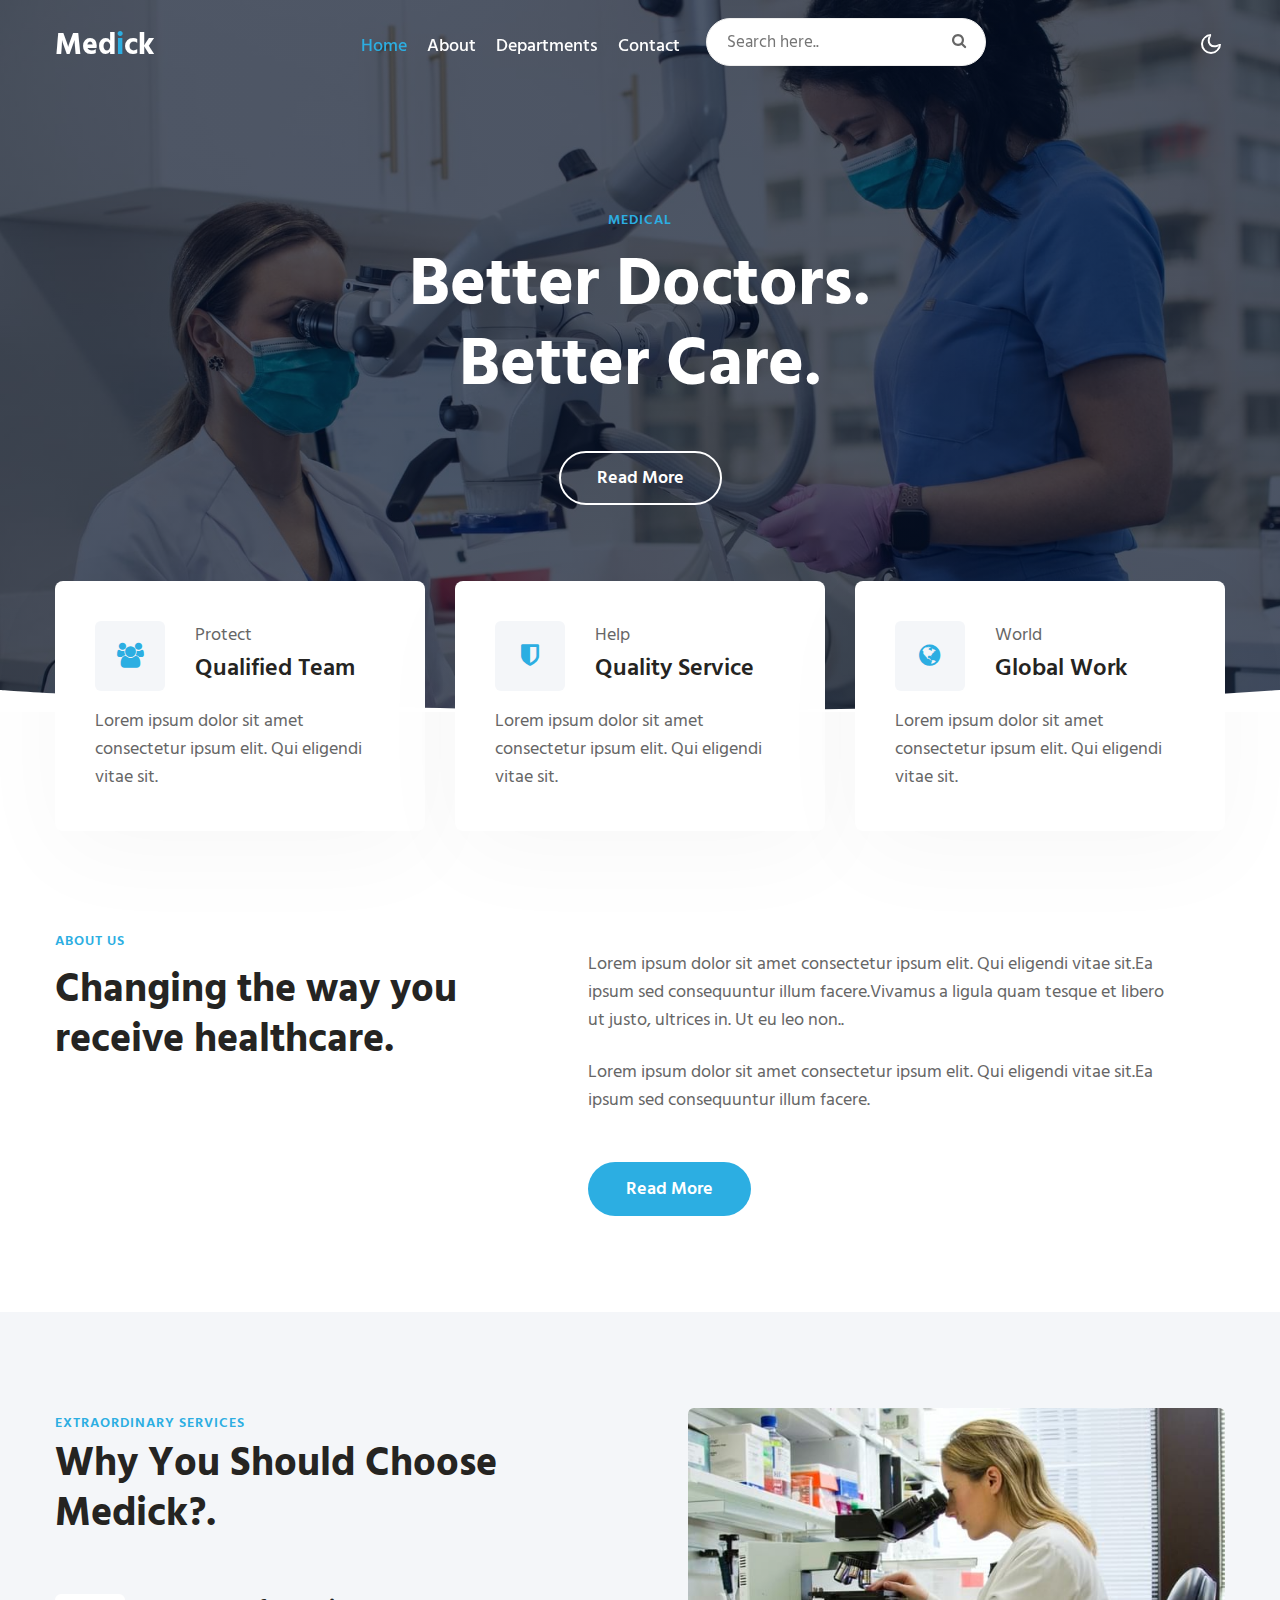
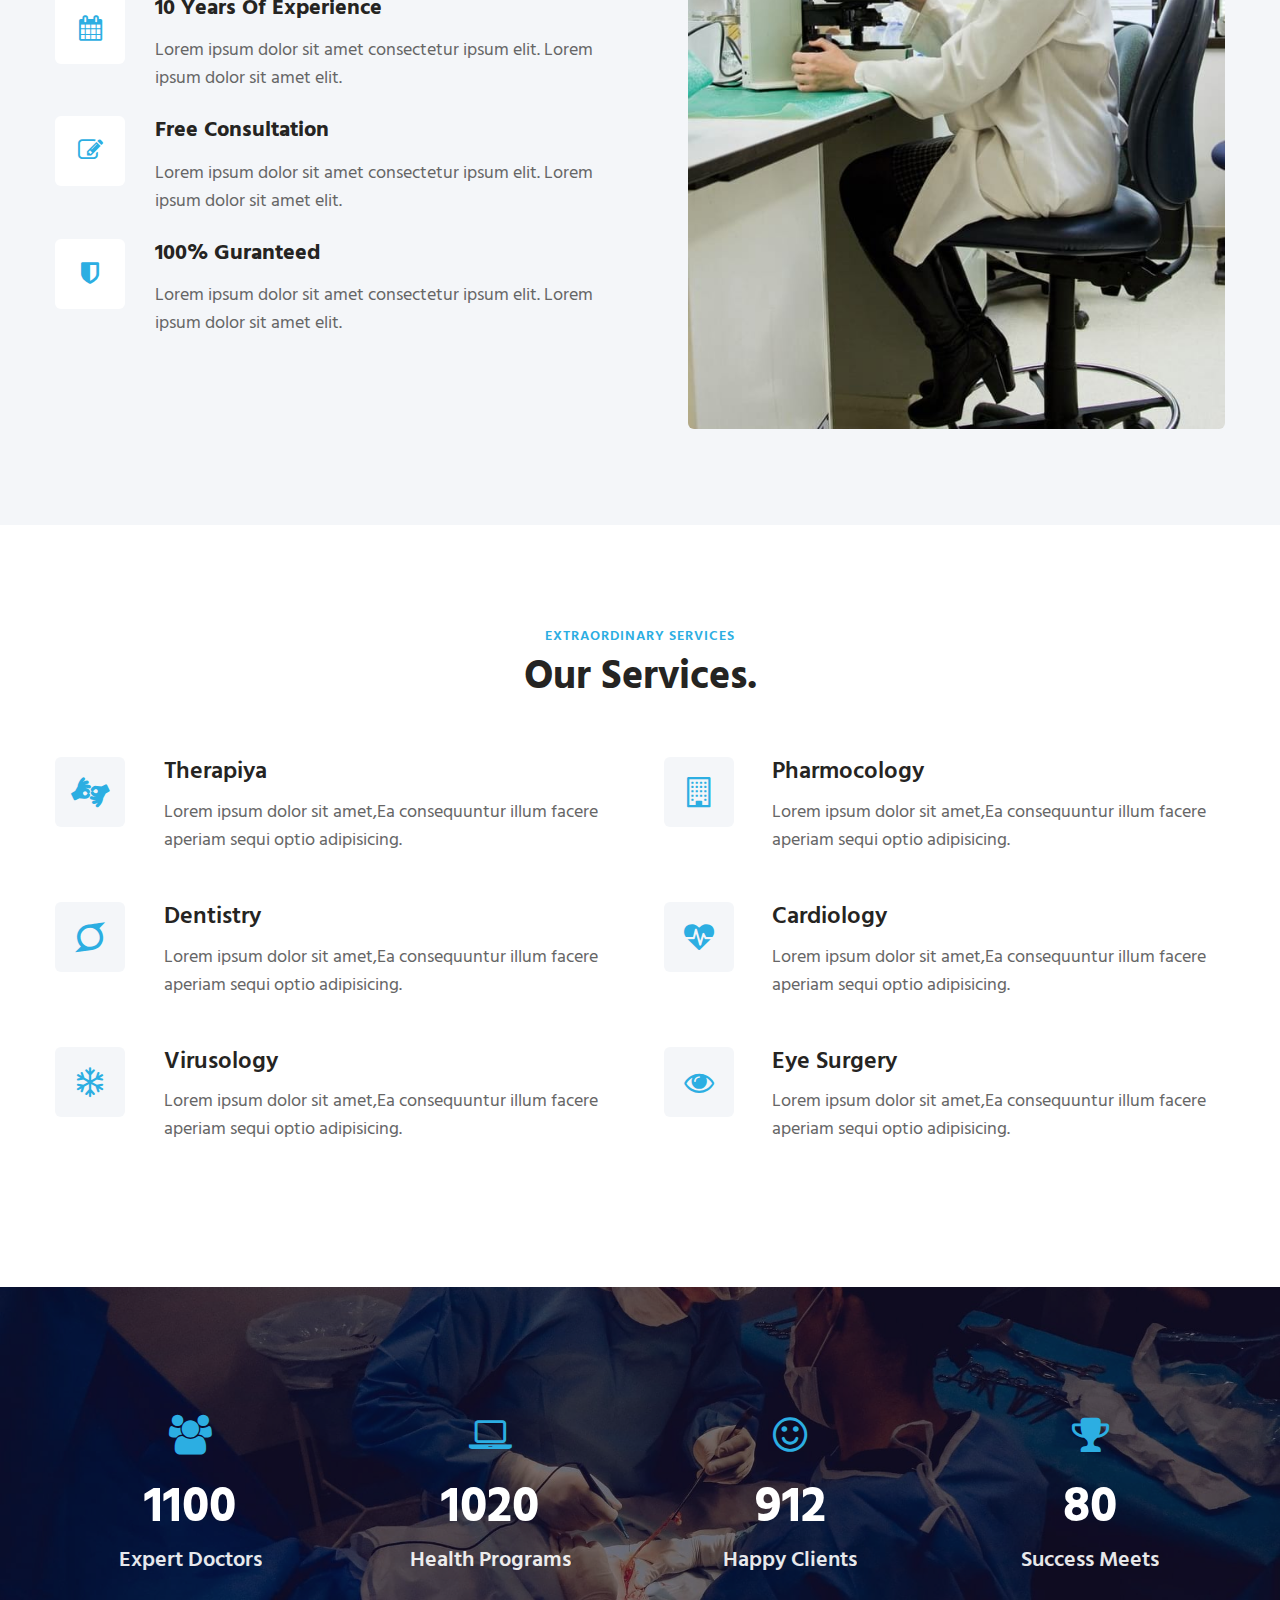
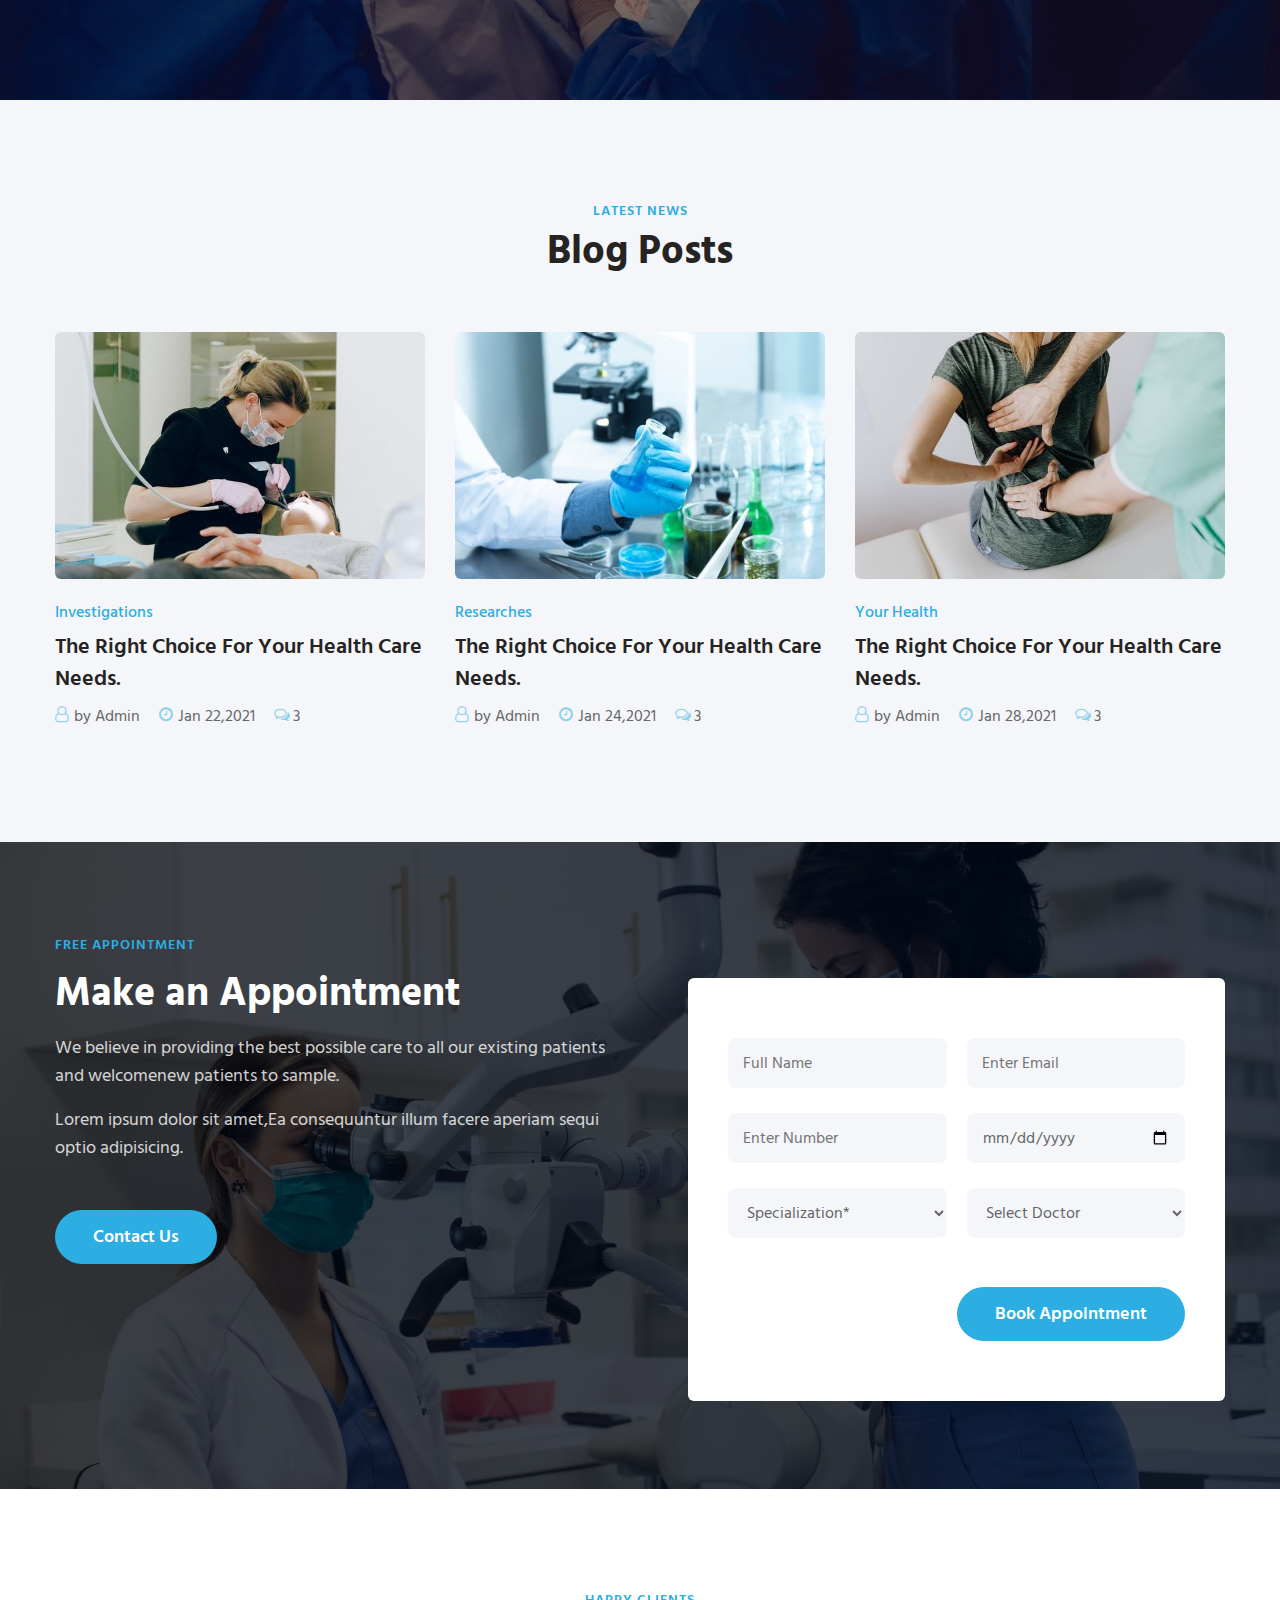
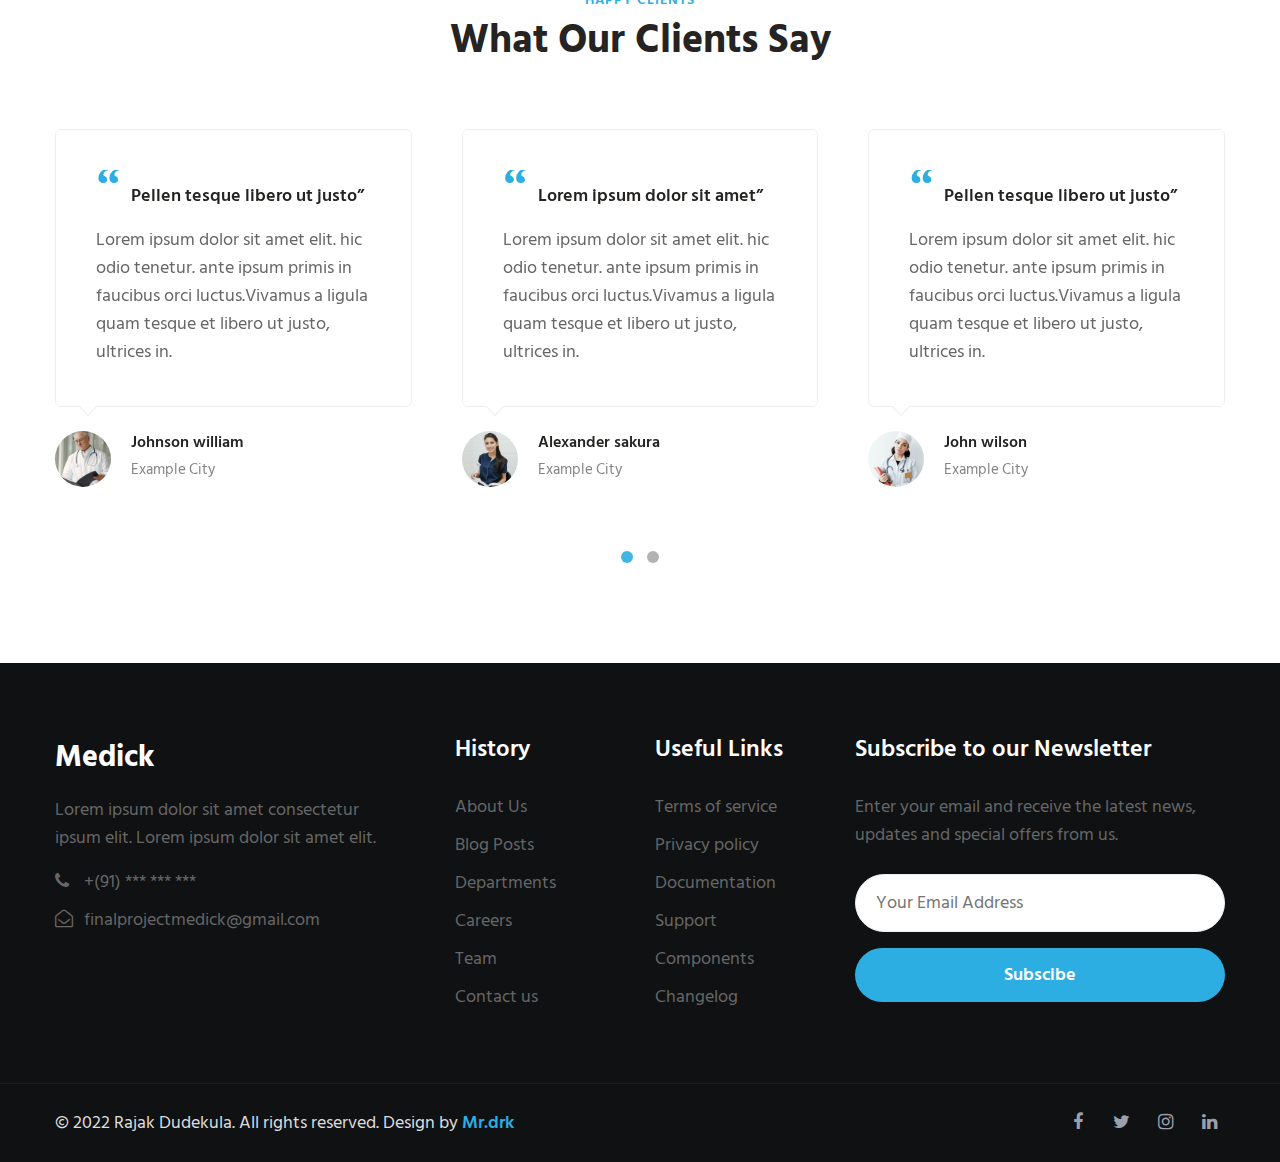
<file: index.html>
<!doctype html>
<html lang="zxx">

<head>

  <meta charset="utf-8">
  <meta name="viewport" content="width=device-width, initial-scale=1, shrink-to-fit=no">
  <meta name="keywords"
    content="Medick-Final-Project for Future Ready Talent"/>
  <title>Medick-Final-Project for Future Ready Talent </title>
  <link href="//fonts.googleapis.com/css2?family=Hind+Siliguri:wght@400;500;600;700&display=swap"
    rel="stylesheet">

    <link rel="stylesheet" href="assets/css/style-starter.css">
</head>

<body>
  <div class="header-w3l">

    <header id="site-header" class="header-w3l fixed-top">
    <div class="container">
      <nav class="navbar navbar-expand-lg stroke">
        <a class="navbar-brand" href="index.html">
         Med<span class="sub-logo">i</span>ck</span>
        </a>
        
        <button class="navbar-toggler  collapsed bg-gradient" type="button" data-toggle="collapse"
          data-target="#navbarTogglerDemo02" aria-controls="navbarTogglerDemo02" aria-expanded="false"
          aria-label="Toggle navigation">
          <span class="navbar-toggler-icon fa icon-expand fa-bars"></span>
          <span class="navbar-toggler-icon fa icon-close fa-times"></span>
          </span>
        </button>

        <div class="collapse navbar-collapse" id="navbarTogglerDemo02">
          <ul class="navbar-nav mx-lg-auto">
            <li class="nav-item active">
              <a class="nav-link" href="index.html">Home</a>
            </li>
            <li class="nav-item">
              <a class="nav-link" href="about.html">About</a>
            </li>
            <li class="nav-item">
              <a class="nav-link" href="services.html">Departments</a>
            </li>
            
            <li class="nav-item">
              <a class="nav-link" href="contact.html">Contact</a>
            </li>
            <li class="search-bar ml-lg-3 mr-lg-5 mt-lg-0 mt-4">

              <form class="search position-relative">
                <input type="search" class="search__input" name="search" placeholder="Search here.."
                  onload="equalWidth()" required="">
                <span class="fa fa-search search__icon"></span>
              </form>

              
            </li>

          </ul>

        </div>
        
        <div class="mobile-position">
          <nav class="navigation">
            <div class="theme-switch-wrapper">
              <label class="theme-switch" for="checkbox">
                <input type="checkbox" id="checkbox">
                <div class="mode-container">
                  <i class="gg-sun"></i>
                  <i class="gg-moon"></i>
                </div>
              </label>
            </div>
          </nav>
        </div>
        
      </nav>
    </div>
  </header>
</div>

  <div class="banner-w3l-main">
    <div class="w3l-banner-content">
      <div class="container">
        <div class="bannerhny-info text-center">
          <h6 class="title-subhny mb-2">Medical</h6>
          <h3 class="">Better Doctors. Better Care.</h3>
          <a class="btn btn-style btn-white mt-sm-5 mt-4" href="about.html">
            Read More</a>
        </div>
      </div>
    </div>

    <section class="home-services pt-lg-0">
      <div class="container">
        <div class="row">
          <div class="col-lg-4 col-md-6 col-sm-12">
            <div class="box-wrap">
              <div class="box-wrap-grid">
                <div class="icon">
                  <span class="fa fa-users"></span>
                </div>
                <div class="info">
                  <p>Protect</p>
                  <h4><a href="#url">Qualified Team</a></h4>
                </div>
              </div>
              <p class="mt-3">Lorem ipsum dolor sit amet consectetur ipsum elit. Qui eligendi vitae sit.</p>
            </div>
          </div>
          <div class="col-lg-4 col-md-6 col-sm-12 mt-md-0 mt-4">
            <div class="box-wrap">
              <div class="box-wrap-grid">
                <div class="icon">
                  <span class="fa fa-shield"></span>
                </div>
                <div class="info">
                  <p>Help</p>
                  <h4><a href="#url">Quality Service</a></h4>

                </div>
              </div>
              <p class="mt-3">Lorem ipsum dolor sit amet consectetur ipsum elit. Qui eligendi vitae sit.</p>
            </div>
          </div>
          <div class="col-lg-4 col-md-6 col-sm-12 mt-lg-0 mt-4">
            <div class="box-wrap">
              <div class="box-wrap-grid">
                <div class="icon">
                  <span class="fa fa-globe"></span>
                </div>
                <div class="info">
                  <p>World</p>
                  <h4><a href="#url">Global Work</a></h4>

                </div>
              </div>
              <p class="mt-3">Lorem ipsum dolor sit amet consectetur ipsum elit. Qui eligendi vitae sit.</p>
            </div>
          </div>
        </div>
      </div>
    </section>

  </div>

  

  <div class="position-relative">
    <div class="shape overflow-hidden">
      <svg viewBox="0 0 2880 48" fill="none" xmlns="http://www.w3.org/2000/svg">
        <path d="M0 48H1437.5H2880V0H2160C1442.5 52 720 0 720 0H0V48Z" fill="currentColor"></path>
      </svg>
    </div>
  </div>


  <div class="w3l-content-1 py-5">
    <div class="container py-lg-5 py-md-4 py-2">
      <div class="row w3l-content-inf mt-lg-5 pt-lg-5">
        <div class="col-lg-5 w3l-content-left mt-lg-4">
          <h6 class="title-subhny mb-2">About Us</h6>
          <h3 class="title-w3l mb-4">Changing the way you receive healthcare.</h3>
        </div>
        <div class="col-lg-7 w3l-content-right pl-lg-5 mt-lg-4">
          <p class="para-sub pr-lg-5 mt-md-4 mt-3 mx-auto">Lorem ipsum dolor sit amet consectetur ipsum elit. Qui
            eligendi
            vitae sit.Ea
            ipsum sed consequuntur illum facere.Vivamus a ligula quam tesque et libero ut justo, ultrices in. Ut eu leo
            non..
          </p>
          <p class="para-sub pr-lg-5 mt-md-4 mt-3 mx-auto">Lorem ipsum dolor sit amet consectetur ipsum elit. Qui
            eligendi
            vitae sit.Ea
            ipsum sed consequuntur illum facere.
          </p>
          <a class="btn btn-style btn-outline-light mt-sm-5 mt-4 mr-2" href="about.html">
            Read More</a>
        </div>
      </div>
    </div>
  </div>

  <div class="w3l-content-2 py-5">
    <div class="container py-md-5 py-2">
      <div class="row whybox-wrap">
        <div class="col-lg-6 whybox-wrap-left">
          <div class="title-content text-left">
            <h6 class="title-subhny">Extraordinary Services</h6>
            <h3 class="title-w3l mb-sm-5 mb-4 pb-2">Why You Should Choose Medick?.</h3>
          </div>

          <div class="whybox-wrap-grid mb-4">
            <div class="icon">
              <span class="fa fa-calendar"></span>
            </div>
            <div class="info">
              <h4><a href="#url">10 Years Of Experience</a></h4>
              <p class="mt-3">Lorem ipsum dolor sit amet consectetur ipsum elit. Lorem ipsum dolor sit amet elit. </p>
            </div>
          </div>
          <div class="whybox-wrap-grid mb-4">
            <div class="icon">
              <span class="fa fa-pencil-square-o"></span>
            </div>
            <div class="info">
              <h4><a href="#url">Free Consultation</a></h4>
              <p class="mt-3">Lorem ipsum dolor sit amet consectetur ipsum elit. Lorem ipsum dolor sit amet elit. </p>
            </div>
          </div>
          <div class="whybox-wrap-grid mb-4">
            <div class="icon">
              <span class="fa fa-shield"></span>
            </div>
            <div class="info">
              <h4><a href="#url">100% Guranteed</a></h4>
              <p class="mt-3">Lorem ipsum dolor sit amet consectetur ipsum elit. Lorem ipsum dolor sit amet elit. </p>
            </div>
          </div>
        </div>
        <div class="col-lg-6 whybox-wrap-right pl-lg-5 position-relative mt-lg-0 mt-4">
          <img src="assets/images/ab.jpg" alt="" class="img-fluid radius-image">

        </div>
      </div>

    </div>
  </div>

  <section class="w3l-content-4 py-5" id="features">
    <div class="content-4-main py-lg-5 py-md-4">
      <div class="container">
        <div class="title-content text-center">
          <h6 class="title-subhny">Extraordinary Services</h6>
          <h3 class="title-w3l mb-sm-5 mb-4 pb-lg-2">Our Services.</h3>
        </div>
        <div class="content-info-in row">
          <div class="content-left col-lg-6">
            <div class="row content4-right-grids mb-sm-5 mb-4">
              <div class="col-lg-2 col-3 content4-right-icon">
                <div class="content4-icon icon-clr1">
                  <span class="fa fa-american-sign-language-interpreting"></span>
                </div>
              </div>
              <div class="col-lg-10 col-9 content4-right-info pl-4">
                <h6><a href="#url">Therapiya</a></h6>
                <p>Lorem ipsum dolor sit amet,Ea consequuntur illum facere aperiam sequi optio
                  adipisicing.</p>
              </div>
            </div>
            <div class="row content4-right-grids mb-sm-5 mb-4">
              <div class="col-lg-2 col-3 content4-right-icon">
                <div class="content4-icon icon-clr2">
                  <span class="fa fa-superpowers"></span>
                </div>
              </div>
              <div class="col-lg-10 col-9 content4-right-info pl-4">
                <h6><a href="#url">Dentistry</a></h6>
                <p>Lorem ipsum dolor sit amet,Ea consequuntur illum facere aperiam sequi optio
                  adipisicing.</p>
              </div>
            </div>
            <div class="row content4-right-grids mb-sm-5 mb-4">
              <div class="col-lg-2 col-3 content4-right-icon">
                <div class="content4-icon icon-clr2">
                  <span class="fa fa-snowflake-o"></span>
                </div>
              </div>
              <div class="col-lg-10 col-9 content4-right-info pl-4">
                <h6><a href="#url">Virusology</a></h6>
                <p>Lorem ipsum dolor sit amet,Ea consequuntur illum facere aperiam sequi optio
                  adipisicing.</p>
              </div>
            </div>
          </div>
          <div class="content-right col-lg-6 pl-lg-4 mt-lg-0 mt-2">
            <div class="row content4-right-grids mb-sm-5 mb-4">
              <div class="col-lg-2 col-3 content4-right-icon">
                <div class="content4-icon icon-clr3">
                  <span class="fa fa-building-o"></span>
                </div>
              </div>
              <div class="col-lg-10 col-9 content4-right-info pl-4">
                <h6><a href="#url">Pharmocology</a></h6>
                <p>Lorem ipsum dolor sit amet,Ea consequuntur illum facere aperiam sequi optio
                  adipisicing.</p>
              </div>
            </div>
            <div class="row content4-right-grids mb-sm-5 mb-4">
              <div class="col-lg-2 col-3 content4-right-icon">
                <div class="content4-icon icon-clr4">
                  <span class="fa fa-heartbeat"></span>
                </div>
              </div>
              <div class="col-lg-10 col-9 content4-right-info pl-4">
                <h6><a href="#url"> Cardiology</a></h6>
                <p>Lorem ipsum dolor sit amet,Ea consequuntur illum facere aperiam sequi optio
                  adipisicing.</p>
              </div>
            </div>
            <div class="row content4-right-grids">
              <div class="col-lg-2 col-3 content4-right-icon">
                <div class="content4-icon icon-clr4">
                  <span class="fa fa-eye"></span>
                </div>
              </div>
              <div class="col-lg-10 col-9 content4-right-info pl-4">
                <h6><a href="#url"> Eye Surgery</a></h6>
                <p>Lorem ipsum dolor sit amet,Ea consequuntur illum facere aperiam sequi optio
                  adipisicing.</p>
              </div>
            </div>
          </div>
        </div>
      </div>
    </div>
  </section>


  <section class="w3l-stats py-lg-0 py-5" id="stats">
    <div class="gallery-inner container py-lg-0 py-3">
      <div class="row stats-con">
        <div class="col-lg-3 col-6 stats_info counter_grid">
          <span class="fa fa-users"></span>
          <p class="counter">1100</p>
          <h4>Expert Doctors</h4>
        </div>
        <div class="col-lg-3 col-6 stats_info counter_grid1">
          <span class="fa fa-laptop"></span>
          <p class="counter">1020</p>
          <h4>Health Programs</h4>
        </div>
        <div class="col-lg-3 col-6 stats_info counter_grid mt-lg-0 mt-5">
          <span class="fa fa-smile-o"></span>
          <p class="counter">912</p>
          <h4>Happy Clients</h4>
        </div>
        <div class="col-lg-3 col-6 stats_info counter_grid2 mt-lg-0 mt-5">
          <span class="fa fa-trophy"></span>
          <p class="counter">80</p>
          <h4>Success Meets</h4>
        </div>
      </div>
    </div>
  </section>
  
  <section class="w3l-blog py-5" id="blog">
    <div class="container py-lg-5 py-md-4 py-2">
      <div class="title-content text-center">
        <h6 class="title-subhny text-center">Latest News</h6>
        <h3 class="title-w3l pb-sm-o pb-2 text-center">Blog Posts</h3>
      </div>
      <div class="row inner-sec-w3ls">
        <!--/services-grids-->
        <div class="col-lg-4 col-md-6 about-in blog-grid-info text-left mt-5">
          <div class="card img">
            <div class="card-body img">
              <a href="blog-single.html" class="d-block">
                <img src="assets/images/g7.jpg" alt="" class="img-fluid radius-image">
              </a>
              <div class="blog-des mt-4">
                <h6 class="card-cap mb-2"><a href="blog-single.html">Investigations</a></h6>
                <h5 class="card-title mb-2"><a href="blog-single.html">The Right Choice For Your Health Care Needs.</a>
                </h5>
                <ul class="admin-post mb-3">
                  <li>
                    <span class="fa fa-user-o"></span><a href="#admin"> by Admin</a>
                  </li>
                  <li>
                    <p><span class="fa fa-clock-o"></span> Jan 22,2021</p>
                  </li>
                  <li>
                    <a href="#comments"><span class="fa fa-comments-o"></span> 3</a>
                  </li>
                </ul>

              </div>
            </div>
          </div>
        </div>
        <div class="col-lg-4 col-md-6 about-in blog-grid-info text-left mt-5">
          <div class="card img">
            <div class="card-body img">
              <a href="blog-single.html" class="d-block">
                <img src="assets/images/g5.jpg" alt="" class="img-fluid radius-image">
              </a>
              <div class="blog-des mt-4">
                <h6 class="card-cap mb-2"><a href="blog-single.html">Researches</a></h6>
                <h5 class="card-title mb-2"><a href="blog-single.html">The Right Choice For Your Health Care Needs.</a>
                </h5>
                <ul class="admin-post mb-3">
                  <li>
                    <span class="fa fa-user-o"></span><a href="#admin"> by Admin</a>
                  </li>
                  <li>
                    <p><span class="fa fa-clock-o"></span> Jan 24,2021</p>
                  </li>
                  <li>
                    <a href="#comments"><span class="fa fa-comments-o"></span> 3</a>
                  </li>
                </ul>

              </div>
            </div>
          </div>
        </div>
        <div class="col-lg-4 col-md-6 about-in blog-grid-info text-left mt-5">
          <div class="card img">
            <div class="card-body img">
              <a href="blog-single.html" class="d-block">
                <img src="assets/images/g3.jpg" alt="" class="img-fluid radius-image">
              </a>
              <div class="blog-des mt-4">
                <h6 class="card-cap mb-2"><a href="blog-single.html">Your Health </a></h6>
                <h5 class="card-title mb-2"><a href="blog-single.html">The Right Choice For Your Health Care Needs.</a>
                </h5>
                <ul class="admin-post mb-3">
                  <li>
                    <span class="fa fa-user-o"></span><a href="#admin"> by Admin</a>
                  </li>
                  <li>
                    <p><span class="fa fa-clock-o"></span> Jan 28,2021</p>
                  </li>
                  <li>
                    <a href="#comments"><span class="fa fa-comments-o"></span> 3</a>
                  </li>
                </ul>

              </div>
            </div>
          </div>
        </div>
      </div>
    </div>
    </div>
  </section>
  <!--//Blog-Posts-->

  <section class="w3l-content-3 py-5">

    <div class="content-3-info py-3">
      <div class="container py-lg-4">
        <div class="row appointment-formw3">
          <div class="col-lg-6 welcome-left">
            <h6 class="title-subhny mb-2">Free Appointment</h6>
            <h3 class="title-w3l two mb-3">Make an Appointment</h3>
            <p class="mb-3">
              We believe in providing the best possible care to all our existing patients and welcomenew patients to
              sample.</p>
            <p>Lorem ipsum dolor sit amet,Ea consequuntur illum facere aperiam sequi optio adipisicing.</p>
            <a class="btn btn-style btn-outline-light mt-sm-5 mt-4 mr-2" href="#">
              Contact Us</a>
          </div>
          <div class="col-lg-6 free-appointment pl-lg-5 mt-5">
            <div class="appointment-form">
              <form action="#" method="post">
                <div class="fields-grid">
                  <div class="styled-input">

                    <div class="appointment-form-field">

                      <input type="text" name="fullname" placeholder="Full Name" required="">
                    </div>
                  </div>
                  <div class="styled-input">

                    <div class="appointment-form-field">

                      <input type="email" name="email" placeholder="Enter Email" required="">
                    </div>
                  </div>
                  <div class="styled-input">

                    <div class="appointment-form-field">

                      <input type="text" name="phone" placeholder="Enter Number" required="">
                    </div>
                  </div>

                  <div class="styled-input">

                    <div class="appointment-form-field">

                      <input type="date" name="date" placeholder="Set a Date" required="">
                    </div>
                  </div>
                  <div class="styled-input">

                    <div class="appointment-form-field">

                      <select id="department" required="Specialization">
                        <option value="">Specialization*</option>
                        <option value="">Cardiology</option>
                        <option value="">Heart Surgery</option>
                        <option value="">Skin Care</option>
                        <option value="">Body Check-up</option>
                        <option value="">Numerology</option>
                        <option value="">Diagnosis</option>
                        <option value="">Others</option>
                      </select>
                    </div>
                  </div>
                  <div class="styled-input">

                    <div class="appointment-form-field">

                      <select id="doctor" required="Select Doctor">
                        <option value="">Select Doctor</option>
                        <option value="">Doctor 1</option>
                        <option value="">Doctor 2</option>
                        <option value="">Doctor 3</option>
                        <option value="">Doctor 4</option>
                        <option value="">Doctor 5</option>
                        <option value="">Doctor 6</option>
                        <option value="">Doctor 7</option>
                      </select>
                    </div>
                  </div>

                </div>
                <div class="appointment-btn text-lg-right">
                  <button type="submit" class="btn btn-style btn-primary mt-4">Book Appointment</button>
                </div>
              </form>
            </div>
          </div>
        </div>
      </div>
    </div>
  </section>

  <!-- testimonials section -->
  <section class="w3l-clients w3l-test pb-5" id="testimonials">
    <div class="midd-w3 py-5">
      <div class="container py-lg-5 py-md-4 pt-2 pb-lg-5">
        <div class="title-content text-center">
          <h6 class="title-subhny text-center">Happy Clients</h6>
          <h3 class="title-w3l mb-sm-5 mb-4 pb-sm-o pb-2 text-center">What Our Clients Say</h3>
        </div>
        <div id="owl-demo2" class="owl-carousel owl-theme mt-4 py-md-2 mb-md-4">
          <div class="item">
            <div class="testimonial-content">
              <div class="testimonial">
                <blockquote>
                  <q>Pellen tesque libero ut justo</q>
                </blockquote>
                <p>Lorem ipsum dolor sit amet elit. hic odio tenetur. ante ipsum primis in
                  faucibus orci luctus.Vivamus a ligula quam tesque et libero ut justo, ultrices in. </p>
              </div>
              <div class="bottom-info mt-4">
                <a class="comment-img" href="#url"><img src="assets/images/team1.jpg" class="img-responsive"
                    alt="placeholder image"></a>
                <div class="people-info align-self">
                  <h3>Johnson william</h3>
                  <p class="identity">Example City</p>
                </div>
              </div>
            </div>
          </div>
          <div class="item">
            <div class="testimonial-content">
              <div class="testimonial">
                <blockquote>
                  <q>Lorem ipsum dolor sit amet</q>
                </blockquote>
                <p>Lorem ipsum dolor sit amet elit. hic odio tenetur. ante ipsum primis in
                  faucibus orci luctus.Vivamus a ligula quam tesque et libero ut justo, ultrices in. </p>
              </div>
              <div class="bottom-info mt-4">
                <a class="comment-img" href="#url"><img src="assets/images/team2.jpg" class="img-responsive"
                    alt="placeholder image"></a>
                <div class="people-info align-self">
                  <h3>Alexander sakura</h3>
                  <p class="identity">Example City</p>
                </div>
              </div>
            </div>
          </div>
          <div class="item">
            <div class="testimonial-content">
              <div class="testimonial">
                <blockquote>
                  <q>Pellen tesque libero ut justo</q>
                </blockquote>
                <p>Lorem ipsum dolor sit amet elit. hic odio tenetur. ante ipsum primis in
                  faucibus orci luctus.Vivamus a ligula quam tesque et libero ut justo, ultrices in. </p>
              </div>
              <div class="bottom-info mt-4">
                <a class="comment-img" href="#url"><img src="assets/images/team3.jpg" class="img-responsive"
                    alt="placeholder image"></a>
                <div class="people-info align-self">
                  <h3>John wilson</h3>
                  <p class="identity">Example City</p>
                </div>
              </div>
            </div>
          </div>
          <div class="item">
            <div class="testimonial-content">
              <div class="testimonial">
                <blockquote>
                  <q>Lorem ipsum dolor sit amet</q>
                </blockquote>
                <p>Lorem ipsum dolor sit amet elit. hic odio tenetur. ante ipsum primis in
                  faucibus orci luctus.Vivamus a ligula quam tesque et libero ut justo, ultrices in. </p>
              </div>
              <div class="bottom-info mt-4">
                <a class="comment-img" href="#url"><img src="assets/images/team2.jpg" class="img-responsive"
                    alt="placeholder image"></a>
                <div class="people-info align-self">
                  <h3>Julia sakura</h3>
                  <p class="identity">Example City</p>
                </div>
              </div>
            </div>
          </div>
          <div class="item">
            <div class="testimonial-content">
              <div class="testimonial">
                <blockquote>
                  <q>Pellen tesque libero ut justo</q>
                </blockquote>
                <p>Lorem ipsum dolor sit amet elit. hic odio tenetur. ante ipsum primis in
                  faucibus orci luctus.Vivamus a ligula quam tesque et libero ut justo, ultrices in. </p>
              </div>
              <div class="bottom-info mt-4">
                <a class="comment-img" href="#url"><img src="assets/images/team3.jpg" class="img-responsive"
                    alt="placeholder image"></a>
                <div class="people-info align-self">
                  <h3>John wilson</h3>
                  <p class="identity">Example City</p>
                </div>
              </div>
            </div>
          </div>
          <div class="item">
            <div class="testimonial-content">
              <div class="testimonial">
                <blockquote>
                  <q>Lorem ipsum dolor sit amet.</q>
                </blockquote>
                <p>Lorem ipsum dolor sit amet elit. hic odio tenetur. ante ipsum primis in
                  faucibus orci luctus.Vivamus a ligula quam tesque et libero ut justo, ultrices in. </p>
              </div>
              <div class="bottom-info mt-4">
                <a class="comment-img" href="#url"><img src="assets/images/team2.jpg" class="img-responsive"
                    alt="placeholder image"></a>
                <div class="people-info align-self">
                  <h3>Julia sakura</h3>
                  <p class="identity">Example City</p>
                </div>
              </div>
            </div>
          </div>
        </div>
      </div>
    </div>
  </section>
  <!-- //testimonials section -->

  <!-- footer -->
  <section class="w3l-footer-29-main">
    <div class="footer-29 py-5">
      <div class="container py-lg-4">
        <div class="row footer-top-29">
          <div class="col-lg-4 col-md-6 col-sm-7 footer-list-29 footer-1 pr-lg-5">
            <div class="footer-logo mb-3">
              <a class="navbar-brand" href="index.html">Medick</a>
            </div>
            <p>Lorem ipsum dolor sit amet consectetur ipsum elit. Lorem ipsum dolor sit amet elit.</p>
            <ul class="mt-3">
              <li><a href="tel:+(91) *** *** ***"><span class="fa fa-phone"></span> +(91) *** *** ***</a></li>
              <li><a href="finalprojectmedick@gmail.com" class="mail"><span class="fa fa-envelope-open-o"></span>
                  finalprojectmedick@gmail.com</a></li>
            </ul>
          </div>
          <div class="col-lg-2 col-md-6 col-sm-5 col-6 footer-list-29 footer-2 mt-sm-0 mt-5">

            <ul>
             <h6 class="footer-title-29">History</h6>
              <li><a href="about.html">About Us</a></li>
              <li><a href="blog.html"> Blog Posts</a></li>
              <li><a href="services.html">Departments</a></li>
              <li><a href="#careers"> Careers</a></li>
              <li><a href="about.html">Team</a></li>
              <li><a href="contact.html">Contact us</a></li>
            </ul>
          </div>
          <div class="col-lg-2 col-md-6 col-sm-5 col-6 footer-list-29 footer-3 mt-lg-0 mt-5">
            <h6 class="footer-title-29">Useful Links</h6>
            <ul>
              <li><a href="#terms">Terms of service</a></li>
              <li><a href="#privacy"> Privacy policy</a></li>
              <li><a href="#doc"> Documentation</a></li>
              <li><a href="#support"> Support</a></li>
              <li><a href="#components"> Components</a></li>
              <li><a href="#changelog"> Changelog</a></li>
            </ul>

          </div>
          <div class="col-lg-4 col-md-6 col-sm-7 footer-list-29 footer-4 mt-lg-0 mt-5">
            <h6 class="footer-title-29">Subscribe to our Newsletter </h6>
            <p>Enter your email and receive the latest news, updates and special offers from us.</p>

            <form action="#" class="subscribe" method="post">
              <input type="email" name="email" placeholder="Your Email Address" required="">
              <button class="btn btn-style btn-primary w-100 mt-3">Subscibe</button>
            </form>
          </div>
        </div>
      </div>
    </div>
  </section>
  <!-- //footer -->

  <!-- copyright -->
  <section class="w3l-copyright">
    <div class="container">
      <div class="row bottom-copies">
        <p class="col-lg-8 copy-footer-29">© 2022 Rajak Dudekula. All rights reserved. Design by <a
            href="https://rajakdrk.github.io/mrdrk/" target="_blank">
            Mr.drk</a></p>

        <div class="col-lg-4 main-social-footer-29">
          <a href="#facebook" class="facebook"><span class="fa fa-facebook"></span></a>
          <a href="#twitter" class="twitter"><span class="fa fa-twitter"></span></a>
          <a href="#instagram" class="instagram"><span class="fa fa-instagram"></span></a>
          <a href="#linkedin" class="linkedin"><span class="fa fa-linkedin"></span></a>
        </div>

      </div>
    </div>

    <!-- move top -->
    <button onclick="topFunction()" id="movetop" title="Go to top">
      &#10548;
    </button>
    <script>
      // When the user scrolls down 20px from the top of the document, show the button
      window.onscroll = function () {
        scrollFunction()
      };

      function scrollFunction() {
        if (document.body.scrollTop > 20 || document.documentElement.scrollTop > 20) {
          document.getElementById("movetop").style.display = "block";
        } else {
          document.getElementById("movetop").style.display = "none";
        }
      }

      // When the user clicks on the button, scroll to the top of the document
      function topFunction() {
        document.body.scrollTop = 0;
        document.documentElement.scrollTop = 0;
      }
    </script>
    <!-- /move top -->
  </section>
  <!-- //copyright -->
  <!--//footer-->
  <!-- Template JavaScript -->
  <script src="assets/js/jquery-3.3.1.min.js"></script>
  <script src="assets/js/theme-change.js"></script>
  <!-- owl carousel -->
  <script src="assets/js/owl.carousel.js"></script>
  <!-- script for tesimonials carousel slider -->
  <script>
    $(document).ready(function () {
      $("#owl-demo2").owlCarousel({
        loop: true,
        nav: false,
        margin: 50,
        responsiveClass: true,
        responsive: {
          0: {
            items: 1,
            nav: false
          },
          736: {
            items: 1,
            nav: false
          },
          991: {
            items: 2,
            margin: 30,
            nav: false
          },
          1080: {
            items: 3,
            nav: false
          }
        }
      })
    })
  </script>
  <!-- //script for tesimonials carousel slider -->
  <!-- stats number counter-->
  <script src="assets/js/jquery.waypoints.min.js"></script>
  <script src="assets/js/jquery.countup.js"></script>
  <script>
    $('.counter').countUp();
  </script>
  <!-- //stats number counter -->
  <!-- disable body scroll which navbar is in active -->
  <script>
    $(function () {
      $('.navbar-toggler').click(function () {
        $('body').toggleClass('noscroll');
      })
    });
  </script>
  <!-- disable body scroll which navbar is in active -->

  <!--/MENU-JS-->
  <script>
    $(window).on("scroll", function () {
      var scroll = $(window).scrollTop();

      if (scroll >= 80) {
        $("#site-header").addClass("nav-fixed");
      } else {
        $("#site-header").removeClass("nav-fixed");
      }
    });

    //Main navigation Active Class Add Remove
    $(".navbar-toggler").on("click", function () {
      $("header").toggleClass("active");
    });
    $(document).on("ready", function () {
      if ($(window).width() > 991) {
        $("header").removeClass("active");
      }
      $(window).on("resize", function () {
        if ($(window).width() > 991) {
          $("header").removeClass("active");
        }
      });
    });
  </script>
  <!--//MENU-JS-->


  <script src="assets/js/bootstrap.min.js"></script>

</body>

</html>
</file>
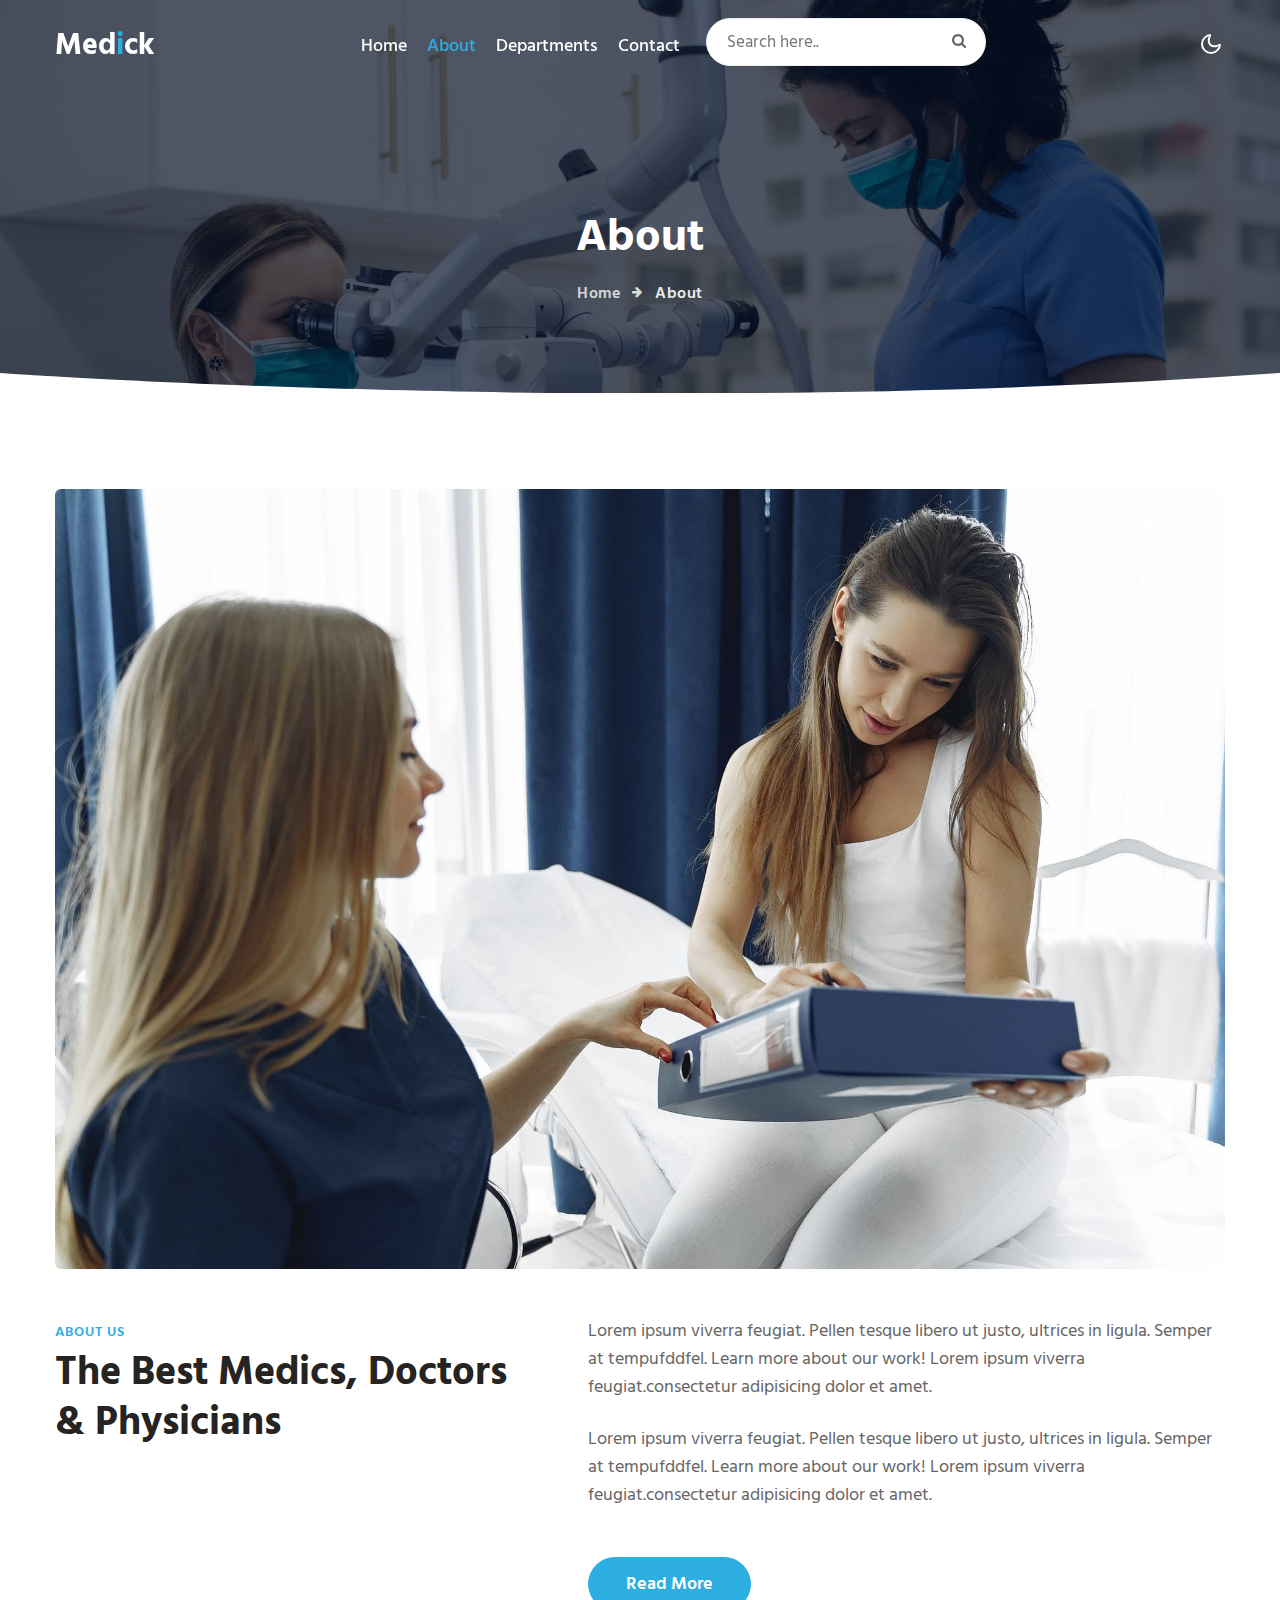
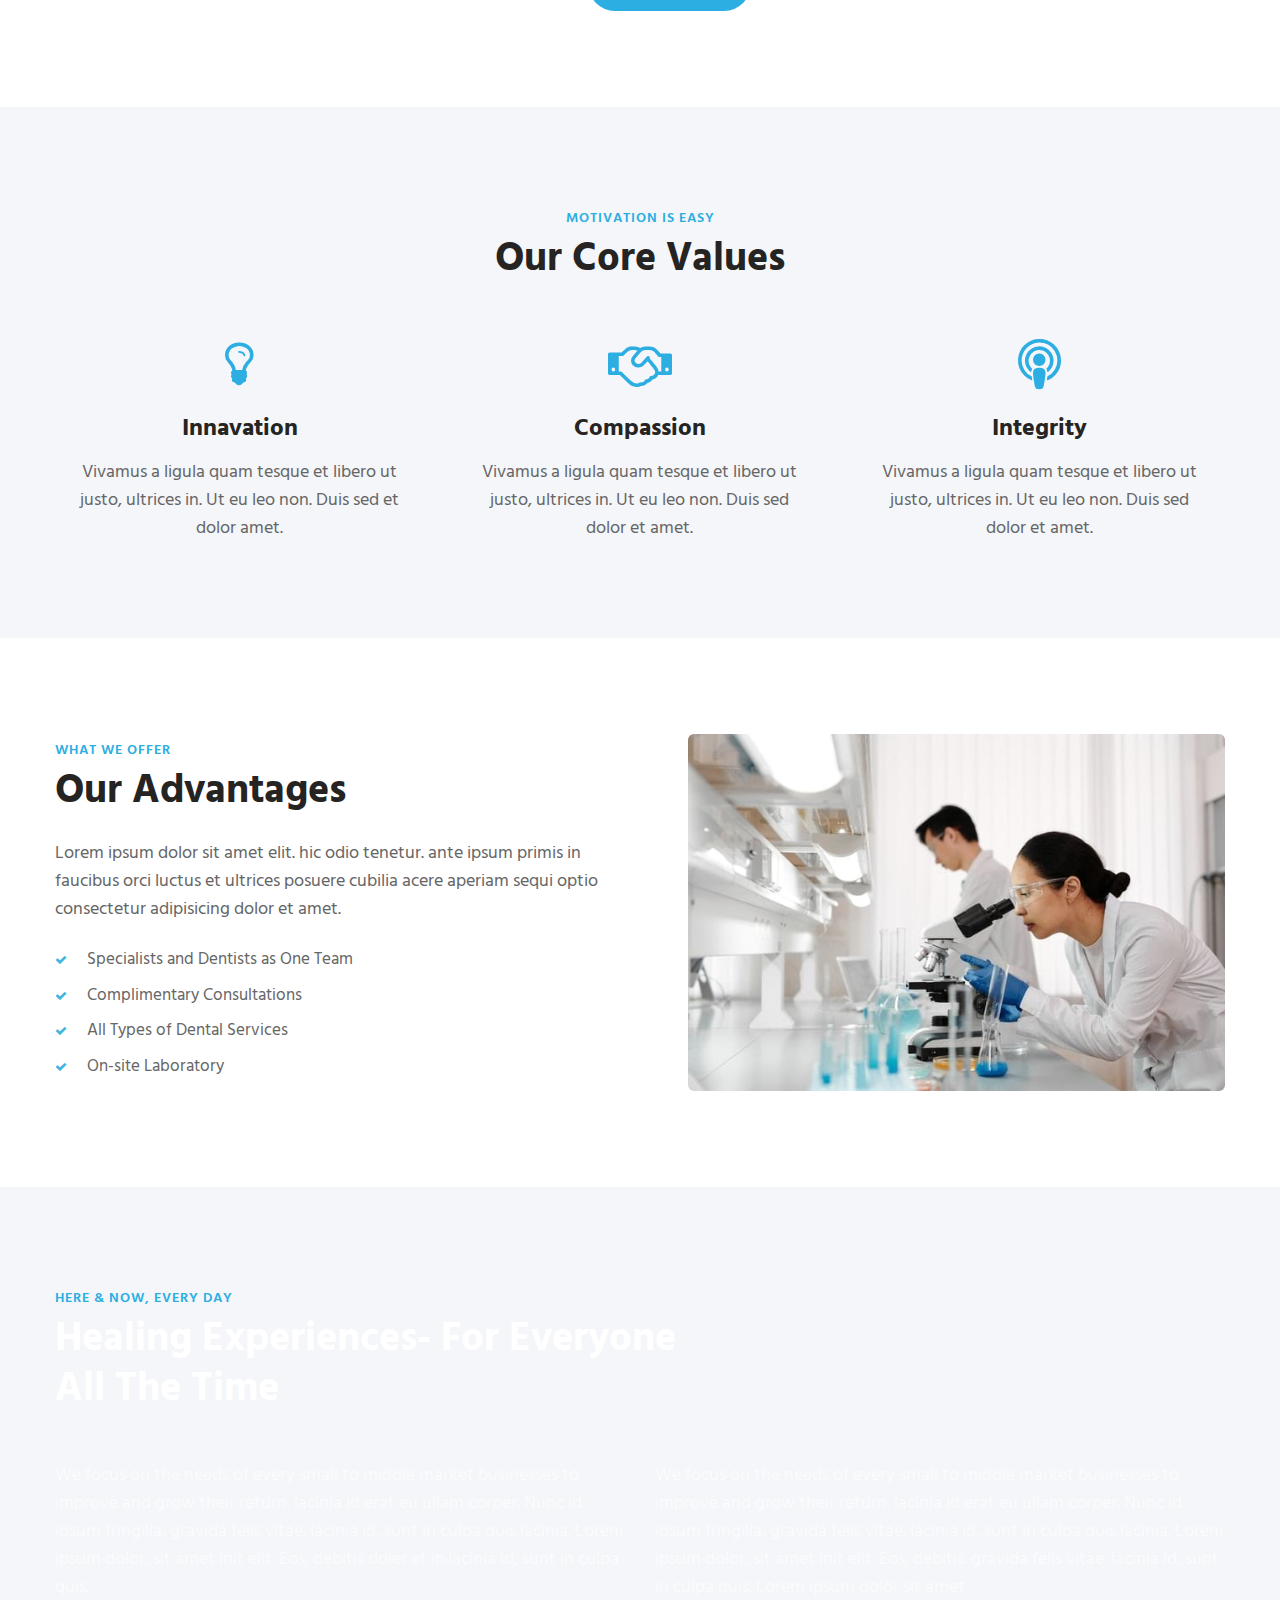
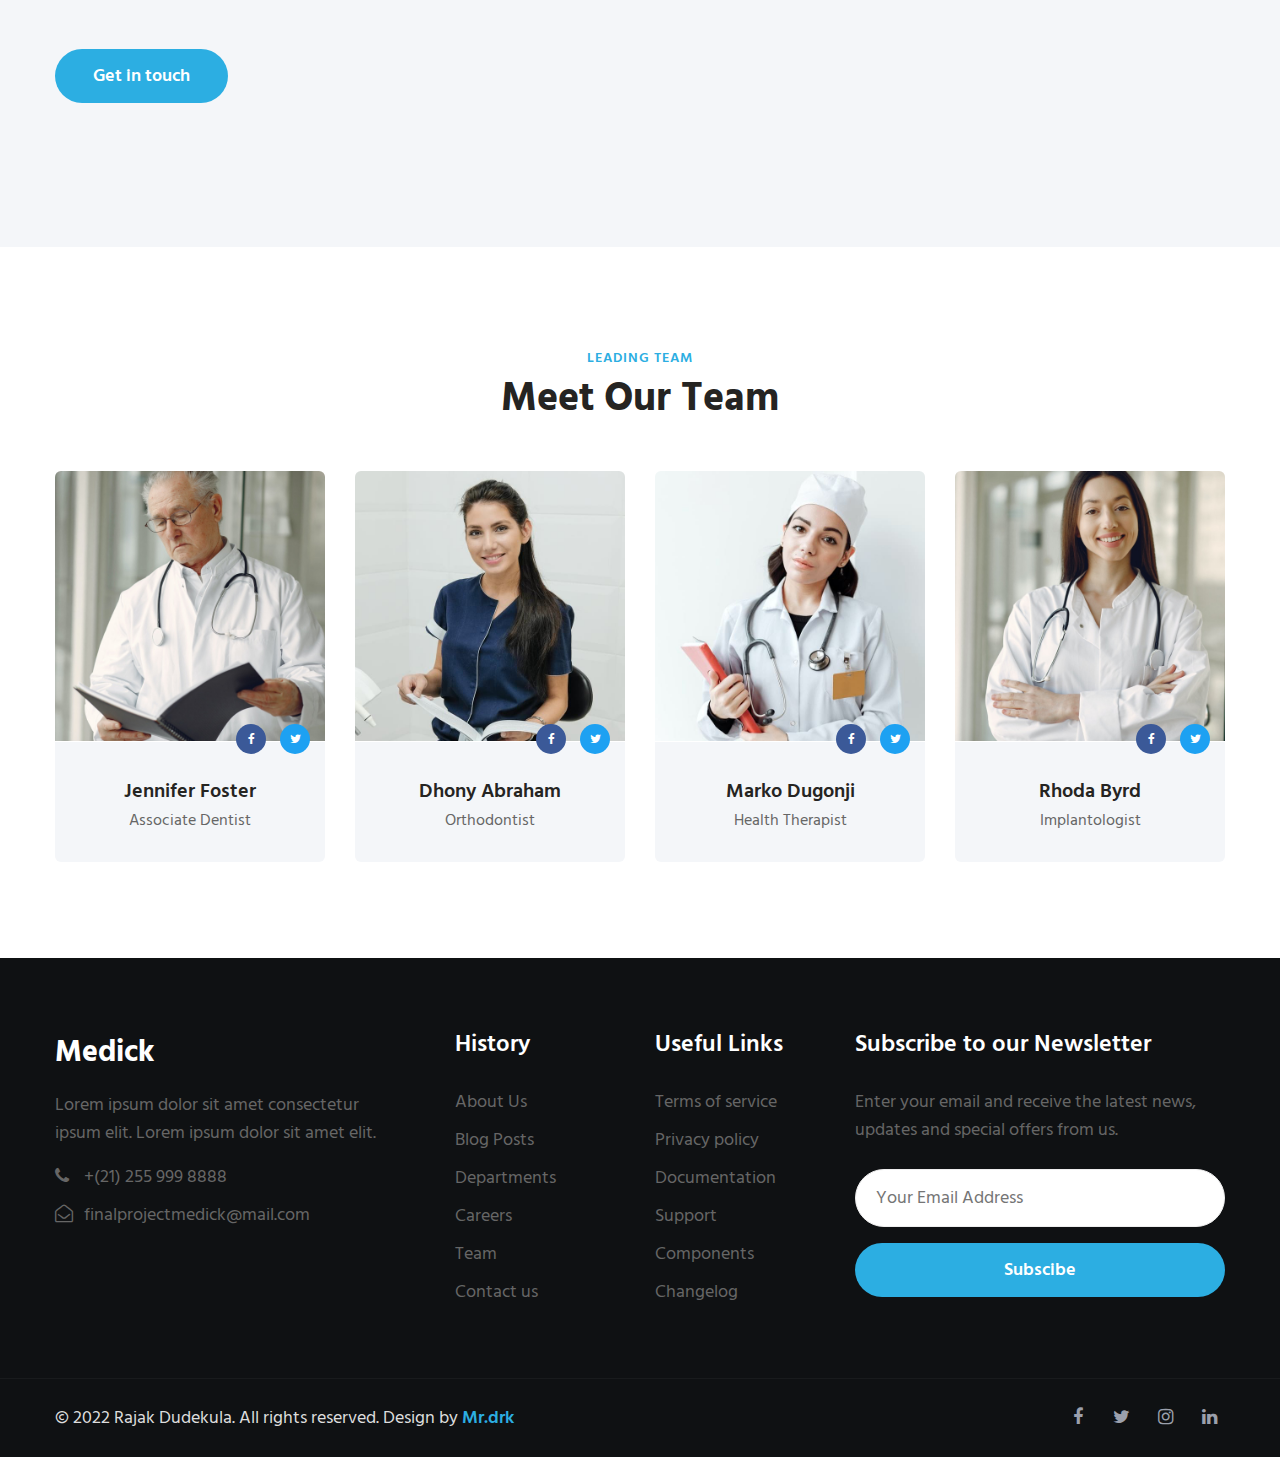
<file: about.html>
<!doctype html>
<html lang="zxx">

<head>
  <!-- Required meta tags -->
  <meta charset="utf-8">
  <meta name="viewport" content="width=device-width, initial-scale=1, shrink-to-fit=no">
  <meta name="keywords"
    content="Medick Responsive web template, Bootstrap Web Templates, Android Compatible web template, Smartphone Compatible web template, free webdesigns for Nokia, Samsung, LG, SonyEricsson, Motorola web design" />
  <title>About</title>
  <link href="//fonts.googleapis.com/css2?family=Hind+Siliguri:wght@400;500;600;700&display=swap"
    rel="stylesheet">
  <!-- Template CSS -->
  <link rel="stylesheet" href="assets/css/style-starter.css">
</head>

<body>
  <!--header-->
  <div class="header-w3l">
    <!-- header -->
    <header id="site-header" class="fixed-top">
      <div class="container">
        <nav class="navbar navbar-expand-lg stroke">
          <a class="navbar-brand" href="index.html">
          Med<span class="sub-logo">i</span>ck</span>
          </a>
          
          <button class="navbar-toggler  collapsed bg-gradient" type="button" data-toggle="collapse"
            data-target="#navbarTogglerDemo02" aria-controls="navbarTogglerDemo02" aria-expanded="false"
            aria-label="Toggle navigation">
            <span class="navbar-toggler-icon fa icon-expand fa-bars"></span>
            <span class="navbar-toggler-icon fa icon-close fa-times"></span>
            </span>
          </button>

          <div class="collapse navbar-collapse" id="navbarTogglerDemo02">
            <ul class="navbar-nav mx-lg-auto">
              <li class="nav-item">
                <a class="nav-link" href="index.html">Home</a>
              </li>
              <li class="nav-item active">
                <a class="nav-link" href="about.html">About</a>
              </li>
              <li class="nav-item">
                <a class="nav-link"href="services.html">Departments</a>
              </li>
              
              <li class="nav-item">
                <a class="nav-link" href="contact.html">Contact</a>
              </li>
              <li class="search-bar ml-lg-3 mr-lg-5 mt-lg-0 mt-4">
                <!--/search-right-->
                <form class="search position-relative">
                  <input type="search" class="search__input" name="search" placeholder="Search here.."
                    onload="equalWidth()" required="">
                  <span class="fa fa-search search__icon"></span>
                </form>

                <!--//search-right-->
              </li>

            </ul>

          </div>
          <!-- toggle switch for light and dark theme -->
          <div class="mobile-position">
            <nav class="navigation">
              <div class="theme-switch-wrapper">
                <label class="theme-switch" for="checkbox">
                  <input type="checkbox" id="checkbox">
                  <div class="mode-container">
                    <i class="gg-sun"></i>
                    <i class="gg-moon"></i>
                  </div>
                </label>
              </div>
            </nav>
          </div>
          <!-- //toggle switch for light and dark theme -->
        </nav>
      </div>
    </header>
    </div>
    <!-- //header -->
    <!--/breadcrumb-bg-->
    <div class="breadcrumb-bg w3l-inner-page-breadcrumb py-5">
      <div class="container pt-lg-5 pt-md-3 p-lg-4 pb-md-3 my-lg-3">
        <h2 class="title pt-5">About</h2>
        <ul class="breadcrumbs-custom-path mt-3 text-center">
          <li><a href="index.html">Home</a></li>
          <li class="active"><span class="fa fa-arrow-right mx-2" aria-hidden="true"></span> About </li>
        </ul>
      </div>
    </div>
  <!--//breadcrumb-bg-->
  <!-- banner bottom shape -->
  <div class="position-relative">
    <div class="shape overflow-hidden">
      <svg viewBox="0 0 2880 48" fill="none" xmlns="http://www.w3.org/2000/svg">
        <path d="M0 48H1437.5H2880V0H2160C1442.5 52 720 0 720 0H0V48Z" fill="currentColor"></path>
      </svg>
    </div>
  </div>
  
  <section class="w3l-about-ab" id="about">
    <div class="midd-w3 py-5">
      <div class="container py-lg-5 py-md-4 py-2">
        <div class="imgw3l-ab mb-md-5 mb-3">
          <img src="assets/images/banner2.jpg" alt="" class="radius-image img-fluid">
        </div>
        <div class="row">
          <div class="col-lg-5 left-wthree-img">
            <h6 class="title-subhny">About Us</h6>
            <h3 class="title-w3l mb-4">The Best Medics, Doctors & Physicians</h3>

          </div>
          <div class="col-lg-7 pl-lg-5 align-self">
            <p class="">Lorem ipsum viverra feugiat. Pellen tesque libero ut justo,
              ultrices in ligula. Semper at tempufddfel. Learn more about our work!
              Lorem ipsum viverra feugiat.consectetur adipisicing dolor et amet.
            </p>
            <p class="mt-4">Lorem ipsum viverra feugiat. Pellen tesque libero ut justo, ultrices in ligula. Semper at
              tempufddfel. Learn more about our work! Lorem ipsum viverra feugiat.consectetur adipisicing dolor et amet.
            </p>
            <a href="about.html" class="btn btn-style btn-primary mt-lg-5 mt-4">Read More</a>
          </div>

        </div>
      </div>
    </div>
  </section>
  
  <section class="w3l-bottom-grids-6 py-5" id="services1">
    <div class="container py-lg-5 py-md-4 py-2">
      <div class="title-content text-center">
        <h6 class="title-subhny text-center">Motivation is easy</h6>
        <h3 class="title-w3l mb-sm-5 mb-4 pb-sm-o pb-2 text-center">Our Core Values</h3>
      </div>
      <div class="grids-area-hny text-center row mt-lg-4">
        <div class="col-lg-4 col-md-6 grids-feature">
          <div class="area-box icon-blue">
            <span class="fa fa-lightbulb-o"></span>
            <h4><a href="#feature" class="title-head">Innavation</a></h4>
            <p>Vivamus a ligula quam tesque et libero ut justo, ultrices in. Ut eu leo non. Duis sed et dolor
              amet.</p>

          </div>
        </div>
        <div class="col-lg-4 col-md-6 grids-feature mt-md-0 mt-4">
          <div class="area-box icon-pink">
            <span class="fa fa-handshake-o"></span>
            <h4><a href="#feature" class="title-head">Compassion</a></h4>
            <p>Vivamus a ligula quam tesque et libero ut justo, ultrices in. Ut eu leo non. Duis sed dolor et
              amet.</p>

          </div>
        </div>
        <div class="col-lg-4 col-md-6 grids-feature mt-lg-0 mt-4">
          <div class="area-box icon-yellow">
            <span class="fa fa-podcast"></span>
            <h4><a href="#feature" class="title-head">Integrity</a></h4>
            <p>Vivamus a ligula quam tesque et libero ut justo, ultrices in. Ut eu leo non. Duis sed dolor et
              amet.</p>

          </div>
        </div>
      </div>
    </div>
  </section>
  <!-- //bottom-grids-->
  <!-- home page block grids -->
  <section class="w3l-two-servicses py-5" id="services2">
    <div class="container py-lg-5 py-md-4 py-2">
     
      <div class="row bottom-ab-grids">
        <div class="col-lg-6 bottom-ab-left align-self">
          <h6 class="title-subhny">What We Offer</h6>
          <h3 class="title-w3l mb-4">Our Advantages</h3>
          <p class="">Lorem ipsum dolor sit amet elit. hic odio tenetur. ante ipsum primis in
            faucibus orci luctus et ultrices posuere cubilia acere aperiam sequi optio consectetur adipisicing
            dolor et amet. </p>
          <ul class="w3l-right-book mt-4">
            <li><span class="fa fa-check"></span> Specialists and Dentists as One Team</li>
            <li><span class="fa fa-check"></span> Complimentary Consultations</li>
            <li><span class="fa fa-check"></span> All Types of Dental Services</li>
            <li><span class="fa fa-check"></span> On-site Laboratory</li>
          </ul>
        </div>
        <div class="col-lg-6 bottom-right-grids pl-lg-5 mt-lg-0 mt-5">
          <img src="assets/images/g4.jpg" alt="" class="radius-image img-fluid">
        </div>
      </div>
    </div>
  </section>
  <!-- //home page block grids -->
  <!-- /w3l-content-5-->
  <section class="w3l-content-5 py-5">
    <div class="content-4-main py-lg-5 py-md-4">
      <div class="container pb-5">
        <div class="title-content text-left">
          <h6 class="title-subhny">Here & Now, Every Day</h6>
          <h3 class="title-w3l two mb-sm-5 mb-4">Healing Experiences- For Everyone <br> All The Time</h3>
        </div>
        <div class="content-info-in row">
          <div class="content-left col-lg-6">
            <p class=""> We focus on the needs of every small to middle market businesses to improve and grow
              their return. lacinia id erat eu
              ullam corper. Nunc id ipsum fringilla, gravida felis vitae. lacinia id, sunt in
              culpa quis lacinia. Lorem ipsum dolor, sit amet init elit. Eos,
              debitis doler et in.lacinia id, sunt in culpa quis. </p>
            <a href="#discover" class="btn btn-style btn-primary mt-md-5 mt-4">Get in touch</a>
          </div>
          <div class="content-right col-lg-6 mt-lg-0 mt-5">
            <p> We focus on the needs of every small to middle market businesses to improve and grow
              their return. lacinia id erat eu
              ullam corper. Nunc id ipsum fringilla, gravida felis vitae. lacinia id, sunt in
              culpa quis lacinia. Lorem ipsum dolor, sit amet init elit. Eos,
              debitis. gravida felis vitae. lacinia id, sunt in
              culpa quis. Lorem ipsum dolor sit amet</p>
          </div>
        </div>
      </div>
    </div>
  </section>
  <!-- /w3l-content-5-->
  <!--/team-sec-->
  <section class="w3l-team">
    <div class="team py-5">
      <div class="container py-lg-5 py-md-4">
        <div class="title-content text-center">
          <h6 class="title-subhny text-center">Leading Team</h6>
          <h3 class="title-w3l mb-sm-3 text-center">Meet Our Team</h3>
        </div>
        <div class="row team-row">
          <div class="col-lg-3 col-6 team-wrap mt-4 pt-lg-2">
            <div class="team-info">
              <div class="column position-relative img-circle">
                <a href="#url"><img src="assets/images/team1.jpg" alt="" class="img-fluid" /></a>
              </div>
              <div class="column-btm">
                <h3 class="name-pos"><a href="#url">Jennifer Foster
                </a></h3>
                <p>Associate Dentist</p>
                <div class="social">
                  <a href="#facebook" class="facebook"><span class="fa fa-facebook" aria-hidden="true"></span></a>
                  <a href="#twitter" class="twitter"><span class="fa fa-twitter" aria-hidden="true"></span></a>
                </div>
              </div>
            </div>
          </div>
          <!-- end team member -->


          <div class="col-lg-3 col-6 team-wrap mt-4 pt-lg-2">
            <div class="team-info">
              <div class="column position-relative img-circle">
                <a href="#url"><img src="assets/images/team2.jpg" alt="" class="img-fluid" /></a>
              </div>
              <div class="column-btm">
                <h3 class="name-pos"><a href="#url">Dhony Abraham</a></h3>
                <p>Orthodontist</p>
                <div class="social">
                  <a href="#facebook" class="facebook"><span class="fa fa-facebook" aria-hidden="true"></span></a>
                  <a href="#twitter" class="twitter"><span class="fa fa-twitter" aria-hidden="true"></span></a>
                </div>
              </div>
            </div>

          </div>
          <!-- end team member -->

          <div class="col-lg-3 col-6 team-wrap mt-4 pt-lg-2">

            <div class="team-info">
              <div class="column position-relative img-circle">
                <a href="#url"><img src="assets/images/team3.jpg" alt="" class="img-fluid" /></a>
              </div>
              <div class="column-btm">
                <h3 class="name-pos"><a href="#url">Marko Dugonji</a></h3>
                <p>Health Therapist</p>
                <div class="social">
                  <a href="#facebook" class="facebook"><span class="fa fa-facebook" aria-hidden="true"></span></a>
                  <a href="#twitter" class="twitter"><span class="fa fa-twitter" aria-hidden="true"></span></a>
                </div>
              </div>
            </div>
          </div>
          <div class="col-lg-3 col-6 team-wrap mt-4 pt-lg-2">
            <div class="team-info">
              <div class="column position-relative img-circle">
                <a href="#url"><img src="assets/images/team4.jpg" alt="" class="img-fluid" /></a>
              </div>
              <div class="column-btm">
                <h3 class="name-pos"><a href="#url">Rhoda Byrd</a></h3>
                <p>Implantologist</p>
                <div class="social">
                  <a href="#facebook" class="facebook"><span class="fa fa-facebook" aria-hidden="true"></span></a>
                  <a href="#twitter" class="twitter"><span class="fa fa-twitter" aria-hidden="true"></span></a>
                </div>
              </div>
            </div>
          </div>
          <!-- end team member -->
        </div>
      </div>
    </div>
  </section>
  <!--//team-sec-->
  
  <!-- footer -->
  <section class="w3l-footer-29-main">
    <div class="footer-29 py-5">
      <div class="container py-lg-4">
        <div class="row footer-top-29">
          <div class="col-lg-4 col-md-6 col-sm-7 footer-list-29 footer-1 pr-lg-5">
            <div class="footer-logo mb-3">
              <a class="navbar-brand" href="index.html">Medick</a>
            </div>
            <p>Lorem ipsum dolor sit amet consectetur ipsum elit. Lorem ipsum dolor sit amet elit.</p>
            <ul class="mt-3">
              <li><a href="tel:+(21) 255 999 8888"><span class="fa fa-phone"></span> +(21) 255 999 8888</a></li>
              <li><a href="mailto:medick@mail.com" class="mail"><span class="fa fa-envelope-open-o"></span>
                  finalprojectmedick@mail.com</a></li>
            </ul>
          </div>
          <div class="col-lg-2 col-md-6 col-sm-5 col-6 footer-list-29 footer-2 mt-sm-0 mt-5">

            <ul>
              <h6 class="footer-title-29">History</h6>
              <li><a href="about.html">About Us</a></li>
              <li><a href="blog.html"> Blog Posts</a></li>
              <li><a href="services.html">Departments</a></li>
              <li><a href="#careers"> Careers</a></li>
              <li><a href="about.html">Team</a></li>
              <li><a href="contact.html">Contact us</a></li>
            </ul>
          </div>
          <div class="col-lg-2 col-md-6 col-sm-5 col-6 footer-list-29 footer-3 mt-lg-0 mt-5">
            <h6 class="footer-title-29">Useful Links</h6>
            <ul>
              <li><a href="#terms">Terms of service</a></li>
              <li><a href="#privacy"> Privacy policy</a></li>
              <li><a href="#doc"> Documentation</a></li>
              <li><a href="#support"> Support</a></li>
              <li><a href="#components"> Components</a></li>
              <li><a href="#changelog"> Changelog</a></li>
            </ul>

          </div>
          <div class="col-lg-4 col-md-6 col-sm-7 footer-list-29 footer-4 mt-lg-0 mt-5">
            <h6 class="footer-title-29">Subscribe to our Newsletter </h6>
            <p>Enter your email and receive the latest news, updates and special offers from us.</p>

            <form action="#" class="subscribe" method="post">
              <input type="email" name="email" placeholder="Your Email Address" required="">
              <button class="btn btn-style btn-primary w-100 mt-3">Subscibe</button>
            </form>
          </div>
        </div>
      </div>
    </div>
  </section>
  <!-- //footer -->

  <!-- copyright -->
  <section class="w3l-copyright">
    <div class="container">
      <div class="row bottom-copies">
        <p class="col-lg-8 copy-footer-29">© 2022 Rajak Dudekula. All rights reserved. Design by <a
            href="https://rajakdrk.github.io/mrdrk/" target="_blank">
            Mr.drk</a></p>

        <div class="col-lg-4 main-social-footer-29">
          <a href="#facebook" class="facebook"><span class="fa fa-facebook"></span></a>
          <a href="#twitter" class="twitter"><span class="fa fa-twitter"></span></a>
          <a href="#instagram" class="instagram"><span class="fa fa-instagram"></span></a>
          <a href="#linkedin" class="linkedin"><span class="fa fa-linkedin"></span></a>
        </div>

      </div>
    </div>

    <!-- move top -->
    <button onclick="topFunction()" id="movetop" title="Go to top">
      &#10548;
    </button>
    <script>
      // When the user scrolls down 20px from the top of the document, show the button
      window.onscroll = function () {
        scrollFunction()
      };

      function scrollFunction() {
        if (document.body.scrollTop > 20 || document.documentElement.scrollTop > 20) {
          document.getElementById("movetop").style.display = "block";
        } else {
          document.getElementById("movetop").style.display = "none";
        }
      }

      // When the user clicks on the button, scroll to the top of the document
      function topFunction() {
        document.body.scrollTop = 0;
        document.documentElement.scrollTop = 0;
      }
    </script>
    <!-- /move top -->
  </section>
  <!-- //copyright -->
  <!--//footer-->
  <!-- Template JavaScript -->
  <script src="assets/js/jquery-3.3.1.min.js"></script>
  <script src="assets/js/theme-change.js"></script>

  <!-- disable body scroll which navbar is in active -->
  <script>
    $(function () {
      $('.navbar-toggler').click(function () {
        $('body').toggleClass('noscroll');
      })
    });
  </script>
  <!-- disable body scroll which navbar is in active -->

  <!--/MENU-JS-->
  <script>
    $(window).on("scroll", function () {
      var scroll = $(window).scrollTop();

      if (scroll >= 80) {
        $("#site-header").addClass("nav-fixed");
      } else {
        $("#site-header").removeClass("nav-fixed");
      }
    });

    //Main navigation Active Class Add Remove
    $(".navbar-toggler").on("click", function () {
      $("header").toggleClass("active");
    });
    $(document).on("ready", function () {
      if ($(window).width() > 991) {
        $("header").removeClass("active");
      }
      $(window).on("resize", function () {
        if ($(window).width() > 991) {
          $("header").removeClass("active");
        }
      });
    });
  </script>
  <!--//MENU-JS-->


  <script src="assets/js/bootstrap.min.js"></script>

</body>

</html>
</file>
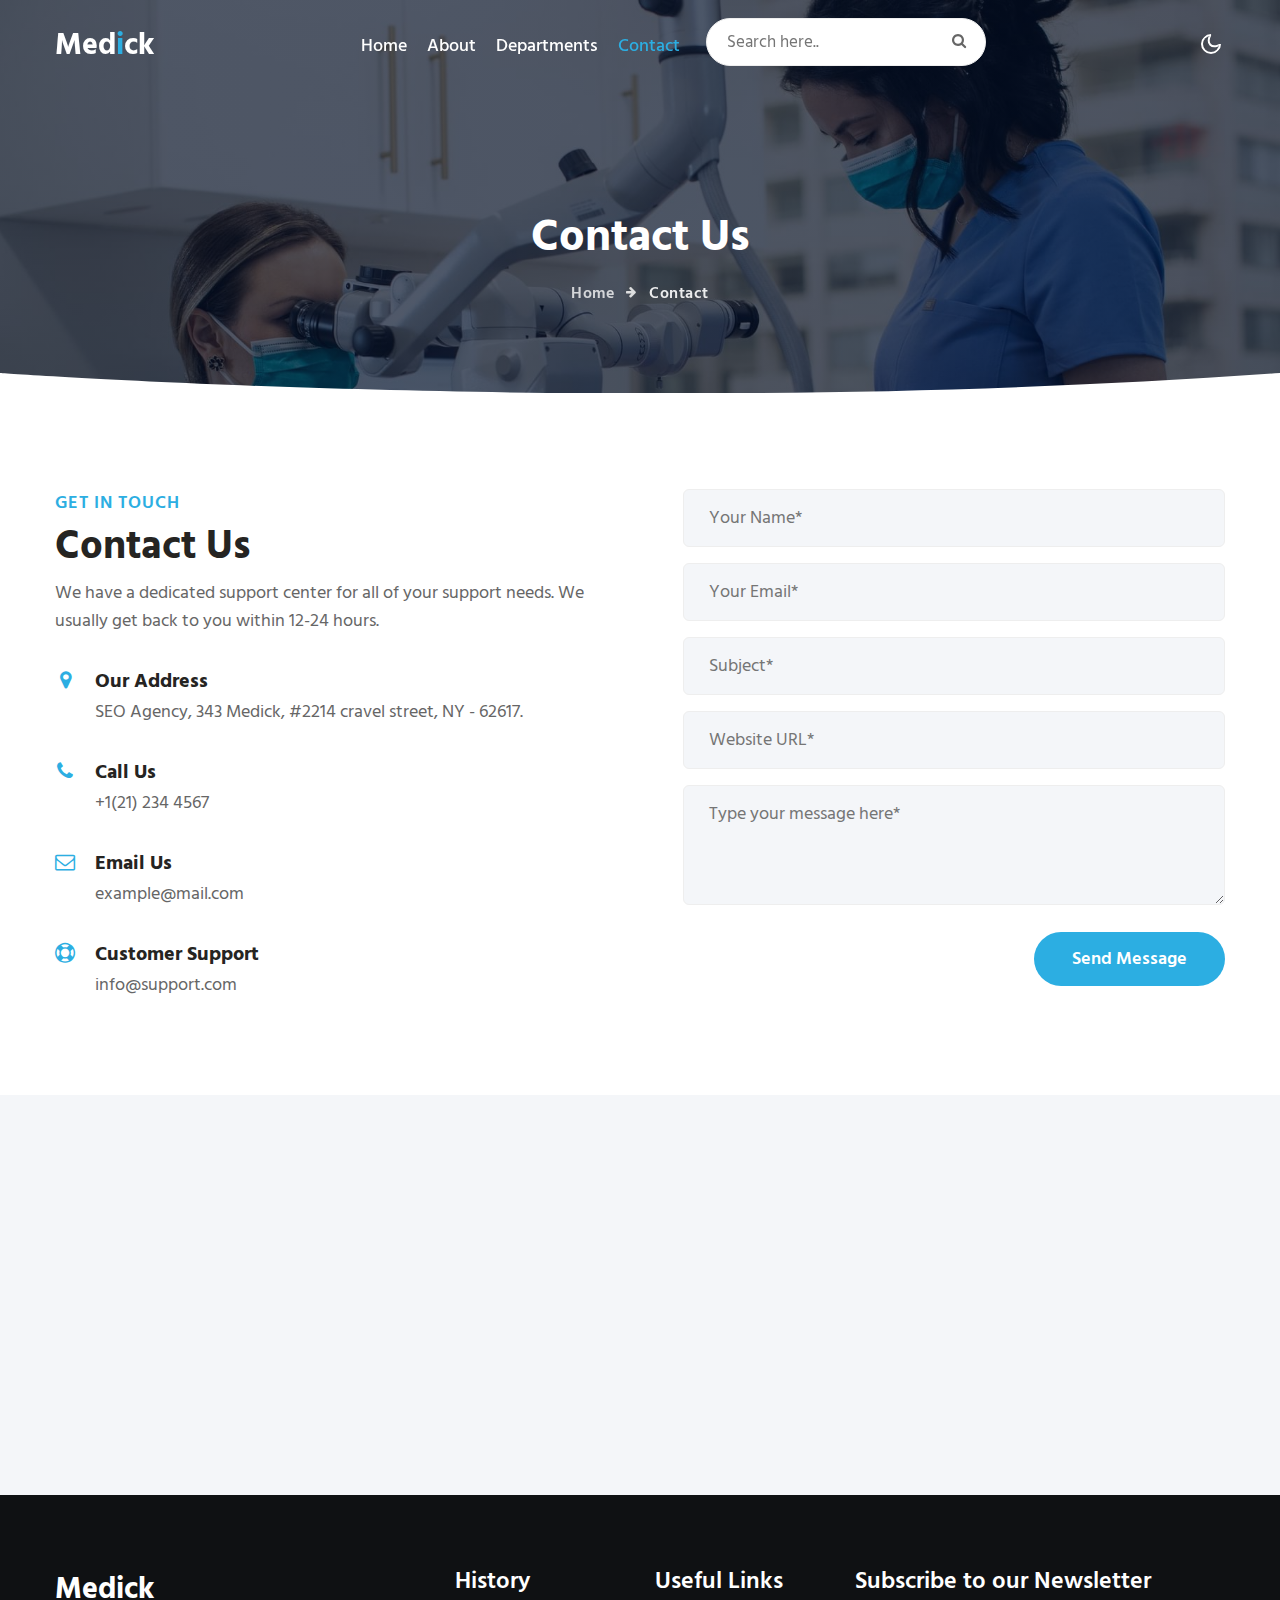
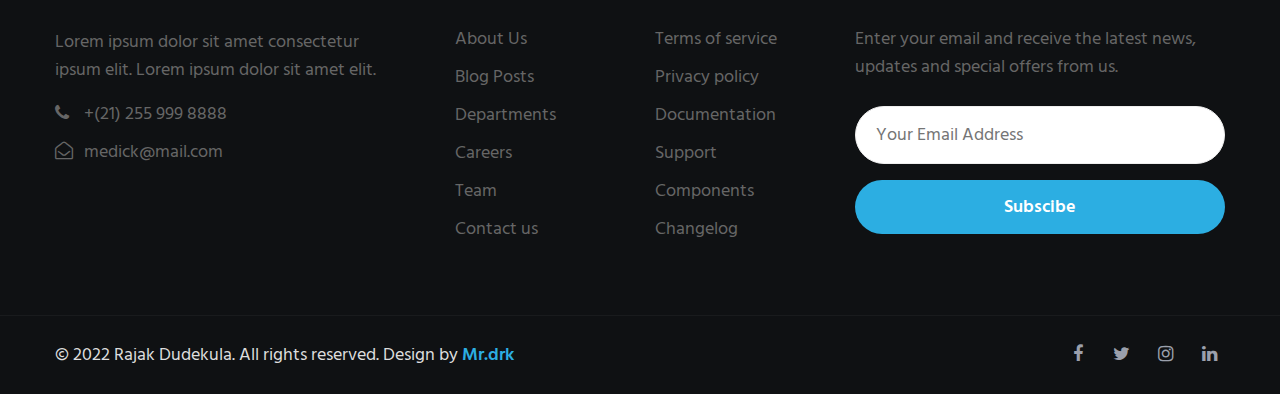
<file: contact.html>
<!--
Author: W3layouts
Author URL: http://w3layouts.com
-->
<!doctype html>
<html lang="zxx">

<head>
  <!-- Required meta tags -->
  <meta charset="utf-8">
  <meta name="viewport" content="width=device-width, initial-scale=1, shrink-to-fit=no">
  <meta name="keywords"
    content="Medick Responsive web template, Bootstrap Web Templates, Android Compatible web template, Smartphone Compatible web template, free webdesigns for Nokia, Samsung, LG, SonyEricsson, Motorola web design" />
  <title>Medick Medical Category Bootstrap Responsive Web Template | Contact :: W3Layouts </title>
  <link href="//fonts.googleapis.com/css2?family=Hind+Siliguri:wght@400;500;600;700&display=swap"
    rel="stylesheet">
  <!-- Template CSS -->
  <link rel="stylesheet" href="assets/css/style-starter.css">
</head>

<body>
  <!--header-->
  <div class="header-w3l">
    <!-- header -->
    <header id="site-header" class="fixed-top">
      <div class="container">
        <nav class="navbar navbar-expand-lg stroke">
          <a class="navbar-brand" href="index.html">
            Med<span class="sub-logo">i</span>ck</span>
          </a>
          <!-- if logo is image enable this   
            <a class="navbar-brand" href="#index.html">
                <img src="image-path" alt="Your logo" title="Your logo" style="height:35px;" />
            </a> -->
          <button class="navbar-toggler  collapsed bg-gradient" type="button" data-toggle="collapse"
            data-target="#navbarTogglerDemo02" aria-controls="navbarTogglerDemo02" aria-expanded="false"
            aria-label="Toggle navigation">
            <span class="navbar-toggler-icon fa icon-expand fa-bars"></span>
            <span class="navbar-toggler-icon fa icon-close fa-times"></span>
            </span>
          </button>

          <div class="collapse navbar-collapse" id="navbarTogglerDemo02">
            <ul class="navbar-nav mx-lg-auto">
              <li class="nav-item">
                <a class="nav-link" href="index.html">Home</a>
              </li>
              <li class="nav-item">
                <a class="nav-link" href="about.html">About</a>
              </li>
              <li class="nav-item">
                <a class="nav-link"href="services.html">Departments</a>
              </li>
             
              <li class="nav-item active">
                <a class="nav-link" href="contact.html">Contact</a>
              </li>
              <li class="search-bar ml-lg-3 mr-lg-5 mt-lg-0 mt-4">
                <!--/search-right-->
                <form class="search position-relative">
                  <input type="search" class="search__input" name="search" placeholder="Search here.."
                    onload="equalWidth()" required="">
                  <span class="fa fa-search search__icon"></span>
                </form>

                <!--//search-right-->
              </li>

            </ul>

          </div>
          <!-- toggle switch for light and dark theme -->
          <div class="mobile-position">
            <nav class="navigation">
              <div class="theme-switch-wrapper">
                <label class="theme-switch" for="checkbox">
                  <input type="checkbox" id="checkbox">
                  <div class="mode-container">
                    <i class="gg-sun"></i>
                    <i class="gg-moon"></i>
                  </div>
                </label>
              </div>
            </nav>
          </div>
          <!-- //toggle switch for light and dark theme -->
        </nav>
      </div>
    </header>
    </div>
    <!-- //header -->
    <!--/breadcrumb-bg-->
    <div class="breadcrumb-bg py-5  w3l-inner-page-breadcrumb">
      <div class="container pt-lg-5 pt-md-3 p-lg-4 pb-md-3 my-lg-3">
        <h2 class="title pt-5">Contact Us</h2>
        <ul class="breadcrumbs-custom-path mt-3 text-center">
          <li><a href="index.html">Home</a></li>
          <li class="active"><span class="fa fa-arrow-right mx-2" aria-hidden="true"></span> Contact </li>
        </ul>
      </div>
    </div>

  <!--//breadcrumb-bg-->
  <!-- banner bottom shape -->
  <div class="position-relative">
    <div class="shape overflow-hidden">
      <svg viewBox="0 0 2880 48" fill="none" xmlns="http://www.w3.org/2000/svg">
        <path d="M0 48H1437.5H2880V0H2160C1442.5 52 720 0 720 0H0V48Z" fill="currentColor"></path>
      </svg>
    </div>
  </div>
  <!-- banner bottom shape -->
  <!--/contact-->
  <section class="w3l-contact-2 py-5" id="contact">
    <div class="container py-lg-5 py-md-4 py-2">
      <div class="contact-grids d-grid">
        <div class="contact-left">
          <h6 class="title-subhny mb-1">Get in Touch</h6>
          <h3 class="title-w3l mb-2">Contact Us</h3>
          <p>We have a dedicated support center for all of your support needs. We usually get back to you within
            12-24 hours.</p>
          <div class="cont-details">
            <div class="cont-top margin-up">
              <div class="cont-left text-center">
                <span class="fa fa-map-marker"></span>
              </div>
              <div class="cont-right">
                <h6>Our Address</h6>
                <p>SEO Agency, 343 Medick, #2214 cravel street, NY - 62617.</p>
              </div>
            </div>
            <div class="cont-top margin-up">
              <div class="cont-left text-center">
                <span class="fa fa-phone"></span>
              </div>
              <div class="cont-right">
                <h6>Call Us</h6>
                <p><a href="tel:+1(21) 234 4567">+1(21) 234 4567</a></p>
              </div>
            </div>
            <div class="cont-top margin-up">
              <div class="cont-left text-center">
                <span class="fa fa-envelope-o"></span>
              </div>
              <div class="cont-right">
                <h6>Email Us</h6>
                <p><a href="mailto:example@mail.com" class="mail">example@mail.com</a></p>
              </div>
            </div>
            <div class="cont-top margin-up">
              <div class="cont-left text-center">
                <span class="fa fa-life-ring"></span>
              </div>
              <div class="cont-right">
                <h6>Customer Support</h6>
                <p><a href="mailto:info@support.com" class="mail">info@support.com</a></p>
              </div>
            </div>
          </div>
        </div>
        <div class="contact-right">
          <form action="https://sendmail.w3layouts.com/submitForm" method="post" class="signin-form">
            <div class="input-grids">
              <input type="text" name="w3lName" id="w3lName" placeholder="Your Name*" class="contact-input"
                required="" />
              <input type="email" name="w3lSender" id="w3lSender" placeholder="Your Email*" class="contact-input"
                required="" />
              <input type="text" name="w3lSubect" id="w3lSubect" placeholder="Subject*" class="contact-input"
                required="" />
              <input type="text" name="w3lWebsite" id="w3lWebsite" placeholder="Website URL*" class="contact-input"
                required="" />
            </div>
            <div class="form-input">
              <textarea name="w3lMessage" id="w3lMessage" placeholder="Type your message here*" required=""></textarea>
            </div>
            <div class="w3l-submit text-lg-right">
            <button class="btn btn-style btn-primary">Send Message</button>
            </div>
          </form>
        </div>
      </div>
  </section>
  <!-- /map-->
  <div class="map-iframe">
    <iframe
      src="https://www.google.com/maps/embed?pb=!1m18!1m12!1m3!1d317718.69319292053!2d-0.3817765050863085!3d51.528307984912544!2m3!1f0!2f0!3f0!3m2!1i1024!2i768!4f13.1!3m3!1m2!1s0x47d8a00baf21de75%3A0x52963a5addd52a99!2sLondon%2C+UK!5e0!3m2!1sen!2spl!4v1562654563739!5m2!1sen!2spl"
      width="100%" height="400" frameborder="0" style="border: 0px;" allowfullscreen=""></iframe>
  </div>
  <!-- //map-->
  <!-- /contact -->
  <!-- footer -->
  <section class="w3l-footer-29-main">
    <div class="footer-29 py-5">
      <div class="container py-lg-4">
        <div class="row footer-top-29">
          <div class="col-lg-4 col-md-6 col-sm-7 footer-list-29 footer-1 pr-lg-5">
            <div class="footer-logo mb-3">
              <a class="navbar-brand" href="index.html">Medick</a>
            </div>
            <p>Lorem ipsum dolor sit amet consectetur ipsum elit. Lorem ipsum dolor sit amet elit.</p>
            <ul class="mt-3">
              <li><a href="tel:+(21) 255 999 8888"><span class="fa fa-phone"></span> +(21) 255 999 8888</a></li>
              <li><a href="mailto:medick@mail.com" class="mail"><span class="fa fa-envelope-open-o"></span>
                  medick@mail.com</a></li>
            </ul>
          </div>
          <div class="col-lg-2 col-md-6 col-sm-5 col-6 footer-list-29 footer-2 mt-sm-0 mt-5">

            <ul>
              <h6 class="footer-title-29">History</h6>
              <li><a href="about.html">About Us</a></li>
              <li><a href="blog.html"> Blog Posts</a></li>
              <li><a href="services.html">Departments</a></li>
              <li><a href="#careers"> Careers</a></li>
              <li><a href="about.html">Team</a></li>
              <li><a href="contact.html">Contact us</a></li>
            </ul>
          </div>
          <div class="col-lg-2 col-md-6 col-sm-5 col-6 footer-list-29 footer-3 mt-lg-0 mt-5">
            <h6 class="footer-title-29">Useful Links</h6>
            <ul>
              <li><a href="#terms">Terms of service</a></li>
              <li><a href="#privacy"> Privacy policy</a></li>
              <li><a href="#doc"> Documentation</a></li>
              <li><a href="#support"> Support</a></li>
              <li><a href="#components"> Components</a></li>
              <li><a href="#changelog"> Changelog</a></li>
            </ul>

          </div>
          <div class="col-lg-4 col-md-6 col-sm-7 footer-list-29 footer-4 mt-lg-0 mt-5">
            <h6 class="footer-title-29">Subscribe to our Newsletter </h6>
            <p>Enter your email and receive the latest news, updates and special offers from us.</p>

            <form action="#" class="subscribe" method="post">
              <input type="email" name="email" placeholder="Your Email Address" required="">
              <button class="btn btn-style btn-primary w-100 mt-3">Subscibe</button>
            </form>
          </div>
        </div>
      </div>
    </div>
  </section>
  <!-- //footer -->

  <!-- copyright -->
  <section class="w3l-copyright">
    <div class="container">
      <div class="row bottom-copies">
        <p class="col-lg-8 copy-footer-29">© 2022 Rajak Dudekula. All rights reserved. Design by <a
            href="https://rajakdrk.github.io/mrdrk/" target="_blank">
            Mr.drk</a></p>

        <div class="col-lg-4 main-social-footer-29">
          <a href="#facebook" class="facebook"><span class="fa fa-facebook"></span></a>
          <a href="#twitter" class="twitter"><span class="fa fa-twitter"></span></a>
          <a href="#instagram" class="instagram"><span class="fa fa-instagram"></span></a>
          <a href="#linkedin" class="linkedin"><span class="fa fa-linkedin"></span></a>
        </div>

      </div>
    </div>

    <!-- move top -->
    <button onclick="topFunction()" id="movetop" title="Go to top">
      &#10548;
    </button>
    <script>
      // When the user scrolls down 20px from the top of the document, show the button
      window.onscroll = function () {
        scrollFunction()
      };

      function scrollFunction() {
        if (document.body.scrollTop > 20 || document.documentElement.scrollTop > 20) {
          document.getElementById("movetop").style.display = "block";
        } else {
          document.getElementById("movetop").style.display = "none";
        }
      }

      // When the user clicks on the button, scroll to the top of the document
      function topFunction() {
        document.body.scrollTop = 0;
        document.documentElement.scrollTop = 0;
      }
    </script>
    <!-- /move top -->
  </section>
  <!-- //copyright -->
  <!--//footer-->
  <!-- Template JavaScript -->
  <script src="assets/js/jquery-3.3.1.min.js"></script>
  <script src="assets/js/theme-change.js"></script>

  <!-- disable body scroll which navbar is in active -->
  <script>
    $(function () {
      $('.navbar-toggler').click(function () {
        $('body').toggleClass('noscroll');
      })
    });
  </script>
  <!-- disable body scroll which navbar is in active -->

  <!--/MENU-JS-->
  <script>
    $(window).on("scroll", function () {
      var scroll = $(window).scrollTop();

      if (scroll >= 80) {
        $("#site-header").addClass("nav-fixed");
      } else {
        $("#site-header").removeClass("nav-fixed");
      }
    });

    //Main navigation Active Class Add Remove
    $(".navbar-toggler").on("click", function () {
      $("header").toggleClass("active");
    });
    $(document).on("ready", function () {
      if ($(window).width() > 991) {
        $("header").removeClass("active");
      }
      $(window).on("resize", function () {
        if ($(window).width() > 991) {
          $("header").removeClass("active");
        }
      });
    });
  </script>
  <!--//MENU-JS-->


  <script src="assets/js/bootstrap.min.js"></script>

</body>

</html>
</file>
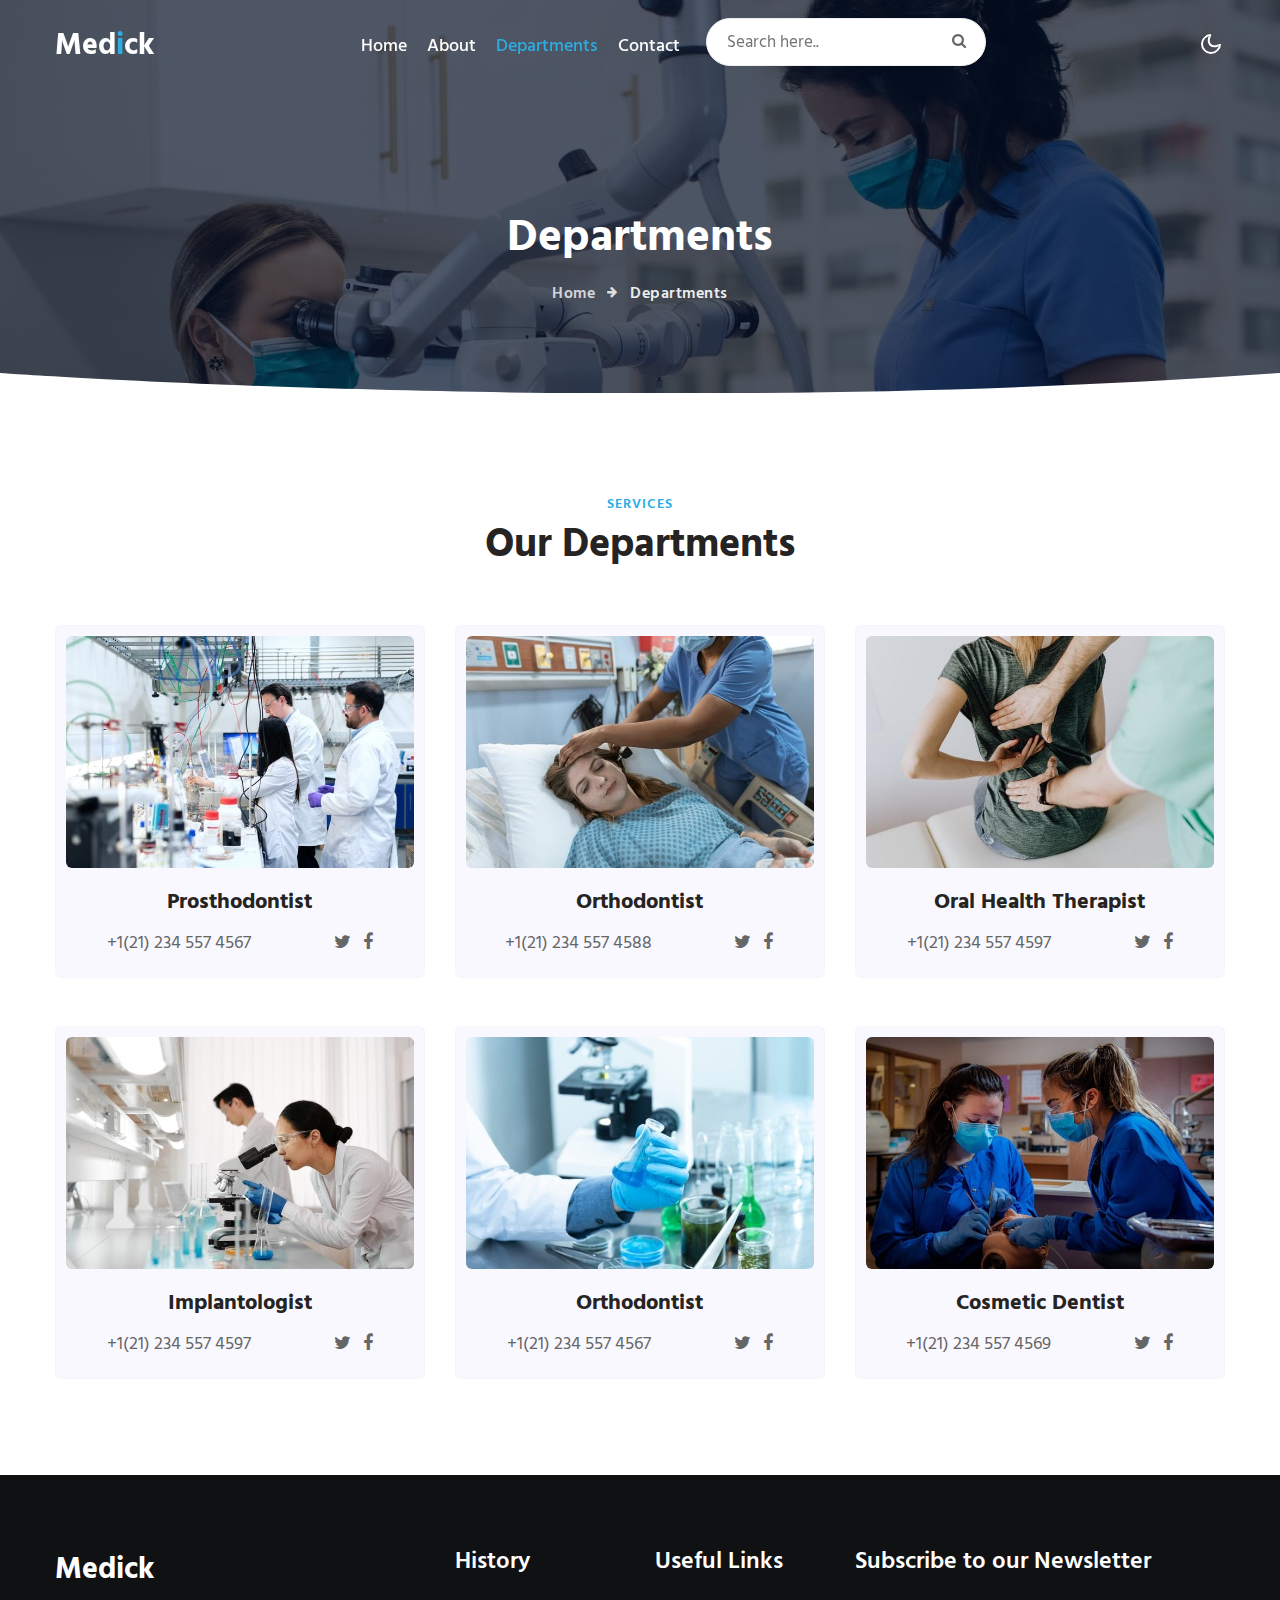
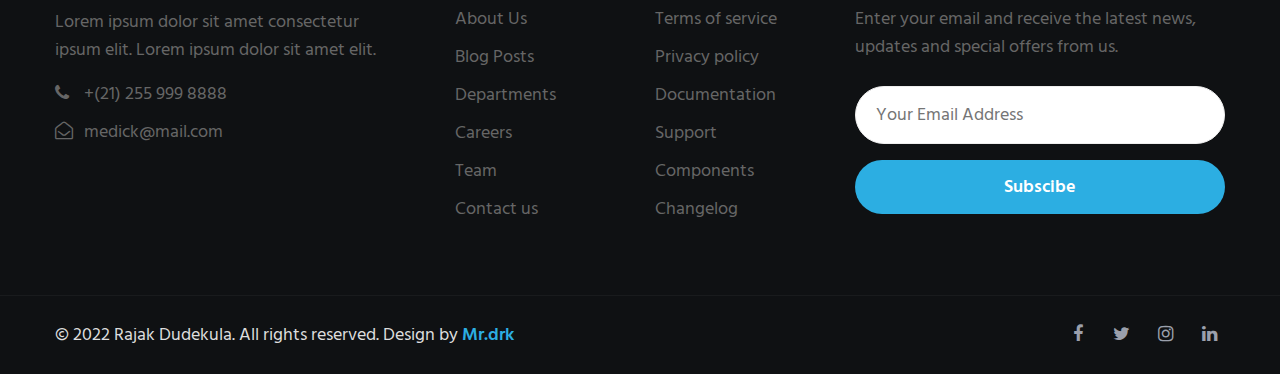
<file: services.html>
<!doctype html>
<html lang="zxx">

<head>
  <!-- Required meta tags -->
  <meta charset="utf-8">
  <meta name="viewport" content="width=device-width, initial-scale=1, shrink-to-fit=no">
  <meta name="keywords"
    content="Medick Responsive web template, Bootstrap Web Templates, Android Compatible web template, Smartphone Compatible web template, free webdesigns for Nokia, Samsung, LG, SonyEricsson, Motorola web design" />
  <title>Medick Medical Category Bootstrap Responsive Web Template | Services :: W3Layouts </title>
  <link href="//fonts.googleapis.com/css2?family=Hind+Siliguri:wght@400;500;600;700&display=swap"
    rel="stylesheet">
  <!-- Template CSS -->
  <link rel="stylesheet" href="assets/css/style-starter.css">
</head>

<body>
  <!--header-->
  <div class="header-w3l">
    <!-- header -->
    <header id="site-header" class="fixed-top">
      <div class="container">
        <nav class="navbar navbar-expand-lg stroke">
          <a class="navbar-brand" href="index.html">
           Med<span class="sub-logo">i</span>ck</span>
          </a>
          <button class="navbar-toggler  collapsed bg-gradient" type="button" data-toggle="collapse"
            data-target="#navbarTogglerDemo02" aria-controls="navbarTogglerDemo02" aria-expanded="false"
            aria-label="Toggle navigation">
            <span class="navbar-toggler-icon fa icon-expand fa-bars"></span>
            <span class="navbar-toggler-icon fa icon-close fa-times"></span>
            </span>
          </button>

          <div class="collapse navbar-collapse" id="navbarTogglerDemo02">
            <ul class="navbar-nav mx-lg-auto">
              <li class="nav-item">
                <a class="nav-link" href="index.html">Home</a>
              </li>
              <li class="nav-item">
                <a class="nav-link" href="about.html">About</a>
              </li>
              <li class="nav-item active">
                <a class="nav-link"href="services.html">Departments</a>
              </li>
              
              <li class="nav-item">
                <a class="nav-link" href="contact.html">Contact</a>
              </li>
              <li class="search-bar ml-lg-3 mr-lg-5 mt-lg-0 mt-4">
                <!--/search-right-->
                <form class="search position-relative">
                  <input type="search" class="search__input" name="search" placeholder="Search here.."
                    onload="equalWidth()" required="">
                  <span class="fa fa-search search__icon"></span>
                </form>

                <!--//search-right-->
              </li>

            </ul>

          </div>
          <!-- toggle switch for light and dark theme -->
          <div class="mobile-position">
            <nav class="navigation">
              <div class="theme-switch-wrapper">
                <label class="theme-switch" for="checkbox">
                  <input type="checkbox" id="checkbox">
                  <div class="mode-container">
                    <i class="gg-sun"></i>
                    <i class="gg-moon"></i>
                  </div>
                </label>
              </div>
            </nav>
          </div>
          <!-- //toggle switch for light and dark theme -->
        </nav>
      </div>
    </header>
    </div>
    <!-- //header -->
    <!--/breadcrumb-bg-->
    <div class="breadcrumb-bg w3l-inner-page-breadcrumb py-5">
      <div class="container pt-lg-5 pt-md-3 p-lg-4 pb-md-3 my-lg-3">
        <h2 class="title pt-5">Departments</h2>
        <ul class="breadcrumbs-custom-path mt-3 text-center">
          <li><a href="index.html">Home</a></li>
          <li class="active"><span class="fa fa-arrow-right mx-2" aria-hidden="true"></span> Departments </li>
        </ul>
      </div>
    </div>
  <!--//breadcrumb-bg-->
  <!-- banner bottom shape -->
  <div class="position-relative">
    <div class="shape overflow-hidden">
      <svg viewBox="0 0 2880 48" fill="none" xmlns="http://www.w3.org/2000/svg">
        <path d="M0 48H1437.5H2880V0H2160C1442.5 52 720 0 720 0H0V48Z" fill="currentColor"></path>
      </svg>
    </div>
  </div>
  <!-- banner bottom shape -->
  <!--/serices-6-->
  <section class="w3l-serices-6 py-5" id="services1">
    <div class="container py-lg-5 py-md-4 py-2">
      <div class="title-content text-center">
        <h6 class="title-subhny text-center">
          Services
        </h6>
        <h3 class="title-w3l mb-sm-5 mb-4 pb-sm-o pb-2 text-center">Our Departments</h3>
      </div>
      <div class="grids-area-hny text-center row mt-lg-4">
        <div class="col-lg-4 col-md-6 grids-feature">
          <div class="area-box icon-blue">
              <a href="#"> <img src="assets/images/g1.jpg" alt="" class="img-fluid radius-image"></a>
              <h4><a href="#feature" class="title-head">Prosthodontist</a></h4>
              <!--/des-->
                <div class="w3doctor-box-bottom">
                  <div class="doctor-phone"><p><a href="tel:+1(21) 234 4567">+1(21) 234 557 4567</a></p></div>
                <div class="social-icons-dr">
                  <a href="#url" class="twitter"><span class="fa fa-twitter"></span></a>
                  <a href="#url" class="facebook"><span class="fa fa-facebook"></span></a>
                </div>
              </div>
            <!--//des-->
          </div>
        </div>
        <div class="col-lg-4 col-md-6 grids-feature mt-md-0 mt-4">
          <div class="area-box icon-pink">
            <a href="#"> <img src="assets/images/g2.jpg" alt="" class="img-fluid radius-image"></a>
            <h4><a href="#feature" class="title-head">Orthodontist</a></h4>
             <!--/des-->
             <div class="w3doctor-box-bottom">
              <div class="doctor-phone"><p><a href="tel:+1(21) 234 4588">+1(21) 234 557 4588</a></p></div>
            <div class="social-icons-dr">
              <a href="#url" class="twitter"><span class="fa fa-twitter"></span></a>
              <a href="#url" class="facebook"><span class="fa fa-facebook"></span></a>
            </div>
          </div>
        <!--//des-->
          </div>
        </div>
        <div class="col-lg-4 col-md-6 grids-feature mt-lg-0 mt-4">
          <div class="area-box icon-yellow">
            <a href="#"> <img src="assets/images/g3.jpg" alt="" class="img-fluid radius-image"></a>
            <h4><a href="#feature" class="title-head">Oral Health Therapist</a></h4>
            <!--/des-->
            <div class="w3doctor-box-bottom">
              <div class="doctor-phone"><p><a href="tel:+1(21) 234 4597">+1(21) 234 557 4597</a></p></div>
            <div class="social-icons-dr">
              <a href="#url" class="twitter"><span class="fa fa-twitter"></span></a>
              <a href="#url" class="facebook"><span class="fa fa-facebook"></span></a>
            </div>
          </div>
        <!--//des-->
          </div>
        </div>
        <div class="col-lg-4 col-md-6 grids-feature mt-lg-5 mt-4">
          <div class="area-box icon-yellow">
            <a href="#"> <img src="assets/images/g4.jpg" alt="" class="img-fluid radius-image"></a>
            <h4><a href="#feature" class="title-head">
              Implantologist</a></h4>
           <!--/des-->
           <div class="w3doctor-box-bottom">
            <div class="doctor-phone"><p><a href="tel:+1(21) 234 4597">+1(21) 234 557 4597</a></p></div>
          <div class="social-icons-dr">
            <a href="#url" class="twitter"><span class="fa fa-twitter"></span></a>
            <a href="#url" class="facebook"><span class="fa fa-facebook"></span></a>
          </div>
        </div>
      <!--//des-->
          </div>
        </div>
        <div class="col-lg-4 col-md-6 grids-feature mt-lg-5 mt-4">
          <div class="area-box icon-yellow">
            <a href="#"> <img src="assets/images/g5.jpg" alt="" class="img-fluid radius-image"></a>
            <h4><a href="#feature" class="title-head">Orthodontist</a></h4>
           <!--/des-->
           <div class="w3doctor-box-bottom">
            <div class="doctor-phone"><p><a href="tel:+1(21) 234 4567">+1(21) 234 557 4567</a></p></div>
          <div class="social-icons-dr">
            <a href="#url" class="twitter"><span class="fa fa-twitter"></span></a>
            <a href="#url" class="facebook"><span class="fa fa-facebook"></span></a>
          </div>
        </div>
      <!--//des-->
          </div>
        </div>
        <div class="col-lg-4 col-md-6 grids-feature mt-lg-5 mt-4">
          <div class="area-box icon-yellow">
            <a href="#"> <img src="assets/images/g6.jpg" alt="" class="img-fluid radius-image"></a>
            <h4><a href="#feature" class="title-head">
              Cosmetic Dentist</a></h4>
             <!--/des-->
             <div class="w3doctor-box-bottom">
              <div class="doctor-phone"><p><a href="tel:+1(21) 234 4569">+1(21) 234 557 4569</a></p></div>
            <div class="social-icons-dr">
              <a href="#url" class="twitter"><span class="fa fa-twitter"></span></a>
              <a href="#url" class="facebook"><span class="fa fa-facebook"></span></a>
            </div>
          </div>
        <!--//des-->
          </div>
        </div>
      </div>
    </div>
  </section>
  <!--//services-6-->
  <!-- footer -->
  <section class="w3l-footer-29-main">
    <div class="footer-29 py-5">
      <div class="container py-lg-4">
        <div class="row footer-top-29">
          <div class="col-lg-4 col-md-6 col-sm-7 footer-list-29 footer-1 pr-lg-5">
            <div class="footer-logo mb-3">
              <a class="navbar-brand" href="index.html">Medick</a>
            </div>
            <p>Lorem ipsum dolor sit amet consectetur ipsum elit. Lorem ipsum dolor sit amet elit.</p>
            <ul class="mt-3">
              <li><a href="tel:+(21) 255 999 8888"><span class="fa fa-phone"></span> +(21) 255 999 8888</a></li>
              <li><a href="mailto:medick@mail.com" class="mail"><span class="fa fa-envelope-open-o"></span>
                  medick@mail.com</a></li>
            </ul>
          </div>
          <div class="col-lg-2 col-md-6 col-sm-5 col-6 footer-list-29 footer-2 mt-sm-0 mt-5">

            <ul>
              <h6 class="footer-title-29">History</h6>
              <li><a href="about.html">About Us</a></li>
              <li><a href="blog.html"> Blog Posts</a></li>
              <li><a href="services.html">Departments</a></li>
              <li><a href="#careers"> Careers</a></li>
              <li><a href="about.html">Team</a></li>
              <li><a href="contact.html">Contact us</a></li>
            </ul>
          </div>
          <div class="col-lg-2 col-md-6 col-sm-5 col-6 footer-list-29 footer-3 mt-lg-0 mt-5">
            <h6 class="footer-title-29">Useful Links</h6>
            <ul>
              <li><a href="#terms">Terms of service</a></li>
              <li><a href="#privacy"> Privacy policy</a></li>
              <li><a href="#doc"> Documentation</a></li>
              <li><a href="#support"> Support</a></li>
              <li><a href="#components"> Components</a></li>
              <li><a href="#changelog"> Changelog</a></li>
            </ul>

          </div>
          <div class="col-lg-4 col-md-6 col-sm-7 footer-list-29 footer-4 mt-lg-0 mt-5">
            <h6 class="footer-title-29">Subscribe to our Newsletter </h6>
            <p>Enter your email and receive the latest news, updates and special offers from us.</p>

            <form action="#" class="subscribe" method="post">
              <input type="email" name="email" placeholder="Your Email Address" required="">
              <button class="btn btn-style btn-primary w-100 mt-3">Subscibe</button>
            </form>
          </div>
        </div>
      </div>
    </div>
  </section>
  <!-- //footer -->

  <!-- copyright -->
  <section class="w3l-copyright">
    <div class="container">
      <div class="row bottom-copies">
        <p class="col-lg-8 copy-footer-29">© 2022 Rajak Dudekula. All rights reserved. Design by <a
            href="https://rajakdrk.github.io/mrdrk/" target="_blank">
            Mr.drk</a></p>

        <div class="col-lg-4 main-social-footer-29">
          <a href="#facebook" class="facebook"><span class="fa fa-facebook"></span></a>
          <a href="#twitter" class="twitter"><span class="fa fa-twitter"></span></a>
          <a href="#instagram" class="instagram"><span class="fa fa-instagram"></span></a>
          <a href="#linkedin" class="linkedin"><span class="fa fa-linkedin"></span></a>
        </div>

      </div>
    </div>

    <!-- move top -->
    <button onclick="topFunction()" id="movetop" title="Go to top">
      &#10548;
    </button>
    <script>
      // When the user scrolls down 20px from the top of the document, show the button
      window.onscroll = function () {
        scrollFunction()
      };

      function scrollFunction() {
        if (document.body.scrollTop > 20 || document.documentElement.scrollTop > 20) {
          document.getElementById("movetop").style.display = "block";
        } else {
          document.getElementById("movetop").style.display = "none";
        }
      }

      // When the user clicks on the button, scroll to the top of the document
      function topFunction() {
        document.body.scrollTop = 0;
        document.documentElement.scrollTop = 0;
      }
    </script>
    <!-- /move top -->
  </section>
  <!-- //copyright -->
  <!--//footer-->
  <!-- Template JavaScript -->
  <script src="assets/js/jquery-3.3.1.min.js"></script>
  <script src="assets/js/theme-change.js"></script>

  <!-- disable body scroll which navbar is in active -->
  <script>
    $(function () {
      $('.navbar-toggler').click(function () {
        $('body').toggleClass('noscroll');
      })
    });
  </script>
  <!-- disable body scroll which navbar is in active -->

  <!--/MENU-JS-->
  <script>
    $(window).on("scroll", function () {
      var scroll = $(window).scrollTop();

      if (scroll >= 80) {
        $("#site-header").addClass("nav-fixed");
      } else {
        $("#site-header").removeClass("nav-fixed");
      }
    });

    //Main navigation Active Class Add Remove
    $(".navbar-toggler").on("click", function () {
      $("header").toggleClass("active");
    });
    $(document).on("ready", function () {
      if ($(window).width() > 991) {
        $("header").removeClass("active");
      }
      $(window).on("resize", function () {
        if ($(window).width() > 991) {
          $("header").removeClass("active");
        }
      });
    });
  </script>
  <!--//MENU-JS-->


  <script src="assets/js/bootstrap.min.js"></script>

</body>

</html>
</file>
<file: assets/css/style-starter.css>
@charset "UTF-8";

:root {
  --blue: #007bff;
  --indigo: #6610f2;
  --purple: #6f42c1;
  --pink: #e83e8c;
  --red: #dc3545;
  --orange: #fd7e14;
  --yellow: #ffc107;
  --green: #28a745;
  --teal: #20c997;
  --cyan: #17a2b8;
  --white: #fff;
  --gray: #6c757d;
  --gray-dark: #343a40;
  --primary: #F42A2A;
  --secondary: #f8b195;
  --success: #28a745;
  --info: #17a2b8;
  --warning: #ffc107;
  --danger: #dc3545;
  --light: #f8f9fa;
  --dark: #343a40;
  --breakpoint-xs: 0;
  --breakpoint-sm: 576px;
  --breakpoint-md: 768px;
  --breakpoint-lg: 992px;
  --breakpoint-xl: 1200px;
  --font-family-sans-serif: -apple-system, BlinkMacSystemFont, "Segoe UI", Roboto, "Helvetica Neue", Arial, "Noto Sans", sans-serif, "Apple Color Emoji", "Segoe UI Emoji", "Segoe UI Symbol", "Noto Color Emoji";
  --font-family-monospace: SFMono-Regular, Menlo, Monaco, Consolas, "Liberation Mono", "Courier New", monospace;
}

*,
*::before,
*::after {
  box-sizing: border-box;
}

html {
  font-family: sans-serif;
  line-height: 1.15;
  -webkit-text-size-adjust: 100%;
  -webkit-tap-highlight-color: rgba(0, 0, 0, 0);
}

article,
aside,
figcaption,
figure,
footer,
header,
hgroup,
main,
nav,
section {
  display: block;
}

body {
  margin: 0;
  font-family: -apple-system, BlinkMacSystemFont, "Segoe UI", Roboto, "Helvetica Neue", Arial, "Noto Sans", sans-serif, "Apple Color Emoji", "Segoe UI Emoji", "Segoe UI Symbol", "Noto Color Emoji";
  font-size: 1rem;
  font-weight: 400;
  line-height: 1.5;
  color: #212529;
  text-align: left;
  background-color: #fff;
}

[tabindex="-1"]:focus:not(:focus-visible) {
  outline: 0 !important;
}

hr {
  box-sizing: content-box;
  height: 0;
  overflow: visible;
}

h1,
h2,
h3,
h4,
h5,
h6 {
  margin-top: 0;
  margin-bottom: 0.5rem;
}

p {
  margin-top: 0;
  margin-bottom: 1rem;
}

abbr[title],
abbr[data-original-title] {
  text-decoration: underline;
  -webkit-text-decoration: underline dotted;
  text-decoration: underline dotted;
  cursor: help;
  border-bottom: 0;
  -webkit-text-decoration-skip-ink: none;
  text-decoration-skip-ink: none;
}

address {
  margin-bottom: 1rem;
  font-style: normal;
  line-height: inherit;
}

ol,
ul,
dl {
  margin-top: 0;
  margin-bottom: 1rem;
}

ol ol,
ul ul,
ol ul,
ul ol {
  margin-bottom: 0;
}

dt {
  font-weight: 700;
}

dd {
  margin-bottom: .5rem;
  margin-left: 0;
}

blockquote {
  margin: 0 0 1rem;
}

b,
strong {
  font-weight: bolder;
}

small {
  font-size: 80%;
}

sub,
sup {
  position: relative;
  font-size: 75%;
  line-height: 0;
  vertical-align: baseline;
}

sub {
  bottom: -.25em;
}

sup {
  top: -.5em;
}

a {
  color: var(--primary-color);
  text-decoration: none;
  background-color: transparent;
}

a:hover {
  color: var(--primary-color);
  text-decoration: underline;
}

a:not([href]) {
  color: inherit;
  text-decoration: none;
}

a:not([href]):hover {
  color: inherit;
  text-decoration: none;
}

pre,
code,
kbd,
samp {
  font-family: SFMono-Regular, Menlo, Monaco, Consolas, "Liberation Mono", "Courier New", monospace;
  font-size: 1em;
}

pre {
  margin-top: 0;
  margin-bottom: 1rem;
  overflow: auto;
}

figure {
  margin: 0 0 1rem;
}

img {
  vertical-align: middle;
  border-style: none;
}

svg {
  overflow: hidden;
  vertical-align: middle;
}

table {
  border-collapse: collapse;
}

caption {
  padding-top: 0.75rem;
  padding-bottom: 0.75rem;
  color: #6c757d;
  text-align: left;
  caption-side: bottom;
}

th {
  text-align: inherit;
}

label {
  display: inline-block;
  margin-bottom: 0.5rem;
}

button {
  border-radius: 0;
}

button:focus {
  outline: 1px dotted;
  outline: 5px auto -webkit-focus-ring-color;
}

input,
button,
select,
optgroup,
textarea {
  margin: 0;
  font-family: inherit;
  font-size: inherit;
  line-height: inherit;
}

button,
input {
  overflow: visible;
}

button,
select {
  text-transform: none;
}

select {
  word-wrap: normal;
}

button,
[type="button"],
[type="reset"],
[type="submit"] {
  -webkit-appearance: button;
}

button:not(:disabled),
[type="button"]:not(:disabled),
[type="reset"]:not(:disabled),
[type="submit"]:not(:disabled) {
  cursor: pointer;
}

button::-moz-focus-inner,
[type="button"]::-moz-focus-inner,
[type="reset"]::-moz-focus-inner,
[type="submit"]::-moz-focus-inner {
  padding: 0;
  border-style: none;
}

input[type="radio"],
input[type="checkbox"] {
  box-sizing: border-box;
  padding: 0;
}

input[type="date"],
input[type="time"],
input[type="datetime-local"],
input[type="month"] {
  -webkit-appearance: listbox;
}

textarea {
  overflow: auto;
  resize: vertical;
}

fieldset {
  min-width: 0;
  padding: 0;
  margin: 0;
  border: 0;
}

legend {
  display: block;
  width: 100%;
  max-width: 100%;
  padding: 0;
  margin-bottom: .5rem;
  font-size: 1.5rem;
  line-height: inherit;
  color: inherit;
  white-space: normal;
}

@media (max-width: 1200px) {
  legend {
    font-size: calc(1.275rem + 0.3vw);
  }
}

progress {
  vertical-align: baseline;
}

[type="number"]::-webkit-inner-spin-button,
[type="number"]::-webkit-outer-spin-button {
  height: auto;
}

[type="search"] {
  outline-offset: -2px;
  -webkit-appearance: none;
}

[type="search"]::-webkit-search-decoration {
  -webkit-appearance: none;
}

::-webkit-file-upload-button {
  font: inherit;
  -webkit-appearance: button;
}

output {
  display: inline-block;
}

summary {
  display: list-item;
  cursor: pointer;
}

template {
  display: none;
}

[hidden] {
  display: none !important;
}

h1,
h2,
h3,
h4,
h5,
h6,
.h1,
.h2,
.h3,
.h4,
.h5,
.h6 {
  margin-bottom: 0.5rem;
  font-weight: 500;
  line-height: 1.2;
}

h1,
.h1 {
  font-size: 2.5rem;
}

@media (max-width: 1200px) {

  h1,
  .h1 {
    font-size: calc(1.375rem + 1.5vw);
  }
}

h2,
.h2 {
  font-size: 2rem;
}

@media (max-width: 1200px) {

  h2,
  .h2 {
    font-size: calc(1.325rem + 0.9vw);
  }
}

h3,
.h3 {
  font-size: 1.75rem;
}

@media (max-width: 1200px) {

  h3,
  .h3 {
    font-size: calc(1.3rem + 0.6vw);
  }
}

h4,
.h4 {
  font-size: 1.5rem;
}

@media (max-width: 1200px) {

  h4,
  .h4 {
    font-size: calc(1.275rem + 0.3vw);
  }
}

h5,
.h5 {
  font-size: 1.25rem;
}

h6,
.h6 {
  font-size: 1rem;
}

.lead {
  font-size: 1.25rem;
  font-weight: 300;
}

.display-1 {
  font-size: 6rem;
  font-weight: 300;
  line-height: 1.2;
}

@media (max-width: 1200px) {
  .display-1 {
    font-size: calc(1.725rem + 5.7vw);
  }
}

.display-2 {
  font-size: 5.5rem;
  font-weight: 300;
  line-height: 1.2;
}

@media (max-width: 1200px) {
  .display-2 {
    font-size: calc(1.675rem + 5.1vw);
  }
}

.display-3 {
  font-size: 4.5rem;
  font-weight: 300;
  line-height: 1.2;
}

@media (max-width: 1200px) {
  .display-3 {
    font-size: calc(1.575rem + 3.9vw);
  }
}

.display-4 {
  font-size: 3.5rem;
  font-weight: 300;
  line-height: 1.2;
}

@media (max-width: 1200px) {
  .display-4 {
    font-size: calc(1.475rem + 2.7vw);
  }
}

hr {
  margin-top: 1rem;
  margin-bottom: 1rem;
  border: 0;
  border-top: 1px solid rgba(0, 0, 0, 0.1);
}

small,
.small {
  font-size: 80%;
  font-weight: 400;
}

mark,
.mark {
  padding: 0.2em;
  background-color: #fcf8e3;
}

.list-unstyled {
  padding-left: 0;
  list-style: none;
}

.list-inline {
  padding-left: 0;
  list-style: none;
}

.list-inline-item {
  display: inline-block;
}

.list-inline-item:not(:last-child) {
  margin-right: 0.5rem;
}

.initialism {
  font-size: 90%;
  text-transform: uppercase;
}

.blockquote {
  margin-bottom: 1rem;
  font-size: 1.25rem;
}

.blockquote-footer {
  display: block;
  font-size: 80%;
  color: #6c757d;
}

.blockquote-footer::before {
  content: "\2014\00A0";
}

.img-fluid {
  max-width: 100%;
  height: auto;
}

.img-thumbnail {
  padding: 0.25rem;
  background-color: #fff;
  border: 1px solid #dee2e6;
  border-radius: 0.25rem;
  max-width: 100%;
  height: auto;
}

.figure {
  display: inline-block;
}

.figure-img {
  margin-bottom: 0.5rem;
  line-height: 1;
}

.figure-caption {
  font-size: 90%;
  color: #6c757d;
}

code {
  font-size: 87.5%;
  color: #e83e8c;
  word-wrap: break-word;
}

a>code {
  color: inherit;
}

kbd {
  padding: 0.2rem 0.4rem;
  font-size: 87.5%;
  color: #fff;
  background-color: #212529;
  border-radius: 0.2rem;
}

kbd kbd {
  padding: 0;
  font-size: 100%;
  font-weight: 700;
}

pre {
  display: block;
  font-size: 87.5%;
  color: #212529;
}

pre code {
  font-size: inherit;
  color: inherit;
  word-break: normal;
}

.pre-scrollable {
  max-height: 340px;
  overflow-y: scroll;
}

.container {
  width: 100%;
  padding-right: 15px;
  padding-left: 15px;
  margin-right: auto;
  margin-left: auto;
}

@media (min-width: 576px) {
  .container {
    max-width: 540px;
  }
}

@media (min-width: 768px) {
  .container {
    max-width: 720px;
  }
}

@media (min-width: 992px) {
  .container {
    max-width: 960px;
  }
}

@media (min-width: 1200px) {
  .container {
    max-width: 1140px;
  }
}

.container-fluid,
.container-sm,
.container-md,
.container-lg,
.container-xl {
  width: 100%;
  padding-right: 15px;
  padding-left: 15px;
  margin-right: auto;
  margin-left: auto;
}

@media (min-width: 576px) {

  .container,
  .container-sm {
    max-width: 540px;
  }
}

@media (min-width: 768px) {

  .container,
  .container-sm,
  .container-md {
    max-width: 720px;
  }
}

@media (min-width: 992px) {

  .container,
  .container-sm,
  .container-md,
  .container-lg {
    max-width: 960px;
  }
}

@media (min-width: 1200px) {

  .container,
  .container-sm,
  .container-md,
  .container-lg,
  .container-xl {
    max-width: 1140px;
  }
}

.row {
  display: flex;
  flex-wrap: wrap;
  margin-right: -15px;
  margin-left: -15px;
}

.no-gutters {
  margin-right: 0;
  margin-left: 0;
}

.no-gutters>.col,
.no-gutters>[class*="col-"] {
  padding-right: 0;
  padding-left: 0;
}

.col-1,
.col-2,
.col-3,
.col-4,
.col-5,
.col-6,
.col-7,
.col-8,
.col-9,
.col-10,
.col-11,
.col-12,
.col,
.col-auto,
.col-sm-1,
.col-sm-2,
.col-sm-3,
.col-sm-4,
.col-sm-5,
.col-sm-6,
.col-sm-7,
.col-sm-8,
.col-sm-9,
.col-sm-10,
.col-sm-11,
.col-sm-12,
.col-sm,
.col-sm-auto,
.col-md-1,
.col-md-2,
.col-md-3,
.col-md-4,
.col-md-5,
.col-md-6,
.col-md-7,
.col-md-8,
.col-md-9,
.col-md-10,
.col-md-11,
.col-md-12,
.col-md,
.col-md-auto,
.col-lg-1,
.col-lg-2,
.col-lg-3,
.col-lg-4,
.col-lg-5,
.col-lg-6,
.col-lg-7,
.col-lg-8,
.col-lg-9,
.col-lg-10,
.col-lg-11,
.col-lg-12,
.col-lg,
.col-lg-auto,
.col-xl-1,
.col-xl-2,
.col-xl-3,
.col-xl-4,
.col-xl-5,
.col-xl-6,
.col-xl-7,
.col-xl-8,
.col-xl-9,
.col-xl-10,
.col-xl-11,
.col-xl-12,
.col-xl,
.col-xl-auto {
  position: relative;
  width: 100%;
  padding-right: 15px;
  padding-left: 15px;
}

.col {
  flex-basis: 0;
  flex-grow: 1;
  max-width: 100%;
}

.row-cols-1>* {
  flex: 0 0 100%;
  max-width: 100%;
}

.row-cols-2>* {
  flex: 0 0 50%;
  max-width: 50%;
}

.row-cols-3>* {
  flex: 0 0 33.33333%;
  max-width: 33.33333%;
}

.row-cols-4>* {
  flex: 0 0 25%;
  max-width: 25%;
}

.row-cols-5>* {
  flex: 0 0 20%;
  max-width: 20%;
}

.row-cols-6>* {
  flex: 0 0 16.66667%;
  max-width: 16.66667%;
}

.col-auto {
  flex: 0 0 auto;
  width: auto;
  max-width: 100%;
}

.col-1 {
  flex: 0 0 8.33333%;
  max-width: 8.33333%;
}

.col-2 {
  flex: 0 0 16.66667%;
  max-width: 16.66667%;
}

.col-3 {
  flex: 0 0 25%;
  max-width: 25%;
}

.col-4 {
  flex: 0 0 33.33333%;
  max-width: 33.33333%;
}

.col-5 {
  flex: 0 0 41.66667%;
  max-width: 41.66667%;
}

.col-6 {
  flex: 0 0 50%;
  max-width: 50%;
}

.col-7 {
  flex: 0 0 58.33333%;
  max-width: 58.33333%;
}

.col-8 {
  flex: 0 0 66.66667%;
  max-width: 66.66667%;
}

.col-9 {
  flex: 0 0 75%;
  max-width: 75%;
}

.col-10 {
  flex: 0 0 83.33333%;
  max-width: 83.33333%;
}

.col-11 {
  flex: 0 0 91.66667%;
  max-width: 91.66667%;
}

.col-12 {
  flex: 0 0 100%;
  max-width: 100%;
}

.order-first {
  order: -1;
}

.order-last {
  order: 13;
}

.order-0 {
  order: 0;
}

.order-1 {
  order: 1;
}

.order-2 {
  order: 2;
}

.order-3 {
  order: 3;
}

.order-4 {
  order: 4;
}

.order-5 {
  order: 5;
}

.order-6 {
  order: 6;
}

.order-7 {
  order: 7;
}

.order-8 {
  order: 8;
}

.order-9 {
  order: 9;
}

.order-10 {
  order: 10;
}

.order-11 {
  order: 11;
}

.order-12 {
  order: 12;
}

.offset-1 {
  margin-left: 8.33333%;
}

.offset-2 {
  margin-left: 16.66667%;
}

.offset-3 {
  margin-left: 25%;
}

.offset-4 {
  margin-left: 33.33333%;
}

.offset-5 {
  margin-left: 41.66667%;
}

.offset-6 {
  margin-left: 50%;
}

.offset-7 {
  margin-left: 58.33333%;
}

.offset-8 {
  margin-left: 66.66667%;
}

.offset-9 {
  margin-left: 75%;
}

.offset-10 {
  margin-left: 83.33333%;
}

.offset-11 {
  margin-left: 91.66667%;
}

@media (min-width: 576px) {
  .col-sm {
    flex-basis: 0;
    flex-grow: 1;
    max-width: 100%;
  }

  .row-cols-sm-1>* {
    flex: 0 0 100%;
    max-width: 100%;
  }

  .row-cols-sm-2>* {
    flex: 0 0 50%;
    max-width: 50%;
  }

  .row-cols-sm-3>* {
    flex: 0 0 33.33333%;
    max-width: 33.33333%;
  }

  .row-cols-sm-4>* {
    flex: 0 0 25%;
    max-width: 25%;
  }

  .row-cols-sm-5>* {
    flex: 0 0 20%;
    max-width: 20%;
  }

  .row-cols-sm-6>* {
    flex: 0 0 16.66667%;
    max-width: 16.66667%;
  }

  .col-sm-auto {
    flex: 0 0 auto;
    width: auto;
    max-width: 100%;
  }

  .col-sm-1 {
    flex: 0 0 8.33333%;
    max-width: 8.33333%;
  }

  .col-sm-2 {
    flex: 0 0 16.66667%;
    max-width: 16.66667%;
  }

  .col-sm-3 {
    flex: 0 0 25%;
    max-width: 25%;
  }

  .col-sm-4 {
    flex: 0 0 33.33333%;
    max-width: 33.33333%;
  }

  .col-sm-5 {
    flex: 0 0 41.66667%;
    max-width: 41.66667%;
  }

  .col-sm-6 {
    flex: 0 0 50%;
    max-width: 50%;
  }

  .col-sm-7 {
    flex: 0 0 58.33333%;
    max-width: 58.33333%;
  }

  .col-sm-8 {
    flex: 0 0 66.66667%;
    max-width: 66.66667%;
  }

  .col-sm-9 {
    flex: 0 0 75%;
    max-width: 75%;
  }

  .col-sm-10 {
    flex: 0 0 83.33333%;
    max-width: 83.33333%;
  }

  .col-sm-11 {
    flex: 0 0 91.66667%;
    max-width: 91.66667%;
  }

  .col-sm-12 {
    flex: 0 0 100%;
    max-width: 100%;
  }

  .order-sm-first {
    order: -1;
  }

  .order-sm-last {
    order: 13;
  }

  .order-sm-0 {
    order: 0;
  }

  .order-sm-1 {
    order: 1;
  }

  .order-sm-2 {
    order: 2;
  }

  .order-sm-3 {
    order: 3;
  }

  .order-sm-4 {
    order: 4;
  }

  .order-sm-5 {
    order: 5;
  }

  .order-sm-6 {
    order: 6;
  }

  .order-sm-7 {
    order: 7;
  }

  .order-sm-8 {
    order: 8;
  }

  .order-sm-9 {
    order: 9;
  }

  .order-sm-10 {
    order: 10;
  }

  .order-sm-11 {
    order: 11;
  }

  .order-sm-12 {
    order: 12;
  }

  .offset-sm-0 {
    margin-left: 0;
  }

  .offset-sm-1 {
    margin-left: 8.33333%;
  }

  .offset-sm-2 {
    margin-left: 16.66667%;
  }

  .offset-sm-3 {
    margin-left: 25%;
  }

  .offset-sm-4 {
    margin-left: 33.33333%;
  }

  .offset-sm-5 {
    margin-left: 41.66667%;
  }

  .offset-sm-6 {
    margin-left: 50%;
  }

  .offset-sm-7 {
    margin-left: 58.33333%;
  }

  .offset-sm-8 {
    margin-left: 66.66667%;
  }

  .offset-sm-9 {
    margin-left: 75%;
  }

  .offset-sm-10 {
    margin-left: 83.33333%;
  }

  .offset-sm-11 {
    margin-left: 91.66667%;
  }
}

@media (min-width: 768px) {
  .col-md {
    flex-basis: 0;
    flex-grow: 1;
    max-width: 100%;
  }

  .row-cols-md-1>* {
    flex: 0 0 100%;
    max-width: 100%;
  }

  .row-cols-md-2>* {
    flex: 0 0 50%;
    max-width: 50%;
  }

  .row-cols-md-3>* {
    flex: 0 0 33.33333%;
    max-width: 33.33333%;
  }

  .row-cols-md-4>* {
    flex: 0 0 25%;
    max-width: 25%;
  }

  .row-cols-md-5>* {
    flex: 0 0 20%;
    max-width: 20%;
  }

  .row-cols-md-6>* {
    flex: 0 0 16.66667%;
    max-width: 16.66667%;
  }

  .col-md-auto {
    flex: 0 0 auto;
    width: auto;
    max-width: 100%;
  }

  .col-md-1 {
    flex: 0 0 8.33333%;
    max-width: 8.33333%;
  }

  .col-md-2 {
    flex: 0 0 16.66667%;
    max-width: 16.66667%;
  }

  .col-md-3 {
    flex: 0 0 25%;
    max-width: 25%;
  }

  .col-md-4 {
    flex: 0 0 33.33333%;
    max-width: 33.33333%;
  }

  .col-md-5 {
    flex: 0 0 41.66667%;
    max-width: 41.66667%;
  }

  .col-md-6 {
    flex: 0 0 50%;
    max-width: 50%;
  }

  .col-md-7 {
    flex: 0 0 58.33333%;
    max-width: 58.33333%;
  }

  .col-md-8 {
    flex: 0 0 66.66667%;
    max-width: 66.66667%;
  }

  .col-md-9 {
    flex: 0 0 75%;
    max-width: 75%;
  }

  .col-md-10 {
    flex: 0 0 83.33333%;
    max-width: 83.33333%;
  }

  .col-md-11 {
    flex: 0 0 91.66667%;
    max-width: 91.66667%;
  }

  .col-md-12 {
    flex: 0 0 100%;
    max-width: 100%;
  }

  .order-md-first {
    order: -1;
  }

  .order-md-last {
    order: 13;
  }

  .order-md-0 {
    order: 0;
  }

  .order-md-1 {
    order: 1;
  }

  .order-md-2 {
    order: 2;
  }

  .order-md-3 {
    order: 3;
  }

  .order-md-4 {
    order: 4;
  }

  .order-md-5 {
    order: 5;
  }

  .order-md-6 {
    order: 6;
  }

  .order-md-7 {
    order: 7;
  }

  .order-md-8 {
    order: 8;
  }

  .order-md-9 {
    order: 9;
  }

  .order-md-10 {
    order: 10;
  }

  .order-md-11 {
    order: 11;
  }

  .order-md-12 {
    order: 12;
  }

  .offset-md-0 {
    margin-left: 0;
  }

  .offset-md-1 {
    margin-left: 8.33333%;
  }

  .offset-md-2 {
    margin-left: 16.66667%;
  }

  .offset-md-3 {
    margin-left: 25%;
  }

  .offset-md-4 {
    margin-left: 33.33333%;
  }

  .offset-md-5 {
    margin-left: 41.66667%;
  }

  .offset-md-6 {
    margin-left: 50%;
  }

  .offset-md-7 {
    margin-left: 58.33333%;
  }

  .offset-md-8 {
    margin-left: 66.66667%;
  }

  .offset-md-9 {
    margin-left: 75%;
  }

  .offset-md-10 {
    margin-left: 83.33333%;
  }

  .offset-md-11 {
    margin-left: 91.66667%;
  }
}

@media (min-width: 992px) {
  .col-lg {
    flex-basis: 0;
    flex-grow: 1;
    max-width: 100%;
  }

  .row-cols-lg-1>* {
    flex: 0 0 100%;
    max-width: 100%;
  }

  .row-cols-lg-2>* {
    flex: 0 0 50%;
    max-width: 50%;
  }

  .row-cols-lg-3>* {
    flex: 0 0 33.33333%;
    max-width: 33.33333%;
  }

  .row-cols-lg-4>* {
    flex: 0 0 25%;
    max-width: 25%;
  }

  .row-cols-lg-5>* {
    flex: 0 0 20%;
    max-width: 20%;
  }

  .row-cols-lg-6>* {
    flex: 0 0 16.66667%;
    max-width: 16.66667%;
  }

  .col-lg-auto {
    flex: 0 0 auto;
    width: auto;
    max-width: 100%;
  }

  .col-lg-1 {
    flex: 0 0 8.33333%;
    max-width: 8.33333%;
  }

  .col-lg-2 {
    flex: 0 0 16.66667%;
    max-width: 16.66667%;
  }

  .col-lg-3 {
    flex: 0 0 25%;
    max-width: 25%;
  }

  .col-lg-4 {
    flex: 0 0 33.33333%;
    max-width: 33.33333%;
  }

  .col-lg-5 {
    flex: 0 0 41.66667%;
    max-width: 41.66667%;
  }

  .col-lg-6 {
    flex: 0 0 50%;
    max-width: 50%;
  }

  .col-lg-7 {
    flex: 0 0 58.33333%;
    max-width: 58.33333%;
  }

  .col-lg-8 {
    flex: 0 0 66.66667%;
    max-width: 66.66667%;
  }

  .col-lg-9 {
    flex: 0 0 75%;
    max-width: 75%;
  }

  .col-lg-10 {
    flex: 0 0 83.33333%;
    max-width: 83.33333%;
  }

  .col-lg-11 {
    flex: 0 0 91.66667%;
    max-width: 91.66667%;
  }

  .col-lg-12 {
    flex: 0 0 100%;
    max-width: 100%;
  }

  .order-lg-first {
    order: -1;
  }

  .order-lg-last {
    order: 13;
  }

  .order-lg-0 {
    order: 0;
  }

  .order-lg-1 {
    order: 1;
  }

  .order-lg-2 {
    order: 2;
  }

  .order-lg-3 {
    order: 3;
  }

  .order-lg-4 {
    order: 4;
  }

  .order-lg-5 {
    order: 5;
  }

  .order-lg-6 {
    order: 6;
  }

  .order-lg-7 {
    order: 7;
  }

  .order-lg-8 {
    order: 8;
  }

  .order-lg-9 {
    order: 9;
  }

  .order-lg-10 {
    order: 10;
  }

  .order-lg-11 {
    order: 11;
  }

  .order-lg-12 {
    order: 12;
  }

  .offset-lg-0 {
    margin-left: 0;
  }

  .offset-lg-1 {
    margin-left: 8.33333%;
  }

  .offset-lg-2 {
    margin-left: 16.66667%;
  }

  .offset-lg-3 {
    margin-left: 25%;
  }

  .offset-lg-4 {
    margin-left: 33.33333%;
  }

  .offset-lg-5 {
    margin-left: 41.66667%;
  }

  .offset-lg-6 {
    margin-left: 50%;
  }

  .offset-lg-7 {
    margin-left: 58.33333%;
  }

  .offset-lg-8 {
    margin-left: 66.66667%;
  }

  .offset-lg-9 {
    margin-left: 75%;
  }

  .offset-lg-10 {
    margin-left: 83.33333%;
  }

  .offset-lg-11 {
    margin-left: 91.66667%;
  }
}

@media (min-width: 1200px) {
  .col-xl {
    flex-basis: 0;
    flex-grow: 1;
    max-width: 100%;
  }

  .row-cols-xl-1>* {
    flex: 0 0 100%;
    max-width: 100%;
  }

  .row-cols-xl-2>* {
    flex: 0 0 50%;
    max-width: 50%;
  }

  .row-cols-xl-3>* {
    flex: 0 0 33.33333%;
    max-width: 33.33333%;
  }

  .row-cols-xl-4>* {
    flex: 0 0 25%;
    max-width: 25%;
  }

  .row-cols-xl-5>* {
    flex: 0 0 20%;
    max-width: 20%;
  }

  .row-cols-xl-6>* {
    flex: 0 0 16.66667%;
    max-width: 16.66667%;
  }

  .col-xl-auto {
    flex: 0 0 auto;
    width: auto;
    max-width: 100%;
  }

  .col-xl-1 {
    flex: 0 0 8.33333%;
    max-width: 8.33333%;
  }

  .col-xl-2 {
    flex: 0 0 16.66667%;
    max-width: 16.66667%;
  }

  .col-xl-3 {
    flex: 0 0 25%;
    max-width: 25%;
  }

  .col-xl-4 {
    flex: 0 0 33.33333%;
    max-width: 33.33333%;
  }

  .col-xl-5 {
    flex: 0 0 41.66667%;
    max-width: 41.66667%;
  }

  .col-xl-6 {
    flex: 0 0 50%;
    max-width: 50%;
  }

  .col-xl-7 {
    flex: 0 0 58.33333%;
    max-width: 58.33333%;
  }

  .col-xl-8 {
    flex: 0 0 66.66667%;
    max-width: 66.66667%;
  }

  .col-xl-9 {
    flex: 0 0 75%;
    max-width: 75%;
  }

  .col-xl-10 {
    flex: 0 0 83.33333%;
    max-width: 83.33333%;
  }

  .col-xl-11 {
    flex: 0 0 91.66667%;
    max-width: 91.66667%;
  }

  .col-xl-12 {
    flex: 0 0 100%;
    max-width: 100%;
  }

  .order-xl-first {
    order: -1;
  }

  .order-xl-last {
    order: 13;
  }

  .order-xl-0 {
    order: 0;
  }

  .order-xl-1 {
    order: 1;
  }

  .order-xl-2 {
    order: 2;
  }

  .order-xl-3 {
    order: 3;
  }

  .order-xl-4 {
    order: 4;
  }

  .order-xl-5 {
    order: 5;
  }

  .order-xl-6 {
    order: 6;
  }

  .order-xl-7 {
    order: 7;
  }


  .order-xl-8 {
    order: 8;
  }

  .order-xl-9 {
    order: 9;
  }

  .order-xl-10 {
    order: 10;
  }

  .order-xl-11 {
    order: 11;
  }

  .order-xl-12 {
    order: 12;
  }

  .offset-xl-0 {
    margin-left: 0;
  }

  .offset-xl-1 {
    margin-left: 8.33333%;
  }


  .offset-xl-2 {
    margin-left: 16.66667%;
  }

  .offset-xl-3 {
    margin-left: 25%;
  }

  .offset-xl-4 {
    margin-left: 33.33333%;
  }

  .offset-xl-5 {
    margin-left: 41.66667%;
  }

  .offset-xl-6 {
    margin-left: 50%;
  }

  .offset-xl-7 {
    margin-left: 58.33333%;
  }

  .offset-xl-8 {
    margin-left: 66.66667%;
  }

  .offset-xl-9 {
    margin-left: 75%;
  }

  .offset-xl-10 {
    margin-left: 83.33333%;
  }

  .offset-xl-11 {
    margin-left: 91.66667%;
  }
}

.table {
  width: 100%;
  margin-bottom: 1rem;
  color: #212529;
}

.table th,
.table td {
  padding: 0.75rem;
  vertical-align: top;
  border-top: 1px solid #dee2e6;
}

.table thead th {
  vertical-align: bottom;
  border-bottom: 2px solid #dee2e6;
}

.table tbody+tbody {
  border-top: 2px solid #dee2e6;
}

.table-sm th,
.table-sm td {
  padding: 0.3rem;
}

.table-bordered {
  border: 1px solid #dee2e6;
}

.table-bordered th,
.table-bordered td {
  border: 1px solid #dee2e6;
}

.table-bordered thead th,
.table-bordered thead td {
  border-bottom-width: 2px;
}

.table-borderless th,
.table-borderless td,
.table-borderless thead th,
.table-borderless tbody+tbody {
  border: 0;
}

.table-striped tbody tr:nth-of-type(odd) {
  background-color: rgba(0, 0, 0, 0.05);
}

.table-hover tbody tr:hover {
  color: #212529;
  background-color: rgba(0, 0, 0, 0.075);
}

.table-primary,
.table-primary>th,
.table-primary>td {
  background-color: #dad1f2;
}

.table-primary th,
.table-primary td,
.table-primary thead th,
.table-primary tbody+tbody {
  border-color: #baa9e7;
}

.table-hover .table-primary:hover {
  background-color: #cabdec;
}

.table-hover .table-primary:hover>td,
.table-hover .table-primary:hover>th {
  background-color: #cabdec;
}

.table-secondary,
.table-secondary>th,
.table-secondary>td {
  background-color: #fde9e1;
}

.table-secondary th,
.table-secondary td,
.table-secondary thead th,
.table-secondary tbody+tbody {
  border-color: #fbd6c8;
}

.table-hover .table-secondary:hover {
  background-color: #fbd7c9;
}

.table-hover .table-secondary:hover>td,
.table-hover .table-secondary:hover>th {
  background-color: #fbd7c9;
}

.table-success,
.table-success>th,
.table-success>td {
  background-color: #c3e6cb;
}

.table-success th,
.table-success td,
.table-success thead th,
.table-success tbody+tbody {
  border-color: #8fd19e;
}

.table-hover .table-success:hover {
  background-color: #b1dfbb;
}

.table-hover .table-success:hover>td,
.table-hover .table-success:hover>th {
  background-color: #b1dfbb;
}

.table-info,
.table-info>th,
.table-info>td {
  background-color: #bee5eb;
}

.table-info th,
.table-info td,
.table-info thead th,
.table-info tbody+tbody {
  border-color: #86cfda;
}

.table-hover .table-info:hover {
  background-color: #abdde5;
}

.table-hover .table-info:hover>td,
.table-hover .table-info:hover>th {
  background-color: #abdde5;
}

.table-warning,
.table-warning>th,
.table-warning>td {
  background-color: #ffeeba;
}

.table-warning th,
.table-warning td,
.table-warning thead th,
.table-warning tbody+tbody {
  border-color: #ffdf7e;
}

.table-hover .table-warning:hover {
  background-color: #ffe8a1;
}

.table-hover .table-warning:hover>td,
.table-hover .table-warning:hover>th {
  background-color: #ffe8a1;
}

.table-danger,
.table-danger>th,
.table-danger>td {
  background-color: #f5c6cb;
}

.table-danger th,
.table-danger td,
.table-danger thead th,
.table-danger tbody+tbody {
  border-color: #ed969e;
}

.table-hover .table-danger:hover {
  background-color: #f1b0b7;
}

.table-hover .table-danger:hover>td,
.table-hover .table-danger:hover>th {
  background-color: #f1b0b7;
}

.table-light,
.table-light>th,
.table-light>td {
  background-color: #fdfdfe;
}

.table-light th,
.table-light td,
.table-light thead th,
.table-light tbody+tbody {
  border-color: #fbfcfc;
}

.table-hover .table-light:hover {
  background-color: #ececf6;
}

.table-hover .table-light:hover>td,
.table-hover .table-light:hover>th {
  background-color: #ececf6;
}

.table-dark,
.table-dark>th,
.table-dark>td {
  background-color: #c6c8ca;
}

.table-dark th,
.table-dark td,
.table-dark thead th,
.table-dark tbody+tbody {
  border-color: #95999c;
}

.table-hover .table-dark:hover {
  background-color: #b9bbbe;
}

.table-hover .table-dark:hover>td,
.table-hover .table-dark:hover>th {
  background-color: #b9bbbe;
}

.table-active,
.table-active>th,
.table-active>td {
  background-color: rgba(0, 0, 0, 0.075);
}

.table-hover .table-active:hover {
  background-color: rgba(0, 0, 0, 0.075);
}

.table-hover .table-active:hover>td,
.table-hover .table-active:hover>th {
  background-color: rgba(0, 0, 0, 0.075);
}

.table .thead-dark th {
  color: #fff;
  background-color: #343a40;
  border-color: #454d55;
}

.table .thead-light th {
  color: #495057;
  background-color: #e9ecef;
  border-color: #dee2e6;
}

.table-dark {
  color: #fff;
  background-color: #343a40;
}

.table-dark th,
.table-dark td,
.table-dark thead th {
  border-color: #454d55;
}

.table-dark.table-bordered {
  border: 0;
}

.table-dark.table-striped tbody tr:nth-of-type(odd) {
  background-color: rgba(255, 255, 255, 0.05);
}

.table-dark.table-hover tbody tr:hover {
  color: #fff;
  background-color: rgba(255, 255, 255, 0.075);
}

@media (max-width: 575.98px) {
  .table-responsive-sm {
    display: block;
    width: 100%;
    overflow-x: auto;
    -webkit-overflow-scrolling: touch;
  }

  .table-responsive-sm>.table-bordered {
    border: 0;
  }
}

@media (max-width: 767.98px) {
  .table-responsive-md {
    display: block;
    width: 100%;
    overflow-x: auto;
    -webkit-overflow-scrolling: touch;
  }

  .table-responsive-md>.table-bordered {
    border: 0;
  }
}

@media (max-width: 991.98px) {
  .table-responsive-lg {
    display: block;
    width: 100%;
    overflow-x: auto;
    -webkit-overflow-scrolling: touch;
  }

  .table-responsive-lg>.table-bordered {
    border: 0;
  }
}

@media (max-width: 1199.98px) {
  .table-responsive-xl {
    display: block;
    width: 100%;
    overflow-x: auto;
    -webkit-overflow-scrolling: touch;
  }

  .table-responsive-xl>.table-bordered {
    border: 0;
  }
}

.table-responsive {
  display: block;
  width: 100%;
  overflow-x: auto;
  -webkit-overflow-scrolling: touch;
}

.table-responsive>.table-bordered {
  border: 0;
}

.form-control {
  display: block;
  width: 100%;
  height: calc(1.5em + 0.75rem + 2px);
  padding: 0.375rem 0.75rem;
  font-size: 1rem;
  font-weight: 400;
  line-height: 1.5;
  color: #495057;
  background-color: #fff;
  background-clip: padding-box;
  border: 1px solid #ced4da;
  border-radius: 0.25rem;
  transition: border-color 0.15s ease-in-out, box-shadow 0.15s ease-in-out;
}

@media (prefers-reduced-motion: reduce) {
  .form-control {
    transition: none;
  }
}

.form-control::-ms-expand {
  background-color: transparent;
  border: 0;
}

.form-control:-moz-focusring {
  color: transparent;
  text-shadow: 0 0 0 #495057;
}

.form-control:focus {
  color: #495057;
  background-color: #fff;
  border-color: #cabcec;
  outline: 0;
  box-shadow: 0 0 0 0.2rem rgba(123, 89, 208, 0.25);
}

.form-control::-webkit-input-placeholder {
  color: #6c757d;
  opacity: 1;
}

.form-control::-moz-placeholder {
  color: #6c757d;
  opacity: 1;
}

.form-control:-ms-input-placeholder {
  color: #6c757d;
  opacity: 1;
}

.form-control::-ms-input-placeholder {
  color: #6c757d;
  opacity: 1;
}

.form-control::placeholder {
  color: #6c757d;
  opacity: 1;
}

.form-control:disabled,
.form-control[readonly] {
  background-color: #e9ecef;
  opacity: 1;
}

select.form-control:focus::-ms-value {
  color: #495057;
  background-color: #fff;
}

.form-control-file,
.form-control-range {
  display: block;
  width: 100%;
}

.col-form-label {
  padding-top: calc(0.375rem + 1px);
  padding-bottom: calc(0.375rem + 1px);
  margin-bottom: 0;
  font-size: inherit;
  line-height: 1.5;
}

.col-form-label-lg {
  padding-top: calc(0.5rem + 1px);
  padding-bottom: calc(0.5rem + 1px);
  font-size: 1.25rem;
  line-height: 1.5;
}

.col-form-label-sm {
  padding-top: calc(0.25rem + 1px);
  padding-bottom: calc(0.25rem + 1px);
  font-size: 0.875rem;
  line-height: 1.5;
}

.form-control-plaintext {
  display: block;
  width: 100%;
  padding: 0.375rem 0;
  margin-bottom: 0;
  font-size: 1rem;
  line-height: 1.5;
  color: #212529;
  background-color: transparent;
  border: solid transparent;
  border-width: 1px 0;
}

.form-control-plaintext.form-control-sm,
.form-control-plaintext.form-control-lg {
  padding-right: 0;
  padding-left: 0;
}

.form-control-sm {
  height: calc(1.5em + 0.5rem + 2px);
  padding: 0.25rem 0.5rem;
  font-size: 0.875rem;
  line-height: 1.5;
  border-radius: 0.2rem;
}

.form-control-lg {
  height: calc(1.5em + 1rem + 2px);
  padding: 0.5rem 1rem;
  font-size: 1.25rem;
  line-height: 1.5;
  border-radius: 0.3rem;
}

select.form-control[size],
select.form-control[multiple] {
  height: auto;
}

textarea.form-control {
  height: auto;
}

.form-group {
  margin-bottom: 1rem;
}

.form-text {
  display: block;
  margin-top: 0.25rem;
}

.form-row {
  display: flex;
  flex-wrap: wrap;
  margin-right: -5px;
  margin-left: -5px;
}

.form-row>.col,
.form-row>[class*="col-"] {
  padding-right: 5px;
  padding-left: 5px;
}

.form-check {
  position: relative;
  display: block;
  padding-left: 1.25rem;
}

.form-check-input {
  position: absolute;
  margin-top: 0.3rem;
  margin-left: -1.25rem;
}

.form-check-input[disabled]~.form-check-label,
.form-check-input:disabled~.form-check-label {
  color: #6c757d;
}

.form-check-label {
  margin-bottom: 0;
}

.form-check-inline {
  display: inline-flex;
  align-items: center;
  padding-left: 0;
  margin-right: 0.75rem;
}

.form-check-inline .form-check-input {
  position: static;
  margin-top: 0;
  margin-right: 0.3125rem;
  margin-left: 0;
}

.valid-feedback {
  display: none;
  width: 100%;
  margin-top: 0.25rem;
  font-size: 80%;
  color: #28a745;
}

.valid-tooltip {
  position: absolute;
  top: 100%;
  z-index: 5;
  display: none;
  max-width: 100%;
  padding: 0.25rem 0.5rem;
  margin-top: .1rem;
  font-size: 0.875rem;
  line-height: 1.5;
  color: #fff;
  background-color: rgba(40, 167, 69, 0.9);
  border-radius: 0.25rem;
}

.was-validated :valid~.valid-feedback,
.was-validated :valid~.valid-tooltip,
.is-valid~.valid-feedback,
.is-valid~.valid-tooltip {
  display: block;
}

.was-validated .form-control:valid,
.form-control.is-valid {
  border-color: #28a745;
  padding-right: calc(1.5em + 0.75rem);
  background-image: url("data:image/svg+xml,%3csvg xmlns='http://www.w3.org/2000/svg' width='8' height='8' viewBox='0 0 8 8'%3e%3cpath fill='%2328a745' d='M2.3 6.73L.6 4.53c-.4-1.04.46-1.4 1.1-.8l1.1 1.4 3.4-3.8c.6-.63 1.6-.27 1.2.7l-4 4.6c-.43.5-.8.4-1.1.1z'/%3e%3c/svg%3e");
  background-repeat: no-repeat;
  background-position: right calc(0.375em + 0.1875rem) center;
  background-size: calc(0.75em + 0.375rem) calc(0.75em + 0.375rem);
}

.was-validated .form-control:valid:focus,
.form-control.is-valid:focus {
  border-color: #28a745;
  box-shadow: 0 0 0 0.2rem rgba(40, 167, 69, 0.25);
}

.was-validated textarea.form-control:valid,
textarea.form-control.is-valid {
  padding-right: calc(1.5em + 0.75rem);
  background-position: top calc(0.375em + 0.1875rem) right calc(0.375em + 0.1875rem);
}

.was-validated .custom-select:valid,
.custom-select.is-valid {
  border-color: #28a745;
  padding-right: calc(0.75em + 2.3125rem);
  background: url("data:image/svg+xml,%3csvg xmlns='http://www.w3.org/2000/svg' width='4' height='5' viewBox='0 0 4 5'%3e%3cpath fill='%23343a40' d='M2 0L0 2h4zm0 5L0 3h4z'/%3e%3c/svg%3e") no-repeat right 0.75rem center/8px 10px, url("data:image/svg+xml,%3csvg xmlns='http://www.w3.org/2000/svg' width='8' height='8' viewBox='0 0 8 8'%3e%3cpath fill='%2328a745' d='M2.3 6.73L.6 4.53c-.4-1.04.46-1.4 1.1-.8l1.1 1.4 3.4-3.8c.6-.63 1.6-.27 1.2.7l-4 4.6c-.43.5-.8.4-1.1.1z'/%3e%3c/svg%3e") #fff no-repeat center right 1.75rem/calc(0.75em + 0.375rem) calc(0.75em + 0.375rem);
}

.was-validated .custom-select:valid:focus,
.custom-select.is-valid:focus {
  border-color: #28a745;
  box-shadow: 0 0 0 0.2rem rgba(40, 167, 69, 0.25);
}

.was-validated .form-check-input:valid~.form-check-label,
.form-check-input.is-valid~.form-check-label {
  color: #28a745;
}

.was-validated .form-check-input:valid~.valid-feedback,
.was-validated .form-check-input:valid~.valid-tooltip,
.form-check-input.is-valid~.valid-feedback,
.form-check-input.is-valid~.valid-tooltip {
  display: block;
}

.was-validated .custom-control-input:valid~.custom-control-label,
.custom-control-input.is-valid~.custom-control-label {
  color: #28a745;
}

.was-validated .custom-control-input:valid~.custom-control-label::before,
.custom-control-input.is-valid~.custom-control-label::before {
  border-color: #28a745;
}

.was-validated .custom-control-input:valid:checked~.custom-control-label::before,
.custom-control-input.is-valid:checked~.custom-control-label::before {
  border-color: #34ce57;
  background-color: #34ce57;
}

.was-validated .custom-control-input:valid:focus~.custom-control-label::before,
.custom-control-input.is-valid:focus~.custom-control-label::before {
  box-shadow: 0 0 0 0.2rem rgba(40, 167, 69, 0.25);
}

.was-validated .custom-control-input:valid:focus:not(:checked)~.custom-control-label::before,
.custom-control-input.is-valid:focus:not(:checked)~.custom-control-label::before {
  border-color: #28a745;
}

.was-validated .custom-file-input:valid~.custom-file-label,
.custom-file-input.is-valid~.custom-file-label {
  border-color: #28a745;
}

.was-validated .custom-file-input:valid:focus~.custom-file-label,
.custom-file-input.is-valid:focus~.custom-file-label {
  border-color: #28a745;
  box-shadow: 0 0 0 0.2rem rgba(40, 167, 69, 0.25);
}

.invalid-feedback {
  display: none;
  width: 100%;
  margin-top: 0.25rem;
  font-size: 80%;
  color: #dc3545;
}

.invalid-tooltip {
  position: absolute;
  top: 100%;
  z-index: 5;
  display: none;
  max-width: 100%;
  padding: 0.25rem 0.5rem;
  margin-top: .1rem;
  font-size: 0.875rem;
  line-height: 1.5;
  color: #fff;
  background-color: rgba(220, 53, 69, 0.9);
  border-radius: 0.25rem;
}

.was-validated :invalid~.invalid-feedback,
.was-validated :invalid~.invalid-tooltip,
.is-invalid~.invalid-feedback,
.is-invalid~.invalid-tooltip {
  display: block;
}

.was-validated .form-control:invalid,
.form-control.is-invalid {
  border-color: #dc3545;
  padding-right: calc(1.5em + 0.75rem);
  background-image: url("data:image/svg+xml,%3csvg xmlns='http://www.w3.org/2000/svg' width='12' height='12' fill='none' stroke='%23dc3545' viewBox='0 0 12 12'%3e%3ccircle cx='6' cy='6' r='4.5'/%3e%3cpath stroke-linejoin='round' d='M5.8 3.6h.4L6 6.5z'/%3e%3ccircle cx='6' cy='8.2' r='.6' fill='%23dc3545' stroke='none'/%3e%3c/svg%3e");
  background-repeat: no-repeat;
  background-position: right calc(0.375em + 0.1875rem) center;
  background-size: calc(0.75em + 0.375rem) calc(0.75em + 0.375rem);
}

.was-validated .form-control:invalid:focus,
.form-control.is-invalid:focus {
  border-color: #dc3545;
  box-shadow: 0 0 0 0.2rem rgba(220, 53, 69, 0.25);
}

.was-validated textarea.form-control:invalid,
textarea.form-control.is-invalid {
  padding-right: calc(1.5em + 0.75rem);
  background-position: top calc(0.375em + 0.1875rem) right calc(0.375em + 0.1875rem);
}

.was-validated .custom-select:invalid,
.custom-select.is-invalid {
  border-color: #dc3545;
  padding-right: calc(0.75em + 2.3125rem);
  background: url("data:image/svg+xml,%3csvg xmlns='http://www.w3.org/2000/svg' width='4' height='5' viewBox='0 0 4 5'%3e%3cpath fill='%23343a40' d='M2 0L0 2h4zm0 5L0 3h4z'/%3e%3c/svg%3e") no-repeat right 0.75rem center/8px 10px, url("data:image/svg+xml,%3csvg xmlns='http://www.w3.org/2000/svg' width='12' height='12' fill='none' stroke='%23dc3545' viewBox='0 0 12 12'%3e%3ccircle cx='6' cy='6' r='4.5'/%3e%3cpath stroke-linejoin='round' d='M5.8 3.6h.4L6 6.5z'/%3e%3ccircle cx='6' cy='8.2' r='.6' fill='%23dc3545' stroke='none'/%3e%3c/svg%3e") #fff no-repeat center right 1.75rem/calc(0.75em + 0.375rem) calc(0.75em + 0.375rem);
}

.was-validated .custom-select:invalid:focus,
.custom-select.is-invalid:focus {
  border-color: #dc3545;
  box-shadow: 0 0 0 0.2rem rgba(220, 53, 69, 0.25);
}

.was-validated .form-check-input:invalid~.form-check-label,
.form-check-input.is-invalid~.form-check-label {
  color: #dc3545;
}

.was-validated .form-check-input:invalid~.invalid-feedback,
.was-validated .form-check-input:invalid~.invalid-tooltip,
.form-check-input.is-invalid~.invalid-feedback,
.form-check-input.is-invalid~.invalid-tooltip {
  display: block;
}

.was-validated .custom-control-input:invalid~.custom-control-label,
.custom-control-input.is-invalid~.custom-control-label {
  color: #dc3545;
}

.was-validated .custom-control-input:invalid~.custom-control-label::before,
.custom-control-input.is-invalid~.custom-control-label::before {
  border-color: #dc3545;
}

.was-validated .custom-control-input:invalid:checked~.custom-control-label::before,
.custom-control-input.is-invalid:checked~.custom-control-label::before {
  border-color: #e4606d;
  background-color: #e4606d;
}

.was-validated .custom-control-input:invalid:focus~.custom-control-label::before,
.custom-control-input.is-invalid:focus~.custom-control-label::before {
  box-shadow: 0 0 0 0.2rem rgba(220, 53, 69, 0.25);
}

.was-validated .custom-control-input:invalid:focus:not(:checked)~.custom-control-label::before,
.custom-control-input.is-invalid:focus:not(:checked)~.custom-control-label::before {
  border-color: #dc3545;
}

.was-validated .custom-file-input:invalid~.custom-file-label,
.custom-file-input.is-invalid~.custom-file-label {
  border-color: #dc3545;
}

.was-validated .custom-file-input:invalid:focus~.custom-file-label,
.custom-file-input.is-invalid:focus~.custom-file-label {
  border-color: #dc3545;
  box-shadow: 0 0 0 0.2rem rgba(220, 53, 69, 0.25);
}

.form-inline {
  display: flex;
  flex-flow: row wrap;
  align-items: center;
}

.form-inline .form-check {
  width: 100%;
}

@media (min-width: 576px) {
  .form-inline label {
    display: flex;
    align-items: center;
    justify-content: center;
    margin-bottom: 0;
  }

  .form-inline .form-group {
    display: flex;
    flex: 0 0 auto;
    flex-flow: row wrap;
    align-items: center;
    margin-bottom: 0;
  }

  .form-inline .form-control {
    display: inline-block;
    width: auto;
    vertical-align: middle;
  }

  .form-inline .form-control-plaintext {
    display: inline-block;
  }

  .form-inline .input-group,
  .form-inline .custom-select {
    width: auto;
  }

  .form-inline .form-check {
    display: flex;
    align-items: center;
    justify-content: center;
    width: auto;
    padding-left: 0;
  }

  .form-inline .form-check-input {
    position: relative;
    flex-shrink: 0;
    margin-top: 0;
    margin-right: 0.25rem;
    margin-left: 0;
  }

  .form-inline .custom-control {
    align-items: center;
    justify-content: center;
  }

  .form-inline .custom-control-label {
    margin-bottom: 0;
  }
}

.btn {
  display: inline-block;
  font-weight: 400;
  color: #212529;
  text-align: center;
  vertical-align: middle;
  cursor: pointer;
  -webkit-user-select: none;
  -moz-user-select: none;
  -ms-user-select: none;
  user-select: none;
  background-color: transparent;
  border: 1px solid transparent;
  padding: 0.375rem 0.75rem;
  font-size: 1rem;
  line-height: 1.5;
  border-radius: 0.25rem;
  transition: color 0.15s ease-in-out, background-color 0.15s ease-in-out, border-color 0.15s ease-in-out, box-shadow 0.15s ease-in-out;
}

@media (prefers-reduced-motion: reduce) {
  .btn {
    transition: none;
  }
}

.btn:hover {
  color: #212529;
  text-decoration: none;
}

.btn:focus,
.btn.focus {
  outline: 0;
  box-shadow: 0 0 0 0.2rem rgba(123, 89, 208, 0.25);
}

.btn.disabled,
.btn:disabled {
  opacity: 0.65;
}

a.btn.disabled,
fieldset:disabled a.btn {
  pointer-events: none;
}

.btn-primary {
  color: #fff;
  background-color: #F42A2A;
  border-color: #F42A2A;
}

.btn-primary:hover {
  color: #fff;
  background-color: #FF3F38;
  border-color: #FF3F38;
}

.btn-primary:focus,
.btn-primary.focus {
  color: #fff;
  background-color: #FF3F38;
  border-color: #FF3F38;
  box-shadow: 0 0 0 0.2rem rgba(143, 114, 215, 0.5);
}

.btn-primary.disabled,
.btn-primary:disabled {
  color: #fff;
  background-color: #F42A2A;
  border-color: #F42A2A;
}

.btn-primary:not(:disabled):not(.disabled):active,
.btn-primary:not(:disabled):not(.disabled).active,
.show>.btn-primary.dropdown-toggle {
  color: #fff;
  background-color: #FF3F38;
  border-color: #5933b6;
}

.btn-primary:not(:disabled):not(.disabled):active:focus,
.btn-primary:not(:disabled):not(.disabled).active:focus,
.show>.btn-primary.dropdown-toggle:focus {
  box-shadow: 0 0 0 0.2rem rgba(143, 114, 215, 0.5);
}

.btn-secondary {
  color: #212529;
  background-color: #f8b195;
  border-color: #f8b195;
}

.btn-secondary:hover {
  color: #212529;
  background-color: #f69771;
  border-color: #f58e65;
}

.btn-secondary:focus,
.btn-secondary.focus {
  color: #212529;
  background-color: #f69771;
  border-color: #f58e65;
  box-shadow: 0 0 0 0.2rem rgba(216, 156, 133, 0.5);
}

.btn-secondary.disabled,
.btn-secondary:disabled {
  color: #212529;
  background-color: #f8b195;
  border-color: #f8b195;
}

.btn-secondary:not(:disabled):not(.disabled):active,
.btn-secondary:not(:disabled):not(.disabled).active,
.show>.btn-secondary.dropdown-toggle {
  color: #212529;
  background-color: #f58e65;
  border-color: #f48559;
}

.btn-secondary:not(:disabled):not(.disabled):active:focus,
.btn-secondary:not(:disabled):not(.disabled).active:focus,
.show>.btn-secondary.dropdown-toggle:focus {
  box-shadow: 0 0 0 0.2rem rgba(216, 156, 133, 0.5);
}

.btn-success {
  color: #fff;
  background-color: #28a745;
  border-color: #28a745;
}

.btn-success:hover {
  color: #fff;
  background-color: #218838;
  border-color: #1e7e34;
}

.btn-success:focus,
.btn-success.focus {
  color: #fff;
  background-color: #218838;
  border-color: #1e7e34;
  box-shadow: 0 0 0 0.2rem rgba(72, 180, 97, 0.5);
}

.btn-success.disabled,
.btn-success:disabled {
  color: #fff;
  background-color: #28a745;
  border-color: #28a745;
}

.btn-success:not(:disabled):not(.disabled):active,
.btn-success:not(:disabled):not(.disabled).active,
.show>.btn-success.dropdown-toggle {
  color: #fff;
  background-color: #1e7e34;
  border-color: #1c7430;
}

.btn-success:not(:disabled):not(.disabled):active:focus,
.btn-success:not(:disabled):not(.disabled).active:focus,
.show>.btn-success.dropdown-toggle:focus {
  box-shadow: 0 0 0 0.2rem rgba(72, 180, 97, 0.5);
}

.btn-info {
  color: #fff;
  background-color: #17a2b8;
  border-color: #17a2b8;
}

.btn-info:hover {
  color: #fff;
  background-color: #138496;
  border-color: #117a8b;
}

.btn-info:focus,
.btn-info.focus {
  color: #fff;
  background-color: #138496;
  border-color: #117a8b;
  box-shadow: 0 0 0 0.2rem rgba(58, 176, 195, 0.5);
}

.btn-info.disabled,
.btn-info:disabled {
  color: #fff;
  background-color: #17a2b8;
  border-color: #17a2b8;
}

.btn-info:not(:disabled):not(.disabled):active,
.btn-info:not(:disabled):not(.disabled).active,
.show>.btn-info.dropdown-toggle {
  color: #fff;
  background-color: #117a8b;
  border-color: #10707f;
}

.btn-info:not(:disabled):not(.disabled):active:focus,
.btn-info:not(:disabled):not(.disabled).active:focus,
.show>.btn-info.dropdown-toggle:focus {
  box-shadow: 0 0 0 0.2rem rgba(58, 176, 195, 0.5);
}

.btn-warning {
  color: #212529;
  background-color: #ffc107;
  border-color: #ffc107;
}

.btn-warning:hover {
  color: #212529;
  background-color: #e0a800;
  border-color: #d39e00;
}

.btn-warning:focus,
.btn-warning.focus {
  color: #212529;
  background-color: #e0a800;
  border-color: #d39e00;
  box-shadow: 0 0 0 0.2rem rgba(222, 170, 12, 0.5);
}

.btn-warning.disabled,
.btn-warning:disabled {
  color: #212529;
  background-color: #ffc107;
  border-color: #ffc107;
}

.btn-warning:not(:disabled):not(.disabled):active,
.btn-warning:not(:disabled):not(.disabled).active,
.show>.btn-warning.dropdown-toggle {
  color: #212529;
  background-color: #d39e00;
  border-color: #c69500;
}

.btn-warning:not(:disabled):not(.disabled):active:focus,
.btn-warning:not(:disabled):not(.disabled).active:focus,
.show>.btn-warning.dropdown-toggle:focus {
  box-shadow: 0 0 0 0.2rem rgba(222, 170, 12, 0.5);
}

.btn-danger {
  color: #fff;
  background-color: #dc3545;
  border-color: #dc3545;
}

.btn-danger:hover {
  color: #fff;
  background-color: #c82333;
  border-color: #bd2130;
}

.btn-danger:focus,
.btn-danger.focus {
  color: #fff;
  background-color: #c82333;
  border-color: #bd2130;
  box-shadow: 0 0 0 0.2rem rgba(225, 83, 97, 0.5);
}

.btn-danger.disabled,
.btn-danger:disabled {
  color: #fff;
  background-color: #dc3545;
  border-color: #dc3545;
}

.btn-danger:not(:disabled):not(.disabled):active,
.btn-danger:not(:disabled):not(.disabled).active,
.show>.btn-danger.dropdown-toggle {
  color: #fff;
  background-color: #bd2130;
  border-color: #b21f2d;
}

.btn-danger:not(:disabled):not(.disabled):active:focus,
.btn-danger:not(:disabled):not(.disabled).active:focus,
.show>.btn-danger.dropdown-toggle:focus {
  box-shadow: 0 0 0 0.2rem rgba(225, 83, 97, 0.5);
}

.btn-light {
  color: #212529;
  background-color: #f8f9fa;
  border-color: #f8f9fa;
}

.btn-light:hover {
  color: #212529;
  background-color: #e2e6ea;
  border-color: #dae0e5;
}

.btn-light:focus,
.btn-light.focus {
  color: #212529;
  background-color: #e2e6ea;
  border-color: #dae0e5;
  box-shadow: 0 0 0 0.2rem rgba(216, 217, 219, 0.5);
}

.btn-light.disabled,
.btn-light:disabled {
  color: #212529;
  background-color: #f8f9fa;
  border-color: #f8f9fa;
}

.btn-light:not(:disabled):not(.disabled):active,
.btn-light:not(:disabled):not(.disabled).active,
.show>.btn-light.dropdown-toggle {
  color: #212529;
  background-color: #dae0e5;
  border-color: #d3d9df;
}

.btn-light:not(:disabled):not(.disabled):active:focus,
.btn-light:not(:disabled):not(.disabled).active:focus,
.show>.btn-light.dropdown-toggle:focus {
  box-shadow: 0 0 0 0.2rem rgba(216, 217, 219, 0.5);
}

.btn-dark {
  color: #fff;
  background-color: #343a40;
  border-color: #343a40;
}

.btn-dark:hover {
  color: #fff;
  background-color: #23272b;
  border-color: #1d2124;
}

.btn-dark:focus,
.btn-dark.focus {
  color: #fff;
  background-color: #23272b;
  border-color: #1d2124;
  box-shadow: 0 0 0 0.2rem rgba(82, 88, 93, 0.5);
}

.btn-dark.disabled,
.btn-dark:disabled {
  color: #fff;
  background-color: #343a40;
  border-color: #343a40;
}

.btn-dark:not(:disabled):not(.disabled):active,
.btn-dark:not(:disabled):not(.disabled).active,
.show>.btn-dark.dropdown-toggle {
  color: #fff;
  background-color: #1d2124;
  border-color: #171a1d;
}

.btn-dark:not(:disabled):not(.disabled):active:focus,
.btn-dark:not(:disabled):not(.disabled).active:focus,
.show>.btn-dark.dropdown-toggle:focus {
  box-shadow: 0 0 0 0.2rem rgba(82, 88, 93, 0.5);
}

.btn-outline-primary {
  color: #F42A2A;
  border-color: #F42A2A;
}

.btn-outline-primary:hover {
  color: #fff;
  background-color: #F42A2A;
  border-color: #F42A2A;
}

.btn-outline-primary:focus,
.btn-outline-primary.focus {
  box-shadow: 0 0 0 0.2rem rgba(123, 89, 208, 0.5);
}

.btn-outline-primary.disabled,
.btn-outline-primary:disabled {
  color: #F42A2A;
  background-color: transparent;
}

.btn-outline-primary:not(:disabled):not(.disabled):active,
.btn-outline-primary:not(:disabled):not(.disabled).active,
.show>.btn-outline-primary.dropdown-toggle {
  color: #fff;
  background-color: #F42A2A;
  border-color: #F42A2A;
}

.btn-outline-primary:not(:disabled):not(.disabled):active:focus,
.btn-outline-primary:not(:disabled):not(.disabled).active:focus,
.show>.btn-outline-primary.dropdown-toggle:focus {
  box-shadow: 0 0 0 0.2rem rgba(123, 89, 208, 0.5);
}

.btn-outline-secondary {
  color: #f8b195;
  border-color: #f8b195;
}

.btn-outline-secondary:hover {
  color: #212529;
  background-color: #f8b195;
  border-color: #f8b195;
}

.btn-outline-secondary:focus,
.btn-outline-secondary.focus {
  box-shadow: 0 0 0 0.2rem rgba(248, 177, 149, 0.5);
}

.btn-outline-secondary.disabled,
.btn-outline-secondary:disabled {
  color: #f8b195;
  background-color: transparent;
}

.btn-outline-secondary:not(:disabled):not(.disabled):active,
.btn-outline-secondary:not(:disabled):not(.disabled).active,
.show>.btn-outline-secondary.dropdown-toggle {
  color: #212529;
  background-color: #f8b195;
  border-color: #f8b195;
}

.btn-outline-secondary:not(:disabled):not(.disabled):active:focus,
.btn-outline-secondary:not(:disabled):not(.disabled).active:focus,
.show>.btn-outline-secondary.dropdown-toggle:focus {
  box-shadow: 0 0 0 0.2rem rgba(248, 177, 149, 0.5);
}

.btn-outline-success {
  color: #28a745;
  border-color: #28a745;
}

.btn-outline-success:hover {
  color: #fff;
  background-color: #28a745;
  border-color: #28a745;
}

.btn-outline-success:focus,
.btn-outline-success.focus {
  box-shadow: 0 0 0 0.2rem rgba(40, 167, 69, 0.5);
}

.btn-outline-success.disabled,
.btn-outline-success:disabled {
  color: #28a745;
  background-color: transparent;
}

.btn-outline-success:not(:disabled):not(.disabled):active,
.btn-outline-success:not(:disabled):not(.disabled).active,
.show>.btn-outline-success.dropdown-toggle {
  color: #fff;
  background-color: #28a745;
  border-color: #28a745;
}

.btn-outline-success:not(:disabled):not(.disabled):active:focus,
.btn-outline-success:not(:disabled):not(.disabled).active:focus,
.show>.btn-outline-success.dropdown-toggle:focus {
  box-shadow: 0 0 0 0.2rem rgba(40, 167, 69, 0.5);
}

.btn-outline-info {
  color: #17a2b8;
  border-color: #17a2b8;
}

.btn-outline-info:hover {
  color: #fff;
  background-color: #17a2b8;
  border-color: #17a2b8;
}

.btn-outline-info:focus,
.btn-outline-info.focus {
  box-shadow: 0 0 0 0.2rem rgba(23, 162, 184, 0.5);
}

.btn-outline-info.disabled,
.btn-outline-info:disabled {
  color: #17a2b8;
  background-color: transparent;
}

.btn-outline-info:not(:disabled):not(.disabled):active,
.btn-outline-info:not(:disabled):not(.disabled).active,
.show>.btn-outline-info.dropdown-toggle {
  color: #fff;
  background-color: #17a2b8;
  border-color: #17a2b8;
}

.btn-outline-info:not(:disabled):not(.disabled):active:focus,
.btn-outline-info:not(:disabled):not(.disabled).active:focus,
.show>.btn-outline-info.dropdown-toggle:focus {
  box-shadow: 0 0 0 0.2rem rgba(23, 162, 184, 0.5);
}

.btn-outline-warning {
  color: #ffc107;
  border-color: #ffc107;
}

.btn-outline-warning:hover {
  color: #212529;
  background-color: #ffc107;
  border-color: #ffc107;
}

.btn-outline-warning:focus,
.btn-outline-warning.focus {
  box-shadow: 0 0 0 0.2rem rgba(255, 193, 7, 0.5);
}

.btn-outline-warning.disabled,
.btn-outline-warning:disabled {
  color: #ffc107;
  background-color: transparent;
}

.btn-outline-warning:not(:disabled):not(.disabled):active,
.btn-outline-warning:not(:disabled):not(.disabled).active,
.show>.btn-outline-warning.dropdown-toggle {
  color: #212529;
  background-color: #ffc107;
  border-color: #ffc107;
}

.btn-outline-warning:not(:disabled):not(.disabled):active:focus,
.btn-outline-warning:not(:disabled):not(.disabled).active:focus,
.show>.btn-outline-warning.dropdown-toggle:focus {
  box-shadow: 0 0 0 0.2rem rgba(255, 193, 7, 0.5);
}

.btn-outline-danger {
  color: #dc3545;
  border-color: #dc3545;
}

.btn-outline-danger:hover {
  color: #fff;
  background-color: #dc3545;
  border-color: #dc3545;
}

.btn-outline-danger:focus,
.btn-outline-danger.focus {
  box-shadow: 0 0 0 0.2rem rgba(220, 53, 69, 0.5);
}

.btn-outline-danger.disabled,
.btn-outline-danger:disabled {
  color: #dc3545;
  background-color: transparent;
}

.btn-outline-danger:not(:disabled):not(.disabled):active,
.btn-outline-danger:not(:disabled):not(.disabled).active,
.show>.btn-outline-danger.dropdown-toggle {
  color: #fff;
  background-color: #dc3545;
  border-color: #dc3545;
}

.btn-outline-danger:not(:disabled):not(.disabled):active:focus,
.btn-outline-danger:not(:disabled):not(.disabled).active:focus,
.show>.btn-outline-danger.dropdown-toggle:focus {
  box-shadow: 0 0 0 0.2rem rgba(220, 53, 69, 0.5);
}

.btn-outline-light {
  color: #f8f9fa;
  border-color: #f8f9fa;
}

.btn-outline-light:hover {
  color: #212529;
  background-color: #f8f9fa;
  border-color: #f8f9fa;
}

.btn-outline-light:focus,
.btn-outline-light.focus {
  box-shadow: 0 0 0 0.2rem rgba(248, 249, 250, 0.5);
}

.btn-outline-light.disabled,
.btn-outline-light:disabled {
  color: #f8f9fa;
  background-color: transparent;
}

.btn-outline-light:not(:disabled):not(.disabled):active,
.btn-outline-light:not(:disabled):not(.disabled).active,
.show>.btn-outline-light.dropdown-toggle {
  color: #212529;
  background-color: #f8f9fa;
  border-color: #f8f9fa;
}

.btn-outline-light:not(:disabled):not(.disabled):active:focus,
.btn-outline-light:not(:disabled):not(.disabled).active:focus,
.show>.btn-outline-light.dropdown-toggle:focus {
  box-shadow: 0 0 0 0.2rem rgba(248, 249, 250, 0.5);
}

.btn-outline-dark {
  color: #343a40;
  border-color: #343a40;
}

.btn-outline-dark:hover {
  color: #fff;
  background-color: #343a40;
  border-color: #343a40;
}

.btn-outline-dark:focus,
.btn-outline-dark.focus {
  box-shadow: 0 0 0 0.2rem rgba(52, 58, 64, 0.5);
}

.btn-outline-dark.disabled,
.btn-outline-dark:disabled {
  color: #343a40;
  background-color: transparent;
}

.btn-outline-dark:not(:disabled):not(.disabled):active,
.btn-outline-dark:not(:disabled):not(.disabled).active,
.show>.btn-outline-dark.dropdown-toggle {
  color: #fff;
  background-color: #343a40;
  border-color: #343a40;
}

.btn-outline-dark:not(:disabled):not(.disabled):active:focus,
.btn-outline-dark:not(:disabled):not(.disabled).active:focus,
.show>.btn-outline-dark.dropdown-toggle:focus {
  box-shadow: 0 0 0 0.2rem rgba(52, 58, 64, 0.5);
}

.btn-link {
  font-weight: 400;
  color: #F42A2A;
  text-decoration: none;
}

.btn-link:hover {
  color: #5431ac;
  text-decoration: underline;
}

.btn-link:focus,
.btn-link.focus {
  text-decoration: underline;
  box-shadow: none;
}

.btn-link:disabled,
.btn-link.disabled {
  color: #6c757d;
  pointer-events: none;
}

.btn-lg,
.btn-group-lg>.btn {
  padding: 0.5rem 1rem;
  font-size: 1.25rem;
  line-height: 1.5;
  border-radius: 0.3rem;
}

.btn-sm,
.btn-group-sm>.btn {
  padding: 0.25rem 0.5rem;
  font-size: 0.875rem;
  line-height: 1.5;
  border-radius: 0.2rem;
}

.btn-block {
  display: block;
  width: 100%;
}

.btn-block+.btn-block {
  margin-top: 0.5rem;
}

input[type="submit"].btn-block,
input[type="reset"].btn-block,
input[type="button"].btn-block {
  width: 100%;
}

.fade {
  transition: opacity 0.15s linear;
}

@media (prefers-reduced-motion: reduce) {
  .fade {
    transition: none;
  }
}

.fade:not(.show) {
  opacity: 0;
}

.collapse:not(.show) {
  display: none;
}

.collapsing {
  position: relative;
  height: 0;
  overflow: hidden;
  transition: height 0.35s ease;
}

@media (prefers-reduced-motion: reduce) {
  .collapsing {
    transition: none;
  }
}

.dropup,
.dropright,
.dropdown,
.dropleft {
  position: relative;
}

.dropdown-toggle {
  white-space: nowrap;
}

.dropdown-toggle::after {
  display: inline-block;
  margin-left: 0.255em;
  vertical-align: 0.255em;
  content: "";
  border-top: 0.3em solid;
  border-right: 0.3em solid transparent;
  border-bottom: 0;
  border-left: 0.3em solid transparent;
}

.dropdown-toggle:empty::after {
  margin-left: 0;
}

.dropdown-menu {
  position: absolute;
  top: 100%;
  left: 0;
  z-index: 1000;
  display: none;
  float: left;
  min-width: 10rem;
  padding: 0.5rem 0;
  margin: 0.125rem 0 0;
  font-size: 1rem;
  color: #212529;
  text-align: left;
  list-style: none;
  background-color: #fff;
  background-clip: padding-box;
  border: 1px solid rgba(0, 0, 0, 0.15);
  border-radius: 0.25rem;
}

.dropdown-menu-left {
  right: auto;
  left: 0;
}

.dropdown-menu-right {
  right: 0;
  left: auto;
}

@media (min-width: 576px) {
  .dropdown-menu-sm-left {
    right: auto;
    left: 0;
  }

  .dropdown-menu-sm-right {
    right: 0;
    left: auto;
  }
}

@media (min-width: 768px) {
  .dropdown-menu-md-left {
    right: auto;
    left: 0;
  }

  .dropdown-menu-md-right {
    right: 0;
    left: auto;
  }
}

@media (min-width: 992px) {
  .dropdown-menu-lg-left {
    right: auto;
    left: 0;
  }

  .dropdown-menu-lg-right {
    right: 0;
    left: auto;
  }
}

@media (min-width: 1200px) {
  .dropdown-menu-xl-left {
    right: auto;
    left: 0;
  }

  .dropdown-menu-xl-right {
    right: 0;
    left: auto;
  }
}

.dropup .dropdown-menu {
  top: auto;
  bottom: 100%;
  margin-top: 0;
  margin-bottom: 0.125rem;
}

.dropup .dropdown-toggle::after {
  display: inline-block;
  margin-left: 0.255em;
  vertical-align: 0.255em;
  content: "";
  border-top: 0;
  border-right: 0.3em solid transparent;
  border-bottom: 0.3em solid;
  border-left: 0.3em solid transparent;
}

.dropup .dropdown-toggle:empty::after {
  margin-left: 0;
}

.dropright .dropdown-menu {
  top: 0;
  right: auto;
  left: 100%;
  margin-top: 0;
  margin-left: 0.125rem;
}

.dropright .dropdown-toggle::after {
  display: inline-block;
  margin-left: 0.255em;
  vertical-align: 0.255em;
  content: "";
  border-top: 0.3em solid transparent;
  border-right: 0;
  border-bottom: 0.3em solid transparent;
  border-left: 0.3em solid;
}

.dropright .dropdown-toggle:empty::after {
  margin-left: 0;
}

.dropright .dropdown-toggle::after {
  vertical-align: 0;
}

.dropleft .dropdown-menu {
  top: 0;
  right: 100%;
  left: auto;
  margin-top: 0;
  margin-right: 0.125rem;
}

.dropleft .dropdown-toggle::after {
  display: inline-block;
  margin-left: 0.255em;
  vertical-align: 0.255em;
  content: "";
}

.dropleft .dropdown-toggle::after {
  display: none;
}

.dropleft .dropdown-toggle::before {
  display: inline-block;
  margin-right: 0.255em;
  vertical-align: 0.255em;
  content: "";
  border-top: 0.3em solid transparent;
  border-right: 0.3em solid;
  border-bottom: 0.3em solid transparent;
}

.dropleft .dropdown-toggle:empty::after {
  margin-left: 0;
}

.dropleft .dropdown-toggle::before {
  vertical-align: 0;
}

.dropdown-menu[x-placement^="top"],
.dropdown-menu[x-placement^="right"],
.dropdown-menu[x-placement^="bottom"],
.dropdown-menu[x-placement^="left"] {
  right: auto;
  bottom: auto;
}

.dropdown-divider {
  height: 0;
  margin: 0.5rem 0;
  overflow: hidden;
  border-top: 1px solid #e9ecef;
}

.dropdown-item {
  display: block;
  width: 100%;
  padding: 0.25rem 1.5rem;
  clear: both;
  font-weight: 400;
  color: #212529;
  text-align: inherit;
  white-space: nowrap;
  background-color: transparent;
  border: 0;
}

.dropdown-item:hover,
.dropdown-item:focus {
  color: #16181b;
  text-decoration: none;
  background-color: #f8f9fa;
}

.dropdown-item.active,
.dropdown-item:active {
  color: #fff;
  text-decoration: none;
  background-color: #F42A2A;
}

.dropdown-item.disabled,
.dropdown-item:disabled {
  color: #6c757d;
  pointer-events: none;
  background-color: transparent;
}

.dropdown-menu.show {
  display: block;
}

.dropdown-header {
  display: block;
  padding: 0.5rem 1.5rem;
  margin-bottom: 0;
  font-size: 0.875rem;
  color: #6c757d;
  white-space: nowrap;
}

.dropdown-item-text {
  display: block;
  padding: 0.25rem 1.5rem;
  color: #212529;
}

.btn-group,
.btn-group-vertical {
  position: relative;
  display: inline-flex;
  vertical-align: middle;
}

.btn-group>.btn,
.btn-group-vertical>.btn {
  position: relative;
  flex: 1 1 auto;
}

.btn-group>.btn:hover,
.btn-group-vertical>.btn:hover {
  z-index: 1;
}

.btn-group>.btn:focus,
.btn-group>.btn:active,
.btn-group>.btn.active,
.btn-group-vertical>.btn:focus,
.btn-group-vertical>.btn:active,
.btn-group-vertical>.btn.active {
  z-index: 1;
}

.btn-toolbar {
  display: flex;
  flex-wrap: wrap;
  justify-content: flex-start;
}

.btn-toolbar .input-group {
  width: auto;
}

.btn-group>.btn:not(:first-child),
.btn-group>.btn-group:not(:first-child) {
  margin-left: -1px;
}

.btn-group>.btn:not(:last-child):not(.dropdown-toggle),
.btn-group>.btn-group:not(:last-child)>.btn {
  border-top-right-radius: 0;
  border-bottom-right-radius: 0;
}

.btn-group>.btn:not(:first-child),
.btn-group>.btn-group:not(:first-child)>.btn {
  border-top-left-radius: 0;
  border-bottom-left-radius: 0;
}

.dropdown-toggle-split {
  padding-right: 0.5625rem;
  padding-left: 0.5625rem;
}

.dropdown-toggle-split::after,
.dropup .dropdown-toggle-split::after,
.dropright .dropdown-toggle-split::after {
  margin-left: 0;
}

.dropleft .dropdown-toggle-split::before {
  margin-right: 0;
}

.btn-sm+.dropdown-toggle-split,
.btn-group-sm>.btn+.dropdown-toggle-split {
  padding-right: 0.375rem;
  padding-left: 0.375rem;
}

.btn-lg+.dropdown-toggle-split,
.btn-group-lg>.btn+.dropdown-toggle-split {
  padding-right: 0.75rem;
  padding-left: 0.75rem;
}

.btn-group-vertical {
  flex-direction: column;
  align-items: flex-start;
  justify-content: center;
}

.btn-group-vertical>.btn,
.btn-group-vertical>.btn-group {
  width: 100%;
}

.btn-group-vertical>.btn:not(:first-child),
.btn-group-vertical>.btn-group:not(:first-child) {
  margin-top: -1px;
}

.btn-group-vertical>.btn:not(:last-child):not(.dropdown-toggle),
.btn-group-vertical>.btn-group:not(:last-child)>.btn {
  border-bottom-right-radius: 0;
  border-bottom-left-radius: 0;
}

.btn-group-vertical>.btn:not(:first-child),
.btn-group-vertical>.btn-group:not(:first-child)>.btn {
  border-top-left-radius: 0;
  border-top-right-radius: 0;
}

.btn-group-toggle>.btn,
.btn-group-toggle>.btn-group>.btn {
  margin-bottom: 0;
}

.btn-group-toggle>.btn input[type="radio"],
.btn-group-toggle>.btn input[type="checkbox"],
.btn-group-toggle>.btn-group>.btn input[type="radio"],
.btn-group-toggle>.btn-group>.btn input[type="checkbox"] {
  position: absolute;
  clip: rect(0, 0, 0, 0);
  pointer-events: none;
}

.input-group {
  position: relative;
  display: flex;
  flex-wrap: wrap;
  align-items: stretch;
  width: 100%;
}

.input-group>.form-control,
.input-group>.form-control-plaintext,
.input-group>.custom-select,
.input-group>.custom-file {
  position: relative;
  flex: 1 1 0%;
  min-width: 0;
  margin-bottom: 0;
}

.input-group>.form-control+.form-control,
.input-group>.form-control+.custom-select,
.input-group>.form-control+.custom-file,
.input-group>.form-control-plaintext+.form-control,
.input-group>.form-control-plaintext+.custom-select,
.input-group>.form-control-plaintext+.custom-file,
.input-group>.custom-select+.form-control,
.input-group>.custom-select+.custom-select,
.input-group>.custom-select+.custom-file,
.input-group>.custom-file+.form-control,
.input-group>.custom-file+.custom-select,
.input-group>.custom-file+.custom-file {
  margin-left: -1px;
}

.input-group>.form-control:focus,
.input-group>.custom-select:focus,
.input-group>.custom-file .custom-file-input:focus~.custom-file-label {
  z-index: 3;
}

.input-group>.custom-file .custom-file-input:focus {
  z-index: 4;
}

.input-group>.form-control:not(:last-child),
.input-group>.custom-select:not(:last-child) {
  border-top-right-radius: 0;
  border-bottom-right-radius: 0;
}

.input-group>.form-control:not(:first-child),
.input-group>.custom-select:not(:first-child) {
  border-top-left-radius: 0;
  border-bottom-left-radius: 0;
}

.input-group>.custom-file {
  display: flex;
  align-items: center;
}

.input-group>.custom-file:not(:last-child) .custom-file-label,
.input-group>.custom-file:not(:last-child) .custom-file-label::after {
  border-top-right-radius: 0;
  border-bottom-right-radius: 0;
}

.input-group>.custom-file:not(:first-child) .custom-file-label {
  border-top-left-radius: 0;
  border-bottom-left-radius: 0;
}

.input-group-prepend,
.input-group-append {
  display: flex;
}

.input-group-prepend .btn,
.input-group-append .btn {
  position: relative;
  z-index: 2;
}

.input-group-prepend .btn:focus,
.input-group-append .btn:focus {
  z-index: 3;
}

.input-group-prepend .btn+.btn,
.input-group-prepend .btn+.input-group-text,
.input-group-prepend .input-group-text+.input-group-text,
.input-group-prepend .input-group-text+.btn,
.input-group-append .btn+.btn,
.input-group-append .btn+.input-group-text,
.input-group-append .input-group-text+.input-group-text,
.input-group-append .input-group-text+.btn {
  margin-left: -1px;
}

.input-group-prepend {
  margin-right: -1px;
}

.input-group-append {
  margin-left: -1px;
}

.input-group-text {
  display: flex;
  align-items: center;
  padding: 0.375rem 0.75rem;
  margin-bottom: 0;
  font-size: 1rem;
  font-weight: 400;
  line-height: 1.5;
  color: #495057;
  text-align: center;
  white-space: nowrap;
  background-color: #e9ecef;
  border: 1px solid #ced4da;
  border-radius: 0.25rem;
}

.input-group-text input[type="radio"],
.input-group-text input[type="checkbox"] {
  margin-top: 0;
}

.input-group-lg>.form-control:not(textarea),
.input-group-lg>.custom-select {
  height: calc(1.5em + 1rem + 2px);
}

.input-group-lg>.form-control,
.input-group-lg>.custom-select,
.input-group-lg>.input-group-prepend>.input-group-text,
.input-group-lg>.input-group-append>.input-group-text,
.input-group-lg>.input-group-prepend>.btn,
.input-group-lg>.input-group-append>.btn {
  padding: 0.5rem 1rem;
  font-size: 1.25rem;
  line-height: 1.5;
  border-radius: 0.3rem;
}

.input-group-sm>.form-control:not(textarea),
.input-group-sm>.custom-select {
  height: calc(1.5em + 0.5rem + 2px);
}

.input-group-sm>.form-control,
.input-group-sm>.custom-select,
.input-group-sm>.input-group-prepend>.input-group-text,
.input-group-sm>.input-group-append>.input-group-text,
.input-group-sm>.input-group-prepend>.btn,
.input-group-sm>.input-group-append>.btn {
  padding: 0.25rem 0.5rem;
  font-size: 0.875rem;
  line-height: 1.5;
  border-radius: 0.2rem;
}

.input-group-lg>.custom-select,
.input-group-sm>.custom-select {
  padding-right: 1.75rem;
}

.input-group>.input-group-prepend>.btn,
.input-group>.input-group-prepend>.input-group-text,
.input-group>.input-group-append:not(:last-child)>.btn,
.input-group>.input-group-append:not(:last-child)>.input-group-text,
.input-group>.input-group-append:last-child>.btn:not(:last-child):not(.dropdown-toggle),
.input-group>.input-group-append:last-child>.input-group-text:not(:last-child) {
  border-top-right-radius: 0;
  border-bottom-right-radius: 0;
}

.input-group>.input-group-append>.btn,
.input-group>.input-group-append>.input-group-text,
.input-group>.input-group-prepend:not(:first-child)>.btn,
.input-group>.input-group-prepend:not(:first-child)>.input-group-text,
.input-group>.input-group-prepend:first-child>.btn:not(:first-child),
.input-group>.input-group-prepend:first-child>.input-group-text:not(:first-child) {
  border-top-left-radius: 0;
  border-bottom-left-radius: 0;
}

.custom-control {
  position: relative;
  display: block;
  min-height: 1.5rem;
  padding-left: 1.5rem;
}

.custom-control-inline {
  display: inline-flex;
  margin-right: 1rem;
}

.custom-control-input {
  position: absolute;
  left: 0;
  z-index: -1;
  width: 1rem;
  height: 1.25rem;
  opacity: 0;
}

.custom-control-input:checked~.custom-control-label::before {
  color: #fff;
  border-color: #F42A2A;
  background-color: #F42A2A;
}

.custom-control-input:focus~.custom-control-label::before {
  box-shadow: 0 0 0 0.2rem rgba(123, 89, 208, 0.25);
}

.custom-control-input:focus:not(:checked)~.custom-control-label::before {
  border-color: #cabcec;
}

.custom-control-input:not(:disabled):active~.custom-control-label::before {
  color: #fff;
  background-color: #eae4f7;
  border-color: #eae4f7;
}

.custom-control-input[disabled]~.custom-control-label,
.custom-control-input:disabled~.custom-control-label {
  color: #6c757d;
}

.custom-control-input[disabled]~.custom-control-label::before,
.custom-control-input:disabled~.custom-control-label::before {
  background-color: #e9ecef;
}

.custom-control-label {
  position: relative;
  margin-bottom: 0;
  vertical-align: top;
}

.custom-control-label::before {
  position: absolute;
  top: 0.25rem;
  left: -1.5rem;
  display: block;
  width: 1rem;
  height: 1rem;
  pointer-events: none;
  content: "";
  background-color: #fff;
  border: #adb5bd solid 1px;
}

.custom-control-label::after {
  position: absolute;
  top: 0.25rem;
  left: -1.5rem;
  display: block;
  width: 1rem;
  height: 1rem;
  content: "";
  background: no-repeat 50% / 50% 50%;
}

.custom-checkbox .custom-control-label::before {
  border-radius: 0.25rem;
}

.custom-checkbox .custom-control-input:checked~.custom-control-label::after {
  background-image: url("data:image/svg+xml,%3csvg xmlns='http://www.w3.org/2000/svg' width='8' height='8' viewBox='0 0 8 8'%3e%3cpath fill='%23fff' d='M6.564.75l-3.59 3.612-1.538-1.55L0 4.26l2.974 2.99L8 2.193z'/%3e%3c/svg%3e");
}

.custom-checkbox .custom-control-input:indeterminate~.custom-control-label::before {
  border-color: #F42A2A;
  background-color: #F42A2A;
}

.custom-checkbox .custom-control-input:indeterminate~.custom-control-label::after {
  background-image: url("data:image/svg+xml,%3csvg xmlns='http://www.w3.org/2000/svg' width='4' height='4' viewBox='0 0 4 4'%3e%3cpath stroke='%23fff' d='M0 2h4'/%3e%3c/svg%3e");
}

.custom-checkbox .custom-control-input:disabled:checked~.custom-control-label::before {
  background-color: rgba(123, 89, 208, 0.5);
}

.custom-checkbox .custom-control-input:disabled:indeterminate~.custom-control-label::before {
  background-color: rgba(123, 89, 208, 0.5);
}

.custom-radio .custom-control-label::before {
  border-radius: 50%;
}

.custom-radio .custom-control-input:checked~.custom-control-label::after {
  background-image: url("data:image/svg+xml,%3csvg xmlns='http://www.w3.org/2000/svg' width='12' height='12' viewBox='-4 -4 8 8'%3e%3ccircle r='3' fill='%23fff'/%3e%3c/svg%3e");
}

.custom-radio .custom-control-input:disabled:checked~.custom-control-label::before {
  background-color: rgba(123, 89, 208, 0.5);
}

.custom-switch {
  padding-left: 2.25rem;
}

.custom-switch .custom-control-label::before {
  left: -2.25rem;
  width: 1.75rem;
  pointer-events: all;
  border-radius: 0.5rem;
}

.custom-switch .custom-control-label::after {
  top: calc(0.25rem + 2px);
  left: calc(-2.25rem + 2px);
  width: calc(1rem - 4px);
  height: calc(1rem - 4px);
  background-color: #adb5bd;
  border-radius: 0.5rem;
  transition: transform 0.15s ease-in-out, background-color 0.15s ease-in-out, border-color 0.15s ease-in-out, box-shadow 0.15s ease-in-out;
}

@media (prefers-reduced-motion: reduce) {
  .custom-switch .custom-control-label::after {
    transition: none;
  }
}

.custom-switch .custom-control-input:checked~.custom-control-label::after {
  background-color: #fff;
  transform: translateX(0.75rem);
}

.custom-switch .custom-control-input:disabled:checked~.custom-control-label::before {
  background-color: rgba(123, 89, 208, 0.5);
}

.custom-select {
  display: inline-block;
  width: 100%;
  height: calc(1.5em + 0.75rem + 2px);
  padding: 0.375rem 1.75rem 0.375rem 0.75rem;
  font-size: 1rem;
  font-weight: 400;
  line-height: 1.5;
  color: #495057;
  vertical-align: middle;
  background: #fff url("data:image/svg+xml,%3csvg xmlns='http://www.w3.org/2000/svg' width='4' height='5' viewBox='0 0 4 5'%3e%3cpath fill='%23343a40' d='M2 0L0 2h4zm0 5L0 3h4z'/%3e%3c/svg%3e") no-repeat right 0.75rem center/8px 10px;
  border: 1px solid #ced4da;
  border-radius: 0.25rem;
  -webkit-appearance: none;
  -moz-appearance: none;
  appearance: none;
}

.custom-select:focus {
  border-color: #cabcec;
  outline: 0;
  box-shadow: 0 0 0 0.2rem rgba(123, 89, 208, 0.25);
}

.custom-select:focus::-ms-value {
  color: #495057;
  background-color: #fff;
}

.custom-select[multiple],
.custom-select[size]:not([size="1"]) {
  height: auto;
  padding-right: 0.75rem;
  background-image: none;
}

.custom-select:disabled {
  color: #6c757d;
  background-color: #e9ecef;
}

.custom-select::-ms-expand {
  display: none;
}

.custom-select:-moz-focusring {
  color: transparent;
  text-shadow: 0 0 0 #495057;
}

.custom-select-sm {
  height: calc(1.5em + 0.5rem + 2px);
  padding-top: 0.25rem;
  padding-bottom: 0.25rem;
  padding-left: 0.5rem;
  font-size: 0.875rem;
}

.custom-select-lg {
  height: calc(1.5em + 1rem + 2px);
  padding-top: 0.5rem;
  padding-bottom: 0.5rem;
  padding-left: 1rem;
  font-size: 1.25rem;
}

.custom-file {
  position: relative;
  display: inline-block;
  width: 100%;
  height: calc(1.5em + 0.75rem + 2px);
  margin-bottom: 0;
}

.custom-file-input {
  position: relative;
  z-index: 2;
  width: 100%;
  height: calc(1.5em + 0.75rem + 2px);
  margin: 0;
  opacity: 0;
}

.custom-file-input:focus~.custom-file-label {
  border-color: #cabcec;
  box-shadow: 0 0 0 0.2rem rgba(123, 89, 208, 0.25);
}

.custom-file-input[disabled]~.custom-file-label,
.custom-file-input:disabled~.custom-file-label {
  background-color: #e9ecef;
}

.custom-file-input:lang(en)~.custom-file-label::after {
  content: "Browse";
}

.custom-file-input~.custom-file-label[data-browse]::after {
  content: attr(data-browse);
}

.custom-file-label {
  position: absolute;
  top: 0;
  right: 0;
  left: 0;
  z-index: 1;
  height: calc(1.5em + 0.75rem + 2px);
  padding: 0.375rem 0.75rem;
  font-weight: 400;
  line-height: 1.5;
  color: #495057;
  background-color: #fff;
  border: 1px solid #ced4da;
  border-radius: 0.25rem;
}

.custom-file-label::after {
  position: absolute;
  top: 0;
  right: 0;
  bottom: 0;
  z-index: 3;
  display: block;
  height: calc(1.5em + 0.75rem);
  padding: 0.375rem 0.75rem;
  line-height: 1.5;
  color: #495057;
  content: "Browse";
  background-color: #e9ecef;
  border-left: inherit;
  border-radius: 0 0.25rem 0.25rem 0;
}

.custom-range {
  width: 100%;
  height: 1.4rem;
  padding: 0;
  background-color: transparent;
  -webkit-appearance: none;
  -moz-appearance: none;
  appearance: none;
}

.custom-range:focus {
  outline: none;
}

.custom-range:focus::-webkit-slider-thumb {
  box-shadow: 0 0 0 1px #fff, 0 0 0 0.2rem rgba(123, 89, 208, 0.25);
}

.custom-range:focus::-moz-range-thumb {
  box-shadow: 0 0 0 1px #fff, 0 0 0 0.2rem rgba(123, 89, 208, 0.25);
}

.custom-range:focus::-ms-thumb {
  box-shadow: 0 0 0 1px #fff, 0 0 0 0.2rem rgba(123, 89, 208, 0.25);
}

.custom-range::-moz-focus-outer {
  border: 0;
}

.custom-range::-webkit-slider-thumb {
  width: 1rem;
  height: 1rem;
  margin-top: -0.25rem;
  background-color: #F42A2A;
  border: 0;
  border-radius: 1rem;
  transition: background-color 0.15s ease-in-out, border-color 0.15s ease-in-out, box-shadow 0.15s ease-in-out;
  -webkit-appearance: none;
  appearance: none;
}

@media (prefers-reduced-motion: reduce) {
  .custom-range::-webkit-slider-thumb {
    transition: none;
  }
}

.custom-range::-webkit-slider-thumb:active {
  background-color: #eae4f7;
}

.custom-range::-webkit-slider-runnable-track {
  width: 100%;
  height: 0.5rem;
  color: transparent;
  cursor: pointer;
  background-color: #dee2e6;
  border-color: transparent;
  border-radius: 1rem;
}

.custom-range::-moz-range-thumb {
  width: 1rem;
  height: 1rem;
  background-color: #F42A2A;
  border: 0;
  border-radius: 1rem;
  transition: background-color 0.15s ease-in-out, border-color 0.15s ease-in-out, box-shadow 0.15s ease-in-out;
  -moz-appearance: none;
  appearance: none;
}

@media (prefers-reduced-motion: reduce) {
  .custom-range::-moz-range-thumb {
    transition: none;
  }
}

.custom-range::-moz-range-thumb:active {
  background-color: #eae4f7;
}

.custom-range::-moz-range-track {
  width: 100%;
  height: 0.5rem;
  color: transparent;
  cursor: pointer;
  background-color: #dee2e6;
  border-color: transparent;
  border-radius: 1rem;
}

.custom-range::-ms-thumb {
  width: 1rem;
  height: 1rem;
  margin-top: 0;
  margin-right: 0.2rem;
  margin-left: 0.2rem;
  background-color: #F42A2A;
  border: 0;
  border-radius: 1rem;
  transition: background-color 0.15s ease-in-out, border-color 0.15s ease-in-out, box-shadow 0.15s ease-in-out;
  appearance: none;
}

@media (prefers-reduced-motion: reduce) {
  .custom-range::-ms-thumb {
    transition: none;
  }
}

.custom-range::-ms-thumb:active {
  background-color: #eae4f7;
}

.custom-range::-ms-track {
  width: 100%;
  height: 0.5rem;
  color: transparent;
  cursor: pointer;
  background-color: transparent;
  border-color: transparent;
  border-width: 0.5rem;
}

.custom-range::-ms-fill-lower {
  background-color: #dee2e6;
  border-radius: 1rem;
}

.custom-range::-ms-fill-upper {
  margin-right: 15px;
  background-color: #dee2e6;
  border-radius: 1rem;
}

.custom-range:disabled::-webkit-slider-thumb {
  background-color: #adb5bd;
}

.custom-range:disabled::-webkit-slider-runnable-track {
  cursor: default;
}

.custom-range:disabled::-moz-range-thumb {
  background-color: #adb5bd;
}

.custom-range:disabled::-moz-range-track {
  cursor: default;
}

.custom-range:disabled::-ms-thumb {
  background-color: #adb5bd;
}

.custom-control-label::before,
.custom-file-label,
.custom-select {
  transition: background-color 0.15s ease-in-out, border-color 0.15s ease-in-out, box-shadow 0.15s ease-in-out;
}

@media (prefers-reduced-motion: reduce) {

  .custom-control-label::before,
  .custom-file-label,
  .custom-select {
    transition: none;
  }
}

.nav {
  display: flex;
  flex-wrap: wrap;
  padding-left: 0;
  margin-bottom: 0;
  list-style: none;
}

.nav-link {
  display: block;
  padding: 0.5rem 1rem;
}

.nav-link:hover,
.nav-link:focus {
  text-decoration: none;
}

.nav-link.disabled {
  color: #6c757d;
  pointer-events: none;
  cursor: default;
}

.nav-tabs {
  border-bottom: 1px solid #dee2e6;
}

.nav-tabs .nav-item {
  margin-bottom: -1px;
}

.nav-tabs .nav-link {
  border: 1px solid transparent;
  border-top-left-radius: 0.25rem;
  border-top-right-radius: 0.25rem;
}

.nav-tabs .nav-link:hover,
.nav-tabs .nav-link:focus {
  border-color: #e9ecef #e9ecef #dee2e6;
}

.nav-tabs .nav-link.disabled {
  color: #6c757d;
  background-color: transparent;
  border-color: transparent;
}

.nav-tabs .nav-link.active,
.nav-tabs .nav-item.show .nav-link {
  color: #495057;
  background-color: #fff;
  border-color: #dee2e6 #dee2e6 #fff;
}

.nav-tabs .dropdown-menu {
  margin-top: -1px;
  border-top-left-radius: 0;
  border-top-right-radius: 0;
}

.nav-pills .nav-link {
  border-radius: 0.25rem;
}

.nav-pills .nav-link.active,
.nav-pills .show>.nav-link {
  color: #fff;
  background-color: #F42A2A;
}

.nav-fill .nav-item {
  flex: 1 1 auto;
  text-align: center;
}

.nav-justified .nav-item {
  flex-basis: 0;
  flex-grow: 1;
  text-align: center;
}

.tab-content>.tab-pane {
  display: none;
}

.tab-content>.active {
  display: block;
}

.navbar {
  position: relative;
  display: flex;
  flex-wrap: wrap;
  align-items: center;
  justify-content: space-between;
  padding: 0.5rem 1rem;
}

.navbar .container,
.navbar .container-fluid,
.navbar .container-sm,
.navbar .container-md,
.navbar .container-lg,
.navbar .container-xl {
  display: flex;
  flex-wrap: wrap;
  align-items: center;
  justify-content: space-between;
}

.navbar-brand {
  display: inline-block;
  padding-top: 0.3125rem;
  padding-bottom: 0.3125rem;
  margin-right: 1rem;
  font-size: 1.25rem;
  line-height: inherit;
  white-space: nowrap;
}

.navbar-brand:hover,
.navbar-brand:focus {
  text-decoration: none;
}

.navbar-nav {
  display: flex;
  flex-direction: column;
  padding-left: 0;
  margin-bottom: 0;
  list-style: none;
}

.navbar-nav .nav-link {
  padding-right: 0;
  padding-left: 0;
}

.navbar-nav .dropdown-menu {
  position: static;
  float: none;
}

.navbar-text {
  display: inline-block;
  padding-top: 0.5rem;
  padding-bottom: 0.5rem;
}

.navbar-collapse {
  flex-basis: 100%;
  flex-grow: 1;
  align-items: center;
}

.navbar-toggler {
  padding: 0.25rem 0.75rem;
  font-size: 1.25rem;
  line-height: 1;
  background-color: transparent;
  border: 1px solid transparent;
  border-radius: 0.25rem;
}

.navbar-toggler:hover,
.navbar-toggler:focus {
  text-decoration: none;
}

.navbar-toggler-icon {
  display: inline-block;
  width: 1.5em;
  height: 1.5em;
  vertical-align: middle;
  content: "";
  background: no-repeat center center;
  background-size: 100% 100%;
}

@media (max-width: 575.98px) {

  .navbar-expand-sm>.container,
  .navbar-expand-sm>.container-fluid,
  .navbar-expand-sm>.container-sm,
  .navbar-expand-sm>.container-md,
  .navbar-expand-sm>.container-lg,
  .navbar-expand-sm>.container-xl {
    padding-right: 0;
    padding-left: 0;
  }
}

@media (min-width: 576px) {
  .navbar-expand-sm {
    flex-flow: row nowrap;
    justify-content: flex-start;
  }

  .navbar-expand-sm .navbar-nav {
    flex-direction: row;
  }

  .navbar-expand-sm .navbar-nav .dropdown-menu {
    position: absolute;
  }

  .navbar-expand-sm .navbar-nav .nav-link {
    padding-right: 0.5rem;
    padding-left: 0.5rem;
  }

  .navbar-expand-sm>.container,
  .navbar-expand-sm>.container-fluid,
  .navbar-expand-sm>.container-sm,
  .navbar-expand-sm>.container-md,
  .navbar-expand-sm>.container-lg,
  .navbar-expand-sm>.container-xl {
    flex-wrap: nowrap;
  }

  .navbar-expand-sm .navbar-collapse {
    display: flex !important;
    flex-basis: auto;
  }

  .navbar-expand-sm .navbar-toggler {
    display: none;
  }
}

@media (max-width: 767.98px) {

  .navbar-expand-md>.container,
  .navbar-expand-md>.container-fluid,
  .navbar-expand-md>.container-sm,
  .navbar-expand-md>.container-md,
  .navbar-expand-md>.container-lg,
  .navbar-expand-md>.container-xl {
    padding-right: 0;
    padding-left: 0;
  }
}

@media (min-width: 768px) {
  .navbar-expand-md {
    flex-flow: row nowrap;
    justify-content: flex-start;
  }

  .navbar-expand-md .navbar-nav {
    flex-direction: row;
  }

  .navbar-expand-md .navbar-nav .dropdown-menu {
    position: absolute;
  }

  .navbar-expand-md .navbar-nav .nav-link {
    padding-right: 0.5rem;
    padding-left: 0.5rem;
  }

  .navbar-expand-md>.container,
  .navbar-expand-md>.container-fluid,
  .navbar-expand-md>.container-sm,
  .navbar-expand-md>.container-md,
  .navbar-expand-md>.container-lg,
  .navbar-expand-md>.container-xl {
    flex-wrap: nowrap;
  }

  .navbar-expand-md .navbar-collapse {
    display: flex !important;
    flex-basis: auto;
  }

  .navbar-expand-md .navbar-toggler {
    display: none;
  }
}

@media (max-width: 991.98px) {

  .navbar-expand-lg>.container,
  .navbar-expand-lg>.container-fluid,
  .navbar-expand-lg>.container-sm,
  .navbar-expand-lg>.container-md,
  .navbar-expand-lg>.container-lg,
  .navbar-expand-lg>.container-xl {
    padding-right: 0;
    padding-left: 0;
  }
}

@media (min-width: 992px) {
  .navbar-expand-lg {
    flex-flow: row nowrap;
    justify-content: flex-start;
  }

  .navbar-expand-lg .navbar-nav {
    flex-direction: row;
  }

  .navbar-expand-lg .navbar-nav .dropdown-menu {
    position: absolute;
  }

  .navbar-expand-lg .navbar-nav .nav-link {
    padding-right: 0.5rem;
    padding-left: 0.5rem;
  }

  .navbar-expand-lg>.container,
  .navbar-expand-lg>.container-fluid,
  .navbar-expand-lg>.container-sm,
  .navbar-expand-lg>.container-md,
  .navbar-expand-lg>.container-lg,
  .navbar-expand-lg>.container-xl {
    flex-wrap: nowrap;
  }

  .navbar-expand-lg .navbar-collapse {
    display: flex !important;
    flex-basis: auto;
  }

  .navbar-expand-lg .navbar-toggler {
    display: none;
  }
}

@media (max-width: 1199.98px) {

  .navbar-expand-xl>.container,
  .navbar-expand-xl>.container-fluid,
  .navbar-expand-xl>.container-sm,
  .navbar-expand-xl>.container-md,
  .navbar-expand-xl>.container-lg,
  .navbar-expand-xl>.container-xl {
    padding-right: 0;
    padding-left: 0;
  }
}

@media (min-width: 1200px) {
  .navbar-expand-xl {
    flex-flow: row nowrap;
    justify-content: flex-start;
  }

  .navbar-expand-xl .navbar-nav {
    flex-direction: row;
  }

  .navbar-expand-xl .navbar-nav .dropdown-menu {
    position: absolute;
  }

  .navbar-expand-xl .navbar-nav .nav-link {
    padding-right: 0.5rem;
    padding-left: 0.5rem;
  }

  .navbar-expand-xl>.container,
  .navbar-expand-xl>.container-fluid,
  .navbar-expand-xl>.container-sm,
  .navbar-expand-xl>.container-md,
  .navbar-expand-xl>.container-lg,
  .navbar-expand-xl>.container-xl {
    flex-wrap: nowrap;
  }

  .navbar-expand-xl .navbar-collapse {
    display: flex !important;
    flex-basis: auto;
  }

  .navbar-expand-xl .navbar-toggler {
    display: none;
  }
}

.navbar-expand {
  flex-flow: row nowrap;
  justify-content: flex-start;
}

.navbar-expand>.container,
.navbar-expand>.container-fluid,
.navbar-expand>.container-sm,
.navbar-expand>.container-md,
.navbar-expand>.container-lg,
.navbar-expand>.container-xl {
  padding-right: 0;
  padding-left: 0;
}

.navbar-expand .navbar-nav {
  flex-direction: row;
}

.navbar-expand .navbar-nav .dropdown-menu {
  position: absolute;
}

.navbar-expand .navbar-nav .nav-link {
  padding-right: 0.5rem;
  padding-left: 0.5rem;
}

.navbar-expand>.container,
.navbar-expand>.container-fluid,
.navbar-expand>.container-sm,
.navbar-expand>.container-md,
.navbar-expand>.container-lg,
.navbar-expand>.container-xl {
  flex-wrap: nowrap;
}

.navbar-expand .navbar-collapse {
  display: flex !important;
  flex-basis: auto;
}

.navbar-expand .navbar-toggler {
  display: none;
}

.navbar-light .navbar-brand {
  color: rgba(0, 0, 0, 0.9);
}

.navbar-light .navbar-brand:hover,
.navbar-light .navbar-brand:focus {
  color: rgba(0, 0, 0, 0.9);
}

.navbar-light .navbar-nav .nav-link {
  color: rgba(0, 0, 0, 0.5);
}

.navbar-light .navbar-nav .nav-link:hover,
.navbar-light .navbar-nav .nav-link:focus {
  color: rgba(0, 0, 0, 0.7);
}

.navbar-light .navbar-nav .nav-link.disabled {
  color: rgba(0, 0, 0, 0.3);
}

.navbar-light .navbar-nav .show>.nav-link,
.navbar-light .navbar-nav .active>.nav-link,
.navbar-light .navbar-nav .nav-link.show,
.navbar-light .navbar-nav .nav-link.active {
  color: rgba(0, 0, 0, 0.9);
}

.navbar-light .navbar-toggler {
  color: rgba(0, 0, 0, 0.5);
  border-color: rgba(0, 0, 0, 0.1);
}

.navbar-light .navbar-toggler-icon {
  background-image: url("data:image/svg+xml,%3csvg xmlns='http://www.w3.org/2000/svg' width='30' height='30' viewBox='0 0 30 30'%3e%3cpath stroke='rgba(0, 0, 0, 0.5)' stroke-linecap='round' stroke-miterlimit='10' stroke-width='2' d='M4 7h22M4 15h22M4 23h22'/%3e%3c/svg%3e");
}

.navbar-light .navbar-text {
  color: rgba(0, 0, 0, 0.5);
}

.navbar-light .navbar-text a {
  color: rgba(0, 0, 0, 0.9);
}

.navbar-light .navbar-text a:hover,
.navbar-light .navbar-text a:focus {
  color: rgba(0, 0, 0, 0.9);
}

.navbar-dark .navbar-brand {
  color: #fff;
}

.navbar-dark .navbar-brand:hover,
.navbar-dark .navbar-brand:focus {
  color: #fff;
}

.navbar-dark .navbar-nav .nav-link {
  color: rgba(255, 255, 255, 0.5);
}

.navbar-dark .navbar-nav .nav-link:hover,
.navbar-dark .navbar-nav .nav-link:focus {
  color: rgba(255, 255, 255, 0.75);
}

.navbar-dark .navbar-nav .nav-link.disabled {
  color: rgba(255, 255, 255, 0.25);
}

.navbar-dark .navbar-nav .show>.nav-link,
.navbar-dark .navbar-nav .active>.nav-link,
.navbar-dark .navbar-nav .nav-link.show,
.navbar-dark .navbar-nav .nav-link.active {
  color: #fff;
}

.navbar-dark .navbar-toggler {
  color: rgba(255, 255, 255, 0.5);
  border-color: rgba(255, 255, 255, 0.1);
}

.navbar-dark .navbar-toggler-icon {
  background-image: url("data:image/svg+xml,%3csvg xmlns='http://www.w3.org/2000/svg' width='30' height='30' viewBox='0 0 30 30'%3e%3cpath stroke='rgba(255, 255, 255, 0.5)' stroke-linecap='round' stroke-miterlimit='10' stroke-width='2' d='M4 7h22M4 15h22M4 23h22'/%3e%3c/svg%3e");
}

.navbar-dark .navbar-text {
  color: rgba(255, 255, 255, 0.5);
}

.navbar-dark .navbar-text a {
  color: #fff;
}

.navbar-dark .navbar-text a:hover,
.navbar-dark .navbar-text a:focus {
  color: #fff;
}

.card {
  position: relative;
  display: flex;
  flex-direction: column;
  min-width: 0;
  word-wrap: break-word;
  background-color: #fff;
  background-clip: border-box;
  border: 1px solid rgba(0, 0, 0, 0.125);
  border-radius: 0.25rem;
}

.card>hr {
  margin-right: 0;
  margin-left: 0;
}

.card>.list-group:first-child .list-group-item:first-child {
  border-top-left-radius: 0.25rem;
  border-top-right-radius: 0.25rem;
}

.card>.list-group:last-child .list-group-item:last-child {
  border-bottom-right-radius: 0.25rem;
  border-bottom-left-radius: 0.25rem;
}

.card-body {
  flex: 1 1 auto;
  min-height: 1px;
  padding: 1.25rem;
}

.card-title {
  margin-bottom: 0.75rem;
}

.card-subtitle {
  margin-top: -0.375rem;
  margin-bottom: 0;
}

.card-text:last-child {
  margin-bottom: 0;
}

.card-link:hover {
  text-decoration: none;
}

.card-link+.card-link {
  margin-left: 1.25rem;
}

.card-header {
  padding: 0.75rem 1.25rem;
  margin-bottom: 0;
  background-color: rgba(0, 0, 0, 0.03);
  border-bottom: 1px solid rgba(0, 0, 0, 0.125);
}

.card-header:first-child {
  border-radius: calc(0.25rem - 1px) calc(0.25rem - 1px) 0 0;
}

.card-header+.list-group .list-group-item:first-child {
  border-top: 0;
}

.card-footer {
  padding: 0.75rem 1.25rem;
  background-color: rgba(0, 0, 0, 0.03);
  border-top: 1px solid rgba(0, 0, 0, 0.125);
}

.card-footer:last-child {
  border-radius: 0 0 calc(0.25rem - 1px) calc(0.25rem - 1px);
}

.card-header-tabs {
  margin-right: -0.625rem;
  margin-bottom: -0.75rem;
  margin-left: -0.625rem;
  border-bottom: 0;
}

.card-header-pills {
  margin-right: -0.625rem;
  margin-left: -0.625rem;
}

.card-img-overlay {
  position: absolute;
  top: 0;
  right: 0;
  bottom: 0;
  left: 0;
  padding: 1.25rem;
}

.card-img,
.card-img-top,
.card-img-bottom {
  flex-shrink: 0;
  width: 100%;
}

.card-img,
.card-img-top {
  border-top-left-radius: calc(0.25rem - 1px);
  border-top-right-radius: calc(0.25rem - 1px);
}

.card-img,
.card-img-bottom {
  border-bottom-right-radius: calc(0.25rem - 1px);
  border-bottom-left-radius: calc(0.25rem - 1px);
}

.card-deck .card {
  margin-bottom: 15px;
}

@media (min-width: 576px) {
  .card-deck {
    display: flex;
    flex-flow: row wrap;
    margin-right: -15px;
    margin-left: -15px;
  }

  .card-deck .card {
    flex: 1 0 0%;
    margin-right: 15px;
    margin-bottom: 0;
    margin-left: 15px;
  }
}

.card-group>.card {
  margin-bottom: 15px;
}

@media (min-width: 576px) {
  .card-group {
    display: flex;
    flex-flow: row wrap;
  }

  .card-group>.card {
    flex: 1 0 0%;
    margin-bottom: 0;
  }

  .card-group>.card+.card {
    margin-left: 0;
    border-left: 0;
  }

  .card-group>.card:not(:last-child) {
    border-top-right-radius: 0;
    border-bottom-right-radius: 0;
  }

  .card-group>.card:not(:last-child) .card-img-top,
  .card-group>.card:not(:last-child) .card-header {
    border-top-right-radius: 0;
  }

  .card-group>.card:not(:last-child) .card-img-bottom,
  .card-group>.card:not(:last-child) .card-footer {
    border-bottom-right-radius: 0;
  }

  .card-group>.card:not(:first-child) {
    border-top-left-radius: 0;
    border-bottom-left-radius: 0;
  }

  .card-group>.card:not(:first-child) .card-img-top,
  .card-group>.card:not(:first-child) .card-header {
    border-top-left-radius: 0;
  }

  .card-group>.card:not(:first-child) .card-img-bottom,
  .card-group>.card:not(:first-child) .card-footer {
    border-bottom-left-radius: 0;
  }
}

.card-columns .card {
  margin-bottom: 0.75rem;
}

@media (min-width: 576px) {
  .card-columns {
    -webkit-column-count: 3;
    -moz-column-count: 3;
    column-count: 3;
    -webkit-column-gap: 1.25rem;
    -moz-column-gap: 1.25rem;
    column-gap: 1.25rem;
    orphans: 1;
    widows: 1;
  }

  .card-columns .card {
    display: inline-block;
    width: 100%;
  }
}

.accordion>.card {
  overflow: hidden;
}

.accordion>.card:not(:last-of-type) {
  border-bottom: 0;
  border-bottom-right-radius: 0;
  border-bottom-left-radius: 0;
}

.accordion>.card:not(:first-of-type) {
  border-top-left-radius: 0;
  border-top-right-radius: 0;
}

.accordion>.card>.card-header {
  border-radius: 0;
  margin-bottom: -1px;
}

.breadcrumb {
  display: flex;
  flex-wrap: wrap;
  padding: 0.75rem 1rem;
  margin-bottom: 1rem;
  list-style: none;
  background-color: #e9ecef;
  border-radius: 0.25rem;
}

.breadcrumb-item+.breadcrumb-item {
  padding-left: 0.5rem;
}

.breadcrumb-item+.breadcrumb-item::before {
  display: inline-block;
  padding-right: 0.5rem;
  color: #6c757d;
  content: "/";
}

.breadcrumb-item+.breadcrumb-item:hover::before {
  text-decoration: underline;
}

.breadcrumb-item+.breadcrumb-item:hover::before {
  text-decoration: none;
}

.breadcrumb-item.active {
  color: #6c757d;
}

.pagination {
  display: flex;
  padding-left: 0;
  list-style: none;
  border-radius: 0.25rem;
}

.page-link {
  position: relative;
  display: block;
  padding: 0.5rem 0.75rem;
  margin-left: -1px;
  line-height: 1.25;
  color: #F42A2A;
  background-color: #fff;
  border: 1px solid #dee2e6;
}

.page-link:hover {
  z-index: 2;
  color: #5431ac;
  text-decoration: none;
  background-color: #e9ecef;
  border-color: #dee2e6;
}

.page-link:focus {
  z-index: 3;
  outline: 0;
  box-shadow: 0 0 0 0.2rem rgba(123, 89, 208, 0.25);
}

.page-item:first-child .page-link {
  margin-left: 0;
  border-top-left-radius: 0.25rem;
  border-bottom-left-radius: 0.25rem;
}

.page-item:last-child .page-link {
  border-top-right-radius: 0.25rem;
  border-bottom-right-radius: 0.25rem;
}

.page-item.active .page-link {
  z-index: 3;
  color: #fff;
  background-color: #F42A2A;
  border-color: #F42A2A;
}

.page-item.disabled .page-link {
  color: #6c757d;
  pointer-events: none;
  cursor: auto;
  background-color: #fff;
  border-color: #dee2e6;
}

.pagination-lg .page-link {
  padding: 0.75rem 1.5rem;
  font-size: 1.25rem;
  line-height: 1.5;
}

.pagination-lg .page-item:first-child .page-link {
  border-top-left-radius: 0.3rem;
  border-bottom-left-radius: 0.3rem;
}

.pagination-lg .page-item:last-child .page-link {
  border-top-right-radius: 0.3rem;
  border-bottom-right-radius: 0.3rem;
}

.pagination-sm .page-link {
  padding: 0.25rem 0.5rem;
  font-size: 0.875rem;
  line-height: 1.5;
}

.pagination-sm .page-item:first-child .page-link {
  border-top-left-radius: 0.2rem;
  border-bottom-left-radius: 0.2rem;
}

.pagination-sm .page-item:last-child .page-link {
  border-top-right-radius: 0.2rem;
  border-bottom-right-radius: 0.2rem;
}

.badge {
  display: inline-block;
  padding: 0.25em 0.4em;
  font-size: 75%;
  font-weight: 700;
  line-height: 1;
  text-align: center;
  white-space: nowrap;
  vertical-align: baseline;
  border-radius: 0.25rem;
  transition: color 0.15s ease-in-out, background-color 0.15s ease-in-out, border-color 0.15s ease-in-out, box-shadow 0.15s ease-in-out;
}

@media (prefers-reduced-motion: reduce) {
  .badge {
    transition: none;
  }
}

a.badge:hover,
a.badge:focus {
  text-decoration: none;
}

.badge:empty {
  display: none;
}

.btn .badge {
  position: relative;
  top: -1px;
}

.badge-pill {
  padding-right: 0.6em;
  padding-left: 0.6em;
  border-radius: 10rem;
}

.badge-primary {
  color: #fff;
  background-color: #F42A2A;
}

a.badge-primary:hover,
a.badge-primary:focus {
  color: #fff;
  background-color: #FF3F38;
}

a.badge-primary:focus,
a.badge-primary.focus {
  outline: 0;
  box-shadow: 0 0 0 0.2rem rgba(123, 89, 208, 0.5);
}

.badge-secondary {
  color: #212529;
  background-color: #f8b195;
}

a.badge-secondary:hover,
a.badge-secondary:focus {
  color: #212529;
  background-color: #f58e65;
}

a.badge-secondary:focus,
a.badge-secondary.focus {
  outline: 0;
  box-shadow: 0 0 0 0.2rem rgba(248, 177, 149, 0.5);
}

.badge-success {
  color: #fff;
  background-color: #28a745;
}

a.badge-success:hover,
a.badge-success:focus {
  color: #fff;
  background-color: #1e7e34;
}

a.badge-success:focus,
a.badge-success.focus {
  outline: 0;
  box-shadow: 0 0 0 0.2rem rgba(40, 167, 69, 0.5);
}

.badge-info {
  color: #fff;
  background-color: #17a2b8;
}

a.badge-info:hover,
a.badge-info:focus {
  color: #fff;
  background-color: #117a8b;
}

a.badge-info:focus,
a.badge-info.focus {
  outline: 0;
  box-shadow: 0 0 0 0.2rem rgba(23, 162, 184, 0.5);
}

.badge-warning {
  color: #212529;
  background-color: #ffc107;
}

a.badge-warning:hover,
a.badge-warning:focus {
  color: #212529;
  background-color: #d39e00;
}

a.badge-warning:focus,
a.badge-warning.focus {
  outline: 0;
  box-shadow: 0 0 0 0.2rem rgba(255, 193, 7, 0.5);
}

.badge-danger {
  color: #fff;
  background-color: #dc3545;
}

a.badge-danger:hover,
a.badge-danger:focus {
  color: #fff;
  background-color: #bd2130;
}

a.badge-danger:focus,
a.badge-danger.focus {
  outline: 0;
  box-shadow: 0 0 0 0.2rem rgba(220, 53, 69, 0.5);
}

.badge-light {
  color: #212529;
  background-color: #f8f9fa;
}

a.badge-light:hover,
a.badge-light:focus {
  color: #212529;
  background-color: #dae0e5;
}

a.badge-light:focus,
a.badge-light.focus {
  outline: 0;
  box-shadow: 0 0 0 0.2rem rgba(248, 249, 250, 0.5);
}

.badge-dark {
  color: #fff;
  background-color: #343a40;
}

a.badge-dark:hover,
a.badge-dark:focus {
  color: #fff;
  background-color: #1d2124;
}

a.badge-dark:focus,
a.badge-dark.focus {
  outline: 0;
  box-shadow: 0 0 0 0.2rem rgba(52, 58, 64, 0.5);
}

.jumbotron {
  padding: 2rem 1rem;
  margin-bottom: 2rem;
  background-color: #e9ecef;
  border-radius: 0.3rem;
}

@media (min-width: 576px) {
  .jumbotron {
    padding: 4rem 2rem;
  }
}

.jumbotron-fluid {
  padding-right: 0;
  padding-left: 0;
  border-radius: 0;
}

.alert {
  position: relative;
  padding: 0.75rem 1.25rem;
  margin-bottom: 1rem;
  border: 1px solid transparent;
  border-radius: 0.25rem;
}

.alert-heading {
  color: inherit;
}

.alert-link {
  font-weight: 700;
}

.alert-dismissible {
  padding-right: 4rem;
}

.alert-dismissible .close {
  position: absolute;
  top: 0;
  right: 0;
  padding: 0.75rem 1.25rem;
  color: inherit;
}

.alert-primary {
  color: #402e6c;
  background-color: #e5def6;
  border-color: #dad1f2;
}

.alert-primary hr {
  border-top-color: #cabdec;
}

.alert-primary .alert-link {
  color: #2b1f48;
}

.alert-secondary {
  color: #815c4d;
  background-color: #feefea;
  border-color: #fde9e1;
}

.alert-secondary hr {
  border-top-color: #fbd7c9;
}

.alert-secondary .alert-link {
  color: #61453a;
}

.alert-success {
  color: #155724;
  background-color: #d4edda;
  border-color: #c3e6cb;
}

.alert-success hr {
  border-top-color: #b1dfbb;
}

.alert-success .alert-link {
  color: #0b2e13;
}

.alert-info {
  color: #0c5460;
  background-color: #d1ecf1;
  border-color: #bee5eb;
}

.alert-info hr {
  border-top-color: #abdde5;
}

.alert-info .alert-link {
  color: #062c33;
}

.alert-warning {
  color: #856404;
  background-color: #fff3cd;
  border-color: #ffeeba;
}

.alert-warning hr {
  border-top-color: #ffe8a1;
}

.alert-warning .alert-link {
  color: #533f03;
}

.alert-danger {
  color: #721c24;
  background-color: #f8d7da;
  border-color: #f5c6cb;
}

.alert-danger hr {
  border-top-color: #f1b0b7;
}

.alert-danger .alert-link {
  color: #491217;
}

.alert-light {
  color: #818182;
  background-color: #fefefe;
  border-color: #fdfdfe;
}

.alert-light hr {
  border-top-color: #ececf6;
}

.alert-light .alert-link {
  color: #686868;
}

.alert-dark {
  color: #1b1e21;
  background-color: #d6d8d9;
  border-color: #c6c8ca;
}

.alert-dark hr {
  border-top-color: #b9bbbe;
}

.alert-dark .alert-link {
  color: #040505;
}

@-webkit-keyframes progress-bar-stripes {
  from {
    background-position: 1rem 0;
  }

  to {
    background-position: 0 0;
  }
}

@keyframes progress-bar-stripes {
  from {
    background-position: 1rem 0;
  }

  to {
    background-position: 0 0;
  }
}

.progress {
  display: flex;
  height: 1rem;
  overflow: hidden;
  font-size: 0.75rem;
  background-color: #e9ecef;
  border-radius: 0.25rem;
}

.progress-bar {
  display: flex;
  flex-direction: column;
  justify-content: center;
  overflow: hidden;
  color: #fff;
  text-align: center;
  white-space: nowrap;
  background-color: #F42A2A;
  transition: width 0.6s ease;
}

@media (prefers-reduced-motion: reduce) {
  .progress-bar {
    transition: none;
  }
}

.progress-bar-striped {
  background-image: linear-gradient(45deg, rgba(255, 255, 255, 0.15) 25%, transparent 25%, transparent 50%, rgba(255, 255, 255, 0.15) 50%, rgba(255, 255, 255, 0.15) 75%, transparent 75%, transparent);
  background-size: 1rem 1rem;
}

.progress-bar-animated {
  -webkit-animation: progress-bar-stripes 1s linear infinite;
  animation: progress-bar-stripes 1s linear infinite;
}

@media (prefers-reduced-motion: reduce) {
  .progress-bar-animated {
    -webkit-animation: none;
    animation: none;
  }
}

.media {
  display: flex;
  align-items: flex-start;
}

.media-body {
  flex: 1;
}

.list-group {
  display: flex;
  flex-direction: column;
  padding-left: 0;
  margin-bottom: 0;
}

.list-group-item-action {
  width: 100%;
  color: #495057;
  text-align: inherit;
}

.list-group-item-action:hover,
.list-group-item-action:focus {
  z-index: 1;
  color: #495057;
  text-decoration: none;
  background-color: #f8f9fa;
}

.list-group-item-action:active {
  color: #212529;
  background-color: #e9ecef;
}

.list-group-item {
  position: relative;
  display: block;
  padding: 0.75rem 1.25rem;
  background-color: #fff;
  border: 1px solid rgba(0, 0, 0, 0.125);
}

.list-group-item:first-child {
  border-top-left-radius: 0.25rem;
  border-top-right-radius: 0.25rem;
}

.list-group-item:last-child {
  border-bottom-right-radius: 0.25rem;
  border-bottom-left-radius: 0.25rem;
}

.list-group-item.disabled,
.list-group-item:disabled {
  color: #6c757d;
  pointer-events: none;
  background-color: #fff;
}

.list-group-item.active {
  z-index: 2;
  color: #fff;
  background-color: #F42A2A;
  border-color: #F42A2A;
}

.list-group-item+.list-group-item {
  border-top-width: 0;
}

.list-group-item+.list-group-item.active {
  margin-top: -1px;
  border-top-width: 1px;
}

.list-group-horizontal {
  flex-direction: row;
}

.list-group-horizontal .list-group-item:first-child {
  border-bottom-left-radius: 0.25rem;
  border-top-right-radius: 0;
}

.list-group-horizontal .list-group-item:last-child {
  border-top-right-radius: 0.25rem;
  border-bottom-left-radius: 0;
}

.list-group-horizontal .list-group-item.active {
  margin-top: 0;
}

.list-group-horizontal .list-group-item+.list-group-item {
  border-top-width: 1px;
  border-left-width: 0;
}

.list-group-horizontal .list-group-item+.list-group-item.active {
  margin-left: -1px;
  border-left-width: 1px;
}

@media (min-width: 576px) {
  .list-group-horizontal-sm {
    flex-direction: row;
  }

  .list-group-horizontal-sm .list-group-item:first-child {
    border-bottom-left-radius: 0.25rem;
    border-top-right-radius: 0;
  }

  .list-group-horizontal-sm .list-group-item:last-child {
    border-top-right-radius: 0.25rem;
    border-bottom-left-radius: 0;
  }

  .list-group-horizontal-sm .list-group-item.active {
    margin-top: 0;
  }

  .list-group-horizontal-sm .list-group-item+.list-group-item {
    border-top-width: 1px;
    border-left-width: 0;
  }

  .list-group-horizontal-sm .list-group-item+.list-group-item.active {
    margin-left: -1px;
    border-left-width: 1px;
  }
}

@media (min-width: 768px) {
  .list-group-horizontal-md {
    flex-direction: row;
  }

  .list-group-horizontal-md .list-group-item:first-child {
    border-bottom-left-radius: 0.25rem;
    border-top-right-radius: 0;
  }

  .list-group-horizontal-md .list-group-item:last-child {
    border-top-right-radius: 0.25rem;
    border-bottom-left-radius: 0;
  }

  .list-group-horizontal-md .list-group-item.active {
    margin-top: 0;
  }

  .list-group-horizontal-md .list-group-item+.list-group-item {
    border-top-width: 1px;
    border-left-width: 0;
  }

  .list-group-horizontal-md .list-group-item+.list-group-item.active {
    margin-left: -1px;
    border-left-width: 1px;
  }
}

@media (min-width: 992px) {
  .list-group-horizontal-lg {
    flex-direction: row;
  }

  .list-group-horizontal-lg .list-group-item:first-child {
    border-bottom-left-radius: 0.25rem;
    border-top-right-radius: 0;
  }

  .list-group-horizontal-lg .list-group-item:last-child {
    border-top-right-radius: 0.25rem;
    border-bottom-left-radius: 0;
  }

  .list-group-horizontal-lg .list-group-item.active {
    margin-top: 0;
  }

  .list-group-horizontal-lg .list-group-item+.list-group-item {
    border-top-width: 1px;
    border-left-width: 0;
  }

  .list-group-horizontal-lg .list-group-item+.list-group-item.active {
    margin-left: -1px;
    border-left-width: 1px;
  }
}

@media (min-width: 1200px) {
  .list-group-horizontal-xl {
    flex-direction: row;
  }

  .list-group-horizontal-xl .list-group-item:first-child {
    border-bottom-left-radius: 0.25rem;
    border-top-right-radius: 0;
  }

  .list-group-horizontal-xl .list-group-item:last-child {
    border-top-right-radius: 0.25rem;
    border-bottom-left-radius: 0;
  }

  .list-group-horizontal-xl .list-group-item.active {
    margin-top: 0;
  }

  .list-group-horizontal-xl .list-group-item+.list-group-item {
    border-top-width: 1px;
    border-left-width: 0;
  }

  .list-group-horizontal-xl .list-group-item+.list-group-item.active {
    margin-left: -1px;
    border-left-width: 1px;
  }
}

.list-group-flush .list-group-item {
  border-right-width: 0;
  border-left-width: 0;
  border-radius: 0;
}

.list-group-flush .list-group-item:first-child {
  border-top-width: 0;
}

.list-group-flush:last-child .list-group-item:last-child {
  border-bottom-width: 0;
}

.list-group-item-primary {
  color: #402e6c;
  background-color: #dad1f2;
}

.list-group-item-primary.list-group-item-action:hover,
.list-group-item-primary.list-group-item-action:focus {
  color: #402e6c;
  background-color: #cabdec;
}

.list-group-item-primary.list-group-item-action.active {
  color: #fff;
  background-color: #402e6c;
  border-color: #402e6c;
}

.list-group-item-secondary {
  color: #815c4d;
  background-color: #fde9e1;
}

.list-group-item-secondary.list-group-item-action:hover,
.list-group-item-secondary.list-group-item-action:focus {
  color: #815c4d;
  background-color: #fbd7c9;
}

.list-group-item-secondary.list-group-item-action.active {
  color: #fff;
  background-color: #815c4d;
  border-color: #815c4d;
}

.list-group-item-success {
  color: #155724;
  background-color: #c3e6cb;
}

.list-group-item-success.list-group-item-action:hover,
.list-group-item-success.list-group-item-action:focus {
  color: #155724;
  background-color: #b1dfbb;
}

.list-group-item-success.list-group-item-action.active {
  color: #fff;
  background-color: #155724;
  border-color: #155724;
}

.list-group-item-info {
  color: #0c5460;
  background-color: #bee5eb;
}

.list-group-item-info.list-group-item-action:hover,
.list-group-item-info.list-group-item-action:focus {
  color: #0c5460;
  background-color: #abdde5;
}

.list-group-item-info.list-group-item-action.active {
  color: #fff;
  background-color: #0c5460;
  border-color: #0c5460;
}

.list-group-item-warning {
  color: #856404;
  background-color: #ffeeba;
}

.list-group-item-warning.list-group-item-action:hover,
.list-group-item-warning.list-group-item-action:focus {
  color: #856404;
  background-color: #ffe8a1;
}

.list-group-item-warning.list-group-item-action.active {
  color: #fff;
  background-color: #856404;
  border-color: #856404;
}

.list-group-item-danger {
  color: #721c24;
  background-color: #f5c6cb;
}

.list-group-item-danger.list-group-item-action:hover,
.list-group-item-danger.list-group-item-action:focus {
  color: #721c24;
  background-color: #f1b0b7;
}

.list-group-item-danger.list-group-item-action.active {
  color: #fff;
  background-color: #721c24;
  border-color: #721c24;
}

.list-group-item-light {
  color: #818182;
  background-color: #fdfdfe;
}

.list-group-item-light.list-group-item-action:hover,
.list-group-item-light.list-group-item-action:focus {
  color: #818182;
  background-color: #ececf6;
}

.list-group-item-light.list-group-item-action.active {
  color: #fff;
  background-color: #818182;
  border-color: #818182;
}

.list-group-item-dark {
  color: #1b1e21;
  background-color: #c6c8ca;
}

.list-group-item-dark.list-group-item-action:hover,
.list-group-item-dark.list-group-item-action:focus {
  color: #1b1e21;
  background-color: #b9bbbe;
}

.list-group-item-dark.list-group-item-action.active {
  color: #fff;
  background-color: #1b1e21;
  border-color: #1b1e21;
}

.close {
  float: right;
  font-size: 1.5rem;
  font-weight: 700;
  line-height: 1;
  color: #000;
  text-shadow: 0 1px 0 #fff;
  opacity: .5;
}

@media (max-width: 1200px) {
  .close {
    font-size: calc(1.275rem + 0.3vw);
  }
}

.close:hover {
  color: #000;
  text-decoration: none;
}

.close:not(:disabled):not(.disabled):hover,
.close:not(:disabled):not(.disabled):focus {
  opacity: .75;
}

button.close {
  padding: 0;
  background-color: transparent;
  border: 0;
  -webkit-appearance: none;
  -moz-appearance: none;
  appearance: none;
}

a.close.disabled {
  pointer-events: none;
}

.toast {
  max-width: 350px;
  overflow: hidden;
  font-size: 0.875rem;
  background-color: rgba(255, 255, 255, 0.85);
  background-clip: padding-box;
  border: 1px solid rgba(0, 0, 0, 0.1);
  box-shadow: 0 0.25rem 0.75rem rgba(0, 0, 0, 0.1);
  -webkit-backdrop-filter: blur(10px);
  backdrop-filter: blur(10px);
  opacity: 0;
  border-radius: 0.25rem;
}

.toast:not(:last-child) {
  margin-bottom: 0.75rem;
}

.toast.showing {
  opacity: 1;
}

.toast.show {
  display: block;
  opacity: 1;
}

.toast.hide {
  display: none;
}

.toast-header {
  display: flex;
  align-items: center;
  padding: 0.25rem 0.75rem;
  color: #6c757d;
  background-color: rgba(255, 255, 255, 0.85);
  background-clip: padding-box;
  border-bottom: 1px solid rgba(0, 0, 0, 0.05);
}

.toast-body {
  padding: 0.75rem;
}

.modal-open {
  overflow: hidden;
}

.modal-open .modal {
  overflow-x: hidden;
  overflow-y: auto;
}

.modal {
  position: fixed;
  top: 0;
  left: 0;
  z-index: 1050;
  display: none;
  width: 100%;
  height: 100%;
  overflow: hidden;
  outline: 0;
}

.modal-dialog {
  position: relative;
  width: auto;
  margin: 0.5rem;
  pointer-events: none;
}

.modal.fade .modal-dialog {
  transition: transform 0.3s ease-out;
  transform: translate(0, -50px);
}

@media (prefers-reduced-motion: reduce) {
  .modal.fade .modal-dialog {
    transition: none;
  }
}

.modal.show .modal-dialog {
  transform: none;
}

.modal.modal-static .modal-dialog {
  transform: scale(1.02);
}

.modal-dialog-scrollable {
  display: flex;
  max-height: calc(100% - 1rem);
}

.modal-dialog-scrollable .modal-content {
  max-height: calc(100vh - 1rem);
  overflow: hidden;
}

.modal-dialog-scrollable .modal-header,
.modal-dialog-scrollable .modal-footer {
  flex-shrink: 0;
}

.modal-dialog-scrollable .modal-body {
  overflow-y: auto;
}

.modal-dialog-centered {
  display: flex;
  align-items: center;
  min-height: calc(100% - 1rem);
}

.modal-dialog-centered::before {
  display: block;
  height: calc(100vh - 1rem);
  content: "";
}

.modal-dialog-centered.modal-dialog-scrollable {
  flex-direction: column;
  justify-content: center;
  height: 100%;
}

.modal-dialog-centered.modal-dialog-scrollable .modal-content {
  max-height: none;
}

.modal-dialog-centered.modal-dialog-scrollable::before {
  content: none;
}

.modal-content {
  position: relative;
  display: flex;
  flex-direction: column;
  width: 100%;
  pointer-events: auto;
  background-color: #fff;
  background-clip: padding-box;
  border: 1px solid rgba(0, 0, 0, 0.2);
  border-radius: 0.3rem;
  outline: 0;
}

.modal-backdrop {
  position: fixed;
  top: 0;
  left: 0;
  z-index: 1040;
  width: 100vw;
  height: 100vh;
  background-color: #000;
}

.modal-backdrop.fade {
  opacity: 0;
}

.modal-backdrop.show {
  opacity: 0.5;
}

.modal-header {
  display: flex;
  align-items: flex-start;
  justify-content: space-between;
  padding: 1rem 1rem;
  border-bottom: 1px solid #dee2e6;
  border-top-left-radius: calc(0.3rem - 1px);
  border-top-right-radius: calc(0.3rem - 1px);
}

.modal-header .close {
  padding: 1rem 1rem;
  margin: -1rem -1rem -1rem auto;
}

.modal-title {
  margin-bottom: 0;
  line-height: 1.5;
}

.modal-body {
  position: relative;
  flex: 1 1 auto;
  padding: 1rem;
}

.modal-footer {
  display: flex;
  flex-wrap: wrap;
  align-items: center;
  justify-content: flex-end;
  padding: 0.75rem;
  border-top: 1px solid #dee2e6;
  border-bottom-right-radius: calc(0.3rem - 1px);
  border-bottom-left-radius: calc(0.3rem - 1px);
}

.modal-footer>* {
  margin: 0.25rem;
}

.modal-scrollbar-measure {
  position: absolute;
  top: -9999px;
  width: 50px;
  height: 50px;
  overflow: scroll;
}

@media (min-width: 576px) {
  .modal-dialog {
    max-width: 500px;
    margin: 1.75rem auto;
  }

  .modal-dialog-scrollable {
    max-height: calc(100% - 3.5rem);
  }

  .modal-dialog-scrollable .modal-content {
    max-height: calc(100vh - 3.5rem);
  }

  .modal-dialog-centered {
    min-height: calc(100% - 3.5rem);
  }

  .modal-dialog-centered::before {
    height: calc(100vh - 3.5rem);
  }

  .modal-sm {
    max-width: 300px;
  }
}

@media (min-width: 992px) {

  .modal-lg,
  .modal-xl {
    max-width: 800px;
  }
}

@media (min-width: 1200px) {
  .modal-xl {
    max-width: 1140px;
  }
}

.tooltip {
  position: absolute;
  z-index: 1070;
  display: block;
  margin: 0;
  font-family: -apple-system, BlinkMacSystemFont, "Segoe UI", Roboto, "Helvetica Neue", Arial, "Noto Sans", sans-serif, "Apple Color Emoji", "Segoe UI Emoji", "Segoe UI Symbol", "Noto Color Emoji";
  font-style: normal;
  font-weight: 400;
  line-height: 1.5;
  text-align: left;
  text-align: start;
  text-decoration: none;
  text-shadow: none;
  text-transform: none;
  letter-spacing: normal;
  word-break: normal;
  word-spacing: normal;
  white-space: normal;
  line-break: auto;
  font-size: 0.875rem;
  word-wrap: break-word;
  opacity: 0;
}

.tooltip.show {
  opacity: 0.9;
}

.tooltip .arrow {
  position: absolute;
  display: block;
  width: 0.8rem;
  height: 0.4rem;
}

.tooltip .arrow::before {
  position: absolute;
  content: "";
  border-color: transparent;
  border-style: solid;
}

.bs-tooltip-top,
.bs-tooltip-auto[x-placement^="top"] {
  padding: 0.4rem 0;
}

.bs-tooltip-top .arrow,
.bs-tooltip-auto[x-placement^="top"] .arrow {
  bottom: 0;
}

.bs-tooltip-top .arrow::before,
.bs-tooltip-auto[x-placement^="top"] .arrow::before {
  top: 0;
  border-width: 0.4rem 0.4rem 0;
  border-top-color: #000;
}

.bs-tooltip-right,
.bs-tooltip-auto[x-placement^="right"] {
  padding: 0 0.4rem;
}

.bs-tooltip-right .arrow,
.bs-tooltip-auto[x-placement^="right"] .arrow {
  left: 0;
  width: 0.4rem;
  height: 0.8rem;
}

.bs-tooltip-right .arrow::before,
.bs-tooltip-auto[x-placement^="right"] .arrow::before {
  right: 0;
  border-width: 0.4rem 0.4rem 0.4rem 0;
  border-right-color: #000;
}

.bs-tooltip-bottom,
.bs-tooltip-auto[x-placement^="bottom"] {
  padding: 0.4rem 0;
}

.bs-tooltip-bottom .arrow,
.bs-tooltip-auto[x-placement^="bottom"] .arrow {
  top: 0;
}

.bs-tooltip-bottom .arrow::before,
.bs-tooltip-auto[x-placement^="bottom"] .arrow::before {
  bottom: 0;
  border-width: 0 0.4rem 0.4rem;
  border-bottom-color: #000;
}

.bs-tooltip-left,
.bs-tooltip-auto[x-placement^="left"] {
  padding: 0 0.4rem;
}

.bs-tooltip-left .arrow,
.bs-tooltip-auto[x-placement^="left"] .arrow {
  right: 0;
  width: 0.4rem;
  height: 0.8rem;
}

.bs-tooltip-left .arrow::before,
.bs-tooltip-auto[x-placement^="left"] .arrow::before {
  left: 0;
  border-width: 0.4rem 0 0.4rem 0.4rem;
  border-left-color: #000;
}

.tooltip-inner {
  max-width: 200px;
  padding: 0.25rem 0.5rem;
  color: #fff;
  text-align: center;
  background-color: #000;
  border-radius: 0.25rem;
}

.popover {
  position: absolute;
  top: 0;
  left: 0;
  z-index: 1060;
  display: block;
  max-width: 276px;
  font-family: -apple-system, BlinkMacSystemFont, "Segoe UI", Roboto, "Helvetica Neue", Arial, "Noto Sans", sans-serif, "Apple Color Emoji", "Segoe UI Emoji", "Segoe UI Symbol", "Noto Color Emoji";
  font-style: normal;
  font-weight: 400;
  line-height: 1.5;
  text-align: left;
  text-align: start;
  text-decoration: none;
  text-shadow: none;
  text-transform: none;
  letter-spacing: normal;
  word-break: normal;
  word-spacing: normal;
  white-space: normal;
  line-break: auto;
  font-size: 0.875rem;
  word-wrap: break-word;
  background-color: #fff;
  background-clip: padding-box;
  border: 1px solid rgba(0, 0, 0, 0.2);
  border-radius: 0.3rem;
}

.popover .arrow {
  position: absolute;
  display: block;
  width: 1rem;
  height: 0.5rem;
  margin: 0 0.3rem;
}

.popover .arrow::before,
.popover .arrow::after {
  position: absolute;
  display: block;
  content: "";
  border-color: transparent;
  border-style: solid;
}

.bs-popover-top,
.bs-popover-auto[x-placement^="top"] {
  margin-bottom: 0.5rem;
}

.bs-popover-top>.arrow,
.bs-popover-auto[x-placement^="top"]>.arrow {
  bottom: calc(-0.5rem - 1px);
}

.bs-popover-top>.arrow::before,
.bs-popover-auto[x-placement^="top"]>.arrow::before {
  bottom: 0;
  border-width: 0.5rem 0.5rem 0;
  border-top-color: rgba(0, 0, 0, 0.25);
}

.bs-popover-top>.arrow::after,
.bs-popover-auto[x-placement^="top"]>.arrow::after {
  bottom: 1px;
  border-width: 0.5rem 0.5rem 0;
  border-top-color: #fff;
}

.bs-popover-right,
.bs-popover-auto[x-placement^="right"] {
  margin-left: 0.5rem;
}

.bs-popover-right>.arrow,
.bs-popover-auto[x-placement^="right"]>.arrow {
  left: calc(-0.5rem - 1px);
  width: 0.5rem;
  height: 1rem;
  margin: 0.3rem 0;
}

.bs-popover-right>.arrow::before,
.bs-popover-auto[x-placement^="right"]>.arrow::before {
  left: 0;
  border-width: 0.5rem 0.5rem 0.5rem 0;
  border-right-color: rgba(0, 0, 0, 0.25);
}

.bs-popover-right>.arrow::after,
.bs-popover-auto[x-placement^="right"]>.arrow::after {
  left: 1px;
  border-width: 0.5rem 0.5rem 0.5rem 0;
  border-right-color: #fff;
}

.bs-popover-bottom,
.bs-popover-auto[x-placement^="bottom"] {
  margin-top: 0.5rem;
}

.bs-popover-bottom>.arrow,
.bs-popover-auto[x-placement^="bottom"]>.arrow {
  top: calc(-0.5rem - 1px);
}

.bs-popover-bottom>.arrow::before,
.bs-popover-auto[x-placement^="bottom"]>.arrow::before {
  top: 0;
  border-width: 0 0.5rem 0.5rem 0.5rem;
  border-bottom-color: rgba(0, 0, 0, 0.25);
}

.bs-popover-bottom>.arrow::after,
.bs-popover-auto[x-placement^="bottom"]>.arrow::after {
  top: 1px;
  border-width: 0 0.5rem 0.5rem 0.5rem;
  border-bottom-color: #fff;
}

.bs-popover-bottom .popover-header::before,
.bs-popover-auto[x-placement^="bottom"] .popover-header::before {
  position: absolute;
  top: 0;
  left: 50%;
  display: block;
  width: 1rem;
  margin-left: -0.5rem;
  content: "";
  border-bottom: 1px solid #f7f7f7;
}

.bs-popover-left,
.bs-popover-auto[x-placement^="left"] {
  margin-right: 0.5rem;
}

.bs-popover-left>.arrow,
.bs-popover-auto[x-placement^="left"]>.arrow {
  right: calc(-0.5rem - 1px);
  width: 0.5rem;
  height: 1rem;
  margin: 0.3rem 0;
}

.bs-popover-left>.arrow::before,
.bs-popover-auto[x-placement^="left"]>.arrow::before {
  right: 0;
  border-width: 0.5rem 0 0.5rem 0.5rem;
  border-left-color: rgba(0, 0, 0, 0.25);
}

.bs-popover-left>.arrow::after,
.bs-popover-auto[x-placement^="left"]>.arrow::after {
  right: 1px;
  border-width: 0.5rem 0 0.5rem 0.5rem;
  border-left-color: #fff;
}

.popover-header {
  padding: 0.5rem 0.75rem;
  margin-bottom: 0;
  font-size: 1rem;
  background-color: #f7f7f7;
  border-bottom: 1px solid #ebebeb;
  border-top-left-radius: calc(0.3rem - 1px);
  border-top-right-radius: calc(0.3rem - 1px);
}

.popover-header:empty {
  display: none;
}

.popover-body {
  padding: 0.5rem 0.75rem;
  color: #212529;
}

.carousel {
  position: relative;
}

.carousel.pointer-event {
  touch-action: pan-y;
}

.carousel-inner {
  position: relative;
  width: 100%;
  overflow: hidden;
}

.carousel-inner::after {
  display: block;
  clear: both;
  content: "";
}

.carousel-item {
  position: relative;
  display: none;
  float: left;
  width: 100%;
  margin-right: -100%;
  -webkit-backface-visibility: hidden;
  backface-visibility: hidden;
  transition: transform 0.6s ease-in-out;
}

@media (prefers-reduced-motion: reduce) {
  .carousel-item {
    transition: none;
  }
}

.carousel-item.active,
.carousel-item-next,
.carousel-item-prev {
  display: block;
}

.carousel-item-next:not(.carousel-item-left),
.active.carousel-item-right {
  transform: translateX(100%);
}

.carousel-item-prev:not(.carousel-item-right),
.active.carousel-item-left {
  transform: translateX(-100%);
}

.carousel-fade .carousel-item {
  opacity: 0;
  transition-property: opacity;
  transform: none;
}

.carousel-fade .carousel-item.active,
.carousel-fade .carousel-item-next.carousel-item-left,
.carousel-fade .carousel-item-prev.carousel-item-right {
  z-index: 1;
  opacity: 1;
}

.carousel-fade .active.carousel-item-left,
.carousel-fade .active.carousel-item-right {
  z-index: 0;
  opacity: 0;
  transition: opacity 0s 0.6s;
}

@media (prefers-reduced-motion: reduce) {

  .carousel-fade .active.carousel-item-left,
  .carousel-fade .active.carousel-item-right {
    transition: none;
  }
}

.carousel-control-prev,
.carousel-control-next {
  position: absolute;
  top: 0;
  bottom: 0;
  z-index: 1;
  display: flex;
  align-items: center;
  justify-content: center;
  width: 15%;
  color: #fff;
  text-align: center;
  opacity: 0.5;
  transition: opacity 0.15s ease;
}

@media (prefers-reduced-motion: reduce) {

  .carousel-control-prev,
  .carousel-control-next {
    transition: none;
  }
}

.carousel-control-prev:hover,
.carousel-control-prev:focus,
.carousel-control-next:hover,
.carousel-control-next:focus {
  color: #fff;
  text-decoration: none;
  outline: 0;
  opacity: 0.9;
}

.carousel-control-prev {
  left: 0;
}

.carousel-control-next {
  right: 0;
}

.carousel-control-prev-icon,
.carousel-control-next-icon {
  display: inline-block;
  width: 20px;
  height: 20px;
  background: no-repeat 50% / 100% 100%;
}

.carousel-control-prev-icon {
  background-image: url("data:image/svg+xml,%3csvg xmlns='http://www.w3.org/2000/svg' fill='%23fff' width='8' height='8' viewBox='0 0 8 8'%3e%3cpath d='M5.25 0l-4 4 4 4 1.5-1.5L4.25 4l2.5-2.5L5.25 0z'/%3e%3c/svg%3e");
}

.carousel-control-next-icon {
  background-image: url("data:image/svg+xml,%3csvg xmlns='http://www.w3.org/2000/svg' fill='%23fff' width='8' height='8' viewBox='0 0 8 8'%3e%3cpath d='M2.75 0l-1.5 1.5L3.75 4l-2.5 2.5L2.75 8l4-4-4-4z'/%3e%3c/svg%3e");
}

.carousel-indicators {
  position: absolute;
  right: 0;
  bottom: 0;
  left: 0;
  z-index: 15;
  display: flex;
  justify-content: center;
  padding-left: 0;
  margin-right: 15%;
  margin-left: 15%;
  list-style: none;
}

.carousel-indicators li {
  box-sizing: content-box;
  flex: 0 1 auto;
  width: 30px;
  height: 3px;
  margin-right: 3px;
  margin-left: 3px;
  text-indent: -999px;
  cursor: pointer;
  background-color: #fff;
  background-clip: padding-box;
  border-top: 10px solid transparent;
  border-bottom: 10px solid transparent;
  opacity: .5;
  transition: opacity 0.6s ease;
}

@media (prefers-reduced-motion: reduce) {
  .carousel-indicators li {
    transition: none;
  }
}

.carousel-indicators .active {
  opacity: 1;
}

.carousel-caption {
  position: absolute;
  right: 15%;
  bottom: 20px;
  left: 15%;
  z-index: 10;
  padding-top: 20px;
  padding-bottom: 20px;
  color: #fff;
  text-align: center;
}

@-webkit-keyframes spinner-border {
  to {
    transform: rotate(360deg);
  }
}

@keyframes spinner-border {
  to {
    transform: rotate(360deg);
  }
}

.spinner-border {
  display: inline-block;
  width: 2rem;
  height: 2rem;
  vertical-align: text-bottom;
  border: 0.25em solid currentColor;
  border-right-color: transparent;
  border-radius: 50%;
  -webkit-animation: spinner-border .75s linear infinite;
  animation: spinner-border .75s linear infinite;
}

.spinner-border-sm {
  width: 1rem;
  height: 1rem;
  border-width: 0.2em;
}

@-webkit-keyframes spinner-grow {
  0% {
    transform: scale(0);
  }

  50% {
    opacity: 1;
  }
}

@keyframes spinner-grow {
  0% {
    transform: scale(0);
  }

  50% {
    opacity: 1;
  }
}

.spinner-grow {
  display: inline-block;
  width: 2rem;
  height: 2rem;
  vertical-align: text-bottom;
  background-color: currentColor;
  border-radius: 50%;
  opacity: 0;
  -webkit-animation: spinner-grow .75s linear infinite;
  animation: spinner-grow .75s linear infinite;
}

.spinner-grow-sm {
  width: 1rem;
  height: 1rem;
}

.align-baseline {
  vertical-align: baseline !important;
}

.align-top {
  vertical-align: top !important;
}

.align-middle {
  vertical-align: middle !important;
}

.align-bottom {
  vertical-align: bottom !important;
}

.align-text-bottom {
  vertical-align: text-bottom !important;
}

.align-text-top {
  vertical-align: text-top !important;
}

.bg-primary {
  background-color: #7b59d0 !important;
}

a.bg-primary:hover,
a.bg-primary:focus,
button.bg-primary:hover,
button.bg-primary:focus {
  background-color: #5e36c0 !important;
}

.bg-secondary {
  background-color: #f8b195 !important;
}

a.bg-secondary:hover,
a.bg-secondary:focus,
button.bg-secondary:hover,
button.bg-secondary:focus {
  background-color: #f58e65 !important;
}

.bg-success {
  background-color: #28a745 !important;
}

a.bg-success:hover,
a.bg-success:focus,
button.bg-success:hover,
button.bg-success:focus {
  background-color: #1e7e34 !important;
}

.bg-info {
  background-color: #17a2b8 !important;
}

a.bg-info:hover,
a.bg-info:focus,
button.bg-info:hover,
button.bg-info:focus {
  background-color: #117a8b !important;
}

.bg-warning {
  background-color: #ffc107 !important;
}

a.bg-warning:hover,
a.bg-warning:focus,
button.bg-warning:hover,
button.bg-warning:focus {
  background-color: #d39e00 !important;
}

.bg-danger {
  background-color: #dc3545 !important;
}

a.bg-danger:hover,
a.bg-danger:focus,
button.bg-danger:hover,
button.bg-danger:focus {
  background-color: #bd2130 !important;
}

.bg-light {
  background-color: #f8f9fa !important;
}

a.bg-light:hover,
a.bg-light:focus,
button.bg-light:hover,
button.bg-light:focus {
  background-color: #dae0e5 !important;
}

.bg-dark {
  background-color: #343a40 !important;
}

a.bg-dark:hover,
a.bg-dark:focus,
button.bg-dark:hover,
button.bg-dark:focus {
  background-color: #1d2124 !important;
}

.bg-white {
  background-color: #fff !important;
}

.bg-transparent {
  background-color: transparent !important;
}

.border {
  border: 1px solid #dee2e6 !important;
}

.border-top {
  border-top: 1px solid #dee2e6 !important;
}

.border-right {
  border-right: 1px solid #dee2e6 !important;
}

.border-bottom {
  border-bottom: 1px solid #dee2e6 !important;
}

.border-left {
  border-left: 1px solid #dee2e6 !important;
}

.border-0 {
  border: 0 !important;
}

.border-top-0 {
  border-top: 0 !important;
}

.border-right-0 {
  border-right: 0 !important;
}

.border-bottom-0 {
  border-bottom: 0 !important;
}

.border-left-0 {
  border-left: 0 !important;
}

.border-primary {
  border-color: #7b59d0 !important;
}

.border-secondary {
  border-color: #f8b195 !important;
}

.border-success {
  border-color: #28a745 !important;
}

.border-info {
  border-color: #17a2b8 !important;
}

.border-warning {
  border-color: #ffc107 !important;
}

.border-danger {
  border-color: #dc3545 !important;
}

.border-light {
  border-color: #f8f9fa !important;
}

.border-dark {
  border-color: #343a40 !important;
}

.border-white {
  border-color: #fff !important;
}

.rounded-sm {
  border-radius: 0.2rem !important;
}

.rounded {
  border-radius: 0.25rem !important;
}

.rounded-top {
  border-top-left-radius: 0.25rem !important;
  border-top-right-radius: 0.25rem !important;
}

.rounded-right {
  border-top-right-radius: 0.25rem !important;
  border-bottom-right-radius: 0.25rem !important;
}

.rounded-bottom {
  border-bottom-right-radius: 0.25rem !important;
  border-bottom-left-radius: 0.25rem !important;
}

.rounded-left {
  border-top-left-radius: 0.25rem !important;
  border-bottom-left-radius: 0.25rem !important;
}

.rounded-lg {
  border-radius: 0.3rem !important;
}

.rounded-circle {
  border-radius: 50% !important;
}

.rounded-pill {
  border-radius: 50rem !important;
}

.rounded-0 {
  border-radius: 0 !important;
}

.clearfix::after {
  display: block;
  clear: both;
  content: "";
}

.d-none {
  display: none !important;
}

.d-inline {
  display: inline !important;
}

.d-inline-block {
  display: inline-block !important;
}

.d-block {
  display: block !important;
}

.d-table {
  display: table !important;
}

.d-table-row {
  display: table-row !important;
}

.d-table-cell {
  display: table-cell !important;
}

.d-flex {
  display: flex !important;
}

.d-inline-flex {
  display: inline-flex !important;
}

@media (min-width: 576px) {
  .d-sm-none {
    display: none !important;
  }

  .d-sm-inline {
    display: inline !important;
  }

  .d-sm-inline-block {
    display: inline-block !important;
  }

  .d-sm-block {
    display: block !important;
  }

  .d-sm-table {
    display: table !important;
  }

  .d-sm-table-row {
    display: table-row !important;
  }

  .d-sm-table-cell {
    display: table-cell !important;
  }

  .d-sm-flex {
    display: flex !important;
  }

  .d-sm-inline-flex {
    display: inline-flex !important;
  }
}

@media (min-width: 768px) {
  .d-md-none {
    display: none !important;
  }

  .d-md-inline {
    display: inline !important;
  }

  .d-md-inline-block {
    display: inline-block !important;
  }

  .d-md-block {
    display: block !important;
  }

  .d-md-table {
    display: table !important;
  }

  .d-md-table-row {
    display: table-row !important;
  }

  .d-md-table-cell {
    display: table-cell !important;
  }

  .d-md-flex {
    display: flex !important;
  }

  .d-md-inline-flex {
    display: inline-flex !important;
  }
}

@media (min-width: 992px) {
  .d-lg-none {
    display: none !important;
  }

  .d-lg-inline {
    display: inline !important;
  }

  .d-lg-inline-block {
    display: inline-block !important;
  }

  .d-lg-block {
    display: block !important;
  }

  .d-lg-table {
    display: table !important;
  }

  .d-lg-table-row {
    display: table-row !important;
  }

  .d-lg-table-cell {
    display: table-cell !important;
  }

  .d-lg-flex {
    display: flex !important;
  }

  .d-lg-inline-flex {
    display: inline-flex !important;
  }
}

@media (min-width: 1200px) {
  .d-xl-none {
    display: none !important;
  }

  .d-xl-inline {
    display: inline !important;
  }

  .d-xl-inline-block {
    display: inline-block !important;
  }

  .d-xl-block {
    display: block !important;
  }

  .d-xl-table {
    display: table !important;
  }

  .d-xl-table-row {
    display: table-row !important;
  }

  .d-xl-table-cell {
    display: table-cell !important;
  }

  .d-xl-flex {
    display: flex !important;
  }

  .d-xl-inline-flex {
    display: inline-flex !important;
  }
}

@media print {
  .d-print-none {
    display: none !important;
  }

  .d-print-inline {
    display: inline !important;
  }

  .d-print-inline-block {
    display: inline-block !important;
  }

  .d-print-block {
    display: block !important;
  }

  .d-print-table {
    display: table !important;
  }

  .d-print-table-row {
    display: table-row !important;
  }

  .d-print-table-cell {
    display: table-cell !important;
  }

  .d-print-flex {
    display: flex !important;
  }

  .d-print-inline-flex {
    display: inline-flex !important;
  }
}

.embed-responsive {
  position: relative;
  display: block;
  width: 100%;
  padding: 0;
  overflow: hidden;
}

.embed-responsive::before {
  display: block;
  content: "";
}

.embed-responsive .embed-responsive-item,
.embed-responsive iframe,
.embed-responsive embed,
.embed-responsive object,
.embed-responsive video {
  position: absolute;
  top: 0;
  bottom: 0;
  left: 0;
  width: 100%;
  height: 100%;
  border: 0;
}

.embed-responsive-21by9::before {
  padding-top: 42.85714%;
}

.embed-responsive-16by9::before {
  padding-top: 56.25%;
}

.embed-responsive-4by3::before {
  padding-top: 75%;
}

.embed-responsive-1by1::before {
  padding-top: 100%;
}

.embed-responsive-21by9::before {
  padding-top: 42.85714%;
}

.embed-responsive-16by9::before {
  padding-top: 56.25%;
}

.embed-responsive-4by3::before {
  padding-top: 75%;
}

.embed-responsive-1by1::before {
  padding-top: 100%;
}

.flex-row {
  flex-direction: row !important;
}

.flex-column {
  flex-direction: column !important;
}

.flex-row-reverse {
  flex-direction: row-reverse !important;
}

.flex-column-reverse {
  flex-direction: column-reverse !important;
}

.flex-wrap {
  flex-wrap: wrap !important;
}

.flex-nowrap {
  flex-wrap: nowrap !important;
}

.flex-wrap-reverse {
  flex-wrap: wrap-reverse !important;
}

.flex-fill {
  flex: 1 1 auto !important;
}

.flex-grow-0 {
  flex-grow: 0 !important;
}

.flex-grow-1 {
  flex-grow: 1 !important;
}

.flex-shrink-0 {
  flex-shrink: 0 !important;
}

.flex-shrink-1 {
  flex-shrink: 1 !important;
}

.justify-content-start {
  justify-content: flex-start !important;
}

.justify-content-end {
  justify-content: flex-end !important;
}

.justify-content-center {
  justify-content: center !important;
}

.justify-content-between {
  justify-content: space-between !important;
}

.justify-content-around {
  justify-content: space-around !important;
}

.align-items-start {
  align-items: flex-start !important;
}

.align-items-end {
  align-items: flex-end !important;
}

.align-items-center {
  align-items: center !important;
}

.align-items-baseline {
  align-items: baseline !important;
}

.align-items-stretch {
  align-items: stretch !important;
}

.align-content-start {
  align-content: flex-start !important;
}

.align-content-end {
  align-content: flex-end !important;
}

.align-content-center {
  align-content: center !important;
}

.align-content-between {
  align-content: space-between !important;
}

.align-content-around {
  align-content: space-around !important;
}

.align-content-stretch {
  align-content: stretch !important;
}

.align-self-auto {
  align-self: auto !important;
}

.align-self-start {
  align-self: flex-start !important;
}

.align-self-end {
  align-self: flex-end !important;
}

.align-self-center {
  align-self: center !important;
}

.align-self-baseline {
  align-self: baseline !important;
}

.align-self-stretch {
  align-self: stretch !important;
}

@media (min-width: 576px) {
  .flex-sm-row {
    flex-direction: row !important;
  }

  .flex-sm-column {
    flex-direction: column !important;
  }

  .flex-sm-row-reverse {
    flex-direction: row-reverse !important;
  }

  .flex-sm-column-reverse {
    flex-direction: column-reverse !important;
  }

  .flex-sm-wrap {
    flex-wrap: wrap !important;
  }

  .flex-sm-nowrap {
    flex-wrap: nowrap !important;
  }

  .flex-sm-wrap-reverse {
    flex-wrap: wrap-reverse !important;
  }

  .flex-sm-fill {
    flex: 1 1 auto !important;
  }

  .flex-sm-grow-0 {
    flex-grow: 0 !important;
  }

  .flex-sm-grow-1 {
    flex-grow: 1 !important;
  }

  .flex-sm-shrink-0 {
    flex-shrink: 0 !important;
  }

  .flex-sm-shrink-1 {
    flex-shrink: 1 !important;
  }

  .justify-content-sm-start {
    justify-content: flex-start !important;
  }

  .justify-content-sm-end {
    justify-content: flex-end !important;
  }

  .justify-content-sm-center {
    justify-content: center !important;
  }

  .justify-content-sm-between {
    justify-content: space-between !important;
  }

  .justify-content-sm-around {
    justify-content: space-around !important;
  }

  .align-items-sm-start {
    align-items: flex-start !important;
  }

  .align-items-sm-end {
    align-items: flex-end !important;
  }

  .align-items-sm-center {
    align-items: center !important;
  }

  .align-items-sm-baseline {
    align-items: baseline !important;
  }

  .align-items-sm-stretch {
    align-items: stretch !important;
  }

  .align-content-sm-start {
    align-content: flex-start !important;
  }

  .align-content-sm-end {
    align-content: flex-end !important;
  }

  .align-content-sm-center {
    align-content: center !important;
  }

  .align-content-sm-between {
    align-content: space-between !important;
  }

  .align-content-sm-around {
    align-content: space-around !important;
  }

  .align-content-sm-stretch {
    align-content: stretch !important;
  }

  .align-self-sm-auto {
    align-self: auto !important;
  }

  .align-self-sm-start {
    align-self: flex-start !important;
  }

  .align-self-sm-end {
    align-self: flex-end !important;
  }

  .align-self-sm-center {
    align-self: center !important;
  }

  .align-self-sm-baseline {
    align-self: baseline !important;
  }

  .align-self-sm-stretch {
    align-self: stretch !important;
  }
}

@media (min-width: 768px) {
  .flex-md-row {
    flex-direction: row !important;
  }

  .flex-md-column {
    flex-direction: column !important;
  }

  .flex-md-row-reverse {
    flex-direction: row-reverse !important;
  }

  .flex-md-column-reverse {
    flex-direction: column-reverse !important;
  }

  .flex-md-wrap {
    flex-wrap: wrap !important;
  }

  .flex-md-nowrap {
    flex-wrap: nowrap !important;
  }

  .flex-md-wrap-reverse {
    flex-wrap: wrap-reverse !important;
  }

  .flex-md-fill {
    flex: 1 1 auto !important;
  }

  .flex-md-grow-0 {
    flex-grow: 0 !important;
  }

  .flex-md-grow-1 {
    flex-grow: 1 !important;
  }

  .flex-md-shrink-0 {
    flex-shrink: 0 !important;
  }

  .flex-md-shrink-1 {
    flex-shrink: 1 !important;
  }

  .justify-content-md-start {
    justify-content: flex-start !important;
  }

  .justify-content-md-end {
    justify-content: flex-end !important;
  }

  .justify-content-md-center {
    justify-content: center !important;
  }

  .justify-content-md-between {
    justify-content: space-between !important;
  }

  .justify-content-md-around {
    justify-content: space-around !important;
  }

  .align-items-md-start {
    align-items: flex-start !important;
  }

  .align-items-md-end {
    align-items: flex-end !important;
  }

  .align-items-md-center {
    align-items: center !important;
  }

  .align-items-md-baseline {
    align-items: baseline !important;
  }

  .align-items-md-stretch {
    align-items: stretch !important;
  }

  .align-content-md-start {
    align-content: flex-start !important;
  }

  .align-content-md-end {
    align-content: flex-end !important;
  }

  .align-content-md-center {
    align-content: center !important;
  }

  .align-content-md-between {
    align-content: space-between !important;
  }

  .align-content-md-around {
    align-content: space-around !important;
  }

  .align-content-md-stretch {
    align-content: stretch !important;
  }

  .align-self-md-auto {
    align-self: auto !important;
  }

  .align-self-md-start {
    align-self: flex-start !important;
  }

  .align-self-md-end {
    align-self: flex-end !important;
  }

  .align-self-md-center {
    align-self: center !important;
  }

  .align-self-md-baseline {
    align-self: baseline !important;
  }

  .align-self-md-stretch {
    align-self: stretch !important;
  }
}

@media (min-width: 992px) {
  .flex-lg-row {
    flex-direction: row !important;
  }

  .flex-lg-column {
    flex-direction: column !important;
  }

  .flex-lg-row-reverse {
    flex-direction: row-reverse !important;
  }

  .flex-lg-column-reverse {
    flex-direction: column-reverse !important;
  }

  .flex-lg-wrap {
    flex-wrap: wrap !important;
  }

  .flex-lg-nowrap {
    flex-wrap: nowrap !important;
  }

  .flex-lg-wrap-reverse {
    flex-wrap: wrap-reverse !important;
  }

  .flex-lg-fill {
    flex: 1 1 auto !important;
  }

  .flex-lg-grow-0 {
    flex-grow: 0 !important;
  }

  .flex-lg-grow-1 {
    flex-grow: 1 !important;
  }

  .flex-lg-shrink-0 {
    flex-shrink: 0 !important;
  }

  .flex-lg-shrink-1 {
    flex-shrink: 1 !important;
  }

  .justify-content-lg-start {
    justify-content: flex-start !important;
  }

  .justify-content-lg-end {
    justify-content: flex-end !important;
  }

  .justify-content-lg-center {
    justify-content: center !important;
  }

  .justify-content-lg-between {
    justify-content: space-between !important;
  }

  .justify-content-lg-around {
    justify-content: space-around !important;
  }

  .align-items-lg-start {
    align-items: flex-start !important;
  }

  .align-items-lg-end {
    align-items: flex-end !important;
  }

  .align-items-lg-center {
    align-items: center !important;
  }

  .align-items-lg-baseline {
    align-items: baseline !important;
  }

  .align-items-lg-stretch {
    align-items: stretch !important;
  }

  .align-content-lg-start {
    align-content: flex-start !important;
  }

  .align-content-lg-end {
    align-content: flex-end !important;
  }

  .align-content-lg-center {
    align-content: center !important;
  }

  .align-content-lg-between {
    align-content: space-between !important;
  }

  .align-content-lg-around {
    align-content: space-around !important;
  }

  .align-content-lg-stretch {
    align-content: stretch !important;
  }

  .align-self-lg-auto {
    align-self: auto !important;
  }

  .align-self-lg-start {
    align-self: flex-start !important;
  }

  .align-self-lg-end {
    align-self: flex-end !important;
  }

  .align-self-lg-center {
    align-self: center !important;
  }

  .align-self-lg-baseline {
    align-self: baseline !important;
  }

  .align-self-lg-stretch {
    align-self: stretch !important;
  }
}

@media (min-width: 1200px) {
  .flex-xl-row {
    flex-direction: row !important;
  }

  .flex-xl-column {
    flex-direction: column !important;
  }

  .flex-xl-row-reverse {
    flex-direction: row-reverse !important;
  }

  .flex-xl-column-reverse {
    flex-direction: column-reverse !important;
  }

  .flex-xl-wrap {
    flex-wrap: wrap !important;
  }

  .flex-xl-nowrap {
    flex-wrap: nowrap !important;
  }

  .flex-xl-wrap-reverse {
    flex-wrap: wrap-reverse !important;
  }

  .flex-xl-fill {
    flex: 1 1 auto !important;
  }

  .flex-xl-grow-0 {
    flex-grow: 0 !important;
  }

  .flex-xl-grow-1 {
    flex-grow: 1 !important;
  }

  .flex-xl-shrink-0 {
    flex-shrink: 0 !important;
  }

  .flex-xl-shrink-1 {
    flex-shrink: 1 !important;
  }

  .justify-content-xl-start {
    justify-content: flex-start !important;
  }

  .justify-content-xl-end {
    justify-content: flex-end !important;
  }

  .justify-content-xl-center {
    justify-content: center !important;
  }

  .justify-content-xl-between {
    justify-content: space-between !important;
  }

  .justify-content-xl-around {
    justify-content: space-around !important;
  }

  .align-items-xl-start {
    align-items: flex-start !important;
  }

  .align-items-xl-end {
    align-items: flex-end !important;
  }

  .align-items-xl-center {
    align-items: center !important;
  }

  .align-items-xl-baseline {
    align-items: baseline !important;
  }

  .align-items-xl-stretch {
    align-items: stretch !important;
  }

  .align-content-xl-start {
    align-content: flex-start !important;
  }

  .align-content-xl-end {
    align-content: flex-end !important;
  }

  .align-content-xl-center {
    align-content: center !important;
  }

  .align-content-xl-between {
    align-content: space-between !important;
  }

  .align-content-xl-around {
    align-content: space-around !important;
  }

  .align-content-xl-stretch {
    align-content: stretch !important;
  }

  .align-self-xl-auto {
    align-self: auto !important;
  }

  .align-self-xl-start {
    align-self: flex-start !important;
  }

  .align-self-xl-end {
    align-self: flex-end !important;
  }

  .align-self-xl-center {
    align-self: center !important;
  }

  .align-self-xl-baseline {
    align-self: baseline !important;
  }

  .align-self-xl-stretch {
    align-self: stretch !important;
  }
}

.float-left {
  float: left !important;
}

.float-right {
  float: right !important;
}

.float-none {
  float: none !important;
}

@media (min-width: 576px) {
  .float-sm-left {
    float: left !important;
  }

  .float-sm-right {
    float: right !important;
  }

  .float-sm-none {
    float: none !important;
  }
}

@media (min-width: 768px) {
  .float-md-left {
    float: left !important;
  }

  .float-md-right {
    float: right !important;
  }

  .float-md-none {
    float: none !important;
  }
}

@media (min-width: 992px) {
  .float-lg-left {
    float: left !important;
  }

  .float-lg-right {
    float: right !important;
  }

  .float-lg-none {
    float: none !important;
  }
}

@media (min-width: 1200px) {
  .float-xl-left {
    float: left !important;
  }

  .float-xl-right {
    float: right !important;
  }

  .float-xl-none {
    float: none !important;
  }
}

.overflow-auto {
  overflow: auto !important;
}

.overflow-hidden {
  overflow: hidden !important;
}

.position-static {
  position: static !important;
}

.position-relative {
  position: relative !important;
}

.position-absolute {
  position: absolute !important;
}

.position-fixed {
  position: fixed !important;
}

.position-sticky {
  position: -webkit-sticky !important;
  position: sticky !important;
}

.fixed-top {
  position: fixed;
  top: 0;
  right: 0;
  left: 0;
  z-index: 1030;
}

.fixed-bottom {
  position: fixed;
  right: 0;
  bottom: 0;
  left: 0;
  z-index: 1030;
}

@supports ((position: -webkit-sticky) or (position: sticky)) {
  .sticky-top {
    position: -webkit-sticky;
    position: sticky;
    top: 0;
    z-index: 1020;
  }
}

.sr-only {
  position: absolute;
  width: 1px;
  height: 1px;
  padding: 0;
  margin: -1px;
  overflow: hidden;
  clip: rect(0, 0, 0, 0);
  white-space: nowrap;
  border: 0;
}

.sr-only-focusable:active,
.sr-only-focusable:focus {
  position: static;
  width: auto;
  height: auto;
  overflow: visible;
  clip: auto;
  white-space: normal;
}

.shadow-sm {
  box-shadow: 0 0.125rem 0.25rem rgba(0, 0, 0, 0.075) !important;
}

.shadow {
  box-shadow: 0 0.5rem 1rem rgba(0, 0, 0, 0.15) !important;
}

.shadow-lg {
  box-shadow: 0 1rem 3rem rgba(0, 0, 0, 0.175) !important;
}

.shadow-none {
  box-shadow: none !important;
}

.w-25 {
  width: 25% !important;
}

.w-50 {
  width: 50% !important;
}

.w-75 {
  width: 75% !important;
}

.w-100 {
  width: 100% !important;
}

.w-auto {
  width: auto !important;
}

.h-25 {
  height: 25% !important;
}

.h-50 {
  height: 50% !important;
}

.h-75 {
  height: 75% !important;
}

.h-100 {
  height: 100% !important;
}

.h-auto {
  height: auto !important;
}

.mw-100 {
  max-width: 100% !important;
}

.mh-100 {
  max-height: 100% !important;
}

.min-vw-100 {
  min-width: 100vw !important;
}

.min-vh-100 {
  min-height: 100vh !important;
}

.vw-100 {
  width: 100vw !important;
}

.vh-100 {
  height: 100vh !important;
}

.stretched-link::after {
  position: absolute;
  top: 0;
  right: 0;
  bottom: 0;
  left: 0;
  z-index: 1;
  pointer-events: auto;
  content: "";
  background-color: rgba(0, 0, 0, 0);
}

.m-0 {
  margin: 0 !important;
}

.mt-0,
.my-0 {
  margin-top: 0 !important;
}

.mr-0,
.mx-0 {
  margin-right: 0 !important;
}

.mb-0,
.my-0 {
  margin-bottom: 0 !important;
}

.ml-0,
.mx-0 {
  margin-left: 0 !important;
}

.m-1 {
  margin: 0.25rem !important;
}

.mt-1,
.my-1 {
  margin-top: 0.25rem !important;
}

.mr-1,
.mx-1 {
  margin-right: 0.25rem !important;
}

.mb-1,
.my-1 {
  margin-bottom: 0.25rem !important;
}

.ml-1,
.mx-1 {
  margin-left: 0.25rem !important;
}

.m-2 {
  margin: 0.5rem !important;
}

.mt-2,
.my-2 {
  margin-top: 0.5rem !important;
}

.mr-2,
.mx-2 {
  margin-right: 0.5rem !important;
}

.mb-2,
.my-2 {
  margin-bottom: 0.5rem !important;
}

.ml-2,
.mx-2 {
  margin-left: 0.5rem !important;
}

.m-3 {
  margin: 1rem !important;
}

.mt-3,
.my-3 {
  margin-top: 1rem !important;
}

.mr-3,
.mx-3 {
  margin-right: 1rem !important;
}

.mb-3,
.my-3 {
  margin-bottom: 1rem !important;
}

.ml-3,
.mx-3 {
  margin-left: 1rem !important;
}

.m-4 {
  margin: 1.5rem !important;
}

.mt-4,
.my-4 {
  margin-top: 1.5rem !important;
}

.mr-4,
.mx-4 {
  margin-right: 1.5rem !important;
}

.mb-4,
.my-4 {
  margin-bottom: 1.5rem !important;
}

.ml-4,
.mx-4 {
  margin-left: 1.5rem !important;
}

.m-5 {
  margin: 3rem !important;
}

.mt-5,
.my-5 {
  margin-top: 3rem !important;
}

.mr-5,
.mx-5 {
  margin-right: 3rem !important;
}

.mb-5,
.my-5 {
  margin-bottom: 3rem !important;
}

.ml-5,
.mx-5 {
  margin-left: 3rem !important;
}

.p-0 {
  padding: 0 !important;
}

.pt-0,
.py-0 {
  padding-top: 0 !important;
}

.pr-0,
.px-0 {
  padding-right: 0 !important;
}

.pb-0,
.py-0 {
  padding-bottom: 0 !important;
}

.pl-0,
.px-0 {
  padding-left: 0 !important;
}

.p-1 {
  padding: 0.25rem !important;
}

.pt-1,
.py-1 {
  padding-top: 0.25rem !important;
}

.pr-1,
.px-1 {
  padding-right: 0.25rem !important;
}

.pb-1,
.py-1 {
  padding-bottom: 0.25rem !important;
}

.pl-1,
.px-1 {
  padding-left: 0.25rem !important;
}

.p-2 {
  padding: 0.5rem !important;
}

.pt-2,
.py-2 {
  padding-top: 0.5rem !important;
}

.pr-2,
.px-2 {
  padding-right: 0.5rem !important;
}

.pb-2,
.py-2 {
  padding-bottom: 0.5rem !important;
}

.pl-2,
.px-2 {
  padding-left: 0.5rem !important;
}

.p-3 {
  padding: 1rem !important;
}

.pt-3,
.py-3 {
  padding-top: 1rem !important;
}

.pr-3,
.px-3 {
  padding-right: 1rem !important;
}

.pb-3,
.py-3 {
  padding-bottom: 1rem !important;
}

.pl-3,
.px-3 {
  padding-left: 1rem !important;
}

.p-4 {
  padding: 1.5rem !important;
}

.pt-4,
.py-4 {
  padding-top: 1.5rem !important;
}

.pr-4,
.px-4 {
  padding-right: 1.5rem !important;
}

.pb-4,
.py-4 {
  padding-bottom: 1.5rem !important;
}

.pl-4,
.px-4 {
  padding-left: 1.5rem !important;
}

.p-5 {
  padding: 3rem !important;
}

.pt-5,
.py-5 {
  padding-top: 3rem !important;
}

.pr-5,
.px-5 {
  padding-right: 3rem !important;
}

.pb-5,
.py-5 {
  padding-bottom: 3rem !important;
}

.pl-5,
.px-5 {
  padding-left: 3rem !important;
}

.m-n1 {
  margin: -0.25rem !important;
}

.mt-n1,
.my-n1 {
  margin-top: -0.25rem !important;
}

.mr-n1,
.mx-n1 {
  margin-right: -0.25rem !important;
}

.mb-n1,
.my-n1 {
  margin-bottom: -0.25rem !important;
}

.ml-n1,
.mx-n1 {
  margin-left: -0.25rem !important;
}

.m-n2 {
  margin: -0.5rem !important;
}

.mt-n2,
.my-n2 {
  margin-top: -0.5rem !important;
}

.mr-n2,
.mx-n2 {
  margin-right: -0.5rem !important;
}

.mb-n2,
.my-n2 {
  margin-bottom: -0.5rem !important;
}

.ml-n2,
.mx-n2 {
  margin-left: -0.5rem !important;
}

.m-n3 {
  margin: -1rem !important;
}

.mt-n3,
.my-n3 {
  margin-top: -1rem !important;
}

.mr-n3,
.mx-n3 {
  margin-right: -1rem !important;
}

.mb-n3,
.my-n3 {
  margin-bottom: -1rem !important;
}

.ml-n3,
.mx-n3 {
  margin-left: -1rem !important;
}

.m-n4 {
  margin: -1.5rem !important;
}

.mt-n4,
.my-n4 {
  margin-top: -1.5rem !important;
}

.mr-n4,
.mx-n4 {
  margin-right: -1.5rem !important;
}

.mb-n4,
.my-n4 {
  margin-bottom: -1.5rem !important;
}

.ml-n4,
.mx-n4 {
  margin-left: -1.5rem !important;
}

.m-n5 {
  margin: -3rem !important;
}

.mt-n5,
.my-n5 {
  margin-top: -3rem !important;
}

.mr-n5,
.mx-n5 {
  margin-right: -3rem !important;
}

.mb-n5,
.my-n5 {
  margin-bottom: -3rem !important;
}

.ml-n5,
.mx-n5 {
  margin-left: -3rem !important;
}

.m-auto {
  margin: auto !important;
}

.mt-auto,
.my-auto {
  margin-top: auto !important;
}

.mr-auto,
.mx-auto {
  margin-right: auto !important;
}

.mb-auto,
.my-auto {
  margin-bottom: auto !important;
}

.ml-auto,
.mx-auto {
  margin-left: auto !important;
}

@media (min-width: 576px) {
  .m-sm-0 {
    margin: 0 !important;
  }

  .mt-sm-0,
  .my-sm-0 {
    margin-top: 0 !important;
  }

  .mr-sm-0,
  .mx-sm-0 {
    margin-right: 0 !important;
  }

  .mb-sm-0,
  .my-sm-0 {
    margin-bottom: 0 !important;
  }

  .ml-sm-0,
  .mx-sm-0 {
    margin-left: 0 !important;
  }

  .m-sm-1 {
    margin: 0.25rem !important;
  }

  .mt-sm-1,
  .my-sm-1 {
    margin-top: 0.25rem !important;
  }

  .mr-sm-1,
  .mx-sm-1 {
    margin-right: 0.25rem !important;
  }

  .mb-sm-1,
  .my-sm-1 {
    margin-bottom: 0.25rem !important;
  }

  .ml-sm-1,
  .mx-sm-1 {
    margin-left: 0.25rem !important;
  }

  .m-sm-2 {
    margin: 0.5rem !important;
  }

  .mt-sm-2,
  .my-sm-2 {
    margin-top: 0.5rem !important;
  }

  .mr-sm-2,
  .mx-sm-2 {
    margin-right: 0.5rem !important;
  }

  .mb-sm-2,
  .my-sm-2 {
    margin-bottom: 0.5rem !important;
  }

  .ml-sm-2,
  .mx-sm-2 {
    margin-left: 0.5rem !important;
  }

  .m-sm-3 {
    margin: 1rem !important;
  }

  .mt-sm-3,
  .my-sm-3 {
    margin-top: 1rem !important;
  }

  .mr-sm-3,
  .mx-sm-3 {
    margin-right: 1rem !important;
  }

  .mb-sm-3,
  .my-sm-3 {
    margin-bottom: 1rem !important;
  }

  .ml-sm-3,
  .mx-sm-3 {
    margin-left: 1rem !important;
  }

  .m-sm-4 {
    margin: 1.5rem !important;
  }

  .mt-sm-4,
  .my-sm-4 {
    margin-top: 1.5rem !important;
  }

  .mr-sm-4,
  .mx-sm-4 {
    margin-right: 1.5rem !important;
  }

  .mb-sm-4,
  .my-sm-4 {
    margin-bottom: 1.5rem !important;
  }

  .ml-sm-4,
  .mx-sm-4 {
    margin-left: 1.5rem !important;
  }

  .m-sm-5 {
    margin: 3rem !important;
  }

  .mt-sm-5,
  .my-sm-5 {
    margin-top: 3rem !important;
  }

  .mr-sm-5,
  .mx-sm-5 {
    margin-right: 3rem !important;
  }

  .mb-sm-5,
  .my-sm-5 {
    margin-bottom: 3rem !important;
  }

  .ml-sm-5,
  .mx-sm-5 {
    margin-left: 3rem !important;
  }

  .p-sm-0 {
    padding: 0 !important;
  }

  .pt-sm-0,
  .py-sm-0 {
    padding-top: 0 !important;
  }

  .pr-sm-0,
  .px-sm-0 {
    padding-right: 0 !important;
  }

  .pb-sm-0,
  .py-sm-0 {
    padding-bottom: 0 !important;
  }

  .pl-sm-0,
  .px-sm-0 {
    padding-left: 0 !important;
  }

  .p-sm-1 {
    padding: 0.25rem !important;
  }

  .pt-sm-1,
  .py-sm-1 {
    padding-top: 0.25rem !important;
  }

  .pr-sm-1,
  .px-sm-1 {
    padding-right: 0.25rem !important;
  }

  .pb-sm-1,
  .py-sm-1 {
    padding-bottom: 0.25rem !important;
  }

  .pl-sm-1,
  .px-sm-1 {
    padding-left: 0.25rem !important;
  }

  .p-sm-2 {
    padding: 0.5rem !important;
  }

  .pt-sm-2,
  .py-sm-2 {
    padding-top: 0.5rem !important;
  }

  .pr-sm-2,
  .px-sm-2 {
    padding-right: 0.5rem !important;
  }

  .pb-sm-2,
  .py-sm-2 {
    padding-bottom: 0.5rem !important;
  }

  .pl-sm-2,
  .px-sm-2 {
    padding-left: 0.5rem !important;
  }

  .p-sm-3 {
    padding: 1rem !important;
  }

  .pt-sm-3,
  .py-sm-3 {
    padding-top: 1rem !important;
  }

  .pr-sm-3,
  .px-sm-3 {
    padding-right: 1rem !important;
  }

  .pb-sm-3,
  .py-sm-3 {
    padding-bottom: 1rem !important;
  }

  .pl-sm-3,
  .px-sm-3 {
    padding-left: 1rem !important;
  }

  .p-sm-4 {
    padding: 1.5rem !important;
  }

  .pt-sm-4,
  .py-sm-4 {
    padding-top: 1.5rem !important;
  }

  .pr-sm-4,
  .px-sm-4 {
    padding-right: 1.5rem !important;
  }

  .pb-sm-4,
  .py-sm-4 {
    padding-bottom: 1.5rem !important;
  }

  .pl-sm-4,
  .px-sm-4 {
    padding-left: 1.5rem !important;
  }

  .p-sm-5 {
    padding: 3rem !important;
  }

  .pt-sm-5,
  .py-sm-5 {
    padding-top: 3rem !important;
  }

  .pr-sm-5,
  .px-sm-5 {
    padding-right: 3rem !important;
  }

  .pb-sm-5,
  .py-sm-5 {
    padding-bottom: 3rem !important;
  }

  .pl-sm-5,
  .px-sm-5 {
    padding-left: 3rem !important;
  }

  .m-sm-n1 {
    margin: -0.25rem !important;
  }

  .mt-sm-n1,
  .my-sm-n1 {
    margin-top: -0.25rem !important;
  }

  .mr-sm-n1,
  .mx-sm-n1 {
    margin-right: -0.25rem !important;
  }

  .mb-sm-n1,
  .my-sm-n1 {
    margin-bottom: -0.25rem !important;
  }

  .ml-sm-n1,
  .mx-sm-n1 {
    margin-left: -0.25rem !important;
  }

  .m-sm-n2 {
    margin: -0.5rem !important;
  }

  .mt-sm-n2,
  .my-sm-n2 {
    margin-top: -0.5rem !important;
  }

  .mr-sm-n2,
  .mx-sm-n2 {
    margin-right: -0.5rem !important;
  }

  .mb-sm-n2,
  .my-sm-n2 {
    margin-bottom: -0.5rem !important;
  }

  .ml-sm-n2,
  .mx-sm-n2 {
    margin-left: -0.5rem !important;
  }

  .m-sm-n3 {
    margin: -1rem !important;
  }

  .mt-sm-n3,
  .my-sm-n3 {
    margin-top: -1rem !important;
  }

  .mr-sm-n3,
  .mx-sm-n3 {
    margin-right: -1rem !important;
  }

  .mb-sm-n3,
  .my-sm-n3 {
    margin-bottom: -1rem !important;
  }

  .ml-sm-n3,
  .mx-sm-n3 {
    margin-left: -1rem !important;
  }

  .m-sm-n4 {
    margin: -1.5rem !important;
  }

  .mt-sm-n4,
  .my-sm-n4 {
    margin-top: -1.5rem !important;
  }

  .mr-sm-n4,
  .mx-sm-n4 {
    margin-right: -1.5rem !important;
  }

  .mb-sm-n4,
  .my-sm-n4 {
    margin-bottom: -1.5rem !important;
  }

  .ml-sm-n4,
  .mx-sm-n4 {
    margin-left: -1.5rem !important;
  }

  .m-sm-n5 {
    margin: -3rem !important;
  }

  .mt-sm-n5,
  .my-sm-n5 {
    margin-top: -3rem !important;
  }

  .mr-sm-n5,
  .mx-sm-n5 {
    margin-right: -3rem !important;
  }

  .mb-sm-n5,
  .my-sm-n5 {
    margin-bottom: -3rem !important;
  }

  .ml-sm-n5,
  .mx-sm-n5 {
    margin-left: -3rem !important;
  }

  .m-sm-auto {
    margin: auto !important;
  }

  .mt-sm-auto,
  .my-sm-auto {
    margin-top: auto !important;
  }

  .mr-sm-auto,
  .mx-sm-auto {
    margin-right: auto !important;
  }

  .mb-sm-auto,
  .my-sm-auto {
    margin-bottom: auto !important;
  }

  .ml-sm-auto,
  .mx-sm-auto {
    margin-left: auto !important;
  }
}

@media (min-width: 768px) {
  .m-md-0 {
    margin: 0 !important;
  }

  .mt-md-0,
  .my-md-0 {
    margin-top: 0 !important;
  }

  .mr-md-0,
  .mx-md-0 {
    margin-right: 0 !important;
  }

  .mb-md-0,
  .my-md-0 {
    margin-bottom: 0 !important;
  }

  .ml-md-0,
  .mx-md-0 {
    margin-left: 0 !important;
  }

  .m-md-1 {
    margin: 0.25rem !important;
  }

  .mt-md-1,
  .my-md-1 {
    margin-top: 0.25rem !important;
  }

  .mr-md-1,
  .mx-md-1 {
    margin-right: 0.25rem !important;
  }

  .mb-md-1,
  .my-md-1 {
    margin-bottom: 0.25rem !important;
  }

  .ml-md-1,
  .mx-md-1 {
    margin-left: 0.25rem !important;
  }

  .m-md-2 {
    margin: 0.5rem !important;
  }

  .mt-md-2,
  .my-md-2 {
    margin-top: 0.5rem !important;
  }

  .mr-md-2,
  .mx-md-2 {
    margin-right: 0.5rem !important;
  }

  .mb-md-2,
  .my-md-2 {
    margin-bottom: 0.5rem !important;
  }

  .ml-md-2,
  .mx-md-2 {
    margin-left: 0.5rem !important;
  }

  .m-md-3 {
    margin: 1rem !important;
  }

  .mt-md-3,
  .my-md-3 {
    margin-top: 1rem !important;
  }

  .mr-md-3,
  .mx-md-3 {
    margin-right: 1rem !important;
  }

  .mb-md-3,
  .my-md-3 {
    margin-bottom: 1rem !important;
  }

  .ml-md-3,
  .mx-md-3 {
    margin-left: 1rem !important;
  }

  .m-md-4 {
    margin: 1.5rem !important;
  }

  .mt-md-4,
  .my-md-4 {
    margin-top: 1.5rem !important;
  }

  .mr-md-4,
  .mx-md-4 {
    margin-right: 1.5rem !important;
  }

  .mb-md-4,
  .my-md-4 {
    margin-bottom: 1.5rem !important;
  }

  .ml-md-4,
  .mx-md-4 {
    margin-left: 1.5rem !important;
  }

  .m-md-5 {
    margin: 3rem !important;
  }

  .mt-md-5,
  .my-md-5 {
    margin-top: 3rem !important;
  }

  .mr-md-5,
  .mx-md-5 {
    margin-right: 3rem !important;
  }

  .mb-md-5,
  .my-md-5 {
    margin-bottom: 3rem !important;
  }

  .ml-md-5,
  .mx-md-5 {
    margin-left: 3rem !important;
  }

  .p-md-0 {
    padding: 0 !important;
  }

  .pt-md-0,
  .py-md-0 {
    padding-top: 0 !important;
  }

  .pr-md-0,
  .px-md-0 {
    padding-right: 0 !important;
  }

  .pb-md-0,
  .py-md-0 {
    padding-bottom: 0 !important;
  }

  .pl-md-0,
  .px-md-0 {
    padding-left: 0 !important;
  }

  .p-md-1 {
    padding: 0.25rem !important;
  }

  .pt-md-1,
  .py-md-1 {
    padding-top: 0.25rem !important;
  }

  .pr-md-1,
  .px-md-1 {
    padding-right: 0.25rem !important;
  }

  .pb-md-1,
  .py-md-1 {
    padding-bottom: 0.25rem !important;
  }

  .pl-md-1,
  .px-md-1 {
    padding-left: 0.25rem !important;
  }

  .p-md-2 {
    padding: 0.5rem !important;
  }

  .pt-md-2,
  .py-md-2 {
    padding-top: 0.5rem !important;
  }

  .pr-md-2,
  .px-md-2 {
    padding-right: 0.5rem !important;
  }

  .pb-md-2,
  .py-md-2 {
    padding-bottom: 0.5rem !important;
  }

  .pl-md-2,
  .px-md-2 {
    padding-left: 0.5rem !important;
  }

  .p-md-3 {
    padding: 1rem !important;
  }

  .pt-md-3,
  .py-md-3 {
    padding-top: 1rem !important;
  }

  .pr-md-3,
  .px-md-3 {
    padding-right: 1rem !important;
  }

  .pb-md-3,
  .py-md-3 {
    padding-bottom: 1rem !important;
  }

  .pl-md-3,
  .px-md-3 {
    padding-left: 1rem !important;
  }

  .p-md-4 {
    padding: 1.5rem !important;
  }

  .pt-md-4,
  .py-md-4 {
    padding-top: 1.5rem !important;
  }

  .pr-md-4,
  .px-md-4 {
    padding-right: 1.5rem !important;
  }

  .pb-md-4,
  .py-md-4 {
    padding-bottom: 1.5rem !important;
  }

  .pl-md-4,
  .px-md-4 {
    padding-left: 1.5rem !important;
  }

  .p-md-5 {
    padding: 3rem !important;
  }

  .pt-md-5,
  .py-md-5 {
    padding-top: 3rem !important;
  }

  .pr-md-5,
  .px-md-5 {
    padding-right: 3rem !important;
  }

  .pb-md-5,
  .py-md-5 {
    padding-bottom: 3rem !important;
  }

  .pl-md-5,
  .px-md-5 {
    padding-left: 3rem !important;
  }

  .m-md-n1 {
    margin: -0.25rem !important;
  }

  .mt-md-n1,
  .my-md-n1 {
    margin-top: -0.25rem !important;
  }

  .mr-md-n1,
  .mx-md-n1 {
    margin-right: -0.25rem !important;
  }

  .mb-md-n1,
  .my-md-n1 {
    margin-bottom: -0.25rem !important;
  }

  .ml-md-n1,
  .mx-md-n1 {
    margin-left: -0.25rem !important;
  }

  .m-md-n2 {
    margin: -0.5rem !important;
  }

  .mt-md-n2,
  .my-md-n2 {
    margin-top: -0.5rem !important;
  }

  .mr-md-n2,
  .mx-md-n2 {
    margin-right: -0.5rem !important;
  }

  .mb-md-n2,
  .my-md-n2 {
    margin-bottom: -0.5rem !important;
  }

  .ml-md-n2,
  .mx-md-n2 {
    margin-left: -0.5rem !important;
  }

  .m-md-n3 {
    margin: -1rem !important;
  }

  .mt-md-n3,
  .my-md-n3 {
    margin-top: -1rem !important;
  }

  .mr-md-n3,
  .mx-md-n3 {
    margin-right: -1rem !important;
  }

  .mb-md-n3,
  .my-md-n3 {
    margin-bottom: -1rem !important;
  }

  .ml-md-n3,
  .mx-md-n3 {
    margin-left: -1rem !important;
  }

  .m-md-n4 {
    margin: -1.5rem !important;
  }

  .mt-md-n4,
  .my-md-n4 {
    margin-top: -1.5rem !important;
  }

  .mr-md-n4,
  .mx-md-n4 {
    margin-right: -1.5rem !important;
  }

  .mb-md-n4,
  .my-md-n4 {
    margin-bottom: -1.5rem !important;
  }

  .ml-md-n4,
  .mx-md-n4 {
    margin-left: -1.5rem !important;
  }

  .m-md-n5 {
    margin: -3rem !important;
  }

  .mt-md-n5,
  .my-md-n5 {
    margin-top: -3rem !important;
  }

  .mr-md-n5,
  .mx-md-n5 {
    margin-right: -3rem !important;
  }

  .mb-md-n5,
  .my-md-n5 {
    margin-bottom: -3rem !important;
  }

  .ml-md-n5,
  .mx-md-n5 {
    margin-left: -3rem !important;
  }

  .m-md-auto {
    margin: auto !important;
  }

  .mt-md-auto,
  .my-md-auto {
    margin-top: auto !important;
  }

  .mr-md-auto,
  .mx-md-auto {
    margin-right: auto !important;
  }

  .mb-md-auto,
  .my-md-auto {
    margin-bottom: auto !important;
  }

  .ml-md-auto,
  .mx-md-auto {
    margin-left: auto !important;
  }
}

@media (min-width: 992px) {
  .m-lg-0 {
    margin: 0 !important;
  }

  .mt-lg-0,
  .my-lg-0 {
    margin-top: 0 !important;
  }

  .mr-lg-0,
  .mx-lg-0 {
    margin-right: 0 !important;
  }

  .mb-lg-0,
  .my-lg-0 {
    margin-bottom: 0 !important;
  }

  .ml-lg-0,
  .mx-lg-0 {
    margin-left: 0 !important;
  }

  .m-lg-1 {
    margin: 0.25rem !important;
  }

  .mt-lg-1,
  .my-lg-1 {
    margin-top: 0.25rem !important;
  }

  .mr-lg-1,
  .mx-lg-1 {
    margin-right: 0.25rem !important;
  }

  .mb-lg-1,
  .my-lg-1 {
    margin-bottom: 0.25rem !important;
  }

  .ml-lg-1,
  .mx-lg-1 {
    margin-left: 0.25rem !important;
  }

  .m-lg-2 {
    margin: 0.5rem !important;
  }

  .mt-lg-2,
  .my-lg-2 {
    margin-top: 0.5rem !important;
  }

  .mr-lg-2,
  .mx-lg-2 {
    margin-right: 0.5rem !important;
  }

  .mb-lg-2,
  .my-lg-2 {
    margin-bottom: 0.5rem !important;
  }

  .ml-lg-2,
  .mx-lg-2 {
    margin-left: 0.5rem !important;
  }

  .m-lg-3 {
    margin: 1rem !important;
  }

  .mt-lg-3,
  .my-lg-3 {
    margin-top: 1rem !important;
  }

  .mr-lg-3,
  .mx-lg-3 {
    margin-right: 1rem !important;
  }

  .mb-lg-3,
  .my-lg-3 {
    margin-bottom: 1rem !important;
  }

  .ml-lg-3,
  .mx-lg-3 {
    margin-left: 1rem !important;
  }

  .m-lg-4 {
    margin: 1.5rem !important;
  }

  .mt-lg-4,
  .my-lg-4 {
    margin-top: 1.5rem !important;
  }

  .mr-lg-4,
  .mx-lg-4 {
    margin-right: 1.5rem !important;
  }

  .mb-lg-4,
  .my-lg-4 {
    margin-bottom: 1.5rem !important;
  }

  .ml-lg-4,
  .mx-lg-4 {
    margin-left: 1.5rem !important;
  }

  .m-lg-5 {
    margin: 3rem !important;
  }

  .mt-lg-5,
  .my-lg-5 {
    margin-top: 3rem !important;
  }

  .mr-lg-5,
  .mx-lg-5 {
    margin-right: 3rem !important;
  }

  .mb-lg-5,
  .my-lg-5 {
    margin-bottom: 3rem !important;
  }

  .ml-lg-5,
  .mx-lg-5 {
    margin-left: 3rem !important;
  }

  .p-lg-0 {
    padding: 0 !important;
  }

  .pt-lg-0,
  .py-lg-0 {
    padding-top: 0 !important;
  }

  .pr-lg-0,
  .px-lg-0 {
    padding-right: 0 !important;
  }

  .pb-lg-0,
  .py-lg-0 {
    padding-bottom: 0 !important;
  }

  .pl-lg-0,
  .px-lg-0 {
    padding-left: 0 !important;
  }

  .p-lg-1 {
    padding: 0.25rem !important;
  }

  .pt-lg-1,
  .py-lg-1 {
    padding-top: 0.25rem !important;
  }

  .pr-lg-1,
  .px-lg-1 {
    padding-right: 0.25rem !important;
  }

  .pb-lg-1,
  .py-lg-1 {
    padding-bottom: 0.25rem !important;
  }

  .pl-lg-1,
  .px-lg-1 {
    padding-left: 0.25rem !important;
  }

  .p-lg-2 {
    padding: 0.5rem !important;
  }

  .pt-lg-2,
  .py-lg-2 {
    padding-top: 0.5rem !important;
  }

  .pr-lg-2,
  .px-lg-2 {
    padding-right: 0.5rem !important;
  }

  .pb-lg-2,
  .py-lg-2 {
    padding-bottom: 0.5rem !important;
  }

  .pl-lg-2,
  .px-lg-2 {
    padding-left: 0.5rem !important;
  }

  .p-lg-3 {
    padding: 1rem !important;
  }

  .pt-lg-3,
  .py-lg-3 {
    padding-top: 1rem !important;
  }

  .pr-lg-3,
  .px-lg-3 {
    padding-right: 1rem !important;
  }

  .pb-lg-3,
  .py-lg-3 {
    padding-bottom: 1rem !important;
  }

  .pl-lg-3,
  .px-lg-3 {
    padding-left: 1rem !important;
  }

  .p-lg-4 {
    padding: 1.5rem !important;
  }

  .pt-lg-4,
  .py-lg-4 {
    padding-top: 1.5rem !important;
  }

  .pr-lg-4,
  .px-lg-4 {
    padding-right: 1.5rem !important;
  }

  .pb-lg-4,
  .py-lg-4 {
    padding-bottom: 1.5rem !important;
  }

  .pl-lg-4,
  .px-lg-4 {
    padding-left: 1.5rem !important;
  }

  .p-lg-5 {
    padding: 3rem !important;
  }

  .pt-lg-5,
  .py-lg-5 {
    padding-top: 3rem !important;
  }

  .pr-lg-5,
  .px-lg-5 {
    padding-right: 3rem !important;
  }

  .pb-lg-5,
  .py-lg-5 {
    padding-bottom: 3rem !important;
  }

  .pl-lg-5,
  .px-lg-5 {
    padding-left: 3rem !important;
  }

  .m-lg-n1 {
    margin: -0.25rem !important;
  }

  .mt-lg-n1,
  .my-lg-n1 {
    margin-top: -0.25rem !important;
  }

  .mr-lg-n1,
  .mx-lg-n1 {
    margin-right: -0.25rem !important;
  }

  .mb-lg-n1,
  .my-lg-n1 {
    margin-bottom: -0.25rem !important;
  }

  .ml-lg-n1,
  .mx-lg-n1 {
    margin-left: -0.25rem !important;
  }

  .m-lg-n2 {
    margin: -0.5rem !important;
  }

  .mt-lg-n2,
  .my-lg-n2 {
    margin-top: -0.5rem !important;
  }

  .mr-lg-n2,
  .mx-lg-n2 {
    margin-right: -0.5rem !important;
  }

  .mb-lg-n2,
  .my-lg-n2 {
    margin-bottom: -0.5rem !important;
  }

  .ml-lg-n2,
  .mx-lg-n2 {
    margin-left: -0.5rem !important;
  }

  .m-lg-n3 {
    margin: -1rem !important;
  }

  .mt-lg-n3,
  .my-lg-n3 {
    margin-top: -1rem !important;
  }

  .mr-lg-n3,
  .mx-lg-n3 {
    margin-right: -1rem !important;
  }

  .mb-lg-n3,
  .my-lg-n3 {
    margin-bottom: -1rem !important;
  }

  .ml-lg-n3,
  .mx-lg-n3 {
    margin-left: -1rem !important;
  }

  .m-lg-n4 {
    margin: -1.5rem !important;
  }

  .mt-lg-n4,
  .my-lg-n4 {
    margin-top: -1.5rem !important;
  }

  .mr-lg-n4,
  .mx-lg-n4 {
    margin-right: -1.5rem !important;
  }

  .mb-lg-n4,
  .my-lg-n4 {
    margin-bottom: -1.5rem !important;
  }

  .ml-lg-n4,
  .mx-lg-n4 {
    margin-left: -1.5rem !important;
  }

  .m-lg-n5 {
    margin: -3rem !important;
  }

  .mt-lg-n5,
  .my-lg-n5 {
    margin-top: -3rem !important;
  }

  .mr-lg-n5,
  .mx-lg-n5 {
    margin-right: -3rem !important;
  }

  .mb-lg-n5,
  .my-lg-n5 {
    margin-bottom: -3rem !important;
  }

  .ml-lg-n5,
  .mx-lg-n5 {
    margin-left: -3rem !important;
  }

  .m-lg-auto {
    margin: auto !important;
  }

  .mt-lg-auto,
  .my-lg-auto {
    margin-top: auto !important;
  }

  .mr-lg-auto,
  .mx-lg-auto {
    margin-right: auto !important;
  }

  .mb-lg-auto,
  .my-lg-auto {
    margin-bottom: auto !important;
  }

  .ml-lg-auto,
  .mx-lg-auto {
    margin-left: auto !important;
  }
}

@media (min-width: 1200px) {
  .m-xl-0 {
    margin: 0 !important;
  }

  .mt-xl-0,
  .my-xl-0 {
    margin-top: 0 !important;
  }

  .mr-xl-0,
  .mx-xl-0 {
    margin-right: 0 !important;
  }

  .mb-xl-0,
  .my-xl-0 {
    margin-bottom: 0 !important;
  }

  .ml-xl-0,
  .mx-xl-0 {
    margin-left: 0 !important;
  }

  .m-xl-1 {
    margin: 0.25rem !important;
  }

  .mt-xl-1,
  .my-xl-1 {
    margin-top: 0.25rem !important;
  }

  .mr-xl-1,
  .mx-xl-1 {
    margin-right: 0.25rem !important;
  }

  .mb-xl-1,
  .my-xl-1 {
    margin-bottom: 0.25rem !important;
  }

  .ml-xl-1,
  .mx-xl-1 {
    margin-left: 0.25rem !important;
  }

  .m-xl-2 {
    margin: 0.5rem !important;
  }

  .mt-xl-2,
  .my-xl-2 {
    margin-top: 0.5rem !important;
  }

  .mr-xl-2,
  .mx-xl-2 {
    margin-right: 0.5rem !important;
  }

  .mb-xl-2,
  .my-xl-2 {
    margin-bottom: 0.5rem !important;
  }

  .ml-xl-2,
  .mx-xl-2 {
    margin-left: 0.5rem !important;
  }

  .m-xl-3 {
    margin: 1rem !important;
  }

  .mt-xl-3,
  .my-xl-3 {
    margin-top: 1rem !important;
  }

  .mr-xl-3,
  .mx-xl-3 {
    margin-right: 1rem !important;
  }

  .mb-xl-3,
  .my-xl-3 {
    margin-bottom: 1rem !important;
  }

  .ml-xl-3,
  .mx-xl-3 {
    margin-left: 1rem !important;
  }

  .m-xl-4 {
    margin: 1.5rem !important;
  }

  .mt-xl-4,
  .my-xl-4 {
    margin-top: 1.5rem !important;
  }

  .mr-xl-4,
  .mx-xl-4 {
    margin-right: 1.5rem !important;
  }

  .mb-xl-4,
  .my-xl-4 {
    margin-bottom: 1.5rem !important;
  }

  .ml-xl-4,
  .mx-xl-4 {
    margin-left: 1.5rem !important;
  }

  .m-xl-5 {
    margin: 3rem !important;
  }

  .mt-xl-5,
  .my-xl-5 {
    margin-top: 3rem !important;
  }

  .mr-xl-5,
  .mx-xl-5 {
    margin-right: 3rem !important;
  }

  .mb-xl-5,
  .my-xl-5 {
    margin-bottom: 3rem !important;
  }

  .ml-xl-5,
  .mx-xl-5 {
    margin-left: 3rem !important;
  }

  .p-xl-0 {
    padding: 0 !important;
  }

  .pt-xl-0,
  .py-xl-0 {
    padding-top: 0 !important;
  }

  .pr-xl-0,
  .px-xl-0 {
    padding-right: 0 !important;
  }

  .pb-xl-0,
  .py-xl-0 {
    padding-bottom: 0 !important;
  }

  .pl-xl-0,
  .px-xl-0 {
    padding-left: 0 !important;
  }

  .p-xl-1 {
    padding: 0.25rem !important;
  }

  .pt-xl-1,
  .py-xl-1 {
    padding-top: 0.25rem !important;
  }

  .pr-xl-1,
  .px-xl-1 {
    padding-right: 0.25rem !important;
  }

  .pb-xl-1,
  .py-xl-1 {
    padding-bottom: 0.25rem !important;
  }

  .pl-xl-1,
  .px-xl-1 {
    padding-left: 0.25rem !important;
  }

  .p-xl-2 {
    padding: 0.5rem !important;
  }

  .pt-xl-2,
  .py-xl-2 {
    padding-top: 0.5rem !important;
  }

  .pr-xl-2,
  .px-xl-2 {
    padding-right: 0.5rem !important;
  }

  .pb-xl-2,
  .py-xl-2 {
    padding-bottom: 0.5rem !important;
  }

  .pl-xl-2,
  .px-xl-2 {
    padding-left: 0.5rem !important;
  }

  .p-xl-3 {
    padding: 1rem !important;
  }

  .pt-xl-3,
  .py-xl-3 {
    padding-top: 1rem !important;
  }

  .pr-xl-3,
  .px-xl-3 {
    padding-right: 1rem !important;
  }

  .pb-xl-3,
  .py-xl-3 {
    padding-bottom: 1rem !important;
  }

  .pl-xl-3,
  .px-xl-3 {
    padding-left: 1rem !important;
  }

  .p-xl-4 {
    padding: 1.5rem !important;
  }

  .pt-xl-4,
  .py-xl-4 {
    padding-top: 1.5rem !important;
  }

  .pr-xl-4,
  .px-xl-4 {
    padding-right: 1.5rem !important;
  }

  .pb-xl-4,
  .py-xl-4 {
    padding-bottom: 1.5rem !important;
  }

  .pl-xl-4,
  .px-xl-4 {
    padding-left: 1.5rem !important;
  }

  .p-xl-5 {
    padding: 3rem !important;
  }

  .pt-xl-5,
  .py-xl-5 {
    padding-top: 3rem !important;
  }

  .pr-xl-5,
  .px-xl-5 {
    padding-right: 3rem !important;
  }

  .pb-xl-5,
  .py-xl-5 {
    padding-bottom: 3rem !important;
  }

  .pl-xl-5,
  .px-xl-5 {
    padding-left: 3rem !important;
  }

  .m-xl-n1 {
    margin: -0.25rem !important;
  }

  .mt-xl-n1,
  .my-xl-n1 {
    margin-top: -0.25rem !important;
  }

  .mr-xl-n1,
  .mx-xl-n1 {
    margin-right: -0.25rem !important;
  }

  .mb-xl-n1,
  .my-xl-n1 {
    margin-bottom: -0.25rem !important;
  }

  .ml-xl-n1,
  .mx-xl-n1 {
    margin-left: -0.25rem !important;
  }

  .m-xl-n2 {
    margin: -0.5rem !important;
  }

  .mt-xl-n2,
  .my-xl-n2 {
    margin-top: -0.5rem !important;
  }

  .mr-xl-n2,
  .mx-xl-n2 {
    margin-right: -0.5rem !important;
  }

  .mb-xl-n2,
  .my-xl-n2 {
    margin-bottom: -0.5rem !important;
  }

  .ml-xl-n2,
  .mx-xl-n2 {
    margin-left: -0.5rem !important;
  }

  .m-xl-n3 {
    margin: -1rem !important;
  }

  .mt-xl-n3,
  .my-xl-n3 {
    margin-top: -1rem !important;
  }

  .mr-xl-n3,
  .mx-xl-n3 {
    margin-right: -1rem !important;
  }

  .mb-xl-n3,
  .my-xl-n3 {
    margin-bottom: -1rem !important;
  }

  .ml-xl-n3,
  .mx-xl-n3 {
    margin-left: -1rem !important;
  }

  .m-xl-n4 {
    margin: -1.5rem !important;
  }

  .mt-xl-n4,
  .my-xl-n4 {
    margin-top: -1.5rem !important;
  }

  .mr-xl-n4,
  .mx-xl-n4 {
    margin-right: -1.5rem !important;
  }

  .mb-xl-n4,
  .my-xl-n4 {
    margin-bottom: -1.5rem !important;
  }

  .ml-xl-n4,
  .mx-xl-n4 {
    margin-left: -1.5rem !important;
  }

  .m-xl-n5 {
    margin: -3rem !important;
  }

  .mt-xl-n5,
  .my-xl-n5 {
    margin-top: -3rem !important;
  }

  .mr-xl-n5,
  .mx-xl-n5 {
    margin-right: -3rem !important;
  }

  .mb-xl-n5,
  .my-xl-n5 {
    margin-bottom: -3rem !important;
  }

  .ml-xl-n5,
  .mx-xl-n5 {
    margin-left: -3rem !important;
  }

  .m-xl-auto {
    margin: auto !important;
  }

  .mt-xl-auto,
  .my-xl-auto {
    margin-top: auto !important;
  }

  .mr-xl-auto,
  .mx-xl-auto {
    margin-right: auto !important;
  }

  .mb-xl-auto,
  .my-xl-auto {
    margin-bottom: auto !important;
  }

  .ml-xl-auto,
  .mx-xl-auto {
    margin-left: auto !important;
  }
}

.text-monospace {
  font-family: SFMono-Regular, Menlo, Monaco, Consolas, "Liberation Mono", "Courier New", monospace !important;
}

.text-justify {
  text-align: justify !important;
}

.text-wrap {
  white-space: normal !important;
}

.text-nowrap {
  white-space: nowrap !important;
}

.text-truncate {
  overflow: hidden;
  text-overflow: ellipsis;
  white-space: nowrap;
}

.text-left {
  text-align: left !important;
}

.text-right {
  text-align: right !important;
}

.text-center {
  text-align: center !important;
}

@media (min-width: 576px) {
  .text-sm-left {
    text-align: left !important;
  }

  .text-sm-right {
    text-align: right !important;
  }

  .text-sm-center {
    text-align: center !important;
  }
}

@media (min-width: 768px) {
  .text-md-left {
    text-align: left !important;
  }

  .text-md-right {
    text-align: right !important;
  }

  .text-md-center {
    text-align: center !important;
  }
}

@media (min-width: 992px) {
  .text-lg-left {
    text-align: left !important;
  }

  .text-lg-right {
    text-align: right !important;
  }

  .text-lg-center {
    text-align: center !important;
  }
}

@media (min-width: 1200px) {
  .text-xl-left {
    text-align: left !important;
  }

  .text-xl-right {
    text-align: right !important;
  }

  .text-xl-center {
    text-align: center !important;
  }
}

.text-lowercase {
  text-transform: lowercase !important;
}

.text-uppercase {
  text-transform: uppercase !important;
}

.text-capitalize {
  text-transform: capitalize !important;
}

.font-weight-light {
  font-weight: 300 !important;
}

.font-weight-lighter {
  font-weight: lighter !important;
}

.font-weight-normal {
  font-weight: 400 !important;
}

.font-weight-bold {
  font-weight: 700 !important;
}

.font-weight-bolder {
  font-weight: bolder !important;
}

.font-italic {
  font-style: italic !important;
}

.text-white {
  color: #fff !important;
}

.text-primary {
  color: #7b59d0 !important;
}

a.text-primary:hover,
a.text-primary:focus {
  color: #5431ac !important;
}

.text-secondary {
  color: #f8b195 !important;
}

a.text-secondary:hover,
a.text-secondary:focus {
  color: #f37c4d !important;
}

.text-success {
  color: #28a745 !important;
}

a.text-success:hover,
a.text-success:focus {
  color: #19692c !important;
}

.text-info {
  color: #17a2b8 !important;
}

a.text-info:hover,
a.text-info:focus {
  color: #0f6674 !important;
}

.text-warning {
  color: #ffc107 !important;
}

a.text-warning:hover,
a.text-warning:focus {
  color: #ba8b00 !important;
}

.text-danger {
  color: #dc3545 !important;
}

a.text-danger:hover,
a.text-danger:focus {
  color: #a71d2a !important;
}

.text-light {
  color: #f8f9fa !important;
}

a.text-light:hover,
a.text-light:focus {
  color: #cbd3da !important;
}

.text-dark {
  color: #343a40 !important;
}

a.text-dark:hover,
a.text-dark:focus {
  color: #121416 !important;
}

.text-body {
  color: #212529 !important;
}

.text-muted {
  color: #6c757d !important;
}

.text-black-50 {
  color: rgba(0, 0, 0, 0.5) !important;
}

.text-white-50 {
  color: rgba(255, 255, 255, 0.5) !important;
}

.text-hide {
  font: 0/0 a;
  color: transparent;
  text-shadow: none;
  background-color: transparent;
  border: 0;
}

.text-decoration-none {
  text-decoration: none !important;
}

.text-break {
  word-break: break-word !important;
  overflow-wrap: break-word !important;
}

.text-reset {
  color: inherit !important;
}

.visible {
  visibility: visible !important;
}

.invisible {
  visibility: hidden !important;
}

@media print {

  *,
  *::before,
  *::after {
    text-shadow: none !important;
    box-shadow: none !important;
  }

  a:not(.btn) {
    text-decoration: underline;
  }

  abbr[title]::after {
    content: " ("attr(title) ")";
  }

  pre {
    white-space: pre-wrap !important;
  }

  pre,
  blockquote {
    border: 1px solid #adb5bd;
    page-break-inside: avoid;
  }

  thead {
    display: table-header-group;
  }

  tr,
  img {
    page-break-inside: avoid;
  }

  p,
  h2,
  h3 {
    orphans: 3;
    widows: 3;
  }

  h2,
  h3 {
    page-break-after: avoid;
  }

  @page {
    size: a3;
  }

  body {
    min-width: 992px !important;
  }

  .container {
    min-width: 992px !important;
  }

  .navbar {
    display: none;
  }

  .badge {
    border: 1px solid #000;
  }

  .table {
    border-collapse: collapse !important;
  }

  .table td,
  .table th {
    background-color: #fff !important;
  }

  .table-bordered th,
  .table-bordered td {
    border: 1px solid #dee2e6 !important;
  }

  .table-dark {
    color: inherit;
  }

  .table-dark th,
  .table-dark td,
  .table-dark thead th,
  .table-dark tbody+tbody {
    border-color: #dee2e6;
  }

  .table .thead-dark th {
    color: inherit;
    border-color: #dee2e6;
  }
}


@font-face {
  font-family: 'FontAwesome';
  src: url("../fonts/fontawesome-webfont.eot?v=4.7.0");
  src: url("../fonts/fontawesome-webfont.eot?#iefix&v=4.7.0") format("embedded-opentype"), url("../fonts/fontawesome-webfont.woff2?v=4.7.0") format("woff2"), url("../fonts/fontawesome-webfont.woff?v=4.7.0") format("woff"), url("../fonts/fontawesome-webfont.ttf?v=4.7.0") format("truetype"), url("../fonts/fontawesome-webfont.svg?v=4.7.0#fontawesomeregular") format("svg");
  font-weight: normal;
  font-style: normal;
}

.fa {
  display: inline-block;
  font: normal normal normal 14px/1 FontAwesome;
  font-size: inherit;
  text-rendering: auto;
  -webkit-font-smoothing: antialiased;
  -moz-osx-font-smoothing: grayscale;
}


.fa-lg {
  font-size: 1.33333em;
  line-height: 0.75em;
  vertical-align: -15%;
}

.fa-2x {
  font-size: 2em;
}

.fa-3x {
  font-size: 3em;
}

.fa-4x {
  font-size: 4em;
}

.fa-5x {
  font-size: 5em;
}

.fa-fw {
  width: 1.28571em;
  text-align: center;
}

.fa-ul {
  padding-left: 0;
  margin-left: 2.14286em;
  list-style-type: none;
}

.fa-ul>li {
  position: relative;
}

.fa-li {
  position: absolute;
  left: -2.14286em;
  width: 2.14286em;
  top: 0.14286em;
  text-align: center;
}

.fa-li.fa-lg {
  left: -1.85714em;
}

.fa-border {
  padding: .2em .25em .15em;
  border: solid 0.08em #eee;
  border-radius: .1em;
}

.fa-pull-left {
  float: left;
}

.fa-pull-right {
  float: right;
}

.fa.fa-pull-left {
  margin-right: .3em;
}

.fa.fa-pull-right {
  margin-left: .3em;
}


.pull-right {
  float: right;
}

.pull-left {
  float: left;
}

.fa.pull-left {
  margin-right: .3em;
}

.fa.pull-right {
  margin-left: .3em;
}

.fa-spin {
  -webkit-animation: fa-spin 2s infinite linear;
  animation: fa-spin 2s infinite linear;
}

.fa-pulse {
  -webkit-animation: fa-spin 1s infinite steps(8);
  animation: fa-spin 1s infinite steps(8);
}

@-webkit-keyframes fa-spin {
  0% {
    transform: rotate(0deg);
  }

  100% {
    transform: rotate(359deg);
  }
}

@keyframes fa-spin {
  0% {
    transform: rotate(0deg);
  }

  100% {
    transform: rotate(359deg);
  }
}

.fa-rotate-90 {
  -ms-filter: "progid:DXImageTransform.Microsoft.BasicImage(rotation=1)";
  transform: rotate(90deg);
}

.fa-rotate-180 {
  -ms-filter: "progid:DXImageTransform.Microsoft.BasicImage(rotation=2)";
  transform: rotate(180deg);
}

.fa-rotate-270 {
  -ms-filter: "progid:DXImageTransform.Microsoft.BasicImage(rotation=3)";
  transform: rotate(270deg);
}

.fa-flip-horizontal {
  -ms-filter: "progid:DXImageTransform.Microsoft.BasicImage(rotation=0, mirror=1)";
  transform: scale(-1, 1);
}

.fa-flip-vertical {
  -ms-filter: "progid:DXImageTransform.Microsoft.BasicImage(rotation=2, mirror=1)";
  transform: scale(1, -1);
}

:root .fa-rotate-90,
:root .fa-rotate-180,
:root .fa-rotate-270,
:root .fa-flip-horizontal,
:root .fa-flip-vertical {
  -webkit-filter: none;
  filter: none;
}

.fa-stack {
  position: relative;
  display: inline-block;
  width: 2em;
  height: 2em;
  line-height: 2em;
  vertical-align: middle;
}

.fa-stack-1x,
.fa-stack-2x {
  position: absolute;
  left: 0;
  width: 100%;
  text-align: center;
}

.fa-stack-1x {
  line-height: inherit;
}

.fa-stack-2x {
  font-size: 2em;
}

.fa-inverse {
  color: #fff;
}

.fa-glass:before {
  content: "";
}

.fa-music:before {
  content: "";
}

.fa-search:before {
  content: "";
}

.fa-envelope-o:before {
  content: "";
}

.fa-heart:before {
  content: "";
}

.fa-star:before {
  content: "";
}

.fa-star-o:before {
  content: "";
}

.fa-user:before {
  content: "";
}

.fa-film:before {
  content: "";
}

.fa-th-large:before {
  content: "";
}

.fa-th:before {
  content: "";
}

.fa-th-list:before {
  content: "";
}

.fa-check:before {
  content: "";
}

.fa-remove:before,
.fa-close:before,
.fa-times:before {
  content: "";
}

.fa-search-plus:before {
  content: "";
}

.fa-search-minus:before {
  content: "";
}

.fa-power-off:before {
  content: "";
}

.fa-signal:before {
  content: "";
}

.fa-gear:before,
.fa-cog:before {
  content: "";
}

.fa-trash-o:before {
  content: "";
}

.fa-home:before {
  content: "";
}

.fa-file-o:before {
  content: "";
}

.fa-clock-o:before {
  content: "";
}

.fa-road:before {
  content: "";
}

.fa-download:before {
  content: "";
}

.fa-arrow-circle-o-down:before {
  content: "";
}

.fa-arrow-circle-o-up:before {
  content: "";
}

.fa-inbox:before {
  content: "";
}

.fa-play-circle-o:before {
  content: "";
}

.fa-rotate-right:before,
.fa-repeat:before {
  content: "";
}

.fa-refresh:before {
  content: "";
}

.fa-list-alt:before {
  content: "";
}

.fa-lock:before {
  content: "";
}

.fa-flag:before {
  content: "";
}

.fa-headphones:before {
  content: "";
}

.fa-volume-off:before {
  content: "";
}

.fa-volume-down:before {
  content: "";
}

.fa-volume-up:before {
  content: "";
}

.fa-qrcode:before {
  content: "";
}

.fa-barcode:before {
  content: "";
}

.fa-tag:before {
  content: "";
}

.fa-tags:before {
  content: "";
}

.fa-book:before {
  content: "";
}

.fa-bookmark:before {
  content: "";
}

.fa-print:before {
  content: "";
}

.fa-camera:before {
  content: "";
}

.fa-font:before {
  content: "";
}

.fa-bold:before {
  content: "";
}

.fa-italic:before {
  content: "";
}

.fa-text-height:before {
  content: "";
}

.fa-text-width:before {
  content: "";
}

.fa-align-left:before {
  content: "";
}

.fa-align-center:before {
  content: "";
}

.fa-align-right:before {
  content: "";
}

.fa-align-justify:before {
  content: "";
}

.fa-list:before {
  content: "";
}

.fa-dedent:before,
.fa-outdent:before {
  content: "";
}

.fa-indent:before {
  content: "";
}

.fa-video-camera:before {
  content: "";
}

.fa-photo:before,
.fa-image:before,
.fa-picture-o:before {
  content: "";
}

.fa-pencil:before {
  content: "";
}

.fa-map-marker:before {
  content: "";
}

.fa-adjust:before {
  content: "";
}

.fa-tint:before {
  content: "";
}

.fa-edit:before,
.fa-pencil-square-o:before {
  content: "";
}

.fa-share-square-o:before {
  content: "";
}

.fa-check-square-o:before {
  content: "";
}

.fa-arrows:before {
  content: "";
}

.fa-step-backward:before {
  content: "";
}

.fa-fast-backward:before {
  content: "";
}

.fa-backward:before {
  content: "";
}

.fa-play:before {
  content: "";
}

.fa-pause:before {
  content: "";
}

.fa-stop:before {
  content: "";
}

.fa-forward:before {
  content: "";
}

.fa-fast-forward:before {
  content: "";
}

.fa-step-forward:before {
  content: "";
}

.fa-eject:before {
  content: "";
}

.fa-chevron-left:before {
  content: "";
}

.fa-chevron-right:before {
  content: "";
}

.fa-plus-circle:before {
  content: "";
}

.fa-minus-circle:before {
  content: "";
}

.fa-times-circle:before {
  content: "";
}

.fa-check-circle:before {
  content: "";
}

.fa-question-circle:before {
  content: "";
}

.fa-info-circle:before {
  content: "";
}

.fa-crosshairs:before {
  content: "";
}

.fa-times-circle-o:before {
  content: "";
}

.fa-check-circle-o:before {
  content: "";
}

.fa-ban:before {
  content: "";
}

.fa-arrow-left:before {
  content: "";
}

.fa-arrow-right:before {
  content: "";
}

.fa-arrow-up:before {
  content: "";
}

.fa-arrow-down:before {
  content: "";
}

.fa-mail-forward:before,
.fa-share:before {
  content: "";
}

.fa-expand:before {
  content: "";
}

.fa-compress:before {
  content: "";
}

.fa-plus:before {
  content: "";
}

.fa-minus:before {
  content: "";
}

.fa-asterisk:before {
  content: "";
}

.fa-exclamation-circle:before {
  content: "";
}

.fa-gift:before {
  content: "";
}

.fa-leaf:before {
  content: "";
}

.fa-fire:before {
  content: "";
}

.fa-eye:before {
  content: "";
}

.fa-eye-slash:before {
  content: "";
}

.fa-warning:before,
.fa-exclamation-triangle:before {
  content: "";
}

.fa-plane:before {
  content: "";
}

.fa-calendar:before {
  content: "";
}

.fa-random:before {
  content: "";
}

.fa-comment:before {
  content: "";
}

.fa-magnet:before {
  content: "";
}

.fa-chevron-up:before {
  content: "";
}

.fa-chevron-down:before {
  content: "";
}

.fa-retweet:before {
  content: "";
}

.fa-shopping-cart:before {
  content: "";
}

.fa-folder:before {
  content: "";
}

.fa-folder-open:before {
  content: "";
}

.fa-arrows-v:before {
  content: "";
}

.fa-arrows-h:before {
  content: "";
}

.fa-bar-chart-o:before,
.fa-bar-chart:before {
  content: "";
}

.fa-twitter-square:before {
  content: "";
}

.fa-facebook-square:before {
  content: "";
}

.fa-camera-retro:before {
  content: "";
}

.fa-key:before {
  content: "";
}

.fa-gears:before,
.fa-cogs:before {
  content: "";
}

.fa-comments:before {
  content: "";
}

.fa-thumbs-o-up:before {
  content: "";
}

.fa-thumbs-o-down:before {
  content: "";
}

.fa-star-half:before {
  content: "";
}

.fa-heart-o:before {
  content: "";
}

.fa-sign-out:before {
  content: "";
}

.fa-linkedin-square:before {
  content: "";
}

.fa-thumb-tack:before {
  content: "";
}

.fa-external-link:before {
  content: "";
}

.fa-sign-in:before {
  content: "";
}

.fa-trophy:before {
  content: "";
}

.fa-github-square:before {
  content: "";
}

.fa-upload:before {
  content: "";
}

.fa-lemon-o:before {
  content: "";
}

.fa-phone:before {
  content: "";
}

.fa-square-o:before {
  content: "";
}

.fa-bookmark-o:before {
  content: "";
}

.fa-phone-square:before {
  content: "";
}

.fa-twitter:before {
  content: "";
}

.fa-facebook-f:before,
.fa-facebook:before {
  content: "";
}

.fa-github:before {
  content: "";
}

.fa-unlock:before {
  content: "";
}

.fa-credit-card:before {
  content: "";
}

.fa-feed:before,
.fa-rss:before {
  content: "";
}

.fa-hdd-o:before {
  content: "";
}

.fa-bullhorn:before {
  content: "";
}

.fa-bell:before {
  content: "";
}

.fa-certificate:before {
  content: "";
}

.fa-hand-o-right:before {
  content: "";
}

.fa-hand-o-left:before {
  content: "";
}

.fa-hand-o-up:before {
  content: "";
}

.fa-hand-o-down:before {
  content: "";
}

.fa-arrow-circle-left:before {
  content: "";
}

.fa-arrow-circle-right:before {
  content: "";
}

.fa-arrow-circle-up:before {
  content: "";
}

.fa-arrow-circle-down:before {
  content: "";
}

.fa-globe:before {
  content: "";
}

.fa-wrench:before {
  content: "";
}

.fa-tasks:before {
  content: "";
}

.fa-filter:before {
  content: "";
}

.fa-briefcase:before {
  content: "";
}

.fa-arrows-alt:before {
  content: "";
}

.fa-group:before,
.fa-users:before {
  content: "";
}

.fa-chain:before,
.fa-link:before {
  content: "";
}

.fa-cloud:before {
  content: "";
}

.fa-flask:before {
  content: "";
}

.fa-cut:before,
.fa-scissors:before {
  content: "";
}

.fa-copy:before,
.fa-files-o:before {
  content: "";
}

.fa-paperclip:before {
  content: "";
}

.fa-save:before,
.fa-floppy-o:before {
  content: "";
}

.fa-square:before {
  content: "";
}

.fa-navicon:before,
.fa-reorder:before,
.fa-bars:before {
  content: "";
}

.fa-list-ul:before {
  content: "";
}

.fa-list-ol:before {
  content: "";
}

.fa-strikethrough:before {
  content: "";
}

.fa-underline:before {
  content: "";
}

.fa-table:before {
  content: "";
}

.fa-magic:before {
  content: "";
}

.fa-truck:before {
  content: "";
}

.fa-pinterest:before {
  content: "";
}

.fa-pinterest-square:before {
  content: "";
}

.fa-google-plus-square:before {
  content: "";
}

.fa-google-plus:before {
  content: "";
}

.fa-money:before {
  content: "";
}

.fa-caret-down:before {
  content: "";
}

.fa-caret-up:before {
  content: "";
}

.fa-caret-left:before {
  content: "";
}

.fa-caret-right:before {
  content: "";
}

.fa-columns:before {
  content: "";
}

.fa-unsorted:before,
.fa-sort:before {
  content: "";
}

.fa-sort-down:before,
.fa-sort-desc:before {
  content: "";
}

.fa-sort-up:before,
.fa-sort-asc:before {
  content: "";
}

.fa-envelope:before {
  content: "";
}

.fa-linkedin:before {
  content: "";
}

.fa-rotate-left:before,
.fa-undo:before {
  content: "";
}

.fa-legal:before,
.fa-gavel:before {
  content: "";
}

.fa-dashboard:before,
.fa-tachometer:before {
  content: "";
}

.fa-comment-o:before {
  content: "";
}

.fa-comments-o:before {
  content: "";
}

.fa-flash:before,
.fa-bolt:before {
  content: "";
}

.fa-sitemap:before {
  content: "";
}

.fa-umbrella:before {
  content: "";
}

.fa-paste:before,
.fa-clipboard:before {
  content: "";
}

.fa-lightbulb-o:before {
  content: "";
}

.fa-exchange:before {
  content: "";
}

.fa-cloud-download:before {
  content: "";
}

.fa-cloud-upload:before {
  content: "";
}

.fa-user-md:before {
  content: "";
}

.fa-stethoscope:before {
  content: "";
}

.fa-suitcase:before {
  content: "";
}

.fa-bell-o:before {
  content: "";
}

.fa-coffee:before {
  content: "";
}

.fa-cutlery:before {
  content: "";
}

.fa-file-text-o:before {
  content: "";
}

.fa-building-o:before {
  content: "";
}

.fa-hospital-o:before {
  content: "";
}

.fa-ambulance:before {
  content: "";
}

.fa-medkit:before {
  content: "";
}

.fa-fighter-jet:before {
  content: "";
}

.fa-beer:before {
  content: "";
}

.fa-h-square:before {
  content: "";
}

.fa-plus-square:before {
  content: "";
}

.fa-angle-double-left:before {
  content: "";
}

.fa-angle-double-right:before {
  content: "";
}

.fa-angle-double-up:before {
  content: "";
}

.fa-angle-double-down:before {
  content: "";
}

.fa-angle-left:before {
  content: "";
}

.fa-angle-right:before {
  content: "";
}

.fa-angle-up:before {
  content: "";
}

.fa-angle-down:before {
  content: "";
}

.fa-desktop:before {
  content: "";
}

.fa-laptop:before {
  content: "";
}

.fa-tablet:before {
  content: "";
}

.fa-mobile-phone:before,
.fa-mobile:before {
  content: "";
}

.fa-circle-o:before {
  content: "";
}

.fa-quote-left:before {
  content: "";
}

.fa-quote-right:before {
  content: "";
}

.fa-spinner:before {
  content: "";
}

.fa-circle:before {
  content: "";
}

.fa-mail-reply:before,
.fa-reply:before {
  content: "";
}

.fa-github-alt:before {
  content: "";
}

.fa-folder-o:before {
  content: "";
}

.fa-folder-open-o:before {
  content: "";
}

.fa-smile-o:before {
  content: "";
}

.fa-frown-o:before {
  content: "";
}

.fa-meh-o:before {
  content: "";
}

.fa-gamepad:before {
  content: "";
}

.fa-keyboard-o:before {
  content: "";
}

.fa-flag-o:before {
  content: "";
}

.fa-flag-checkered:before {
  content: "";
}

.fa-terminal:before {
  content: "";
}

.fa-code:before {
  content: "";
}

.fa-mail-reply-all:before,
.fa-reply-all:before {
  content: "";
}

.fa-star-half-empty:before,
.fa-star-half-full:before,
.fa-star-half-o:before {
  content: "";
}

.fa-location-arrow:before {
  content: "";
}

.fa-crop:before {
  content: "";
}

.fa-code-fork:before {
  content: "";
}

.fa-unlink:before,
.fa-chain-broken:before {
  content: "";
}

.fa-question:before {
  content: "";
}

.fa-info:before {
  content: "";
}

.fa-exclamation:before {
  content: "";
}

.fa-superscript:before {
  content: "";
}

.fa-subscript:before {
  content: "";
}

.fa-eraser:before {
  content: "";
}

.fa-puzzle-piece:before {
  content: "";
}

.fa-microphone:before {
  content: "";
}

.fa-microphone-slash:before {
  content: "";
}

.fa-shield:before {
  content: "";
}

.fa-calendar-o:before {
  content: "";
}

.fa-fire-extinguisher:before {
  content: "";
}

.fa-rocket:before {
  content: "";
}

.fa-maxcdn:before {
  content: "";
}

.fa-chevron-circle-left:before {
  content: "";
}

.fa-chevron-circle-right:before {
  content: "";
}

.fa-chevron-circle-up:before {
  content: "";
}

.fa-chevron-circle-down:before {
  content: "";
}

.fa-html5:before {
  content: "";
}

.fa-css3:before {
  content: "";
}

.fa-anchor:before {
  content: "";
}

.fa-unlock-alt:before {
  content: "";
}

.fa-bullseye:before {
  content: "";
}

.fa-ellipsis-h:before {
  content: "";
}

.fa-ellipsis-v:before {
  content: "";
}

.fa-rss-square:before {
  content: "";
}

.fa-play-circle:before {
  content: "";
}

.fa-ticket:before {
  content: "";
}

.fa-minus-square:before {
  content: "";
}

.fa-minus-square-o:before {
  content: "";
}

.fa-level-up:before {
  content: "";
}

.fa-level-down:before {
  content: "";
}

.fa-check-square:before {
  content: "";
}

.fa-pencil-square:before {
  content: "";
}

.fa-external-link-square:before {
  content: "";
}

.fa-share-square:before {
  content: "";
}

.fa-compass:before {
  content: "";
}

.fa-toggle-down:before,
.fa-caret-square-o-down:before {
  content: "";
}

.fa-toggle-up:before,
.fa-caret-square-o-up:before {
  content: "";
}

.fa-toggle-right:before,
.fa-caret-square-o-right:before {
  content: "";
}

.fa-euro:before,
.fa-eur:before {
  content: "";
}

.fa-gbp:before {
  content: "";
}

.fa-dollar:before,
.fa-usd:before {
  content: "";
}

.fa-rupee:before,
.fa-inr:before {
  content: "";
}

.fa-cny:before,
.fa-rmb:before,
.fa-yen:before,
.fa-jpy:before {
  content: "";
}

.fa-ruble:before,
.fa-rouble:before,
.fa-rub:before {
  content: "";
}

.fa-won:before,
.fa-krw:before {
  content: "";
}

.fa-bitcoin:before,
.fa-btc:before {
  content: "";
}

.fa-file:before {
  content: "";
}

.fa-file-text:before {
  content: "";
}

.fa-sort-alpha-asc:before {
  content: "";
}

.fa-sort-alpha-desc:before {
  content: "";
}

.fa-sort-amount-asc:before {
  content: "";
}

.fa-sort-amount-desc:before {
  content: "";
}

.fa-sort-numeric-asc:before {
  content: "";
}

.fa-sort-numeric-desc:before {
  content: "";
}

.fa-thumbs-up:before {
  content: "";
}

.fa-thumbs-down:before {
  content: "";
}

.fa-youtube-square:before {
  content: "";
}

.fa-youtube:before {
  content: "";
}

.fa-xing:before {
  content: "";
}

.fa-xing-square:before {
  content: "";
}

.fa-youtube-play:before {
  content: "";
}

.fa-dropbox:before {
  content: "";
}

.fa-stack-overflow:before {
  content: "";
}

.fa-instagram:before {
  content: "";
}

.fa-flickr:before {
  content: "";
}

.fa-adn:before {
  content: "";
}

.fa-bitbucket:before {
  content: "";
}

.fa-bitbucket-square:before {
  content: "";
}

.fa-tumblr:before {
  content: "";
}

.fa-tumblr-square:before {
  content: "";
}

.fa-long-arrow-down:before {
  content: "";
}

.fa-long-arrow-up:before {
  content: "";
}

.fa-long-arrow-left:before {
  content: "";
}

.fa-long-arrow-right:before {
  content: "";
}

.fa-apple:before {
  content: "";
}

.fa-windows:before {
  content: "";
}

.fa-android:before {
  content: "";
}

.fa-linux:before {
  content: "";
}

.fa-dribbble:before {
  content: "";
}

.fa-skype:before {
  content: "";
}

.fa-foursquare:before {
  content: "";
}

.fa-trello:before {
  content: "";
}

.fa-female:before {
  content: "";
}

.fa-male:before {
  content: "";
}

.fa-gittip:before,
.fa-gratipay:before {
  content: "";
}

.fa-sun-o:before {
  content: "";
}

.fa-moon-o:before {
  content: "";
}

.fa-archive:before {
  content: "";
}

.fa-bug:before {
  content: "";
}

.fa-vk:before {
  content: "";
}

.fa-weibo:before {
  content: "";
}

.fa-renren:before {
  content: "";
}

.fa-pagelines:before {
  content: "";
}

.fa-stack-exchange:before {
  content: "";
}

.fa-arrow-circle-o-right:before {
  content: "";
}

.fa-arrow-circle-o-left:before {
  content: "";
}

.fa-toggle-left:before,
.fa-caret-square-o-left:before {
  content: "";
}

.fa-dot-circle-o:before {
  content: "";
}

.fa-wheelchair:before {
  content: "";
}

.fa-vimeo-square:before {
  content: "";
}

.fa-turkish-lira:before,
.fa-try:before {
  content: "";
}

.fa-plus-square-o:before {
  content: "";
}

.fa-space-shuttle:before {
  content: "";
}

.fa-slack:before {
  content: "";
}

.fa-envelope-square:before {
  content: "";
}

.fa-wordpress:before {
  content: "";
}

.fa-openid:before {
  content: "";
}

.fa-institution:before,
.fa-bank:before,
.fa-university:before {
  content: "";
}

.fa-mortar-board:before,
.fa-graduation-cap:before {
  content: "";
}

.fa-yahoo:before {
  content: "";
}

.fa-google:before {
  content: "";
}

.fa-reddit:before {
  content: "";
}

.fa-reddit-square:before {
  content: "";
}

.fa-stumbleupon-circle:before {
  content: "";
}

.fa-stumbleupon:before {
  content: "";
}

.fa-delicious:before {
  content: "";
}

.fa-digg:before {
  content: "";
}

.fa-pied-piper-pp:before {
  content: "";
}

.fa-pied-piper-alt:before {
  content: "";
}

.fa-drupal:before {
  content: "";
}

.fa-joomla:before {
  content: "";
}

.fa-language:before {
  content: "";
}

.fa-fax:before {
  content: "";
}

.fa-building:before {
  content: "";
}

.fa-child:before {
  content: "";
}

.fa-paw:before {
  content: "";
}

.fa-spoon:before {
  content: "";
}

.fa-cube:before {
  content: "";
}

.fa-cubes:before {
  content: "";
}

.fa-behance:before {
  content: "";
}

.fa-behance-square:before {
  content: "";
}

.fa-steam:before {
  content: "";
}

.fa-steam-square:before {
  content: "";
}

.fa-recycle:before {
  content: "";
}

.fa-automobile:before,
.fa-car:before {
  content: "";
}

.fa-cab:before,
.fa-taxi:before {
  content: "";
}

.fa-tree:before {
  content: "";
}

.fa-spotify:before {
  content: "";
}

.fa-deviantart:before {
  content: "";
}

.fa-soundcloud:before {
  content: "";
}

.fa-database:before {
  content: "";
}

.fa-file-pdf-o:before {
  content: "";
}

.fa-file-word-o:before {
  content: "";
}

.fa-file-excel-o:before {
  content: "";
}

.fa-file-powerpoint-o:before {
  content: "";
}

.fa-file-photo-o:before,
.fa-file-picture-o:before,
.fa-file-image-o:before {
  content: "";
}

.fa-file-zip-o:before,
.fa-file-archive-o:before {
  content: "";
}

.fa-file-sound-o:before,
.fa-file-audio-o:before {
  content: "";
}

.fa-file-movie-o:before,
.fa-file-video-o:before {
  content: "";
}

.fa-file-code-o:before {
  content: "";
}

.fa-vine:before {
  content: "";
}

.fa-codepen:before {
  content: "";
}

.fa-jsfiddle:before {
  content: "";
}

.fa-life-bouy:before,
.fa-life-buoy:before,
.fa-life-saver:before,
.fa-support:before,
.fa-life-ring:before {
  content: "";
}

.fa-circle-o-notch:before {
  content: "";
}

.fa-ra:before,
.fa-resistance:before,
.fa-rebel:before {
  content: "";
}

.fa-ge:before,
.fa-empire:before {
  content: "";
}

.fa-git-square:before {
  content: "";
}

.fa-git:before {
  content: "";
}

.fa-y-combinator-square:before,
.fa-yc-square:before,
.fa-hacker-news:before {
  content: "";
}

.fa-tencent-weibo:before {
  content: "";
}

.fa-qq:before {
  content: "";
}

.fa-wechat:before,
.fa-weixin:before {
  content: "";
}

.fa-send:before,
.fa-paper-plane:before {
  content: "";
}

.fa-send-o:before,
.fa-paper-plane-o:before {
  content: "";
}

.fa-history:before {
  content: "";
}

.fa-circle-thin:before {
  content: "";
}

.fa-header:before {
  content: "";
}

.fa-paragraph:before {
  content: "";
}

.fa-sliders:before {
  content: "";
}

.fa-share-alt:before {
  content: "";
}

.fa-share-alt-square:before {
  content: "";
}

.fa-bomb:before {
  content: "";
}

.fa-soccer-ball-o:before,
.fa-futbol-o:before {
  content: "";
}

.fa-tty:before {
  content: "";
}

.fa-binoculars:before {
  content: "";
}

.fa-plug:before {
  content: "";
}

.fa-slideshare:before {
  content: "";
}

.fa-twitch:before {
  content: "";
}

.fa-yelp:before {
  content: "";
}

.fa-newspaper-o:before {
  content: "";
}

.fa-wifi:before {
  content: "";
}

.fa-calculator:before {
  content: "";
}

.fa-paypal:before {
  content: "";
}

.fa-google-wallet:before {
  content: "";
}

.fa-cc-visa:before {
  content: "";
}

.fa-cc-mastercard:before {
  content: "";
}

.fa-cc-discover:before {
  content: "";
}

.fa-cc-amex:before {
  content: "";
}

.fa-cc-paypal:before {
  content: "";
}

.fa-cc-stripe:before {
  content: "";
}

.fa-bell-slash:before {
  content: "";
}

.fa-bell-slash-o:before {
  content: "";
}

.fa-trash:before {
  content: "";
}

.fa-copyright:before {
  content: "";
}

.fa-at:before {
  content: "";
}

.fa-eyedropper:before {
  content: "";
}

.fa-paint-brush:before {
  content: "";
}

.fa-birthday-cake:before {
  content: "";
}

.fa-area-chart:before {
  content: "";
}

.fa-pie-chart:before {
  content: "";
}

.fa-line-chart:before {
  content: "";
}

.fa-lastfm:before {
  content: "";
}

.fa-lastfm-square:before {
  content: "";
}

.fa-toggle-off:before {
  content: "";
}

.fa-toggle-on:before {
  content: "";
}

.fa-bicycle:before {
  content: "";
}

.fa-bus:before {
  content: "";
}

.fa-ioxhost:before {
  content: "";
}

.fa-angellist:before {
  content: "";
}

.fa-cc:before {
  content: "";
}

.fa-shekel:before,
.fa-sheqel:before,
.fa-ils:before {
  content: "";
}

.fa-meanpath:before {
  content: "";
}

.fa-buysellads:before {
  content: "";
}

.fa-connectdevelop:before {
  content: "";
}

.fa-dashcube:before {
  content: "";
}

.fa-forumbee:before {
  content: "";
}

.fa-leanpub:before {
  content: "";
}

.fa-sellsy:before {
  content: "";
}

.fa-shirtsinbulk:before {
  content: "";
}

.fa-simplybuilt:before {
  content: "";
}

.fa-skyatlas:before {
  content: "";
}

.fa-cart-plus:before {
  content: "";
}

.fa-cart-arrow-down:before {
  content: "";
}

.fa-diamond:before {
  content: "";
}

.fa-ship:before {
  content: "";
}

.fa-user-secret:before {
  content: "";
}

.fa-motorcycle:before {
  content: "";
}

.fa-street-view:before {
  content: "";
}

.fa-heartbeat:before {
  content: "";
}

.fa-venus:before {
  content: "";
}

.fa-mars:before {
  content: "";
}

.fa-mercury:before {
  content: "";
}

.fa-intersex:before,
.fa-transgender:before {
  content: "";
}

.fa-transgender-alt:before {
  content: "";
}

.fa-venus-double:before {
  content: "";
}

.fa-mars-double:before {
  content: "";
}

.fa-venus-mars:before {
  content: "";
}

.fa-mars-stroke:before {
  content: "";
}

.fa-mars-stroke-v:before {
  content: "";
}

.fa-mars-stroke-h:before {
  content: "";
}

.fa-neuter:before {
  content: "";
}

.fa-genderless:before {
  content: "";
}

.fa-facebook-official:before {
  content: "";
}

.fa-pinterest-p:before {
  content: "";
}

.fa-whatsapp:before {
  content: "";
}

.fa-server:before {
  content: "";
}

.fa-user-plus:before {
  content: "";
}

.fa-user-times:before {
  content: "";
}

.fa-hotel:before,
.fa-bed:before {
  content: "";
}

.fa-viacoin:before {
  content: "";
}

.fa-train:before {
  content: "";
}

.fa-subway:before {
  content: "";
}

.fa-medium:before {
  content: "";
}

.fa-yc:before,
.fa-y-combinator:before {
  content: "";
}

.fa-optin-monster:before {
  content: "";
}

.fa-opencart:before {
  content: "";
}

.fa-expeditedssl:before {
  content: "";
}

.fa-battery-4:before,
.fa-battery:before,
.fa-battery-full:before {
  content: "";
}

.fa-battery-3:before,
.fa-battery-three-quarters:before {
  content: "";
}

.fa-battery-2:before,
.fa-battery-half:before {
  content: "";
}

.fa-battery-1:before,
.fa-battery-quarter:before {
  content: "";
}

.fa-battery-0:before,
.fa-battery-empty:before {
  content: "";
}

.fa-mouse-pointer:before {
  content: "";
}

.fa-i-cursor:before {
  content: "";
}

.fa-object-group:before {
  content: "";
}

.fa-object-ungroup:before {
  content: "";
}

.fa-sticky-note:before {
  content: "";
}

.fa-sticky-note-o:before {
  content: "";
}

.fa-cc-jcb:before {
  content: "";
}

.fa-cc-diners-club:before {
  content: "";
}

.fa-clone:before {
  content: "";
}

.fa-balance-scale:before {
  content: "";
}

.fa-hourglass-o:before {
  content: "";
}

.fa-hourglass-1:before,
.fa-hourglass-start:before {
  content: "";
}

.fa-hourglass-2:before,
.fa-hourglass-half:before {
  content: "";
}

.fa-hourglass-3:before,
.fa-hourglass-end:before {
  content: "";
}

.fa-hourglass:before {
  content: "";
}

.fa-hand-grab-o:before,
.fa-hand-rock-o:before {
  content: "";
}

.fa-hand-stop-o:before,
.fa-hand-paper-o:before {
  content: "";
}

.fa-hand-scissors-o:before {
  content: "";
}

.fa-hand-lizard-o:before {
  content: "";
}

.fa-hand-spock-o:before {
  content: "";
}

.fa-hand-pointer-o:before {
  content: "";
}

.fa-hand-peace-o:before {
  content: "";
}

.fa-trademark:before {
  content: "";
}

.fa-registered:before {
  content: "";
}

.fa-creative-commons:before {
  content: "";
}

.fa-gg:before {
  content: "";
}

.fa-gg-circle:before {
  content: "";
}

.fa-tripadvisor:before {
  content: "";
}

.fa-odnoklassniki:before {
  content: "";
}

.fa-odnoklassniki-square:before {
  content: "";
}

.fa-get-pocket:before {
  content: "";
}

.fa-wikipedia-w:before {
  content: "";
}

.fa-safari:before {
  content: "";
}

.fa-chrome:before {
  content: "";
}

.fa-firefox:before {
  content: "";
}

.fa-opera:before {
  content: "";
}

.fa-internet-explorer:before {
  content: "";
}

.fa-tv:before,
.fa-television:before {
  content: "";
}

.fa-contao:before {
  content: "";
}

.fa-500px:before {
  content: "";
}

.fa-amazon:before {
  content: "";
}

.fa-calendar-plus-o:before {
  content: "";
}

.fa-calendar-minus-o:before {
  content: "";
}

.fa-calendar-times-o:before {
  content: "";
}

.fa-calendar-check-o:before {
  content: "";
}

.fa-industry:before {
  content: "";
}

.fa-map-pin:before {
  content: "";
}

.fa-map-signs:before {
  content: "";
}

.fa-map-o:before {
  content: "";
}

.fa-map:before {
  content: "";
}

.fa-commenting:before {
  content: "";
}

.fa-commenting-o:before {
  content: "";
}

.fa-houzz:before {
  content: "";
}

.fa-vimeo:before {
  content: "";
}

.fa-black-tie:before {
  content: "";
}

.fa-fonticons:before {
  content: "";
}

.fa-reddit-alien:before {
  content: "";
}

.fa-edge:before {
  content: "";
}

.fa-credit-card-alt:before {
  content: "";
}

.fa-codiepie:before {
  content: "";
}

.fa-modx:before {
  content: "";
}

.fa-fort-awesome:before {
  content: "";
}

.fa-usb:before {
  content: "";
}

.fa-product-hunt:before {
  content: "";
}

.fa-mixcloud:before {
  content: "";
}

.fa-scribd:before {
  content: "";
}

.fa-pause-circle:before {
  content: "";
}

.fa-pause-circle-o:before {
  content: "";
}

.fa-stop-circle:before {
  content: "";
}

.fa-stop-circle-o:before {
  content: "";
}

.fa-shopping-bag:before {
  content: "";
}

.fa-shopping-basket:before {
  content: "";
}

.fa-hashtag:before {
  content: "";
}

.fa-bluetooth:before {
  content: "";
}

.fa-bluetooth-b:before {
  content: "";
}

.fa-percent:before {
  content: "";
}

.fa-gitlab:before {
  content: "";
}

.fa-wpbeginner:before {
  content: "";
}

.fa-wpforms:before {
  content: "";
}

.fa-envira:before {
  content: "";
}

.fa-universal-access:before {
  content: "";
}

.fa-wheelchair-alt:before {
  content: "";
}

.fa-question-circle-o:before {
  content: "";
}

.fa-blind:before {
  content: "";
}

.fa-audio-description:before {
  content: "";
}

.fa-volume-control-phone:before {
  content: "";
}

.fa-braille:before {
  content: "";
}

.fa-assistive-listening-systems:before {
  content: "";
}

.fa-asl-interpreting:before,
.fa-american-sign-language-interpreting:before {
  content: "";
}

.fa-deafness:before,
.fa-hard-of-hearing:before,
.fa-deaf:before {
  content: "";
}

.fa-glide:before {
  content: "";
}

.fa-glide-g:before {
  content: "";
}

.fa-signing:before,
.fa-sign-language:before {
  content: "";
}

.fa-low-vision:before {
  content: "";
}

.fa-viadeo:before {
  content: "";
}

.fa-viadeo-square:before {
  content: "";
}

.fa-snapchat:before {
  content: "";
}

.fa-snapchat-ghost:before {
  content: "";
}

.fa-snapchat-square:before {
  content: "";
}

.fa-pied-piper:before {
  content: "";
}

.fa-first-order:before {
  content: "";
}

.fa-yoast:before {
  content: "";
}

.fa-themeisle:before {
  content: "";
}

.fa-google-plus-circle:before,
.fa-google-plus-official:before {
  content: "";
}

.fa-fa:before,
.fa-font-awesome:before {
  content: "";
}

.fa-handshake-o:before {
  content: "";
}

.fa-envelope-open:before {
  content: "";
}

.fa-envelope-open-o:before {
  content: "";
}

.fa-linode:before {
  content: "";
}

.fa-address-book:before {
  content: "";
}

.fa-address-book-o:before {
  content: "";
}

.fa-vcard:before,
.fa-address-card:before {
  content: "";
}

.fa-vcard-o:before,
.fa-address-card-o:before {
  content: "";
}

.fa-user-circle:before {
  content: "";
}

.fa-user-circle-o:before {
  content: "";
}

.fa-user-o:before {
  content: "";
}

.fa-id-badge:before {
  content: "";
}

.fa-drivers-license:before,
.fa-id-card:before {
  content: "";
}

.fa-drivers-license-o:before,
.fa-id-card-o:before {
  content: "";
}

.fa-quora:before {
  content: "";
}

.fa-free-code-camp:before {
  content: "";
}

.fa-telegram:before {
  content: "";
}

.fa-thermometer-4:before,
.fa-thermometer:before,
.fa-thermometer-full:before {
  content: "";
}

.fa-thermometer-3:before,
.fa-thermometer-three-quarters:before {
  content: "";
}

.fa-thermometer-2:before,
.fa-thermometer-half:before {
  content: "";
}

.fa-thermometer-1:before,
.fa-thermometer-quarter:before {
  content: "";
}

.fa-thermometer-0:before,
.fa-thermometer-empty:before {
  content: "";
}

.fa-shower:before {
  content: "";
}

.fa-bathtub:before,
.fa-s15:before,
.fa-bath:before {
  content: "";
}

.fa-podcast:before {
  content: "";
}

.fa-window-maximize:before {
  content: "";
}

.fa-window-minimize:before {
  content: "";
}

.fa-window-restore:before {
  content: "";
}

.fa-times-rectangle:before,
.fa-window-close:before {
  content: "";
}

.fa-times-rectangle-o:before,
.fa-window-close-o:before {
  content: "";
}

.fa-bandcamp:before {
  content: "";
}

.fa-grav:before {
  content: "";
}

.fa-etsy:before {
  content: "";
}

.fa-imdb:before {
  content: "";
}

.fa-ravelry:before {
  content: "";
}

.fa-eercast:before {
  content: "";
}

.fa-microchip:before {
  content: "";
}

.fa-snowflake-o:before {
  content: "";
}

.fa-superpowers:before {
  content: "";
}

.fa-wpexplorer:before {
  content: "";
}

.fa-meetup:before {
  content: "";
}

.sr-only {
  position: absolute;
  width: 1px;
  height: 1px;
  padding: 0;
  margin: -1px;
  overflow: hidden;
  clip: rect(0, 0, 0, 0);
  border: 0;
}

.sr-only-focusable:active,
.sr-only-focusable:focus {
  position: static;
  width: auto;
  height: auto;
  margin: 0;
  overflow: visible;
  clip: auto;
}

:root {
  --primary-color: #2caee2;
  --secondary-color: #2F4051;
  --font-color: #666;
  --bg-color: #fff;
  --heading-color: #252422;
  --border-radius: 6px;
  --border-radius-full: 35px;
  --border-color: transparent;
  --border-color-light: #eee;
  --nav-color: #212D38;
  --dropdown-color: #fff;
  --iframe-filter: grayscale(0%);
  --bg-light: rgba(130, 115, 252, .05);
  --bg-grey: #F4F6F9;
  --footer-bg: #0f1113;
  --card-bg: #fff;
}

[data-theme="dark"] {
  --primary-color: #2caee2;
  --secondary-color: #2F4051;
  --font-color: #c2d0da;
  --bg-color: #232220;
  --heading-color: #eee;
  --border-color: rgba(255, 255, 255, 0.2);
  --border-color-light: rgba(255, 255, 255, 0.1);
  --nav-color: #fff;
  --dropdown-color: #121725;
  --iframe-filter: grayscale(100%);
  --bg-light: #282828;
  --bg-grey: #282828;
  --card-bg: #888c96;
  --footer-bg: #0f1113;
}

.noscroll {
  overflow: hidden;
  height: 100vh;
}

html {
  scroll-behavior: smooth;
}

body,
html {
  margin: 0;
  padding: 0;
  background: var(--bg-grey);
  color: var(--font-color);
  font-family: 'Hind Siliguri', sans-serif;
}

body a,
button,
.btn {
  cursor: pointer !important;
}

.clear {
  clear: both;
}

.img-responsive {
  max-width: 100%;
  display: block;
}

.d-grid {
  display: grid;
}

.align-self {
  align-self: center;
}

button,
input,
select,
label,
li,
span {
  -webkit-appearance: none;
  outline: none;
  font-family: 'Hind Siliguri', sans-serif;
}

a,
a:hover {
  text-decoration: none;
}

iframe {
  border: none;
  display: block;
}

ul {
  margin: 0;
  padding: 0;
}

h1,
h2,
h3,
h4,
h5,
h6 {
  margin: 0;
  padding: 0;
  color: var(--heading-color);
}

p {
  margin: 0;
  padding: 0;
  font-size: 18px;
  line-height: 28px;
  color: var(--font-color);
  font-family: 'Hind Siliguri', sans-serif;
}

li {
  list-style-type: none;
}

p.white {
  color: #eee;
}

.align-center {
  align-self: center;
}

.noscroll {
  min-height: 100vh;
  overflow: hidden;
}

.radius-image {
  border-radius: var(--border-radius);
}

.radius-image-full {
  border-radius: var(--border-radius-full);
}

/*-- container --*/
.container {
  width: 100%;
  padding-right: 15px;
  padding-left: 15px;
  margin-right: auto;
  margin-left: auto;
}

@media (min-width: 992px) {
  .container {
    max-width: 960px;
    margin-right: auto;
    margin-left: auto;
  }
}

@media (min-width: 1200px) {
  .container {
    max-width: 1140px;
    margin-right: auto;
    margin-left: auto;
  }
}

@media (min-width: 1280px) {
  .container {
    max-width: 1200px;
  }
}

/*-- //container --*/
.btn-style,
.btn-white {
  padding: 10px 36px;
  font-size: 18px;
  line-height: 30px;
  font-weight: 600;
  transition: 0.3s ease-in;
  border-radius: var(--border-radius-full);
  background: var(--primary-color);
  border: 2px solid transparent;
  color: #fff;
}

.btn-style.btn-white {
  background: transparent;
  border: 2px solid #fff;
  color: #fff;
}

.btn-style:hover {
  background: transparent;
  color: var(--primary-color);
  border: 2px solid var(--primary-color);
}

.btn-style.btn-white:hover {
  background: #fff;
  color: var(--primary-color);
  border: 2px solid #fff;
}

.transparent-btn {
  background: rgba(255, 255, 255, 0.25);
}

a.link-style,
a.link-style:active,
a.link-style:focus {
  transition: all 0.5s ease;
  font-size: 19px;
  font-weight: 600;
  display: inline-block;
  color: var(--secondary-color);
  box-shadow: none;
}

a.link-style1 {
  transition: all 0.5s ease;
  font-size: 16px;
  font-weight: 600;
  display: inline-block;
  color: var(--heading-color);
  box-shadow: none;
}

.grids-gap {
  padding-top: 20px;
}

.title-w3l,
.title-w3l.two {
  font-size: 40px;
  line-height: 50px;
  font-weight: 700;
}

.title-w3l.two {
  color: #fff;
}

.title-left {
  font-size: 30px;
  line-height: 40px;
  font-weight: 600;
}

.title-subhny {
  font-size: 14px;
  font-weight: 600;
  text-transform: uppercase;
  line-height: 30px;
  letter-spacing: 1px;
  color: var(--primary-color);
  display: block;
}

.title-subhny span {
  color: var(--heading-color);
}

span.w3sub-color {
  color: var(--primary-color);
}

p.para-sub {
  max-width: 700px;
}

@media (max-width: 1080px) {
  .title-w3l,.title-w3l.two{
    font-size: 32px !important;
    line-height: 40px;
  }
}

@media (max-width: 736px) {
  .title-left {
    font-size: 26px;
    line-height: 36px;
  }
}

@media (max-width: 568px) {
  .title-w3l,.title-w3l.two{
    font-size: 30px !important;
    line-height: 38px;
  }

  p {
    font-size: 16px;
  }
}

@media (max-width: 415px) {
  .title-w3l,.title-w3l.two{
    font-size: 28px !important;
    line-height: 34px;
  }
  .btn-white,
  .btn-style {
    padding: 8px 30px;
    font-size: 16px;
  }

  .title-left {
    font-size: 22px;
    line-height: 32px;
  }
}

@media (max-width: 375px) {

  .title-w3l,.title-w3l.two {
    font-size: 26px !important;
    line-height: 32px;
  }

  .title-subhny {
    font-size: 16px !important;
    letter-spacing: .5px;
  }
}

/*-- toggle switch --*/
/*-- toggle switch --*/
.theme-switch-wrapper {
  display: flex;
  align-items: center;
}

.theme-switch-wrapper em {
  margin-left: 10px;
  font-size: 1rem;
}

.theme-switch {
  display: inline-block;
  position: relative;
  margin: 0;
}

.theme-switch input {
  display: none;
}

/*-- //toggle switch --*/
/*-- dark and light mode styling --*/
.mode-container {
  width: 24px;
  height: 24px;
  padding: 1px 0;
}

.gg-sun {
  position: relative;
  transform: scale(var(--ggs, 1));
  height: 24px;
  background: linear-gradient(180deg, currentColor 4px, transparent 0) no-repeat 5px -6px/2px 6px, linear-gradient(180deg, currentColor 4px, transparent 0) no-repeat 5px 14px/2px 6px, linear-gradient(180deg, currentColor 4px, transparent 0) no-repeat -8px 5px/6px 2px, linear-gradient(180deg, currentColor 4px, transparent 0) no-repeat 14px 5px/6px 2px;
  border-radius: 100px;
  box-shadow: inset 0 0 0 2px;
  border: 6px solid transparent;
}

.gg-moon {
  overflow: hidden;
  position: relative;
  transform: rotate(-135deg) scale(var(--ggs, 1));
  width: 20px;
  height: 20px;
  border: 2px solid;
  border-bottom: 2px solid transparent;
}

.gg-moon,
.gg-moon:after {
  display: block;
  box-sizing: border-box;
  border-radius: 50%;
}

.gg-moon:after {
  content: "";
  position: absolute;
  width: 12px;
  height: 18px;
  border: 2px solid transparent;
  box-shadow: 0 0 0 2px;
  top: 8px;
  left: 2px;
}

.gg-sun,
.gg-sun:after,
.gg-sun:before {
  box-sizing: border-box;
  display: block;
  width: 24px;
}

.gg-sun:after,
.gg-sun:before {
  content: "";
  position: absolute;
  height: 2px;
  border-right: 4px solid;
  border-left: 4px solid;
  left: -6px;
  top: 5px;
}

.gg-sun:before {
  transform: rotate(-45deg);
}

.gg-sun:after {
  transform: rotate(45deg);
}

.mode-container i.gg-sun {
  display: none;
  color: #eee;
}

.mode-container i.gg-moon {
  display: block;
  color: #eee;
}

input:checked+.mode-container i.gg-sun {
  display: block;
}

input:checked+.mode-container i.gg-moon {
  display: none;
}

/*-- //dark and light mode styling --*/
button.navbar-toggler .icon-close {
  display: block;
}

button.navbar-toggler .icon-expand {
  display: none;
}

button.navbar-toggler.collapsed .icon-close {
  display: none;
}

button.navbar-toggler.collapsed .icon-expand {
  display: block;
}

.header-w3l header {
  background: transparent;
  padding: 0px;
  transition: all 0.4s ease 0s;
  height: 90px;
  display: grid;
  align-items: center;
  box-shadow: none;
  z-index: 99;
}

.header-w3l .navbar {
  padding: 0;
}

.header-w3l .navbar .navbar-brand {
  margin: 0;
  padding: 0;
  font-size: 30px;
  font-weight: 700;
  color: #fff;
}

.header-w3l .navbar .navbar-brand span.sub-logo {
  color:var(--primary-color);
}

a.navbar-brand img {
  display: inline-block;
  height: 44px;
  vertical-align: sub;
}

.header-w3l .navbar .navbar-brand span.fa {
  display: inline-block;
}

.header-w3l .navbar .navbar-brand:hover {
  opacity: 0.95;
}

.header-w3l .navbar .navbar-brand img {
  max-width: 140px;
  transition: all 0.5s ease;
}

.header-w3l .navbar-expand-lg .navbar-nav .nav-link span.fa {
  font-size: 14px;
  padding-left: 2px;
  font-weight: 600;
}

.header-w3l .navbar-expand-lg .navbar-nav .nav-item {
  padding: 0 12px;
  transition: all 0.5s ease;
  position: relative;
}

.header-w3l .navbar-expand-lg .navbar-nav .nav-item.active .nav-link {
  color: var(--primary-color);
  opacity: 1;
}

.header-w3l .navbar-dark .navbar-nav .show>.nav-link,
.header-w3l .navbar-dark .navbar-nav .active>.nav-link,
.header-w3l .navbar-dark .navbar-nav .nav-link.show,
.header-w3l .navbar-dark .navbar-nav .nav-link.active {
  color: var(--primary-color);
}

.header-w3l .navbar-light .navbar-nav .show>.nav-link,
.header-w3l .navbar-light .navbar-nav .active>.nav-link,
.header-w3l .navbar-light .navbar-nav .nav-link.show,
.header-w3l .navbar-light .navbar-nav .nav-link.active {
  color: var(--primary-color);
}

.header-w3l .navbar-expand-lg .navbar-nav .nav-link {
  text-transform: capitalize;
  transition: all 0.5s ease;
  padding: 14px 0;
  font-size: 18px;
  font-weight: 500;
  position: relative;
  color: #fff;
}

.header-w3l header.nav-fixed .navbar-expand-lg .navbar-nav .nav-link {
  color: var(--heading-color);
}

.header-w3l .navbar-expand-lg .navbar-nav .nav-link:hover {
  color: var(--primary-color);
  opacity: 1;
}

.header-w3l a.dropdown-item {
  font-weight: 400;
  font-size: 17px;
  position: relative;
  color: var(--font-color);
  padding-top: 5px;
  padding-bottom: 3px;
  display: block;
  margin-bottom: .5rem;
}

.header-w3l a.dropdown-item:hover {
  color: var(--primary-color);
}

.header-w3l a.dropdown-item.active {
  background-color: transparent;
  color: var(--primary-color);
}

.header-w3l .navbar-expand-lg .navbar-nav .dropdown-menu {
  transform: translateX(-50px);
}

.header-w3l .navbar-expand-lg .navbar-nav .dropdown-menu:before {
  content: '';
  width: 14px;
  height: 14px;
  background: var(--bg-color);
  display: block;
  transform: translateX(-50%) rotateZ(45deg);
  position: absolute;
  top: -7px;
  left: 49%;
  z-index: 1001;
  border: 1px solid var(--border-color-light);
  border-right: 0;
  border-bottom: 0;
}

.header-w3l header.nav-fixed {
  padding: 0px;
  background: var(--bg-color);
  height: 80px;
  border-bottom: none;
  box-shadow: 0 3px 6px 0 rgba(0, 0, 0, 0.05);
}

.header-w3l .navbar-dark .navbar-nav .show>,
.header-w3l .navbar-dark .navbar-nav .nav-link.show {
  color: var(--font-color);
}

.header-w3l nav ul li {
  display: inline-block;
}

.header-w3l nav ul li a,
.header-w3l nav ul li a:after,
.header-w3l nav ul li a:before {
  transition: all .5s;
}

.header-w3l nav ul li a:hover {
  color: #fff;
}

.header-w3l .navbar-dark .navbar-nav .nav-link:focus {
  color: #eee;
}

.header-w3l .dropdown-toggle::after {
  display: none;
}

.header-w3l .dropdown-menu {
  border-radius: var(--border-radius);
  background: var(--dropdown-color);
  border: 1px solid var(--border-color-light);
  min-width: 13rem;
  padding: 1.5rem 0rem 1rem;
}

.header-w3l .nav-fixed .phone a span {
  opacity: 1;
  color: var(--primary-color);
}

.header-w3l .nav-fixed .navbar-expand-lg .navbar-nav li.nav-item.active .nav-link {
  color: var(--primary-color);
}

.header-w3l .nav-fixed .navbar-expand-lg .navbar-brand {
  color: var(--heading-color);
}

.header-w3l .nav-fixed .navbar-expand-lg .navbar-brand span {
  color: var(--primary-color);
}

.header-w3l .dropdown-item:hover,
.header-w3l .dropdown-item:focus {
  color: var(--primary-color);
  text-decoration: none;
  background-color: transparent;
}

.header-w3l a.btn-clr {
  background: var(--btn-clr);
  color: #fff;
}

.header-w3l header.nav-fixed .mode-container i.gg-moon {
  color: var(--heading-color);
}

.navbar-expand-lg .search-bar {
  display: flex;
  flex: 1;
  max-width: 800px;
  width: 250px;
  margin: 0 auto;
}

.navbar-expand-lg .search-bar .search .search__input {
  display: flex;
  flex: 1;
  padding: 10px 50px 10px 20px;
  height: 48px;
  font-size: 17px;
  color: var(--font-color);
  border: none;
  font-weight: 400;
  border-radius: var(--border-radius-full);
  position: relative;
  right: 0;
  background: var(--bg-color);
  outline: 0;
  border: 1px solid var(--border-color-light);
}

.navbar-expand-lg .search-bar .search .search__icon {
  position: absolute;
  right: 20px;
  font-size: 15px;
  top: 15px;
  cursor: pointer;
}

@media only screen and (max-width: 1440px) {
  .header-w3l .navbar-expand-lg .navbar-nav .nav-item {
    padding: 0 10px;
  }

  .header-w3l .navbar-expand-lg .nav_btn>li {
    padding: 0;
  }
}

@media only screen and (max-width: 1199px) {
  .header-w3l .navbar .navbar-brand img {
    max-width: 109px;
  }

  .header-w3l .navbar-expand-lg .btn-gradient {
    padding: 10px 20px;
    font-size: 14px;
  }

  .header-w3l .navbar-expand-lg .navbar-nav.nav_btn>li {
    margin-left: 0px;
  }

  .header-w3l .navbar-expand-lg .navbar-nav.nav_btn a.btn {
    padding: 10px 20px;
  }

  .header-w3l .navbar-expand-lg .navbar-nav.nav_btn a {
    font-size: 14px;
    padding: 0px;
  }
}

@media only screen and (max-width: 991px) {

  .header-w3l a.nav-link:before,
  .header-w3l a.dropdown-item:before {
    display: none;
  }

  .header-w3l a.dropdown-item {
    width: auto;
  }

  .header-w3l .mobile-position {
    position: absolute;
    right: 45px;
    top: 12px;
  }

  .header-w3l .navbar .search-right a {
    margin: 10px auto;
  }

  .header-w3l .navbar .navbar-brand img {
    max-width: 140px;
  }

  .header-w3l .navbar-toggler {
    border: 0 none;
    font-size: 22px !important;
  }

  .header-w3l .navbar-nav {
    -webkit-animation-name: none;
    animation-name: none;
    float: left;
    text-align: center;
    width: 100%;
    padding: 20px 0;
  }

  .header-w3l .navbar-nav:last-child {
    border: 0;
  }

  .header-w3l .navbar-expand-lg .navbar-nav .nav-item {
    -webkit-animation-name: none;
    animation-name: none;
    padding: 0;
  }

  .header-w3l .navbar-expand-lg .navbar-nav.nav_btn>li {
    padding-bottom: 10px;
  }

  .header-w3l .navbar-nav .dropdown-menu {
    text-align: center;
  }

  .header-w3l .navbar-nav .dropdown-menu .dropdown-menu {
    background-color: rgba(0, 0, 0, 0.3);
  }

  .header-w3l .navbar-expand-lg .navbar-nav .nav-item .nav-link.active::before {
    bottom: 0;
  }
  .header-w3l header {
    height: auto;
    padding: 15px 0;
  }

  .header-w3l .navbar-expand-lg .navbar-nav .dropdown-menu {
    transform: translateX(0px);
  }

  .header-w3l header.nav-fixed {
    height: auto;
    padding: 10px 0;
  }

  .header-w3l .navbar-expand-lg .navbar-nav .nav-link {
    display: block;
    padding: 6px 0;
    text-align: center;
    color:var(--heading-color);
  }

  .header-w3l .navbar-dark .navbar-toggler-icon {
    background-image: none;
    padding: 0;
    width: 34px;
    height: 34px;
    display: inline-block;
    background: var(--primary-color);
    border-radius: 4px;
    text-align: center;
  }

  .header-w3l .navbar-toggler-icon.fa {
    line-height: 1.2em;
    color: #fff;
    line-height: 34px;
    background-color: var(--primary-color);
    border-radius: 5px;
  }

  .header-w3l .navbar-toggler {
    padding: 0rem 0rem !important;
  }
  .navbar-collapse {
      background: var(--bg-color);
      border-radius:var(--border-radius);
  }
}

@media only screen and (max-width: 480px) {
  .header-w3l .navbar-brand img {
    max-width: 200px;
  }

  .header-w3l .navbar .navbar-brand {
    font-size: 30px !important;
  }

  .header-w3l .mobile-position {
    top: 10px;
  }
}

.header-w3l .mode-container i.gg-sun {
  display: none;
  color: #fff;
}

.header-w3l .mode-container i.gg-moon {
  display: block;
  color: #fff;
}

/*-- homeblock1 --*/
/*--/banner--*/
.banner-w3l-main{
  z-index: 0;
  position: relative;
  display: grid;
  align-items: center;
  background-size: cover;
  -ms-background-size: cover;
  background-image: linear-gradient(to right, rgb(3 15 39 / 69%), rgb(3 15 39 / 70%)), url(../images/banner1.jpg);
  background-repeat: no-repeat, no-repeat, no-repeat;
  background-position: top;
  background-attachment: fixed;
  min-height: 710px;
}

.bannerhny-info {
  max-width: 600px;
  margin: 0 auto;
}

.w3l-banner-content h3 {
  font-size: 68px;
  line-height: 80px;
  font-weight: 700;
  text-transform: capitalize;
  color: #fff;
}

.w3l-banner-content p {
  font-size: 16px;
  line-height: 28px;
  color: #fff;
  opacity: 0.9;
}

.shape {
  position: absolute;
  pointer-events: none;
  right: 0;
  bottom: -2px;
  left: 0;
}

.shape>svg {
  transform: scale(2);
  width: 100%;
  height: auto;
  transform-origin: top center;
  color: var(--bg-color);
}
@media (max-width: 1080px) {

  .w3l-banner-content h3 {
    font-size:58px;
    line-height:68px;
  }

}
@media (max-width:992px) {
  .w3l-banner-content h3 {
    font-size:52px;
    line-height:62px;
  }

}
@media (max-width:767px) {
  .w3l-banner-content h3 {
    font-size:42px;
    line-height:62px;
  }
  .banner-w3l-main {
    min-height:500px;
}
.shape {
    position: absolute;
    pointer-events: none;
    right: 0;
    bottom: -3px;
    left: 0;
}

}
@media (max-width:480px) {
  .w3l-banner-content h3 {
      font-size: 34px;
      line-height: 40px;
  }
  .banner-w3l-main {
      min-height: 400px;
  }
  .shape {
      position: absolute;
      pointer-events: none;
      right: 0;
      bottom: -3px;
      left: 0;
  }
}
/*--//banner--*/
/*-- homeblock1 --*/
.home-services {
  z-index: 10;
  position: absolute;
  left: 0;
  right: 0;
  margin: 0 auto;
  bottom: -17%;
}

.box-wrap {
  padding: 40px 40px;
  transition: all 0.5s ease 0s;
  border-radius: 8px;
  box-shadow: 0 25px 98px 0 rgba(0, 0, 0, 0.03);
  background-color: var(--bg-color);
  position: relative;
}

.box-wrap:hover {
  box-shadow: 0 25px 98px 0 rgba(0, 0, 0, 0.1);
}

.box-wrap-grid {
  display: grid;
  grid-template-columns: auto 1fr;
  grid-gap: 30px;
}

.box-wrap h4 a {
  font-size: 24px;
  font-weight: 600;
  margin-top: 5px;
  margin-bottom: 0px;
  display: block;
  color: var(--heading-color);
}

.box-wrap h4 a:hover {
  color: var(--primary-color);
}

.box-wrap h5 {
  font-weight: 400;
  color: var(--font-color);
  font-size: 20px;
  opacity: .8;
}

.box-wrap p {
  margin: 0;
}

.box-wrap .icon {
  width: 70px;
  height: 70px;
  margin: auto;
  text-align: center;
  background: var(--bg-grey);
  border-radius: var(--border-radius);
  transition: 0.3s ease-in-out;
}

.box-wrap:hover .icon {
  background-color: var(--primary-color);
  transition: 0.3s ease-in-out;
}

.box-wrap:hover .icon span.fa {
  color: #fff;
  transition: 0.3s ease-in-out;
}

.box-wrap .icon span.fa {
  color: var(--primary-color);
  font-size: 25px;
  line-height: 70px;
}

@media (max-width: 1080px) {
  .box-wrap h5 {
    font-size: 17px;
  }

}
@media (max-width:991px) {
  .home-services {
    z-index: 10;
    position: static;
    left: 0;
    right: 0;
    margin: 0 auto;
    bottom: 0;
    display: none;
  }
}
@media (max-width:600px) {
  .box-wrap h4 a {
    font-size: 20px;
  }
  .whybox-wrap h4 a {
    font-size: 20px;
  }
  .box-wrap {
    padding: 30px 20px;
  }
}

/*-- //homeblock1 --*/
/*--/w3l-content-1--*/
.w3l-content-1 {
  background: var(--bg-color);
}

/*--//w3l-content-1--*/
/*--/w3l-content-2--*/
.w3l-content-2,
.w3l-content-22 {
  background: var(--bg-grey);
  position: relative;
  display: grid;
  align-items: center;
}

.whybox-wrap-grid {
  display: grid;
  grid-template-columns: auto 1fr;
  grid-gap: 30px;
}

.whybox-wrap h4 a {
  font-size: 22px;
  font-weight: 700;
  margin-bottom: 0px;
  display: block;
  color: var(--heading-color);
}

.whybox-wrap h4 a:hover {
  color: var(--primary-color);
  transition: 0.3s ease;
}

.whybox-wrap-grid .icon {
  width: 70px;
  height: 70px;
  text-align: center;
  background: var(--bg-color);
  line-height: 70px;
  border-radius: var(--border-radius);
  transition: 0.3s ease-in-out;
}

.whybox-wrap-grid .icon span.fa {
  color: var(--primary-color);
  font-size: 25px;
  line-height: 70px;
}

.whybox-wrap-grid:hover .icon {
  background-color: var(--primary-color);
  transition: 0.3s ease-in-out;
}

.whybox-wrap-grid:hover .icon span.fa {
  color: #fff;
  transition: 0.3s ease-in-out;

}

@media (max-width:768px) {
  .w3l-content-22 {
    background: url(../images/banner3.png) no-repeat bottom;
    padding: 2em 0 2em 0;
  }
}


.w3l-content-4 {
  background: var(--bg-color);
}

.w3l-content-4 .content-info-in h6 {
  margin: 0px 0 12px 0;
}

.w3l-content-4 .content-info-in h6 a {
  text-align: left;
  margin-bottom: 0;
  color: var(--heading-color);
  font-weight: 600;
  font-size: 24px;
}

.w3l-content-4 .content-info-in h6 a:hover {
  color: var(--primary-color);
}

.w3l-content-4 .content4-icon {
  font-size: 30px;
  text-align: center;
}

.w3l-content-4 .content4-right-info {
  padding-left: 0;
}

.w3l-content-4 .content4-icon {
  font-size: 30px;
  text-align: center;
  background: var(--bg-grey);
  width: 70px;
  height: 70px;
  border-radius: var(--border-radius);
}

.w3l-content-4 .content4-icon span.fa {
  line-height: 70px;
  color: var(--primary-color);
}

@media (max-width: 767px) {
  .w3l-content-4 .content4-icon {
    font-size: 30px;
  }

  .w3l-content-4 .content-info-in h6 a {
    font-size: 22px;
  }

  .w3l-content-4 .content4-right-info {
    padding-left: 15px;
  }

  .w3l-content-4 .content4-icon span.fa {
    margin-top: 0px;
    vertical-align: middle;
  }
}

/*-- stats --*/
.w3l-stats {
  background: url(../images/banner.jpg) no-repeat center;
  background-size: cover;
  position: relative;
  z-index: 0;
}

.w3l-stats::before {
  content: "";
  position: absolute;
  top: 0;
  min-height: 100%;
  left: 0;
  right: 0;
  z-index: -1;
  background-color: #050119;
  opacity: .5;
}

.stats_info p {
  font-size: 50px;
  line-height: 60px;
  font-weight: 700;
  color: #fff;
  margin-top: 20px;
  margin-bottom: 0;
}

.stats_info h4 {
  font-size: 22px;
  line-height: 26px;
  text-transform: capitalize;
  color: #fff;
  margin-top: 10px;
  font-weight: 600;
  opacity: 0.9;
}

.stats_info span.fa {
  font-size: 2.5em;
  color: var(--primary-color);
  margin: 0;
}

.stats_info:hover span.fa {
  transform: translate3d(0, -5px, 0);
  -webkit-transform: translate3d(0, -5px, 0);
  transition: 0.3s ease-out;
}

.stats_info:nth-child(4) {
  border: none;
  padding-right: 0;
}

.stats_bottom_grid_left img {
  margin: 0 auto;
}

.stats_info {
  text-align: center;
  border-top: none;
  padding: 8em 0em;
}

@media (max-width: 992px) {
  .stats_info p {
    font-size: 40px;
    line-height: 50px;
  }

  .stats_info h4 {
    font-size: 18px;
  }

  .stats_info {
    padding: 0 15px;
    border-right: none;
  }
}

@media (max-width: 737px) {
  .stats_info p {
    font-size: 35px;
    line-height: 38px;
    margin-top: 20px;
  }

  .stats_info h4 {
    font-size: 16px;
    line-height: 26px;
  }
}

@media (max-width: 415px) {
  .stats_info span.fa {
    font-size: 2em;
  }

  .stats_info h4 {
    font-size: 14px;
    line-height: 24px;
  }
}

/*--//stats--*/
/*--/w3l-bottom-grids-6--*/
.w3l-bottom-grids-6 {
  background: var(--bg-grey);
}

.w3l-bottom-grids-6 .area-box {
  padding: 0 14px;
}

.w3l-bottom-grids-6 .grids-feature span.fa {
  color: var(--primary-color);
  font-size: 50px;
}

.w3l-bottom-grids-6 h4 a.title-head {
  margin-top: 25px;
  display: block;
  color: var(--heading-color);
  font-weight: 700;
  line-height: 1.2;
  margin-bottom: 15px;
  font-size: 24px;
}

.w3l-bottom-grids-6 h4 a.title-head:hover {
  color: var(--primary-color);
}
@media (max-width:600px) {
  .w3l-bottom-grids-6 h4 a.title-head {
    margin-top: 20px;
    font-size: 20px;
  }
}

.w3l-two-servicses {
  background: var(--bg-color);
}

ul.w3l-right-book li {
  margin-bottom: 10px;
  color: var(--font-color);
  font-size: 17px;
  list-style: inside;
  font-weight: 400;
  list-style-type: none;
}

ul.w3l-right-book li span {
  font-size: 12px;
  margin-right: 16px;
  opacity: 0.9;
  color: var(--primary-color);
}

/*--//w3l-two-servicses--*/
/*--/w3l-bottom-grids-6--*/
.w3l-serices-6 {
  background:var(--bg-color);
}

.w3l-serices-6 .area-box {
  padding:10px 10px;
  background:var(--bg-light);
  border: 1px solid var(--bg-grey);
  border-radius: var(--border-radius);
}
.w3l-serices-6 h4 a.title-head {
  margin-top: 20px;
  display: block;
  color: var(--heading-color);
  font-weight: 700;
  line-height: 1.2;
  margin-bottom: 15px;
  font-size: 22px;
}
.w3l-serices-6 h4 a.title-head:hover {
  color: var(--primary-color);
}
.w3l-serices-6 .w3doctor-box-bottom {
  display: grid;
  grid-template-columns: 2fr 1fr;
  grid-gap: 10px;
  padding-bottom: 10px;
}
.w3doctor-box-bottom .doctor-phone a{
  font-size:18px;
  color:var(--font-color);
}
.w3doctor-box-bottom .social-icons-dr a{
  display:inline;
  margin-right:8px;
  font-size:18px;
  color:var(--font-color);
}
.w3doctor-box-bottom a:hover {
  color: var(--primary-color);
}
/*--//w3l-bottom-grids-6--*/
/*--/blog-grid-info--*/
.blog-single-post {
  margin: 0 auto;
  max-width: 900px;
}

p.card-text {
  line-height: 26px;
}

.blog-grid-info .card-body {
  padding: 0;
}

.blog-grid-info .card h5.card-title a {
  color: var(--heading-color);
  font-size: 22px;
  line-height: 32px;
  font-weight: 600;
  position: relative;
  display: block;
  transition: all 0.3s ease;
  -moz-transition: all 0.3s ease;
  -webkit-transition: all 0.3s ease;
  -ms-transition: all 0.3s ease;
  -o-transition: all 0.3s ease;
}

.blog-grid-info .card h5.card-title a:hover {
  color: var(--primary-color);

}

.about-in.blog-grid-info .card {
  padding: 0;
  border: none;
  background: none;
}

.blog-des.blogger {
  border: 1px solid rgba(221, 221, 221, 0.3);
  border-top: 0px;
}

.admin-post li {
  display: inline-block;
  margin-right: 15px;
}

.admin-post li span.fa {
  opacity: .5;
  width: 15px;
  vertical-align: .5px;
  color: var(--primary-color);
}

ul.admin-post li a,
ul.admin-post li p {
  color: var(--font-color);
  font-size: 16px;
}

ul.admin-post li a:hover {
  color: var(--primary-color);
}

.author-info {
  display: grid;
  grid-template-columns: 100px 150px;
  grid-gap: 20px;
  align-items: center;
}

.author-img {
  width: 100px;
  height: 100px;
  display: inline-block;
  overflow: hidden;
  border-radius: 50%;
}

.author-img img {
  width: 100%;
  min-height: 100%;
  -o-object-fit: cover;
  object-fit: cover;
  -o-object-position: center;
  object-position: center;
}

@media (max-width: 1080px) {

  ul.admin-post li a,
  ul.admin-post li p {
    font-size: 15px;
  }
}

@media (max-width: 568px) {
  .author-info {
    grid-template-columns: 80px 120px;
    grid-gap: 10px;
  }

  .author-img {
    width: 80px;
    height: 80px;
  }
}

@media (max-width: 415px) {
  .blog-grid-info .card h5.card-title a {
    font-size: 20px;
  }
}

/*--//blog-grid-info--*/

.w3l-content-3 {
  background-image: linear-gradient(to right, rgb(0 4 12 / 75%), rgb(1 11 29 / 80%)), url(../images/banner1.jpg);
  background-repeat: no-repeat, no-repeat, no-repeat;
  background-position: top;
  -ms-background-size: cover;
  background-size: cover;
  z-index: 0;
  position: relative;
}

.w3l-content-3 p {
  color: #fff;
  opacity: 0.8;
}

.w3l-content-3 .fields-grid {
  display: grid;
  grid-template-columns: 1fr 1fr;
  grid-gap: 0px 20px;
}

.appointment-form {
  background: var(--bg-color);
  padding: 60px 40px;
  border-radius: var(--border-radius);
}

.w3l-content-3 input,
.w3l-content-3 textarea,
.w3l-content-3 select {
  outline: none;
  width: 100%;
  font-size: 16px;
  padding: 0px 15px;
  margin-bottom: 25px;
  color: var(--font-color);
  height: 50px;
  text-align: left;
  -webkit-appearance: none;
  align-items: center;
  padding-left: 15px;
  background-color: var(--bg-grey);
  border: 1px solid var(--bg-border);
  border-radius: 8px;
}

.w3l-content-3 select {
  -webkit-appearance: menulist;
}

.w3l-content-3 textarea {
  height: 150px;
}

.w3l-content-3 input:focus,
.w3l-content-3 textarea:focus {
  border: 1px solid var(--primary-color);
  background-color: var(--bg-white);
}
@media (max-width:992px) {
  .appointment-form {
      padding: 40px 20px;
  }
}
@media (max-width:640px) {
  .w3l-content-3 .fields-grid {
    display: grid;
    grid-template-columns: 1fr;
    grid-gap: 0px 10px;
  }
}
/* //appointment */



/*--/testimonials--*/
.w3l-clients {
  background: var(--bg-color);
}

.w3l-clients .testi-des {
  display: flex;
  text-align: center;
  padding-top: 10px;
  padding-bottom: 10px;
}

.w3l-clients blockquote q {
  font-size: 18px;
  line-height: 28px;
  color: var(--heading-color);
  font-weight: 600;
  white-space: nowrap;
  overflow: hidden;
  text-overflow: ellipsis;
  display: block;
}

.w3l-clients a.comment-img {
  left: 0px;
  top: 0px;
  width: 56px;
  height: 56px;
  overflow: hidden;
  border-radius: 50%;
  display: block;
}

.w3l-clients .bottom-info {
  display: grid;
  grid-template-columns: auto 1fr;
  justify-content: flex-start;
  grid-gap: 20px;
  align-items: center;
}

.w3l-clients blockquote q::before {
  font-size: 50px;
  color: var(--primary-color);
  display: block;
  font-family: initial;
}

.w3l-clients.w3l-test blockquote q::before {
  font-size: 50px;
  color: var(--primary-color);
  display: inline-block;
  font-family: initial;
  margin-right: 10px;
}

.w3l-clients .test-img {
  width: 70px;
  height: 70px;
  display: inline-block;
  overflow: hidden;
  background: var(--bg-color);
  border-radius: 50%;
}

.w3l-clients .testimonial img {
  width: 100%;
  min-height: 100%;
  -o-object-fit: cover;
  object-fit: cover;
  -o-object-position: center;
  object-position: center;
}

.w3l-clients .testimonial .peopl {
  margin: 0;
  text-align: left;
  display: grid;
  grid-auto-flow: column;
  grid-gap: 20px;
  align-items: center;
}

.w3l-clients .testimonial .peopl h3,
.w3l-clients .people-info h3 {
  margin: 0;
  font-weight: 600;
  font-size: 16px;
}

.w3l-clients .testimonial {
  border: 1px solid var(--border-color-light);
  padding: 40px;
  border-radius: var(--border-radius);
  position: relative;
}

.w3l-clients .testimonial:before {
  content: '';
  width: 14px;
  height: 14px;
  background: var(--bg-color);
  border: 1px solid var(--border-color-light);
  display: block;
  border-right: none;
  border-bottom: none;
  transform: translateX(-50%) rotateZ(-135deg);
  position: absolute;
  bottom: -7px;
  left: 9%;
  z-index: 1001;
}

.w3l-clients p.identity {
  font-size: 15px;
  font-style: normal;
  margin-bottom: 0;
  text-align: left;
  opacity: 0.8;
  margin-top: 4px;
}



.owl-carousel,
.owl-carousel .owl-item {
  -webkit-tap-highlight-color: transparent;
  position: relative;
}

.owl-carousel {
  display: none;
  width: 100%;
}

.owl-carousel .owl-stage {
  position: relative;
  touch-action: manipulation;
  -moz-backface-visibility: hidden;
}

.owl-carousel .owl-stage:after {
  content: ".";
  display: block;
  clear: both;
  visibility: hidden;
  line-height: 0;
  height: 0;
}

.owl-carousel .owl-stage-outer {
  position: relative;
  overflow: hidden;
  -webkit-transform: translate3d(0, 0, 0);
}

.owl-carousel .owl-item,
.owl-carousel .owl-wrapper {
  -webkit-backface-visibility: hidden;
  -webkit-transform: translate3d(0, 0, 0);
}

.owl-carousel .owl-item {
  min-height: 1px;
  float: left;
  -webkit-backface-visibility: hidden;
  -webkit-touch-callout: none;
}

.owl-carousel .owl-dots.disabled,
.owl-carousel .owl-nav.disabled {
  display: none;
}

.no-js .owl-carousel,
.owl-carousel.owl-loaded {
  display: block;
}

.owl-carousel .owl-dot,
.owl-carousel .owl-nav .owl-next,
.owl-carousel .owl-nav .owl-prev {
  cursor: pointer;
  -webkit-user-select: none;
  -moz-user-select: none;
  -ms-user-select: none;
  user-select: none;
}

.owl-carousel .owl-nav button.owl-next,
.owl-carousel .owl-nav button.owl-prev,
.owl-carousel button.owl-dot {
  border: none;
}

.owl-carousel.owl-loading {
  opacity: 0;
  display: block;
}

.owl-carousel.owl-hidden {
  opacity: 0;
}

.owl-carousel.owl-refresh .owl-item {
  visibility: hidden;
}

.owl-carousel.owl-drag .owl-item {
  touch-action: pan-y;
  -webkit-user-select: none;
  -moz-user-select: none;
  -ms-user-select: none;
  user-select: none;
}

.owl-carousel.owl-grab {
  cursor: move;
  cursor: -webkit-grab;
  cursor: grab;
}

.owl-carousel.owl-rtl {
  direction: rtl;
}

.owl-carousel.owl-rtl .owl-item {
  float: right;
}

.owl-carousel .animated {
  -webkit-animation-duration: 1s;
  animation-duration: 1s;
  -webkit-animation-fill-mode: both;
  animation-fill-mode: both;
}

.owl-carousel .owl-animated-in {
  z-index: 0;
}

.owl-carousel .owl-animated-out {
  z-index: 1;
}

.owl-carousel .fadeOut {
  -webkit-animation-name: fadeOut;
  animation-name: fadeOut;
}

@-webkit-keyframes fadeOut {
  0% {
    opacity: 1;
  }

  100% {
    opacity: 0;
  }
}

@keyframes fadeOut {
  0% {
    opacity: 1;
  }

  100% {
    opacity: 0;
  }
}

.owl-height {
  transition: height .5s ease-in-out;
}

.owl-carousel .owl-item .owl-lazy {
  opacity: 0;
  transition: opacity .4s ease;
}

.owl-carousel .owl-item .owl-lazy:not([src]),
.owl-carousel .owl-item .owl-lazy[src^=""] {
  max-height: 0;
}

.owl-carousel .owl-item img.owl-lazy {
  transform-style: preserve-3d;
}

.owl-carousel .owl-video-wrapper {
  position: relative;
  height: 100%;
  background: #000;
}

.owl-carousel .owl-video-play-icon {
  position: absolute;
  height: 80px;
  width: 80px;
  left: 50%;
  top: 50%;
  margin-left: -40px;
  margin-top: -40px;
  background: url(owl.video.play.png) no-repeat;
  cursor: pointer;
  z-index: 1;
  -webkit-backface-visibility: hidden;
  transition: transform .1s ease;
}

.owl-carousel .owl-video-play-icon:hover {
  transform: scale(1.3, 1.3);
}

.owl-carousel .owl-video-playing .owl-video-play-icon,
.owl-carousel .owl-video-playing .owl-video-tn {
  display: none;
}

.owl-carousel .owl-video-tn {
  opacity: 0;
  height: 100%;
  background-position: center center;
  background-repeat: no-repeat;
  background-size: contain;
  transition: opacity .4s ease;
}

.owl-carousel .owl-video-frame {
  position: relative;
  z-index: 1;
  height: 100%;
  width: 100%;
}

@media (max-width: 992px) {
  .owl-theme .owl-nav {
    display: none !important;
  }
}

@media (max-width: 568px) {

  .owl-carousel .owl-dots.disabled,
  .owl-carousel .owl-nav.disabled {
    display: none;
  }
}


.owl-theme .owl-dots,
.owl-theme .owl-nav {
  text-align: center;
  -webkit-tap-highlight-color: transparent;
}

.owl-theme .owl-nav {
  display: block;
}

.owl-dots {
  margin-top: 0px;
  position: absolute;
  left: 0px;
  right: 0;
  bottom: 75px;
  background: none;
  display: block;
}

.owl-theme .owl-nav [class*=owl-] {
  color: #fff;
  font-size: 20px;
  margin: 0px;
  width: 46px;
  background: rgba(255, 255, 255, 0.21);
  display: inline-block;
  cursor: pointer;
  transition: 0.3s ease-in-out;
  height: 46px;
  line-height: 15px;
  border-radius: 50%;
}

.owl-theme .owl-nav [class*=owl-]:hover {
  background: #fff;
  opacity: 1;
  color: #fe5a0e;
  text-decoration: none;
  outline: none;
  box-shadow: none;
  transition: 0.3s ease-in-out;
}

.owl-theme .owl-nav [class*=owl-]:focus,
.owl-theme:focus,
.owl-dots:focus,
.owl-dot:focus {
  outline: none;
  box-shadow: none;
}

.owl-theme .owl-nav .disabled {
  opacity: .5;
  cursor: default;
}

.owl-theme .owl-nav.disabled+.owl-dots {
  margin-top: 30px;
}

.owl-theme .owl-dots .owl-dot {
  display: inline-block;
  zoom: 1;
  background: transparent;
}

.owl-theme .owl-dots .owl-dot span {
  width: 12px;
  height: 12px;
  margin: 5px 1px;
  background: #aaa;
  display: block;
  -webkit-backface-visibility: visible;
  transition: opacity .2s ease;
  position: relative;
  opacity: 0.9;
  border-radius: 50%;
}

button.owl-next,
button.owl-prev {
  position: absolute;
  bottom: 50%;
}

button.owl-prev {
  left: 10px;
}

button.owl-next {
  right: 10px;
}

.owl-theme .owl-dots .owl-dot.active span,
.owl-theme .owl-dots .owl-dot:hover span {
  background: var(--primary-color);
}

div#owl-demo2 .owl-dots {
  margin-top: 0px;
  position: absolute;
  left: 0px;
  right: 0;
  bottom: -80px;
  background: none;
}

@media (max-width: 1080px) {
  .w3l-clients blockquote q {
    font-size: 16px;
  }

  .w3l-clients.w3l-test blockquote q::before {
    font-size: 40px;
  }
}

@media (max-width: 375px) {
  .w3l-clients blockquote q {
    font-size: 22px;
    line-height: 32px;
  }

  .w3l-clients p.identity {
    font-size: 17px;
  }

  .w3l-clients.w3l-test blockquote q::before {
    font-size: 35px;
    margin-right: 5px;
  }
}

/*--//testimonials--*/
/*--/inner-pages--*/
.w3l-about-ab {
  background: var(--bg-color);
}

.bg-color-white {
  background: var(--bg-color);
  border-radius: var(--border-radius);
  box-shadow: 0 25px 98px 0 rgba(0, 0, 0, 0.03);
}

.bg-color-white .col-lg-4 {
  padding: 0;
}

.w3l-content-5 {
  background-size: cover;
  background-image: linear-gradient(to right, rgb(3 15 39 / 69%), rgb(3 15 39 / 70%)), url(../images/banner1.jpg);
  background-repeat: no-repeat, no-repeat, no-repeat;
  background-position: center;
  background-attachment: fixed;
}

.w3l-content-5 p {
  color: #fff;
  opacity: 0.7;
}
/*--/w3l-inner-page--*/

.w3l-inner-page-breadcrumb {
  background-size: cover;
  background-image: linear-gradient(to right, rgb(3 15 39 / 69%), rgb(3 15 39 / 70%)), url(../images/banner1.jpg);
  background-repeat: no-repeat, no-repeat, no-repeat;
  background-position: center;
  background-attachment: fixed;
  min-height: 300px;
}

h2.title {
  color: #fff;
  font-size: 45px;
  font-weight: 700;
  text-align: center;
  margin-top: 50px;
}

.breadcrumbs-custom-path li {
  position: relative;
  display: inline-block;
  vertical-align: middle;
  font-size: 16px;
  line-height: 1.5;
  font-weight: 600;
  color: #fff;
  opacity: .9;
  letter-spacing: .5px;
}

.breadcrumbs-custom-path li a {
  color: #fff;
  opacity: .85;
}

.breadcrumbs-custom-path li a:hover {
  color: var(--primary-color);
  opacity: 1;
}

.breadcrumbs-custom-path li span.fa {
  font-size: 12px;
  vertical-align: 2px;
  color: #eee;
}
@media (max-width:992px) {
  .w3l-inner-page-breadcrumb {
    min-height: 200px;
}
  h2.title {
      font-size: 38px;
      margin-top: 15px;
  }
}
/*--//w3l-inner-page--*/
.w3l-serices-6{
  background:var(--bg-color);
}
/*--/w3l-team--*/
.w3l-team {
  background: var(--bg-color);
}
.w3l-team .team-info {
  transition: 0.3s ease-in-out;
}

.w3l-team .team-info:hover {
  transform: translate3d(0, -5px, 0);
  -webkit-transform: translate3d(0, -5px, 0);
  transition: 0.3s ease-out;
}

.w3l-team .img-circle {
  width: 100%;
  display: inline-block;
  overflow: hidden;
  background: var(--bg-color);
}

.w3l-team .img-circle a {
  display: block;
}

.w3l-team .img-circle img {
  width: 100%;
  min-height: 100%;
  -o-object-fit: cover;
  object-fit: cover;
  -o-object-position: center;
  object-position: center;
  display: block;
}

.w3l-team p.team-text {
  font-size: 18px;
  color: var(--font-color);
  line-height: 30px;
  max-width: 650px;
}

.w3l-team .team-info p {
  font-size: 16px;
  line-height: 24px;
  color: var(--font-color);
  margin-top: 2px;
}

.w3l-team h3.name-pos a {
  font-size: 20px;
  line-height: 26px;
  color: var(--heading-color);
  font-weight: 600;
}

.w3l-team .team-info:hover h3.name-pos a {
  color: var(--primary-color);
  transition: 0.3s ease;
}

.w3l-team .column-btm {
  padding: 30px;
  background: var(--bg-grey);
  border-radius: 0 0 6px 6px;
  border: 1px solid var(--bg-border);
  border-top: none;
  margin-top: -6px;
  position: relative;
  text-align: center;
}

.w3l-team .column a img {
  display: block;
  border-radius: 6px 6px 0 0;
}

.w3l-team .social {
  position: absolute;
  top: -18px;
  right: 5px;
}

.w3l-team .social a {
  display: inline-block;
  margin-right: 10px;
  width: 30px;
  height: 30px;
  border-radius: 50%;
  line-height: 30px;
  text-align: center;
}

.w3l-team .social a span {
  font-size: 12px;
  line-height: 30px;
  display: block;
}

.w3l-team .social a.facebook {
  background: #3b5998;
}

.w3l-team .social a.facebook span {
  color: #fff;
}

.w3l-team .social a.twitter {
  background: #1da1f2;
}

.w3l-team .social a.twitter span {
  color: #fff;
}

@media (max-width: 767px) {
  .w3l-team .team-wrap:nth-child(1) {
    margin-top: 10px;
  }

  .w3l-testimonials .message {
    font-size: 16px;
    line-height: 28px;
    text-align: left;
  }

  .w3l-team h3.name-pos a {
    font-size: 18px;
    line-height: 22px;
  }
  .w3l-team .column-btm {
    padding: 20px 10px;
  }
}

@media (max-width: 667px) {
  .w3l-team .team-info p {
    font-size: 14px;
    line-height: 14px;
  }
  .w3l-team h3.name-pos a {
      font-size: 16px;
      line-height: 28px;
  }
}


/*--//inner-pages--*/
/*--Blog-Category*--*/
.blog-cat {
  position: relative;
  padding: 0;
}
h3.inner-heading{
  font-size:30px;
  line-height:40px;
  font-weight: 700;
}
.blog-cat li {
  position: relative;
  list-style-type: none;
}

.blog-cat li a {
  position: relative;
  color: var(--font-color);
  font-size: 17px;
  font-weight: 500;
  display: block;
  padding: 10px 15px 0px 20px;
}

.blog-cat li a span {
  position: absolute;
  right: 0px;
  top: 15px;
  width: 27px;
  height: 27px;
  font-size: 12px;
  text-align: center;
  line-height: 27px;
  border-radius: var(--border-radius);
  background-color: var(--bg-light);
}

.blog-cat li a:before {
  display: inline-block;
  color: var(--primary-color);
  font-family: 'FontAwesome';
  content: "";
  width: 8px;
  height: 8px;
  background-color: var(--font-color);
  position: absolute;
  top: 20px;
  left: 0px;
  border: 1px solid var(--bg-grey);
  opacity: .3;
}

.twitter-feed li a {
  padding: 10px 15px 0px 30px;
  margin-top: 10px;
}

ul.blog-cat li a span.fa {
  position: static;
  color: var(--primary-color);
  font-size: inherit;
  background: none;
}

.sidebar-sticky-fix {
  position: -webkit-sticky;
  position: sticky;
  top: 100px;
}

.blog-cat li a:hover::before {
  opacity: 1;
}

.sidebar-widget figure {
  margin: 0 0 0rem;
}

.blog-cat li:first-child a {
  padding-top: 0;
}

.blog-cat li:first-child a:before,
.blog-cat li:first-child a span {
  top: 12px;
}

.blog-cat li.active a,
.blog-cat li a:hover {
  color: var(--primary-color);
}

/* Post Widget */
.popular-posts .post {
  position: relative;
  margin-bottom: 20px;
  padding-bottom: 10px;
  border-bottom: 1px solid var(--border-color-light);
}

.popular-posts .post:last-child {
  margin-bottom: 0px;
  padding-bottom: 0;
  border-bottom: 1px solid transparent;
}

.sidebar-widget:last-child {
  margin-bottom: 0px;
}

.popular-posts .post .text {
  position: relative;
  font-size: 22px;
  margin: 0px 0px 10px;
  font-weight: 500;
  color: var(--heading-color);
  line-height: 1.2em;
  align-self: center;
}

.popular-posts .post .text a {
  font-size: 18px;
  line-height: 24px;
  font-weight: 600;
  margin-bottom: 5px;
  display: block;
  color: var(--heading-color);
  transition: all 0.3s ease;
  -moz-transition: all 0.3s ease;
  -webkit-transition: all 0.3s ease;
  -ms-transition: all 0.3s ease;
  -o-transition: all 0.3s ease;
}

.popular-posts .post a:hover {
  color: var(--primary-color);
}

.popular-posts .post-info {
  position: relative;
  font-size: 14px;
  color: var(--font-color);
  font-weight: 400;
}

ul.page-pagination li {
  display: inline-block;
}

ul.page-pagination li span.current {
  display: block;
  padding: 10px 18px;
  color: #fff;
  border: 1px solid var(--primary-color);
  border-radius: 50px;
  font-weight: 700;
  background: var(--primary-color);
  transition: background-color .15s linear, color .15s linear;
  box-shadow: 0 25px 98px 0 rgba(19, 19, 19, 0.03);
}

ul.page-pagination li a.page-numbers,
ul.page-pagination li a.next {
  display: block;
  padding: 10px 18px;
  background-color: var(--bg-color);
  border: 1px solid var(--border-color-light);
  border-radius: 50px;
  font-weight: 700;
  color: var(--font-color);
  transition: background-color .15s linear, color .15s linear;
  box-shadow: 0 25px 98px 0 rgba(19, 19, 19, 0.03);
}

ul.page-pagination li a.page-numbers:hover,
ul.page-pagination li a.next:hover {
  background-color: var(--bg-color);
  color: var(--primary-color);
  border: 1px solid var(--primary-color);
}

@media (max-width: 384px) {

  ul.page-pagination li a.page-numbers,
  ul.page-pagination li a.next,
  ul.page-pagination li span.current {
    padding: 7px 15px;
    font-size: 15px;
  }
}

@media (max-width: 991px) {
  .left-sideber {
    order: 2;
  }
}

@media (max-width: 415px) {
  .w3l-blog .sidebar-title h4 {
    font-size: 22px;
  }

  .w3l-blog form.subscribe-wthree button {
    padding: 0 20px;
  }

  .w3l-blog .sidebar-widget {
    margin-bottom: 50px;
  }

  .sidebar-widget:last-child {
    margin-bottom: 0px;
  }
}
.page-blogw3{
  background:var(--bg-color);
}
.w3l-blog .blog-single-author-date li.circle {
  width: 50px;
  height: 50px;
  display: inline-block;
  overflow: hidden;
  border-radius: 50%;
}

.w3l-blog h2.title-single {
  font-weight: 600;
}

.w3l-blog ul.blog-single-author-date li {
  display: inline-block;
  margin-right: 20px;
  transition: 0.3s ease-in-out;
}

.w3l-blog ul.blog-single-author-date li span.fa {
  vertical-align: .5px;
  opacity: .5;
  width: 15px;
}

.w3l-blog ul.blog-single-author-date li a {
  color: var(--heading-color);
  font-weight: 600;
}

.w3l-blog ul.blog-single-author-date li a:hover {
  color: var(--primary-color);
}

.w3l-blog .blo-singl {
  display: grid;
  grid-template-columns: 1fr auto;
  align-items: center;
}

.w3l-blog ul.share-post li {
  display: inline-block;
  text-align: center;
  line-height: 30px;
  border-radius: 3px;
  margin: 0px 3px;
}

.w3l-blog ul.share-post li a {
  display: block;
}

.w3l-blog ul.share-post li a span.fa {
  color: #fff;
  font-size: 14px;
}

.w3l-blog ul.share-post li.facebook {
  background: #3a5998;
  width: 30px;
  height: 30px;
  color: #fff;
}

.w3l-blog ul.share-post li.twitter {
  background: #55acee;
  width: 30px;
  height: 30px;
  color: #fff;
}

.w3l-blog ul.share-post li.google {
  background: #dc4e41;
  width: 30px;
  height: 30px;
  color: #fff;
}

.w3l-blog blockquote {
  padding: 30px 0;
  padding-left: 40px;
  padding-right: 40px;
  background: var(--bg-grey);
  border-radius: var(--border-radius);
}

.w3l-blog blockquote q {
  color: var(--heading-color);
  font-size: 28px;
  line-height: 40px;
  font-weight: 600;
  font-style: italic;
  letter-spacing: 1px;
}

.w3l-blog .blockquote-footer {
  background: none;
}

.w3l-blog .text-list li {
  font-style: italic;
  display: block;
  line-height: 25px;
  margin: 12px 0;
  font-size: 18px;
  color: var(--font-color);
}

.w3l-blog .img-circle {
  width: 80px;
  height: 80px;
  display: inline-block;
  overflow: hidden;
  border-radius: 50%;
}

.w3l-blog .img-circle img {
  width: 100%;
  min-height: 100%;
  -o-object-fit: cover;
  object-fit: cover;
  -o-object-position: center;
  object-position: center;
}

.w3l-blog ul.time-rply li {
  display: inline-block;
  color: var(--font-color);
  font-size: 15px;
}

.w3l-blog a.name {
  color: var(--heading-color);
  font-size: 18px;
  font-weight: 600;
  display: inline-block;
}

.w3l-blog .media-body.comments-grid-right {
  border: 1px solid var(--border-color-light);
  padding: 30px;
  border-radius: var(--border-radius);
  background: var(--bg-grey);
  position: relative;
}

.w3l-blog .media .media .media-body {
  border: none;
  padding: 10px;
}

.w3l-blog ul.time-rply li a {
  color: var(--primary-color);
  font-weight: 500;
  padding-left: 5px;
}

.w3l-blog .media {
  display: grid;
  grid-template-columns: auto 1fr;
  margin-top: 30px;
  grid-gap: 20px;
}

.w3l-blog h6.heading-small-text-9 {
  font-size: 26px;
  color: var(--heading-color);
  font-weight: 500;
}

.w3l-blog .categories ul {
  margin-top: 20px;
}

.w3l-blog .categories ul li {
  list-style: disclosure-closed;
  color: #aaa;
  list-style-position: inside;
  list-style-type: disc;
}

.w3l-blog .categories ul li a {
  color: var(--font-color);
  font-size: 20px;
  line-height: 30px;
  font-weight: 300;
  margin-bottom: 5px;
  display: inline-block;
}

.w3l-blog h6.text-left-inner-9 {
  font-size: 20px;
  line-height: 28px;
  color: var(--heading-color);
}

.w3l-blog span.sub-inner-text-9 {
  font-weight: normal;
  font-size: 14px;
  color: var(--font-color);
  margin-top: 6px;
  display: inline-block;
}

.w3l-blog span.nav-title {
  cursor: pointer;
  font-weight: 600;
  font-size: 16px;
  line-height: 30px;
  color: var(--font-color);
  opacity: .5;
}

.w3l-blog a.posts-view-left {
  margin-top: 5px;
  display: block;
}

.w3l-blog a.posts-view-right {
  margin-top: 5px;
  display: block;
}

.w3l-blog a.posts-view label {
  cursor: pointer;
  font-size: 20px;
  line-height: 28px;
  color: var(--heading-color);
  font-weight: 600;
  margin: 0;
}

.w3l-blog a.posts-view label:hover {
  color: var(--primary-color);
}

.w3l-blog nav.post-navigation {
  border: solid var(--border-color-light);
  border-width: 1px 0px 1px 0px;
}

.w3l-blog .reply input,
.w3l-blog .reply textarea {
  outline: none;
  width: 100%;
  -webkit-appearance: none;
  border-radius: var(--border-radius);
  min-height: 60px;
  padding: 15px 20px;
  border: 1px solid var(--border-color-light);
  font-size: 17px;
  font-weight: 400;
  line-height: 28px;
  color: var(--heading-color);
  background: var(--bg-grey);
  box-shadow: none;
  resize: none;
}

.w3l-blog .reply input:focus,
.w3l-blog .reply textarea:focus {
  border: 1px solid var(--primary-color);
  background: var(--bg-color);
}

.w3l-blog a.author-image {
  width: 130px;
  height: 130px;
  display: inline-block;
  overflow: hidden;
  border-radius: 50%;
}

a.author-name {
  font-size: 20px;
  line-height: 30px;
  color: var(--heading-color);
  display: block;
  margin-bottom: 6px;
}

.author-detalis {
  display: grid;
  grid-template-columns: auto 1fr;
  align-items: center;
  grid-gap: 20px;
}

h3.post-content-title {
  font-size: 26px;
  font-weight: 600;
}

@media (max-width: 991px) {
  .w3l-blog .blo-singl {
    grid-template-columns: 1fr;
    grid-gap: 15px;
  }

  h3.post-content-title {
    font-size: 24px;
  }

  .w3l-blog blockquote {
    padding: 20px 0;
    padding-left: 40px;
    padding-right: 40px;
  }

  .w3l-blog blockquote q {
    font-size: 26px;
  }
}

@media (max-width: 736px) {
  ul.details-list {
    grid-template-columns: 1fr 1fr;
  }

  h3.post-content-title {
    font-size: 24px;
  }

  .post-content iframe {
    height: 300px;
  }

  .w3l-blog h2.title-single {
    margin-bottom: 10px;
  }

  .w3l-blog blockquote {
    padding-left: 45px;
    padding-right: 10px;
  }

  .w3l-blog blockquote q {
    font-size: 22px;
    line-height: 34px;
  }
}

@media (max-width: 568px) {
  ul.blog-single-author-date {
    display: grid;
    grid-auto-flow: column;
    justify-content: flex-start;
    grid-gap: 5px;
  }
}

@media (max-width: 480px) {
  .w3l-blog .blo-singl {
    grid-template-columns: 1fr;
    grid-gap: 20px;
  }

  .post-content iframe {
    height: 230px;
  }

  ul.details-list li {
    font-size: 17px;
  }

  .w3l-blog .media {
    grid-template-columns: auto;
  }

  .w3l-blog .img-circle {
    width: 80px;
    height: 80px;
  }

  .w3l-blog .reply input,
  .w3l-blog .reply textarea {
    outline: none;
    font-size: 16px;
    padding: 13px 25px;
  }

  .w3l-blog .reply textarea {
    height: 100px;
  }

  .w3l-blog blockquote {
    padding-left: 25px;
    padding-right: 0px;
  }
}

@media (max-width: 415px) {
  .w3l-blog blockquote q {
    font-size: 20px;
    line-height: 28px;
  }

  .w3l-blog .img-circle {
    width: 85px;
    height: 85px;
  }

  h3.post-content-title {
    font-size: 22px;
  }

  .w3l-blog a.author-image {
    width: 110px;
    height: 110px;
  }

  ul.details-list {
    grid-template-columns: 1fr;
  }

  .w3l-blog ul.blog-single-author-date li {
    margin-right: 15px;
    font-size: 15px;
  }

  .w3l-blog a.name {
    font-size: 18px;
  }

  .w3l-blog a.posts-view label {
    font-size: 18px;
    line-height: 26px;
  }
}

@media (max-width: 384px) {
  .w3l-blog a.author-image {
    width: 90px;
    height: 90px;
  }

  .w3l-blog ul.blog-single-author-date li {
    margin-right: 12px;
    font-size: 15px;
  }

  .w3l-blog .img-circle {
    width: 75px;
    height: 75px;
  }
}

/*--//Blog-posts--*/
/*--/contact--*/
.w3l-contact-2{
  background:var(--bg-color);
}
.contact-grids {
  grid-template-columns: 1fr 1fr;
  grid-gap: 30px;
}

.contact-right {
  padding-left: 28px;
}

.contact-left {
  padding-right: 28px;
}

.contact-left h4 {
  font-size: 52px;
  line-height: 60px;
  margin-bottom: 24px;
  font-weight: 500;
  text-transform: capitalize;
}

.contact-left h6 {
  font-size: 18px;
  line-height: 28px;
}

.contact-grids input,
.contact-grids textarea {
  width: 100%;
  color: var(--font-color);
  background: var(--bg-grey);
  font-size: 18px;
  line-height: 26px;
  font-weight: normal;
  font-style: normal;
  font-family: inherit;
  padding: 15px 25px;
  border: 1px solid var(--border-color-light);
  outline: none;
  margin-bottom: 16px;
  border-radius: var(--border-radius);
}

.cont-left.text-center span.fa {
  color: var(--primary-color);
  font-size: 20px;
  margin-top: 3px;
}

.contact-grids textarea {
  height: 120px;
  margin: 0 0 20px 0;
}

.contact-grids input:focus,
.contact-grids textarea:focus {
  border: 1px solid var(--primary-color);
  background:var(--bg-color);
}

.cont-top {
  display: grid;
  grid-template-columns: 20px auto;
  grid-column-gap: 20px;
}

.cont-details p,
.cont-details p a {
  font-style: normal;
  font-weight: normal;
  font-size: 18px;
  line-height: 28px;
  margin-top: 3px;
  color: var(--font-color);
}

.cont-details p a:hover {
  color: var(--primary-color);
}

.margin-up {
  margin-top: 2rem;
}

.cont-details h6 {
  font-size: 20px;
  font-weight: 700;
  color: var(--heading-color);
}

.map-iframe iframe {
  -webkit-filter: var(--iframe-filter);
  -moz-filter: var(--iframe-filter);
  -ms-filter: var(--iframe-filter);
  -o-filter: var(--iframe-filter);
  filter: var(--iframe-filter);
}

@media (max-width: 992px) {
  .contact-right {
    padding-left: 0px;
    margin-top: 1em;
  }

  .contact-grids {
    grid-template-columns: 1fr;
  }
}

@media (max-width: 415px) {
  .cont-top {
    grid-column-gap: 10px;
  }
}

/*--//contact--*/
/*--/footer--*/
.w3l-copyright #movetop {
  display: none;
  position: fixed;
  bottom: 90px;
  right: 20px;
  z-index: 99;
  font-size: 18px;
  border: none;
  outline: none;
  cursor: pointer;
  color: #fff;
  width: 50px;
  height: 50px;
  background: var(--primary-color);
  padding: 0;
  line-height: 36px;
  border-radius: 35px;
  transition: 0.3s ease-out;
}

.w3l-footer-29-main {
  background: var(--footer-bg);
}

.w3l-footer-29-main a.navbar-brand {
  font-size: 30px;
  font-weight: 700;
  text-transform: capitalize;
  color: #fff;
  padding: 0;
}

.w3l-footer-29-main h6.footer-title-29 {
  font-size: 24px;
  line-height: 28px;
  margin-bottom: 30px;
  font-weight: 600;
  position: relative;
  color: #fff;
}

.w3l-footer-29-main .footer-list-29 ul li,
.w3l-footer-29-main .midd-footer-29:nth-child(1) .footer-list-29 ul li:last-child {
  list-style: none;
  margin-bottom: 10px;
}

.w3l-footer-29-main .footer-list-29 ul li:last-child {
  margin-bottom: 0px;
}

.w3l-footer-29-main .footer-list-29 ul li a,
.w3l-footer-29-main .footer-list-29 ul li p {
  font-size: 18px;
  line-height: 28px;
  color: var(--font-color);
}

.w3l-footer-29-main .footer-list-29 ul li a:hover {
  color: var(--primary-color);
}

.w3l-copyright .main-social-footer-29 a {
  margin-left: 10px;
  color: #9ba0ac;
  display: inline-block;
  text-align: center;
  font-size: 18px;
  width: 30px;
  height: 30px;
  line-height: 30px;
  border-radius: 50%;
  transition: 0.3s;
}

.w3l-copyright .main-social-footer-29 a:hover {
  transition: 0.3s;
}

.w3l-copyright .main-social-footer-29 a.facebook:hover {
  background: #3b5998;
  color: #fff;
}

.w3l-copyright .main-social-footer-29 a.twitter:hover {
  background: #1da1f2;
  color: #fff;
}

.w3l-copyright .main-social-footer-29 a.instagram:hover {
  background: #c13584;
  color: #fff;
}

.w3l-copyright .main-social-footer-29 a.linkedin:hover {
  background: #0077b5;
  color: #fff;
}

.w3l-copyright .main-social-footer-29 a.google-plus:hover {
  background: #dd4b39;
  color: #fff;
}

.w3l-footer-29-main .footer-list-29 ul li span.fa {
  width: 25px;
}

.w3l-copyright .main-social-footer-29 a:last-child {
  margin-right: 0;
}

.w3l-copyright .copy-footer-29 a {
  color: var(--primary-color);
  font-weight: 600;
}

.w3l-copyright .copy-footer-29 a:hover {
  color: #fff;
}

.w3l-copyright .main-social-footer-29 {
  text-align: right;
}

.w3l-copyright {
  padding: 1.5em 0;
  background: var(--footer-bg);
  border-top: 1px solid hsl(0deg 0% 87% / 5%);
}

.w3l-footer-29-main .footer-29 form {
  margin-top: 25px;
  position: relative;
}

.w3l-footer-29-main .footer-post a {
  font-weight: 500;
  color: #ccc;
  font-size: 15px;
  line-height: 25px;
  margin-bottom: 4px;
  display: inline-block;
}

.w3l-footer-29-main .footer-post a:hover {
  color: #eee;
}

.w3l-footer-29-main .footer-29 .subscribe input[type="email"] {
  padding: 14px 20px;
  font-size: 18px;
  line-height: 28px;
  border: 1px solid var(--border-color-light);
  outline: none;
  width: 100%;
  color: var(--font-color);
  background: var(--bg-color);
  border-radius: var(--border-radius-full);
}

.w3l-copyright p.copy-footer-29 {
  align-self: center;
  color: #ddd;
}

.w3l-footer-29-main .footer-29 .subscribe input[type="email"]:focus {
  border: 1px solid var(--primary-color);
  background-color: var(--bg-color);
}

@media (max-width: 992px) {
  .w3l-copyright .copy-footer-29 {
    text-align: center;
  }

  .w3l-footer-29-main .main-social-footer-29 {
    text-align: center;
    margin-top: 20px;
  }

  .w3l-footer-29-main ul.list-btm-29 {
    text-align: center;
    margin-top: 10px;
  }

  .w3l-footer-29-main h6.footer-title-29 {
    margin-bottom: 20px;
  }

  .w3l-copyright .main-social-footer-29 {
    text-align: center;
    margin-top: 20px;
  }
  .w3l-footer-29-main h6.footer-title-29 {
    font-size: 20px;
  }
}

@media (max-width: 480px) {

  .w3l-footer-29-main .footer-list-29 ul li,
  .w3l-footer-29-main .midd-footer-29:nth-child(1) .footer-list-29 ul li:last-child {
    margin-bottom: 8px;
  }

  .w3l-footer-29-main a.navbar-brand {
    font-size: 26px;
  }
}
</file>
